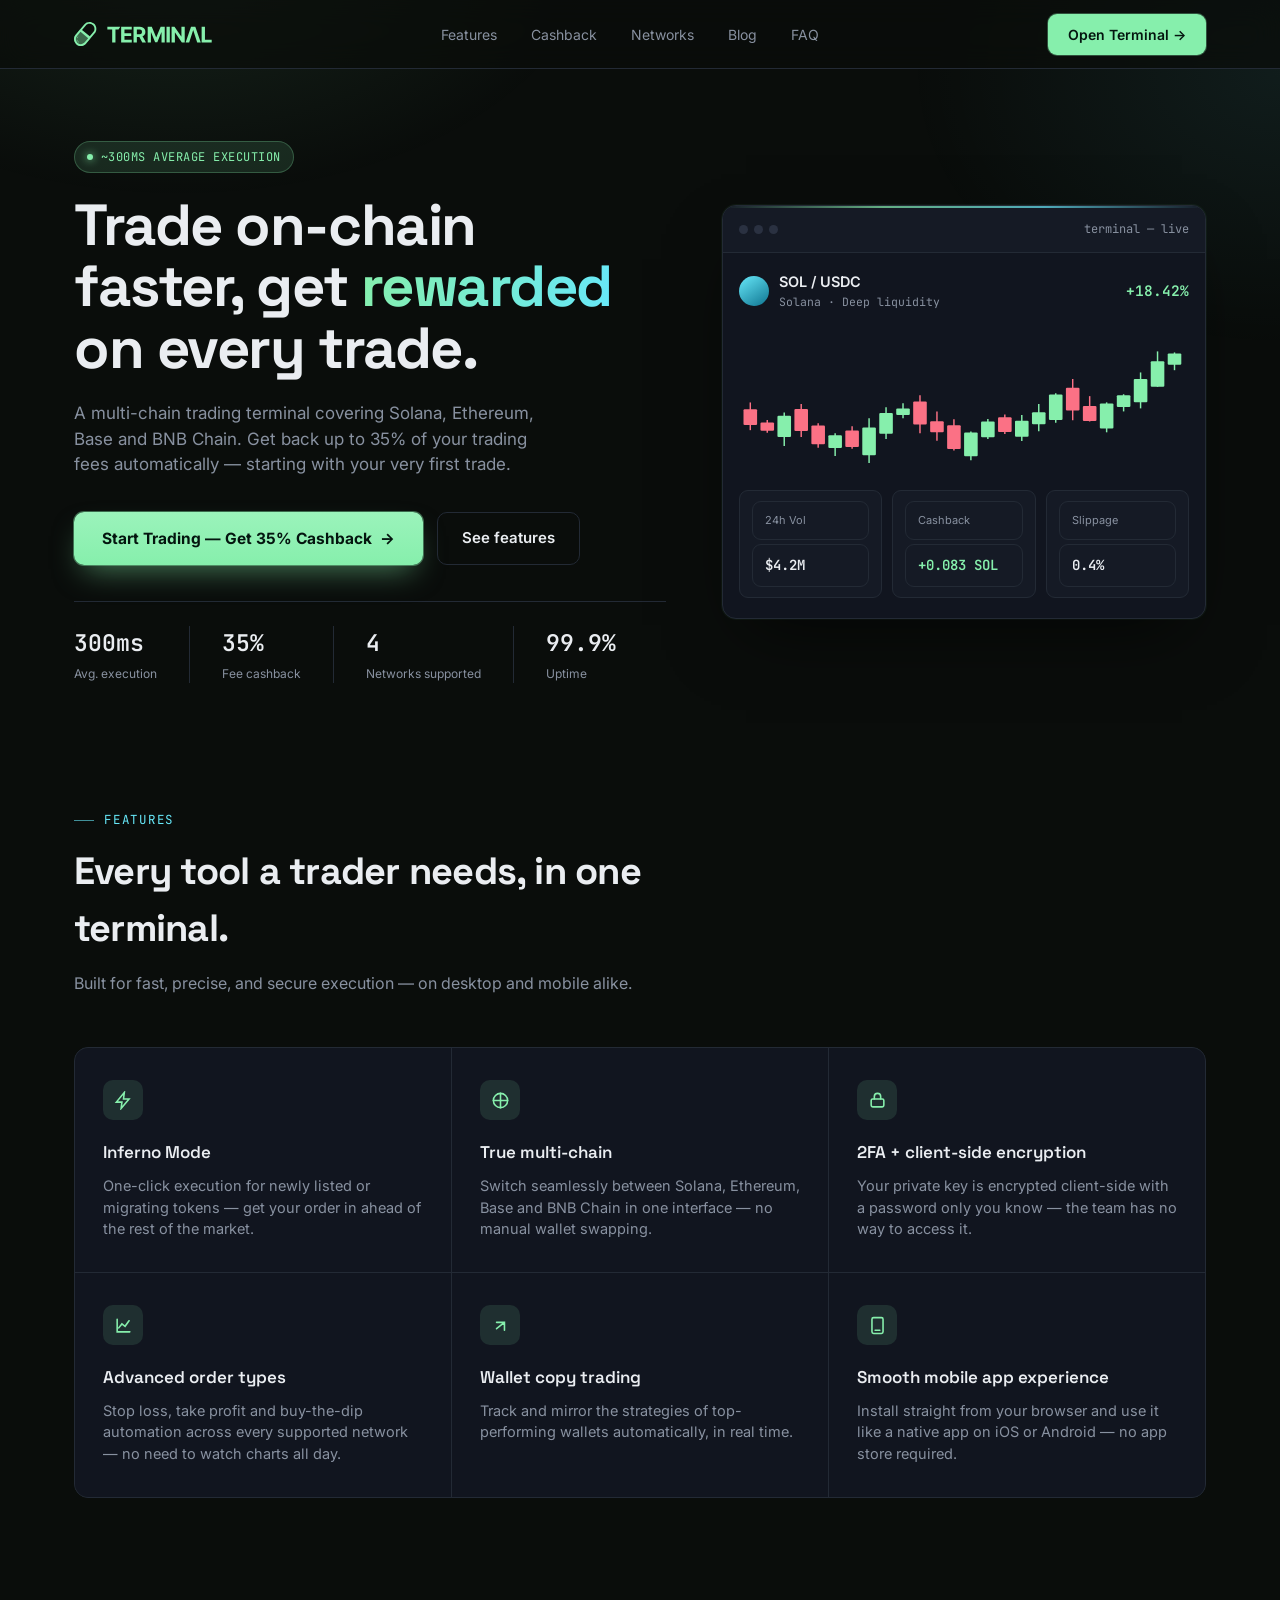
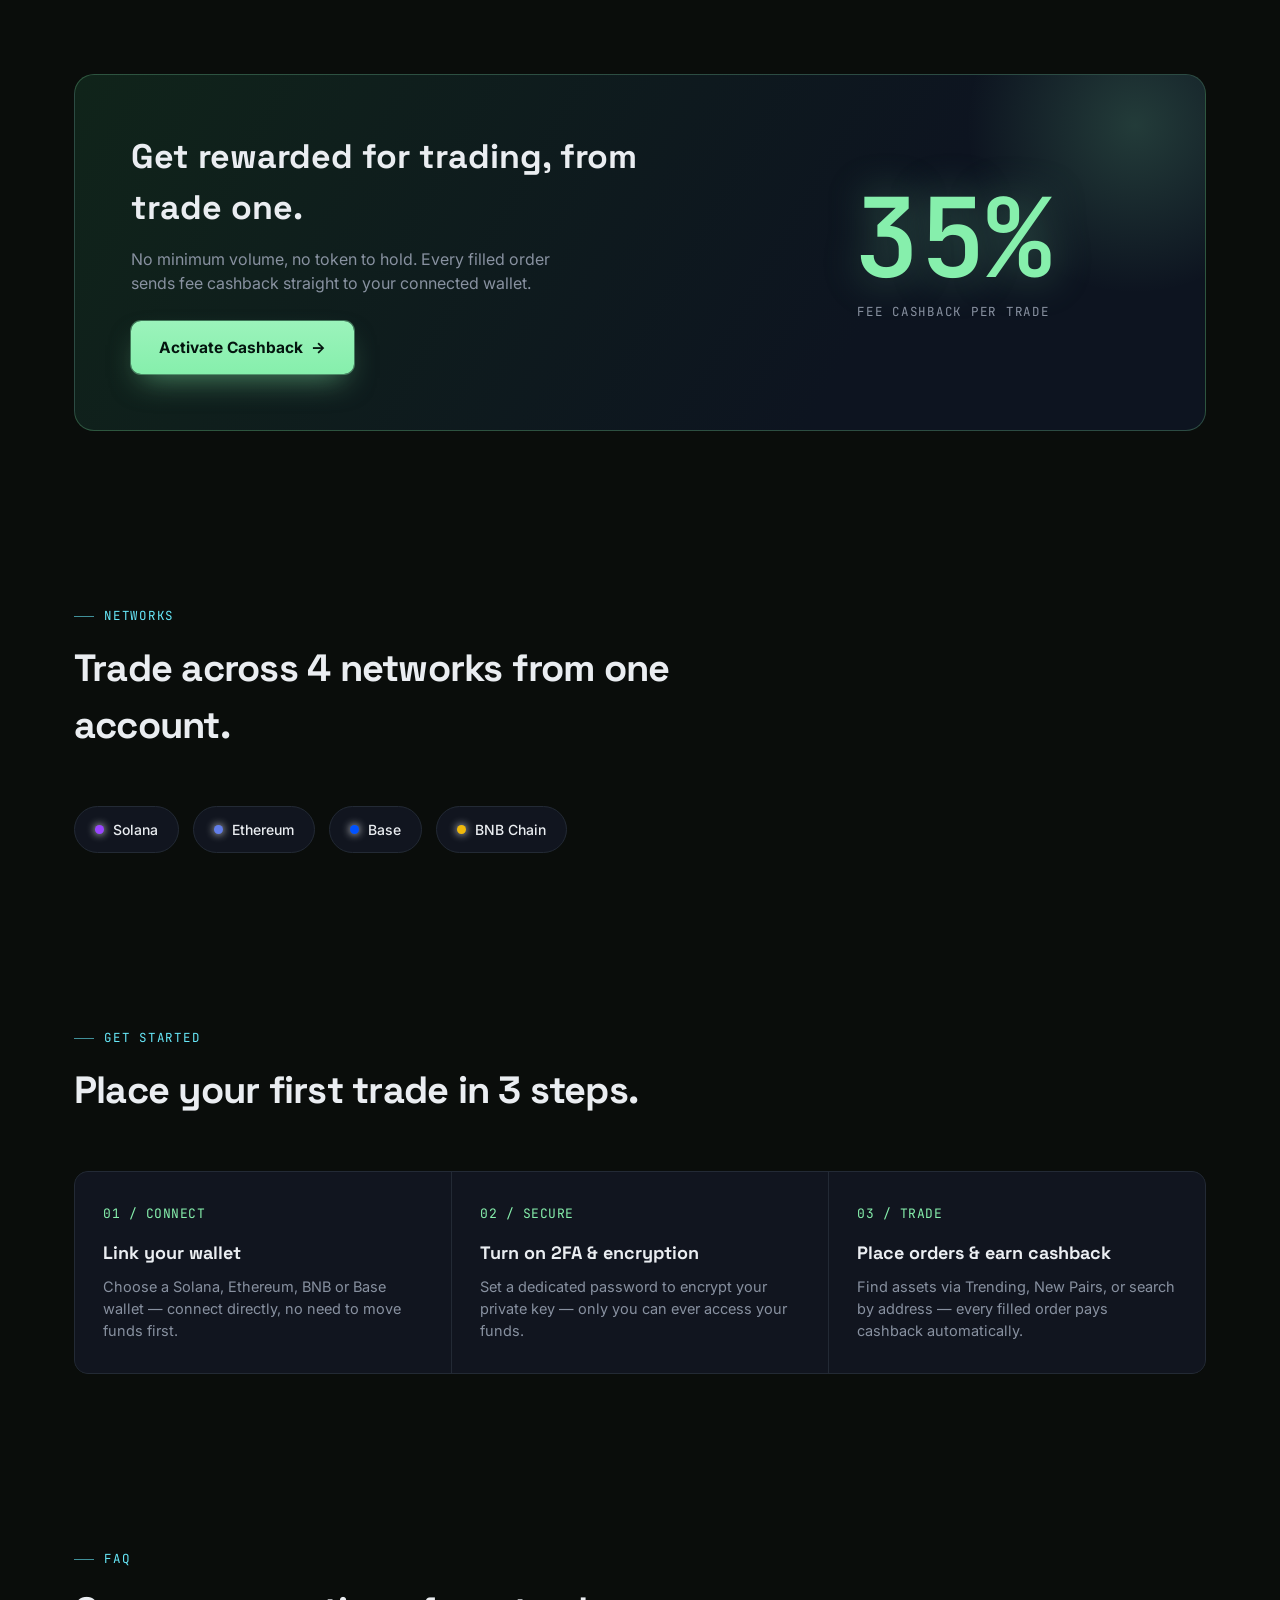
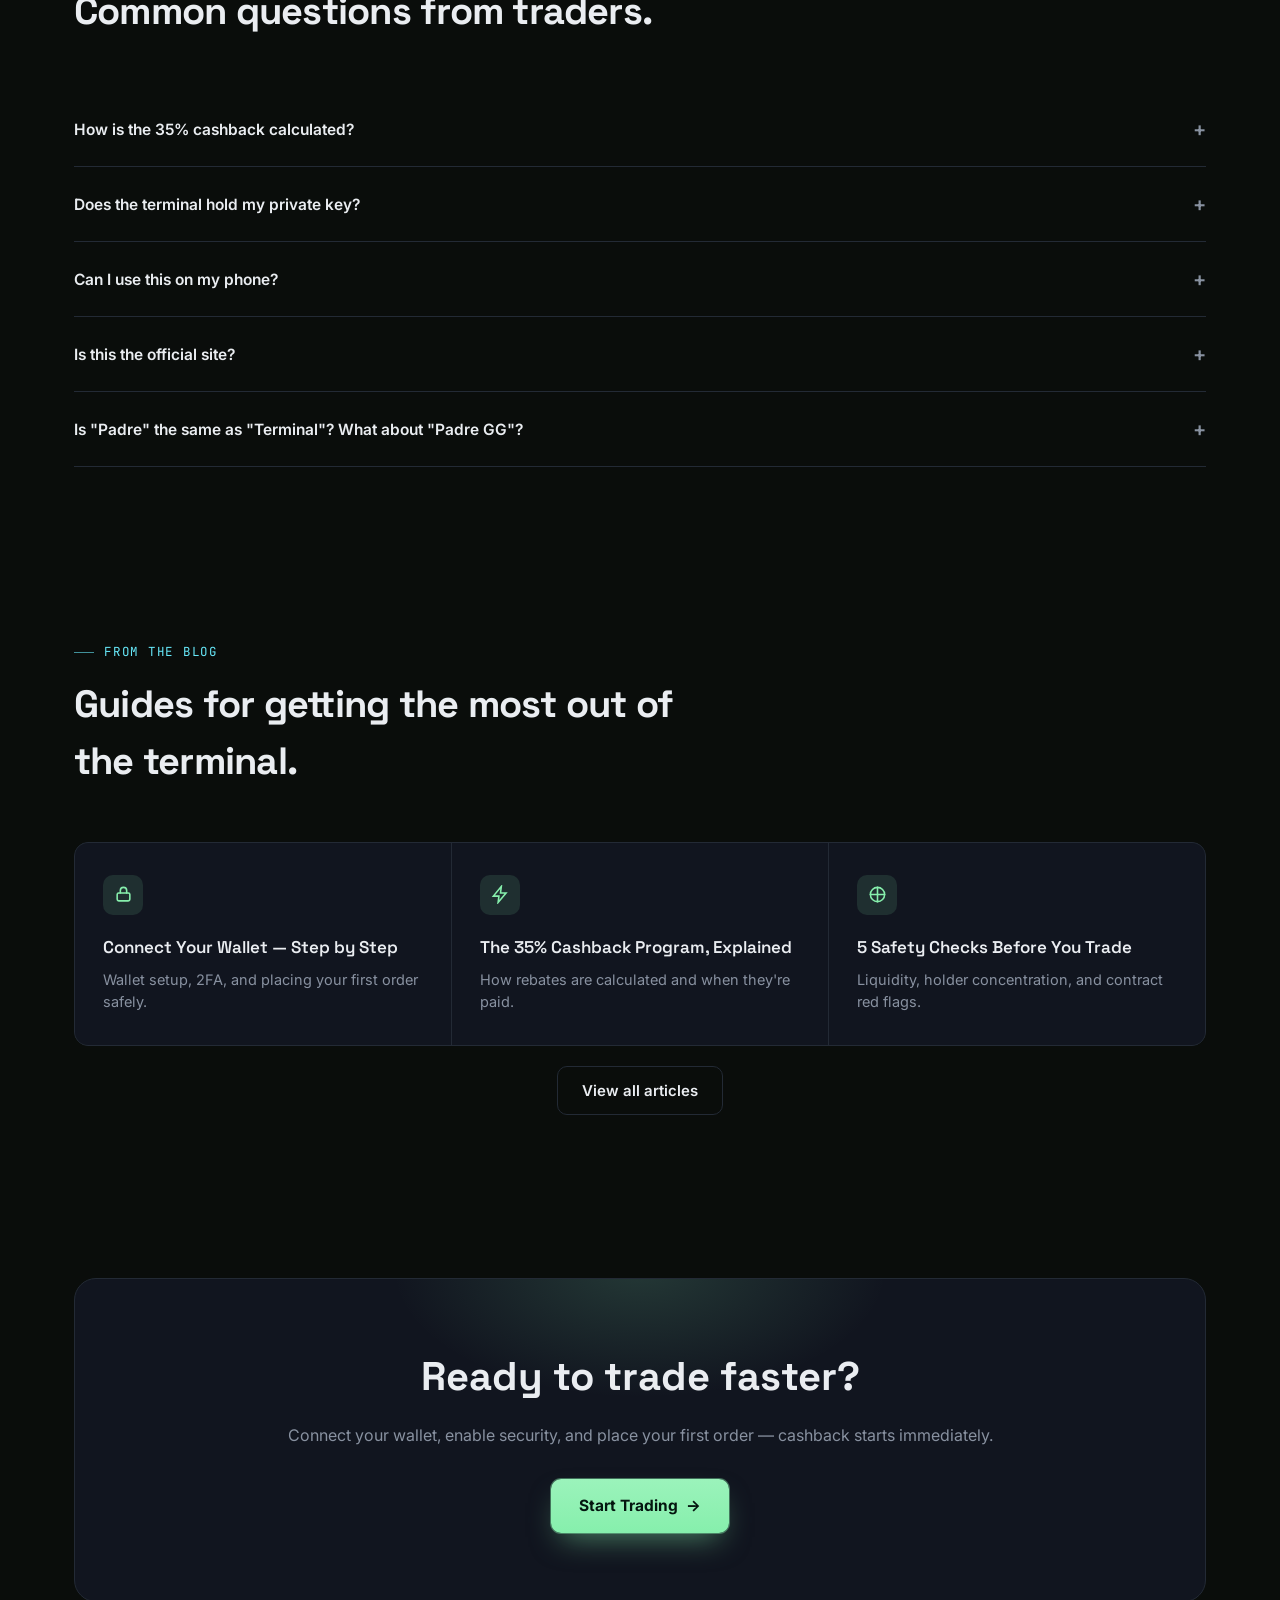
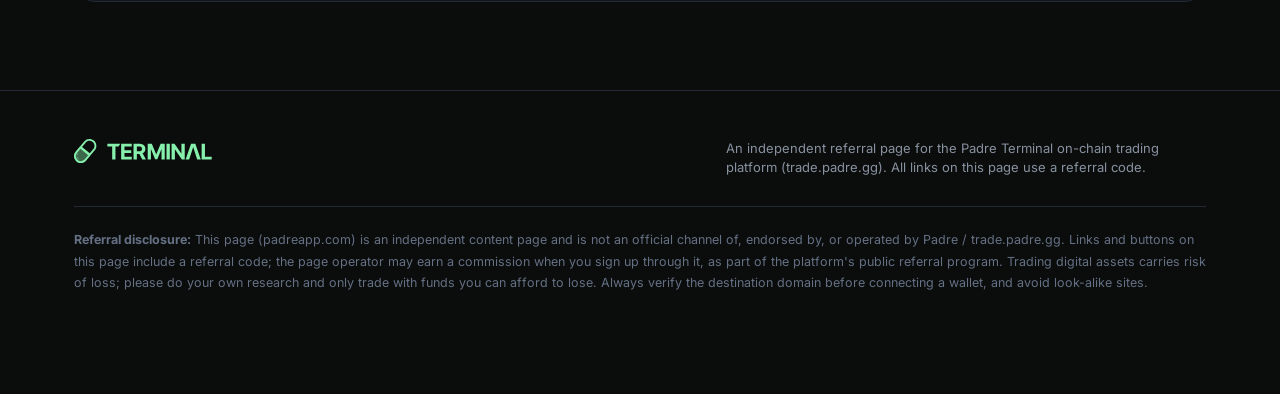
<file: index.html>
<!DOCTYPE html>
<html lang="en">
<head>
<meta charset="UTF-8">
<meta name="viewport" content="width=device-width, initial-scale=1.0, maximum-scale=5.0">
<title>Padre Terminal — The Fastest On-Chain Trading Terminal, 35% Fee Cashback</title>
<meta name="description" content="Trade on Padre Terminal (Padre GG) across Solana, Ethereum, Base and BNB Chain with ~300ms execution. Get up to 35% of your trading fees back automatically.">
<meta property="og:title" content="Padre Terminal — Get 35% Cashback On Every Trade">
<meta property="og:description" content="Padre Terminal (Padre GG): ~300ms execution, 4 networks supported, 2FA-secured. Start trading today.">
<meta property="og:type" content="website">
<meta property="og:site_name" content="Padre Terminal Trading">
<link rel="canonical" href="https://padreapp.com/">
<meta property="og:url" content="https://padreapp.com/">
<script type="application/ld+json">
{
  "@context": "https://schema.org",
  "@type": "WebSite",
  "name": "Padre Terminal Trading",
  "url": "https://padreapp.com/"
}
</script>
<link rel="icon" href="/favicon.ico" sizes="any">
<link rel="icon" href="/favicon-48.png" sizes="48x48" type="image/png">
<link rel="icon" href="/favicon-96.png" type="image/png" sizes="96x96">
<link rel="icon" href="/icon-mark.svg" type="image/svg+xml">
<link rel="apple-touch-icon" href="/apple-touch-icon.png">
<link rel="manifest" href="/site.webmanifest">
<link rel="preconnect" href="https://fonts.googleapis.com">
<link rel="preconnect" href="https://fonts.gstatic.com" crossorigin>
<link href="https://fonts.googleapis.com/css2?family=Space+Grotesk:wght@500;600;700&family=Inter:wght@400;500;600;700&family=JetBrains+Mono:wght@400;500;600&display=swap" rel="stylesheet">
<style>
  :root{
    --bg:#0A0D0B;
    --panel:#11151F;
    --panel-2:#151A25;
    --line:#232A35;
    --text:#EAEDF1;
    --muted:#8891A0;
    --up:#86EFAC;
    --up-strong:#4ADE80;
    --down:#FB7185;
    --accent:#67E8F9;
    --up-dim: rgba(134,239,172,0.12);
    --radius:14px;
    --maxw:1180px;
  }
  *{box-sizing:border-box; margin:0; padding:0;}
  html{scroll-behavior:smooth;}
  body{
    background:var(--bg);
    color:var(--text);
    font-family:'Inter',sans-serif;
    line-height:1.5;
    -webkit-font-smoothing:antialiased;
    overflow-x:hidden;
    position:relative;
  }
  body::before{
    content:""; position:fixed; inset:0; z-index:-1; pointer-events:none;
    background:
      radial-gradient(700px 420px at 14% -6%, rgba(134,239,172,0.10), transparent 60%),
      radial-gradient(620px 460px at 100% 8%, rgba(103,232,249,0.07), transparent 60%);
  }
  h1,h2,h3,.mono{font-family:'Space Grotesk',sans-serif;}
  .num{font-family:'JetBrains Mono',monospace;}
  a{color:inherit; text-decoration:none;}
  img{max-width:100%; display:block;}
  .wrap{max-width:var(--maxw); margin:0 auto; padding:0 24px;}
  ::selection{background:var(--up); color:#04150F;}

  /* ---------- Nav ---------- */
  header{
    position:sticky; top:0; z-index:50;
    background:rgba(10,13,11,0.72);
    backdrop-filter:blur(14px);
    border-bottom:1px solid var(--line);
    transition:box-shadow .25s ease, background .25s ease;
  }
  header.scrolled{background:rgba(10,13,11,0.92); box-shadow:0 8px 24px -12px rgba(0,0,0,0.5);}
  nav{display:flex; align-items:center; justify-content:space-between; height:68px;}
  .logo-img{height:24px; width:auto; line-height:0; transition:opacity .15s ease;}
  .logo-img svg{height:24px; width:auto; display:block;}
  .logo-img:hover{opacity:0.85;}
  .nav-links{display:flex; gap:34px; font-size:14px; color:var(--muted);}
  .nav-links a{position:relative; padding:4px 0;}
  .nav-links a::after{
    content:""; position:absolute; left:0; right:100%; bottom:0; height:1px; background:var(--up);
    transition:right .2s ease;
  }
  .nav-links a:hover{color:var(--text);}
  .nav-links a:hover::after{right:0;}
  .nav-cta{
    background:var(--up); color:#04150F; font-weight:600; font-size:14px;
    padding:10px 20px; border-radius:9px; white-space:nowrap;
    box-shadow:0 0 0 1px rgba(134,239,172,0.3);
    transition:transform .15s ease, box-shadow .15s ease;
  }
  .nav-cta:hover{transform:translateY(-1px); box-shadow:0 0 0 1px rgba(134,239,172,0.5), 0 8px 18px -8px rgba(134,239,172,0.5);}
  .nav-mobile-hide{display:flex;}
  @media(max-width:820px){ .nav-mobile-hide{display:none;} }

  .nav-right{display:flex; align-items:center; gap:10px;}
  .hamburger{
    display:none; align-items:center; justify-content:center; flex-shrink:0;
    width:38px; height:38px; border-radius:8px; border:1px solid var(--line);
    background:transparent; color:var(--text); cursor:pointer; padding:0;
  }
  .hamburger svg{width:18px; height:18px;}
  .hamburger.open{border-color:var(--up); color:var(--up);}
  @media(max-width:820px){ .hamburger{display:flex;} }

  .mobile-panel{display:none; flex-direction:column; padding:6px 0 16px; border-top:1px solid var(--line);}
  .mobile-panel.open{display:flex;}
  .mobile-panel a{padding:13px 4px; font-size:15px; color:var(--muted); border-bottom:1px solid var(--line);}
  .mobile-panel a:last-child{border-bottom:none;}
  .mobile-panel a:hover{color:var(--up);}

  @media(max-width:480px){
    .wrap{padding:0 16px;}
    nav{height:60px;}
    .logo-img, .logo-img svg{height:18px;}
    .nav-right{gap:6px;}
    .nav-cta{padding:8px 12px; font-size:12.5px;}
    .hamburger{width:32px; height:32px;}
    .hamburger svg{width:16px; height:16px;}
  }

  /* ---------- Hero ---------- */
  .hero{
    position:relative;
    padding:72px 0 40px;
    overflow:hidden;
  }
  .hero-grid{
    display:grid; grid-template-columns:1.1fr 0.9fr; gap:56px; align-items:center;
  }
  @media(max-width:900px){
    .hero-grid{grid-template-columns:1fr;}
    .hero-grid > div:first-child{text-align:center;}
    .hero p.sub{margin-left:auto; margin-right:auto;}
    .cta-row{justify-content:center;}
    .hero-stats{justify-content:center;}
  }

  .eyebrow{
    display:inline-flex; align-items:center; gap:8px;
    font-family:'JetBrains Mono',monospace; font-size:12px; color:var(--up);
    background:var(--up-dim); border:1px solid rgba(134,239,172,0.25);
    padding:6px 12px; border-radius:100px; margin-bottom:22px;
    letter-spacing:0.04em;
  }
  .eyebrow .dot{width:6px; height:6px; border-radius:50%; background:var(--up); box-shadow:0 0 8px var(--up); animation:pulse 1.6s infinite;}
  @keyframes pulse{0%,100%{opacity:1;} 50%{opacity:0.3;}}

  .hero h1{
    font-size:clamp(34px, 5vw, 58px);
    line-height:1.06; letter-spacing:-0.025em; font-weight:700;
    margin-bottom:22px;
  }
  .hero h1 .hl{
    background:linear-gradient(100deg, var(--up), var(--accent));
    -webkit-background-clip:text; background-clip:text; color:transparent;
  }
  .hero p.sub{
    font-size:17px; color:var(--muted); max-width:480px; margin-bottom:34px;
  }
  .cta-row{display:flex; gap:14px; flex-wrap:wrap; align-items:center; margin-bottom:36px;}
  .btn-primary{
    display:inline-flex; align-items:center; gap:8px;
    background:linear-gradient(180deg, #9BF3BB, var(--up)); color:#04150F; font-weight:700; font-size:15.5px;
    padding:15px 28px; border-radius:10px;
    box-shadow:0 0 0 1px rgba(134,239,172,0.4), 0 14px 30px -10px rgba(134,239,172,0.5);
    transition:transform .15s ease, box-shadow .15s ease;
  }
  .btn-primary:hover{transform:translateY(-2px); box-shadow:0 0 0 1px rgba(134,239,172,0.6), 0 18px 36px -10px rgba(134,239,172,0.6);}
  .btn-primary .arrow{transition:transform .15s ease;}
  .btn-primary:hover .arrow{transform:translateX(3px);}
  .btn-ghost{
    border:1px solid var(--line); color:var(--text); font-weight:600; font-size:15px;
    padding:14px 24px; border-radius:10px; transition:border-color .15s ease, background .15s ease;
  }
  .btn-ghost:hover{border-color:#3a4353; background:rgba(255,255,255,0.02);}

  .hero-stats{display:flex; gap:0; flex-wrap:wrap; margin-top:8px; border-top:1px solid var(--line); padding-top:24px;}
  .stat{padding-right:32px; margin-right:32px; border-right:1px solid var(--line);}
  .stat:last-child{border-right:none; margin-right:0; padding-right:0;}
  .stat .v{font-family:'JetBrains Mono',monospace; font-size:23px; font-weight:600; color:var(--text);}
  .stat .l{font-size:12px; color:var(--muted); margin-top:4px;}

  /* terminal panel */
  .panel{
    background:var(--panel);
    border:1px solid var(--line);
    border-radius:var(--radius);
    overflow:hidden;
    box-shadow:0 30px 70px -24px rgba(0,0,0,0.65), 0 0 0 1px rgba(134,239,172,0.05);
    position:relative;
  }
  .panel::before{
    content:""; position:absolute; top:0; left:0; right:0; height:2px;
    background:linear-gradient(90deg, transparent, var(--up), var(--accent), transparent);
    opacity:0.7;
  }
  .panel-head{
    display:flex; align-items:center; justify-content:space-between;
    padding:14px 16px; border-bottom:1px solid var(--line); background:var(--panel-2);
  }
  .panel-head .dots{display:flex; gap:6px;}
  .panel-head .dots span{width:9px; height:9px; border-radius:50%; background:#2A3141;}
  .panel-head .ttl{font-family:'JetBrains Mono',monospace; font-size:12px; color:var(--muted);}
  .panel-body{padding:18px 16px 20px;}
  .pair-row{display:flex; align-items:center; justify-content:space-between; margin-bottom:14px;}
  .pair{display:flex; align-items:center; gap:10px;}
  .pair-icon{width:30px; height:30px; border-radius:50%; background:linear-gradient(145deg,var(--accent),#0E7490);}
  .pair-name{font-weight:600; font-size:14.5px;}
  .pair-chain{font-size:11.5px; color:var(--muted); font-family:'JetBrains Mono',monospace;}
  .price-up{color:var(--up); font-family:'JetBrains Mono',monospace; font-weight:600; font-size:14.5px;}

  .chart-wrap{height:150px; position:relative; margin:6px 0 16px;}
  .chart-wrap svg{width:100%; height:100%;}

  .mini-stats{display:grid; grid-template-columns:repeat(3,1fr); gap:10px; margin-top:4px;}
  .mini-stats div{background:var(--panel-2); border:1px solid var(--line); border-radius:9px; padding:10px 12px;}
  .mini-stats .l{font-size:11px; color:var(--muted); margin-bottom:4px;}
  .mini-stats .v{font-family:'JetBrains Mono',monospace; font-size:14px; font-weight:600;}
  .mini-stats .v.down{color:var(--down);}
  .mini-stats .v.up{color:var(--up);}

  /* ---------- Sections ---------- */
  section{padding:88px 0;}
  .sec-head{max-width:620px; margin-bottom:52px;}
  .sec-eyebrow{
    display:flex; align-items:center; gap:10px;
    font-family:'JetBrains Mono',monospace; font-size:12.5px; color:var(--accent); margin-bottom:14px; letter-spacing:0.06em;
  }
  .sec-eyebrow::before{content:""; width:20px; height:1px; background:var(--accent); opacity:0.6;}
  .sec-head h2{font-size:clamp(26px,3.4vw,38px); letter-spacing:-0.02em; margin-bottom:14px;}
  .sec-head p{color:var(--muted); font-size:16px;}

  /* features */
  .feat-grid{display:grid; grid-template-columns:repeat(3,1fr); gap:1px; background:var(--line); border:1px solid var(--line); border-radius:var(--radius); overflow:hidden;}
  @media(max-width:860px){ .feat-grid{grid-template-columns:repeat(2,1fr);} }
  @media(max-width:560px){ .feat-grid{grid-template-columns:1fr;} }
  .feat{background:var(--panel); padding:32px 28px; transition:background .2s ease; position:relative;}
  .feat:hover{background:var(--panel-2);}
  .feat-icon{
    width:40px; height:40px; border-radius:10px; background:var(--up-dim); display:flex; align-items:center; justify-content:center; margin-bottom:20px;
    transition:transform .2s ease, background .2s ease;
  }
  .feat:hover .feat-icon{transform:translateY(-2px); background:rgba(134,239,172,0.2);}
  .feat-icon svg{width:19px; height:19px; stroke:var(--up);}
  .feat h3{font-size:17px; margin-bottom:9px; font-weight:600;}
  .feat p{color:var(--muted); font-size:14.5px;}

  /* cashback highlight */
  .cashback{
    position:relative; overflow:hidden;
    background:linear-gradient(120deg, #10241a, #0d1420 70%);
    border:1px solid rgba(134,239,172,0.25);
    border-radius:20px; padding:56px; display:grid; grid-template-columns:1.2fr 0.8fr; gap:40px; align-items:center;
  }
  .cashback::after{
    content:""; position:absolute; width:340px; height:340px; border-radius:50%;
    background:radial-gradient(circle, rgba(134,239,172,0.18), transparent 70%);
    right:-100px; top:-120px; pointer-events:none;
  }
  @media(max-width:800px){
    .cashback{grid-template-columns:1fr; padding:36px 26px; text-align:center;}
    .cashback p{margin-left:auto; margin-right:auto;}
    .cashback .btn-primary{display:inline-flex;}
  }
  .cashback h2{font-size:clamp(24px,3vw,34px); margin-bottom:14px;}
  .cashback p{color:var(--muted); margin-bottom:26px; max-width:440px;}
  .big-num{font-family:'JetBrains Mono',monospace; font-size:clamp(64px,9vw,110px); font-weight:600; color:var(--up); line-height:1; text-align:center; text-shadow:0 0 40px rgba(134,239,172,0.35);}
  .big-num-label{text-align:center; color:var(--muted); font-size:12.5px; margin-top:10px; font-family:'JetBrains Mono',monospace; letter-spacing:0.06em;}

  /* chains */
  .chain-row{display:flex; flex-wrap:wrap; gap:14px; margin-top:8px;}
  .chain-pill{
    display:flex; align-items:center; gap:9px; background:var(--panel); border:1px solid var(--line);
    padding:12px 20px; border-radius:100px; font-size:14px; font-weight:500;
    transition:border-color .15s ease, transform .15s ease;
  }
  .chain-pill:hover{border-color:#3a4353; transform:translateY(-2px);}
  .chain-dot{width:9px; height:9px; border-radius:50%; box-shadow:0 0 8px currentColor;}

  /* steps */
  .steps{display:grid; grid-template-columns:repeat(3,1fr); gap:1px; background:var(--line); border:1px solid var(--line); border-radius:var(--radius); overflow:hidden;}
  @media(max-width:860px){ .steps{grid-template-columns:1fr;} }
  .step{background:var(--panel); padding:32px 28px;}
  .step-n{font-family:'JetBrains Mono',monospace; font-size:13px; color:var(--up); margin-bottom:16px; letter-spacing:0.04em;}
  .step h3{font-size:18px; margin-bottom:10px;}
  .step p{color:var(--muted); font-size:14.5px;}

  /* faq */
  .faq-item{border-bottom:1px solid var(--line); padding:22px 0; transition:padding-left .15s ease;}
  .faq-q{display:flex; justify-content:space-between; align-items:center; cursor:pointer; font-weight:600; font-size:15.5px;}
  .faq-q:hover{color:var(--up);}
  .faq-q .plus{color:var(--muted); font-size:20px; transition:transform .2s; flex-shrink:0; margin-left:16px;}
  .faq-item.open .plus{transform:rotate(45deg); color:var(--up);}
  .faq-a{max-height:0; overflow:hidden; transition:max-height .25s ease;}
  .faq-a p{color:var(--muted); font-size:14.5px; padding-top:14px; max-width:640px;}

  /* final cta */
  .final-cta{
    position:relative; overflow:hidden;
    text-align:center; background:var(--panel); border:1px solid var(--line); border-radius:22px; padding:68px 24px;
  }
  .final-cta::before{
    content:""; position:absolute; width:500px; height:260px; left:50%; top:-140px; transform:translateX(-50%);
    background:radial-gradient(ellipse, rgba(134,239,172,0.16), transparent 70%); pointer-events:none;
  }
  .final-cta h2{font-size:clamp(26px,4vw,40px); margin-bottom:16px; position:relative;}
  .final-cta p{color:var(--muted); margin-bottom:32px; position:relative;}
  .final-cta .btn-primary{position:relative;}

  footer{border-top:1px solid var(--line); padding:48px 0 100px; color:var(--muted); font-size:13px;}
  footer .foot-grid{display:flex; justify-content:space-between; flex-wrap:wrap; gap:20px; margin-bottom:28px; align-items:flex-start;}
  .disclaimer{border-top:1px solid var(--line); padding-top:22px; font-size:12.5px; line-height:1.75; color:#657085;}

  /* sticky mobile cta */
  .sticky-cta{
    position:fixed; bottom:0; left:0; right:0; z-index:60;
    background:rgba(10,13,11,0.92); backdrop-filter:blur(10px);
    border-top:1px solid var(--line); padding:12px 16px;
    display:none; align-items:center; justify-content:space-between; gap:12px;
  }
  .sticky-cta .txt{font-size:13px;}
  .sticky-cta .txt b{display:block; font-size:14.5px;}
  .sticky-cta .txt span{color:var(--muted);}
  .sticky-cta a{background:var(--up); color:#04150F; font-weight:700; font-size:14px; padding:11px 20px; border-radius:9px; white-space:nowrap;}
  @media(max-width:720px){ .sticky-cta{display:flex;} body{padding-bottom:74px;} }

  :focus-visible{outline:2px solid var(--accent); outline-offset:2px;}
  @media (prefers-reduced-motion: reduce){
    *{animation-duration:0.01ms !important; animation-iteration-count:1 !important; scroll-behavior:auto !important;}
  }
</style>
<meta name="google-site-verification" content="y27nLbCdoOfStVc7CJgpd6NTWOuGHdI75Tz1m7C90pw" />
</head>
<body>

<header>
  <div class="wrap">
    <nav>
      <a href="#top" aria-label="Home" class="logo-img">
        <svg viewBox="0 0 460 80" fill="none" xmlns="http://www.w3.org/2000/svg" role="img" aria-label="Padre Terminal logo">
          <g clip-path="url(#clipNav)">
            <path d="M111.18 24.9642V15.8462H154.259L148.422 24.9642H138.201V68.1539H127.239V24.9642H111.18Z" fill="#86EFAC"/>
            <path d="M157.173 68.1539V15.8462H192.518V24.9642H168.264V37.4282H190.699V46.5463H168.264V59.0358H192.62V68.1539H157.173Z" fill="#86EFAC"/>
            <path d="M198.449 68.1539V15.8462H219.142C223.104 15.8462 226.485 16.5528 229.285 17.9661C232.103 19.3623 234.245 21.346 235.713 23.917C237.199 26.4711 237.942 29.4765 237.942 32.933C237.942 36.4065 237.191 39.3949 235.688 41.8978C234.186 44.3838 232.008 46.2909 229.157 47.619C226.322 48.9471 222.891 49.6112 218.861 49.6112H205.005V40.723H217.068C219.185 40.723 220.944 40.4335 222.344 39.8546C223.745 39.2756 224.786 38.4073 225.469 37.2494C226.169 36.0915 226.519 34.6528 226.519 32.933C226.519 31.1963 226.169 29.7319 225.469 28.54C224.786 27.3481 223.736 26.4456 222.319 25.8326C220.919 25.2026 219.151 24.8877 217.017 24.8877H209.538V68.1539H198.449ZM226.775 44.3498L239.811 68.1539H227.57L214.814 44.3498H226.775Z" fill="#86EFAC"/>
            <path d="M245.639 15.8462H259.316L273.762 50.9904H274.375L288.821 15.8462H302.498V68.1539H291.741V34.1079H291.305L277.731 67.8985H270.406L256.832 33.9802H256.397V68.1539H245.639V15.8462Z" fill="#86EFAC"/>
            <path d="M319.416 15.8462V68.1539H308.327V15.8462H319.416Z" fill="#86EFAC"/>
            <path d="M369.117 15.8462V68.1539H359.538L336.718 35.2317H336.334V68.1539H325.245V15.8462H334.977L357.618 48.7428H358.079V15.8462H369.117Z" fill="#86EFAC"/>
            <path d="M383.916 68.1539H372.032L390.14 15.8462H404.431L422.513 68.1539H410.629L397.489 27.7993H397.08L383.916 68.1539Z" fill="#86EFAC"/>
            <path d="M425.427 68.1539V15.8462H436.517V59.0358H459.005V68.1539H425.427Z" fill="#86EFAC"/>
            <path d="M19.7001 25.2716L54.8013 54.725L40.4621 71.8139C32.3288 81.5068 17.8777 82.7711 8.18477 74.6377C-1.50821 66.5044 -2.77252 52.0533 5.36086 42.3604L19.7001 25.2716Z" fill="#86EFAC" fill-opacity="0.4"/>
            <path d="M12.4455 49.9567C10.1821 53.4357 7.52669 61.7278 15.0121 67.0642" stroke="#86EFAC" stroke-width="1.8" stroke-linecap="round" stroke-dasharray="3.62 7.23 12.06 7.23"/>
            <path d="M66.3158 5.36013C76.0084 13.4933 77.273 27.9446 69.1404 37.6376L40.462 71.8151L40.0761 72.2641C31.8782 81.546 17.7253 82.6454 8.18383 74.6391L7.73629 74.2532C-1.54562 66.0552 -2.64564 51.9031 5.36064 42.3617L34.0391 8.18404C42.1725 -1.50815 56.623 -2.77263 66.3158 5.36013ZM21.6579 32.5119L10.0743 46.3169C4.12538 53.4064 5.0497 63.9764 12.139 69.9255C19.2287 75.8744 29.7994 74.9496 35.7483 67.8599L47.3319 54.0551L21.6579 32.5119ZM62.3606 10.0738C55.2711 4.12539 44.7016 5.05031 38.7527 12.1392L26.8169 26.3637L52.491 47.9068L64.4268 33.6823C70.3751 26.5927 69.4499 16.0226 62.3606 10.0738Z" fill="#86EFAC"/>
          </g>
          <defs><clipPath id="clipNav"><rect width="460" height="80" fill="white"/></clipPath></defs>
        </svg>
      </a>
      <div class="nav-links nav-mobile-hide">
        <a href="#features">Features</a>
        <a href="#cashback">Cashback</a>
        <a href="#chains">Networks</a>
        <a href="/blog/">Blog</a>
        <a href="#faq">FAQ</a>
      </div>
      <div class="nav-right">
        <a class="nav-cta" href="/go/" target="_blank" rel="noopener sponsored">Open Terminal →</a>
        <button class="hamburger" id="menuBtn" aria-label="Open menu" aria-expanded="false">
          <svg viewBox="0 0 24 24" fill="none" stroke="currentColor" stroke-width="2" stroke-linecap="round"><path d="M4 7h16M4 12h16M4 17h16"/></svg>
        </button>
      </div>
    </nav>
    <div class="mobile-panel" id="mobilePanel">
      <a href="#features">Features</a>
      <a href="#cashback">Cashback</a>
      <a href="#chains">Networks</a>
      <a href="/blog/">Blog</a>
      <a href="#faq">FAQ</a>
    </div>
  </div>
</header>

<main id="top">
  <section class="hero">
    <div class="wrap">
      <div class="hero-grid">
        <div>
          <div class="eyebrow"><span class="dot"></span>~300MS AVERAGE EXECUTION</div>
          <h1>Trade on-chain<br>faster, get <span class="hl">rewarded</span><br>on every trade.</h1>
          <p class="sub">A multi-chain trading terminal covering Solana, Ethereum, Base and BNB Chain. Get back up to 35% of your trading fees automatically — starting with your very first trade.</p>
          <div class="cta-row">
            <a class="btn-primary" href="/go/" target="_blank" rel="noopener sponsored">Start Trading — Get 35% Cashback<span class="arrow">→</span></a>
            <a class="btn-ghost" href="#features">See features</a>
          </div>
          <div class="hero-stats">
            <div class="stat"><div class="v num">300ms</div><div class="l">Avg. execution</div></div>
            <div class="stat"><div class="v num">35%</div><div class="l">Fee cashback</div></div>
            <div class="stat"><div class="v num">4</div><div class="l">Networks supported</div></div>
            <div class="stat"><div class="v num">99.9%</div><div class="l">Uptime</div></div>
          </div>
        </div>

        <div class="panel">
          <div class="panel-head">
            <div class="dots"><span></span><span></span><span></span></div>
            <div class="ttl">terminal — live</div>
          </div>
          <div class="panel-body">
            <div class="pair-row">
              <div class="pair">
                <div class="pair-icon"></div>
                <div>
                  <div class="pair-name">SOL / USDC</div>
                  <div class="pair-chain">Solana · Deep liquidity</div>
                </div>
              </div>
              <div class="price-up">+18.42%</div>
            </div>
            <div class="chart-wrap">
              <svg viewBox="0 0 400 150" preserveAspectRatio="none" aria-hidden="true">
                <g id="candles"></g>
              </svg>
            </div>
            <div class="mini-stats">
              <div><div class="l">24h Vol</div><div class="v">$4.2M</div></div>
              <div><div class="l">Cashback</div><div class="v up">+0.083 SOL</div></div>
              <div><div class="l">Slippage</div><div class="v">0.4%</div></div>
            </div>
          </div>
        </div>
      </div>
    </div>
  </section>

  <section id="features">
    <div class="wrap">
      <div class="sec-head">
        <div class="sec-eyebrow">FEATURES</div>
        <h2>Every tool a trader needs, in one terminal.</h2>
        <p>Built for fast, precise, and secure execution — on desktop and mobile alike.</p>
      </div>
      <div class="feat-grid">
        <div class="feat">
          <div class="feat-icon"><svg viewBox="0 0 24 24" fill="none" stroke-width="2" stroke-linecap="round"><path d="M13 2 3 14h7l-1 8 10-12h-7l1-8Z"/></svg></div>
          <h3>Inferno Mode</h3>
          <p>One-click execution for newly listed or migrating tokens — get your order in ahead of the rest of the market.</p>
        </div>
        <div class="feat">
          <div class="feat-icon"><svg viewBox="0 0 24 24" fill="none" stroke-width="2" stroke-linecap="round"><circle cx="12" cy="12" r="9"/><path d="M12 3v18M3 12h18"/></svg></div>
          <h3>True multi-chain</h3>
          <p>Switch seamlessly between Solana, Ethereum, Base and BNB Chain in one interface — no manual wallet swapping.</p>
        </div>
        <div class="feat">
          <div class="feat-icon"><svg viewBox="0 0 24 24" fill="none" stroke-width="2" stroke-linecap="round"><rect x="4" y="10" width="16" height="10" rx="2"/><path d="M8 10V7a4 4 0 0 1 8 0v3"/></svg></div>
          <h3>2FA + client-side encryption</h3>
          <p>Your private key is encrypted client-side with a password only you know — the team has no way to access it.</p>
        </div>
        <div class="feat">
          <div class="feat-icon"><svg viewBox="0 0 24 24" fill="none" stroke-width="2" stroke-linecap="round"><path d="M4 4v16h16"/><path d="m6 15 4-5 4 3 5-7"/></svg></div>
          <h3>Advanced order types</h3>
          <p>Stop loss, take profit and buy-the-dip automation across every supported network — no need to watch charts all day.</p>
        </div>
        <div class="feat">
          <div class="feat-icon"><svg viewBox="0 0 24 24" fill="none" stroke-width="2" stroke-linecap="round"><path d="M17 8 7 16M7 8h10v10"/></svg></div>
          <h3>Wallet copy trading</h3>
          <p>Track and mirror the strategies of top-performing wallets automatically, in real time.</p>
        </div>
        <div class="feat">
          <div class="feat-icon"><svg viewBox="0 0 24 24" fill="none" stroke-width="2" stroke-linecap="round"><rect x="5" y="2" width="14" height="20" rx="2"/><path d="M9 18h6"/></svg></div>
          <h3>Smooth mobile app experience</h3>
          <p>Install straight from your browser and use it like a native app on iOS or Android — no app store required.</p>
        </div>
      </div>
    </div>
  </section>

  <section id="cashback">
    <div class="wrap">
      <div class="cashback">
        <div>
          <h2>Get rewarded for trading, from trade one.</h2>
          <p>No minimum volume, no token to hold. Every filled order sends fee cashback straight to your connected wallet.</p>
          <a class="btn-primary" href="/go/" target="_blank" rel="noopener sponsored">Activate Cashback<span class="arrow">→</span></a>
        </div>
        <div>
          <div class="big-num">35%</div>
          <div class="big-num-label">FEE CASHBACK PER TRADE</div>
        </div>
      </div>
    </div>
  </section>

  <section id="chains">
    <div class="wrap">
      <div class="sec-head">
        <div class="sec-eyebrow">NETWORKS</div>
        <h2>Trade across 4 networks from one account.</h2>
      </div>
      <div class="chain-row">
        <div class="chain-pill"><span class="chain-dot" style="background:#9945FF"></span>Solana</div>
        <div class="chain-pill"><span class="chain-dot" style="background:#627EEA"></span>Ethereum</div>
        <div class="chain-pill"><span class="chain-dot" style="background:#0052FF"></span>Base</div>
        <div class="chain-pill"><span class="chain-dot" style="background:#F0B90B"></span>BNB Chain</div>
      </div>
    </div>
  </section>

  <section>
    <div class="wrap">
      <div class="sec-head">
        <div class="sec-eyebrow">GET STARTED</div>
        <h2>Place your first trade in 3 steps.</h2>
      </div>
      <div class="steps">
        <div class="step">
          <div class="step-n">01 / CONNECT</div>
          <h3>Link your wallet</h3>
          <p>Choose a Solana, Ethereum, BNB or Base wallet — connect directly, no need to move funds first.</p>
        </div>
        <div class="step">
          <div class="step-n">02 / SECURE</div>
          <h3>Turn on 2FA & encryption</h3>
          <p>Set a dedicated password to encrypt your private key — only you can ever access your funds.</p>
        </div>
        <div class="step">
          <div class="step-n">03 / TRADE</div>
          <h3>Place orders & earn cashback</h3>
          <p>Find assets via Trending, New Pairs, or search by address — every filled order pays cashback automatically.</p>
        </div>
      </div>
    </div>
  </section>

  <section id="faq">
    <div class="wrap">
      <div class="sec-head">
        <div class="sec-eyebrow">FAQ</div>
        <h2>Common questions from traders.</h2>
      </div>
      <div class="faq-list">
        <div class="faq-item">
          <div class="faq-q">How is the 35% cashback calculated? <span class="plus">+</span></div>
          <div class="faq-a"><p>Cashback is calculated on the trading fee for every filled order and paid directly in SOL to your connected wallet — no manual claim needed.</p></div>
        </div>
        <div class="faq-item">
          <div class="faq-q">Does the terminal hold my private key? <span class="plus">+</span></div>
          <div class="faq-a"><p>No. Your private key is encrypted client-side with a password only you set — the operating team has no way to access your funds.</p></div>
        </div>
        <div class="faq-item">
          <div class="faq-q">Can I use this on my phone? <span class="plus">+</span></div>
          <div class="faq-a"><p>Yes. The terminal runs as a progressive web app — install it straight to your home screen for a near-native experience on iOS and Android.</p></div>
        </div>
        <div class="faq-item">
          <div class="faq-q">Is this the official site? <span class="plus">+</span></div>
          <div class="faq-a"><p>This is an independent referral page linking to the official trading terminal. See the disclosure at the bottom of this page for details.</p></div>
        </div>
        <div class="faq-item">
          <div class="faq-q">Is "Padre" the same as "Terminal"? What about "Padre GG"? <span class="plus">+</span></div>
          <div class="faq-a"><p>Yes — Padre Terminal, Padre GG, and simply "Terminal" all refer to the same platform. The trading URL itself (trade.padre.gg) is where the "Padre GG" name comes from. The platform was rebranded from Padre to Terminal after being acquired by Pump.fun in October 2025 — same trading engine and self-custody model, new name and ownership. Read the <a class="inline-link" href="/blog/padre-now-called-terminal.html" style="color:var(--up); border-bottom:1px solid rgba(134,239,172,0.4);">full rebrand explainer</a> for details.</p></div>
        </div>
      </div>
    </div>
  </section>

  <section id="blog-preview">
    <div class="wrap">
      <div class="sec-head">
        <div class="sec-eyebrow">FROM THE BLOG</div>
        <h2>Guides for getting the most out of the terminal.</h2>
      </div>
      <div class="feat-grid">
        <a class="feat" href="/blog/how-to-connect-wallet-padre-terminal.html" style="display:block;">
          <div class="feat-icon"><svg viewBox="0 0 24 24" fill="none" stroke-width="2" stroke-linecap="round"><rect x="4" y="10" width="16" height="10" rx="2"/><path d="M8 10V7a4 4 0 0 1 8 0v3"/></svg></div>
          <h3>Connect Your Wallet — Step by Step</h3>
          <p>Wallet setup, 2FA, and placing your first order safely.</p>
        </a>
        <a class="feat" href="/blog/cashback-program-explained.html" style="display:block;">
          <div class="feat-icon"><svg viewBox="0 0 24 24" fill="none" stroke-width="2" stroke-linecap="round"><path d="M13 2 3 14h7l-1 8 10-12h-7l1-8Z"/></svg></div>
          <h3>The 35% Cashback Program, Explained</h3>
          <p>How rebates are calculated and when they're paid.</p>
        </a>
        <a class="feat" href="/blog/token-safety-checklist.html" style="display:block;">
          <div class="feat-icon"><svg viewBox="0 0 24 24" fill="none" stroke-width="2" stroke-linecap="round"><circle cx="12" cy="12" r="9"/><path d="M12 3v18M3 12h18"/></svg></div>
          <h3>5 Safety Checks Before You Trade</h3>
          <p>Liquidity, holder concentration, and contract red flags.</p>
        </a>
      </div>
      <div style="text-align:center; margin-top:32px;">
        <a class="btn-ghost" href="/blog/">View all articles</a>
      </div>
    </div>
  </section>

  <section>
    <div class="wrap">
      <div class="final-cta">
        <h2>Ready to trade faster?</h2>
        <p>Connect your wallet, enable security, and place your first order — cashback starts immediately.</p>
        <a class="btn-primary" href="/go/" target="_blank" rel="noopener sponsored">Start Trading<span class="arrow">→</span></a>
      </div>
    </div>
  </section>
</main>

<footer>
  <div class="wrap">
    <div class="foot-grid">
      <span class="logo-img" style="display:inline-block;">
        <svg viewBox="0 0 460 80" fill="none" xmlns="http://www.w3.org/2000/svg" role="img" aria-label="Padre Terminal logo">
          <g clip-path="url(#clipFooter)">
            <path d="M111.18 24.9642V15.8462H154.259L148.422 24.9642H138.201V68.1539H127.239V24.9642H111.18Z" fill="#86EFAC"/>
            <path d="M157.173 68.1539V15.8462H192.518V24.9642H168.264V37.4282H190.699V46.5463H168.264V59.0358H192.62V68.1539H157.173Z" fill="#86EFAC"/>
            <path d="M198.449 68.1539V15.8462H219.142C223.104 15.8462 226.485 16.5528 229.285 17.9661C232.103 19.3623 234.245 21.346 235.713 23.917C237.199 26.4711 237.942 29.4765 237.942 32.933C237.942 36.4065 237.191 39.3949 235.688 41.8978C234.186 44.3838 232.008 46.2909 229.157 47.619C226.322 48.9471 222.891 49.6112 218.861 49.6112H205.005V40.723H217.068C219.185 40.723 220.944 40.4335 222.344 39.8546C223.745 39.2756 224.786 38.4073 225.469 37.2494C226.169 36.0915 226.519 34.6528 226.519 32.933C226.519 31.1963 226.169 29.7319 225.469 28.54C224.786 27.3481 223.736 26.4456 222.319 25.8326C220.919 25.2026 219.151 24.8877 217.017 24.8877H209.538V68.1539H198.449ZM226.775 44.3498L239.811 68.1539H227.57L214.814 44.3498H226.775Z" fill="#86EFAC"/>
            <path d="M245.639 15.8462H259.316L273.762 50.9904H274.375L288.821 15.8462H302.498V68.1539H291.741V34.1079H291.305L277.731 67.8985H270.406L256.832 33.9802H256.397V68.1539H245.639V15.8462Z" fill="#86EFAC"/>
            <path d="M319.416 15.8462V68.1539H308.327V15.8462H319.416Z" fill="#86EFAC"/>
            <path d="M369.117 15.8462V68.1539H359.538L336.718 35.2317H336.334V68.1539H325.245V15.8462H334.977L357.618 48.7428H358.079V15.8462H369.117Z" fill="#86EFAC"/>
            <path d="M383.916 68.1539H372.032L390.14 15.8462H404.431L422.513 68.1539H410.629L397.489 27.7993H397.08L383.916 68.1539Z" fill="#86EFAC"/>
            <path d="M425.427 68.1539V15.8462H436.517V59.0358H459.005V68.1539H425.427Z" fill="#86EFAC"/>
            <path d="M19.7001 25.2716L54.8013 54.725L40.4621 71.8139C32.3288 81.5068 17.8777 82.7711 8.18477 74.6377C-1.50821 66.5044 -2.77252 52.0533 5.36086 42.3604L19.7001 25.2716Z" fill="#86EFAC" fill-opacity="0.4"/>
            <path d="M12.4455 49.9567C10.1821 53.4357 7.52669 61.7278 15.0121 67.0642" stroke="#86EFAC" stroke-width="1.8" stroke-linecap="round" stroke-dasharray="3.62 7.23 12.06 7.23"/>
            <path d="M66.3158 5.36013C76.0084 13.4933 77.273 27.9446 69.1404 37.6376L40.462 71.8151L40.0761 72.2641C31.8782 81.546 17.7253 82.6454 8.18383 74.6391L7.73629 74.2532C-1.54562 66.0552 -2.64564 51.9031 5.36064 42.3617L34.0391 8.18404C42.1725 -1.50815 56.623 -2.77263 66.3158 5.36013ZM21.6579 32.5119L10.0743 46.3169C4.12538 53.4064 5.0497 63.9764 12.139 69.9255C19.2287 75.8744 29.7994 74.9496 35.7483 67.8599L47.3319 54.0551L21.6579 32.5119ZM62.3606 10.0738C55.2711 4.12539 44.7016 5.05031 38.7527 12.1392L26.8169 26.3637L52.491 47.9068L64.4268 33.6823C70.3751 26.5927 69.4499 16.0226 62.3606 10.0738Z" fill="#86EFAC"/>
          </g>
          <defs><clipPath id="clipFooter"><rect width="460" height="80" fill="white"/></clipPath></defs>
        </svg>
      </span>
      <div style="max-width:480px;">An independent referral page for the Padre Terminal on-chain trading platform (trade.padre.gg). All links on this page use a referral code.</div>
    </div>
    <div class="disclaimer">
      <strong>Referral disclosure:</strong> This page (padreapp.com) is an independent content page and is not an official channel of, endorsed by, or operated by Padre / trade.padre.gg. Links and buttons on this page include a referral code; the page operator may earn a commission when you sign up through it, as part of the platform's public referral program. Trading digital assets carries risk of loss; please do your own research and only trade with funds you can afford to lose. Always verify the destination domain before connecting a wallet, and avoid look-alike sites.
    </div>
  </div>
</footer>

<div class="sticky-cta">
  <div class="txt"><b>Get 35% fee cashback</b><span>Connect your wallet in 30 seconds</span></div>
  <a href="/go/" target="_blank" rel="noopener sponsored">Start →</a>
</div>

<script>
// candlestick chart
(function(){
  const g = document.getElementById('candles');
  if(!g) return;
  const ns = "http://www.w3.org/2000/svg";
  let x = 4, w = 400, prev = 90;
  const bars = 26, bw = (w - 8) / bars - 3;
  for(let i=0;i<bars;i++){
    const dir = Math.random() > 0.42 ? 1 : -1;
    const body = 6 + Math.random()*22;
    const top = prev - (dir>0? body*0.7 : body*0.3);
    const bottom = prev + (dir>0? body*0.3 : body*0.7);
    const wickTop = top - Math.random()*10;
    const wickBottom = bottom + Math.random()*10;
    const color = dir>0 ? "#86EFAC" : "#FB7185";
    const cx = x + bw/2;

    const wick = document.createElementNS(ns,"line");
    wick.setAttribute("x1",cx); wick.setAttribute("x2",cx);
    wick.setAttribute("y1",Math.max(6,wickTop)); wick.setAttribute("y2",Math.min(144,wickBottom));
    wick.setAttribute("stroke",color); wick.setAttribute("stroke-width","1.3");
    g.appendChild(wick);

    const rect = document.createElementNS(ns,"rect");
    rect.setAttribute("x",x); rect.setAttribute("width",bw);
    rect.setAttribute("y",Math.min(top,bottom)); rect.setAttribute("height",Math.max(2,Math.abs(bottom-top)));
    rect.setAttribute("fill",color); rect.setAttribute("rx","1");
    g.appendChild(rect);

    prev = dir>0 ? top : bottom;
    x += bw + 3;
  }
})();

// mobile menu toggle
(function(){
  var btn = document.getElementById('menuBtn');
  var panel = document.getElementById('mobilePanel');
  if(!btn || !panel) return;
  btn.addEventListener('click', function(){
    var isOpen = panel.classList.toggle('open');
    btn.classList.toggle('open', isOpen);
    btn.setAttribute('aria-expanded', isOpen ? 'true' : 'false');
  });
  panel.querySelectorAll('a').forEach(function(a){
    a.addEventListener('click', function(){
      panel.classList.remove('open');
      btn.classList.remove('open');
      btn.setAttribute('aria-expanded', 'false');
    });
  });
})();

// header shadow on scroll
(function(){
  const header = document.querySelector('header');
  if(!header) return;
  const onScroll = () => header.classList.toggle('scrolled', window.scrollY > 8);
  onScroll();
  window.addEventListener('scroll', onScroll, {passive:true});
})();

// faq accordion
document.querySelectorAll('.faq-item').forEach(item=>{
  const q = item.querySelector('.faq-q');
  const a = item.querySelector('.faq-a');
  q.addEventListener('click', ()=>{
    const isOpen = item.classList.contains('open');
    document.querySelectorAll('.faq-item.open').forEach(o=>{
      o.classList.remove('open');
      o.querySelector('.faq-a').style.maxHeight = null;
    });
    if(!isOpen){
      item.classList.add('open');
      a.style.maxHeight = a.scrollHeight + 20 + "px";
    }
  });
});
</script>

</body>
</html>
</file>
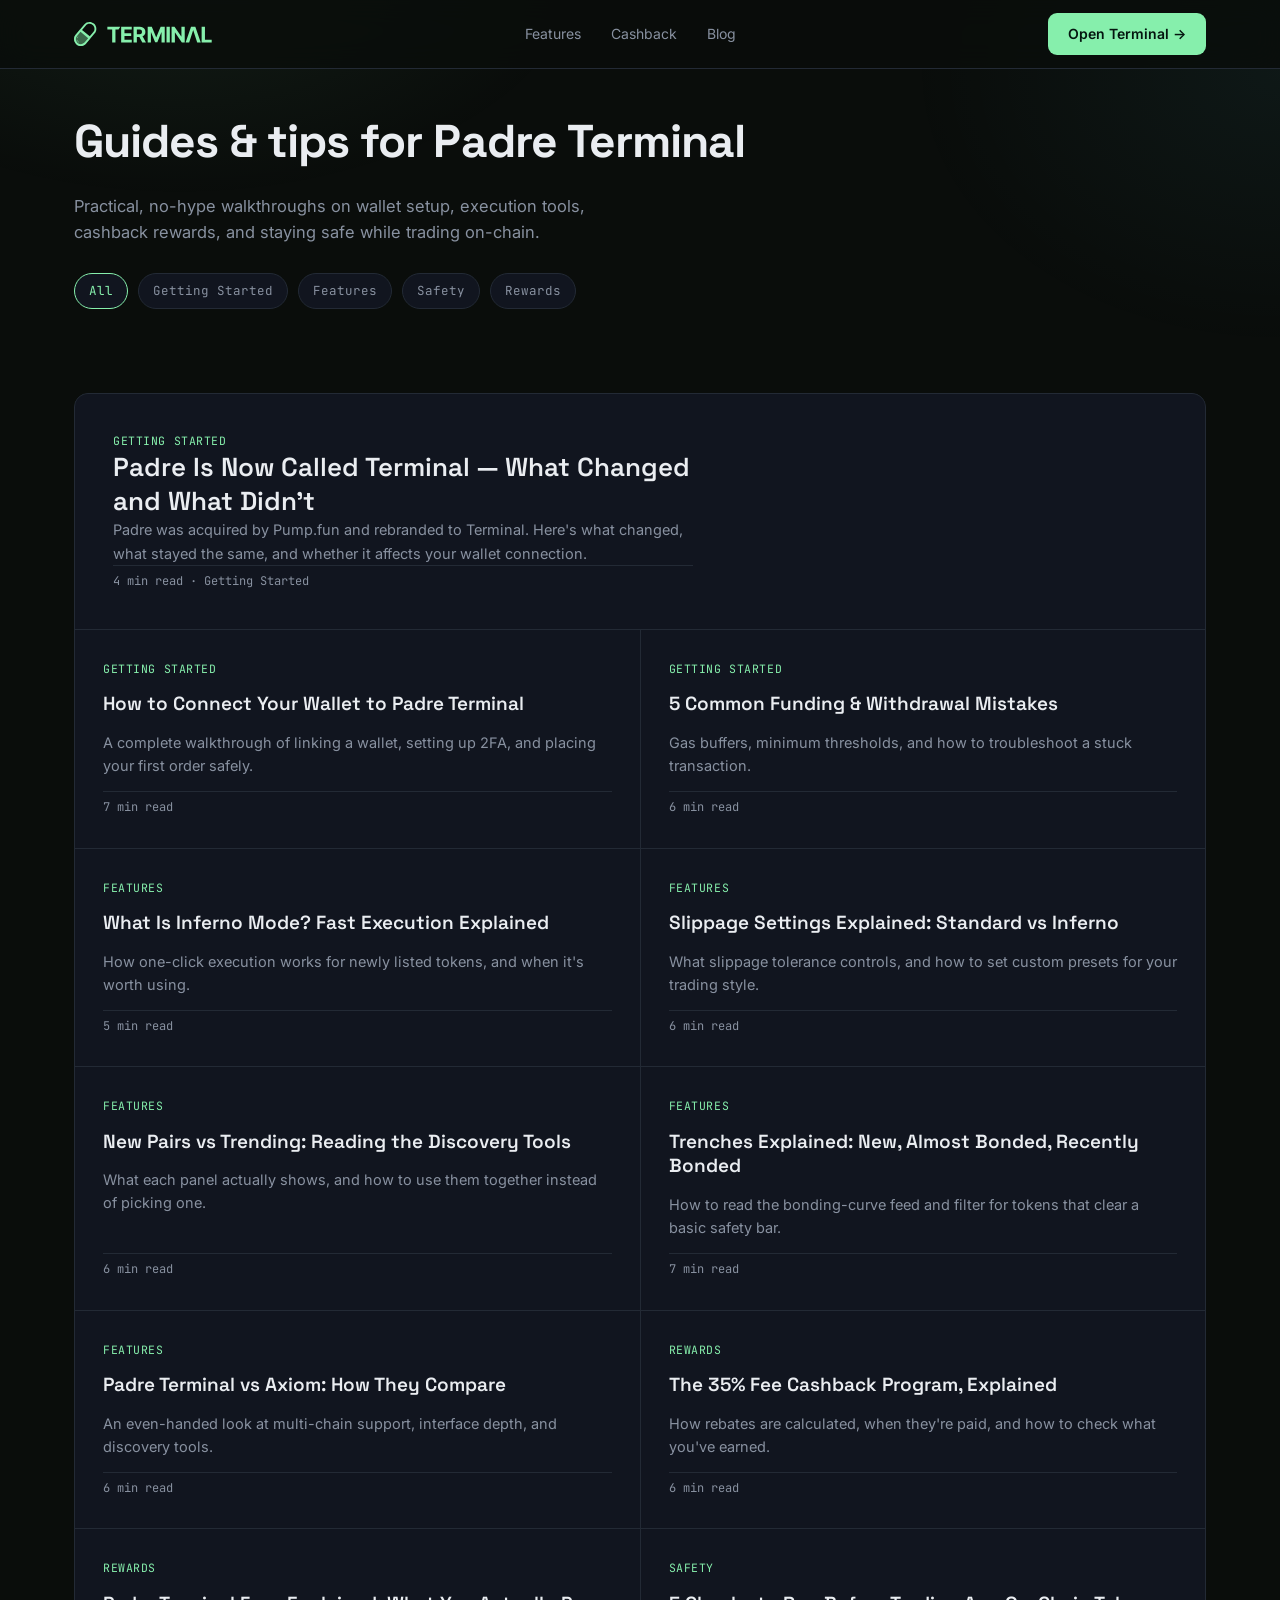
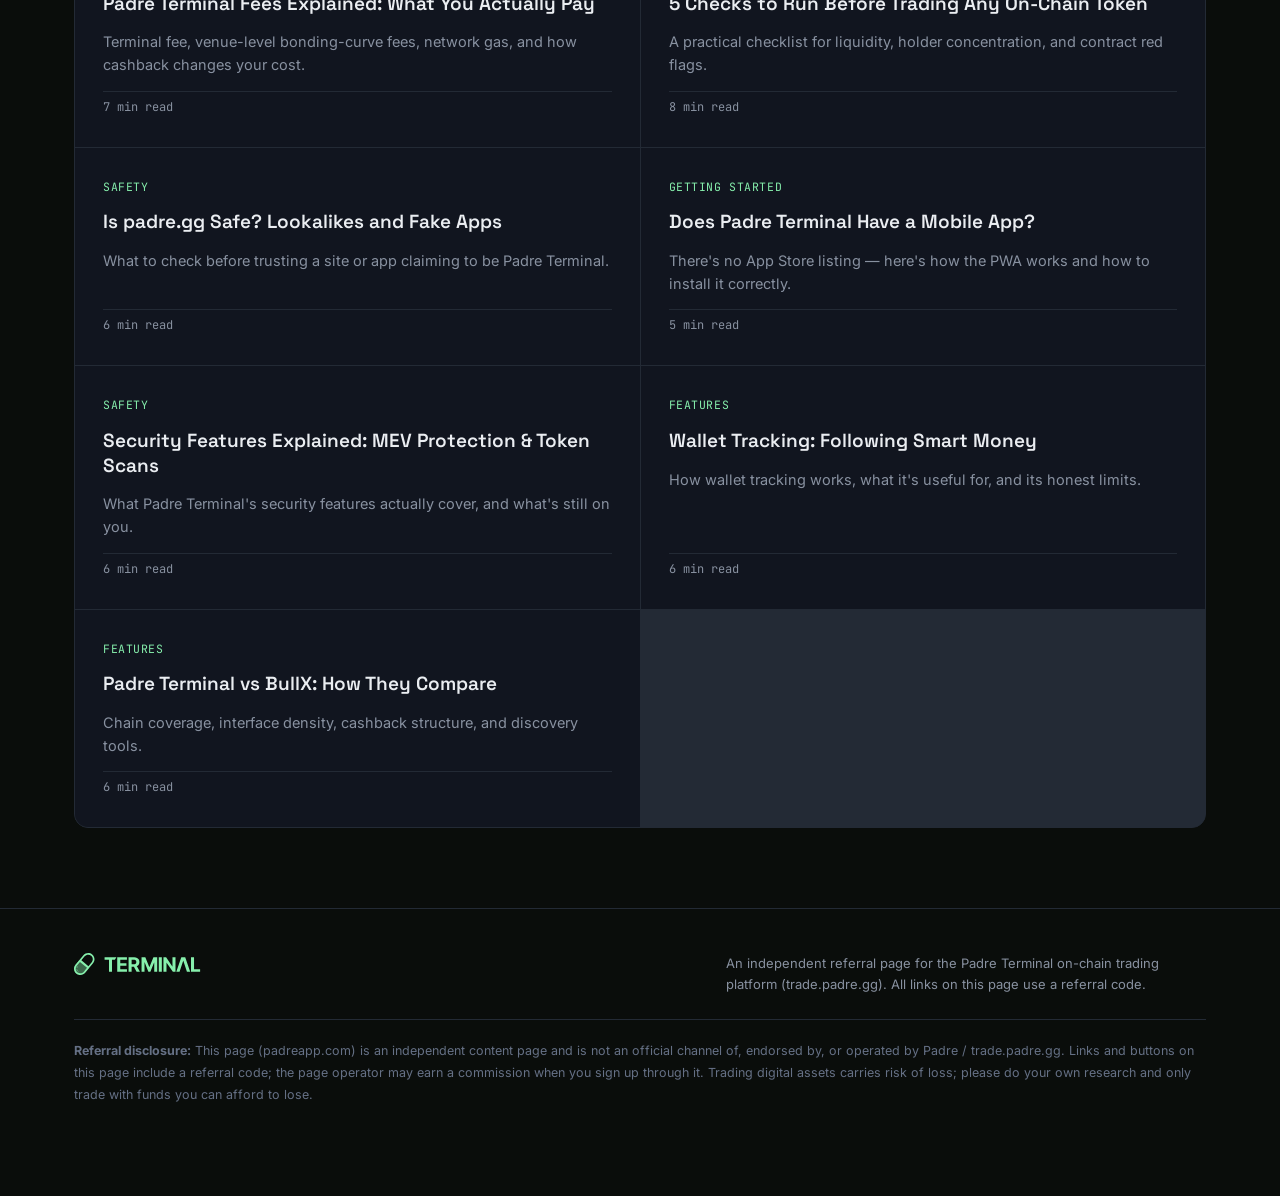
<file: blog/index.html>
<!DOCTYPE html>
<html lang="en">
<head>
<meta charset="UTF-8">
<meta name="viewport" content="width=device-width, initial-scale=1.0">
<title>Blog — Guides & Tips for Padre Terminal | Padre Terminal Referral Hub</title>
<meta name="description" content="Step-by-step guides, feature explainers and safety tips for trading on Padre Terminal — wallet setup, cashback rewards, order types, and on-chain research tools.">
<link rel="canonical" href="https://padreapp.com/blog/">
<meta property="og:title" content="Padre Terminal Blog — Guides & Tips">
<meta property="og:description" content="Practical guides for trading faster and safer on Padre Terminal.">
<meta property="og:type" content="website">
<meta property="og:site_name" content="Padre Terminal Trading">
<meta property="og:url" content="https://padreapp.com/blog/">
<link rel="icon" href="/favicon.ico" sizes="any">
<link rel="icon" href="/favicon-48.png" sizes="48x48" type="image/png">
<link rel="icon" href="/favicon-96.png" type="image/png" sizes="96x96">
<link rel="icon" href="/icon-mark.svg" type="image/svg+xml">
<link rel="apple-touch-icon" href="/apple-touch-icon.png">
<link rel="manifest" href="/site.webmanifest">
<link rel="preconnect" href="https://fonts.googleapis.com">
<link rel="preconnect" href="https://fonts.gstatic.com" crossorigin>
<link href="https://fonts.googleapis.com/css2?family=Space+Grotesk:wght@500;600;700&family=Inter:wght@400;500;600;700&family=JetBrains+Mono:wght@400;500;600&display=swap" rel="stylesheet">
<link rel="stylesheet" href="/blog/styles.css">
<script type="application/ld+json">
{
  "@context": "https://schema.org",
  "@type": "Blog",
  "name": "Padre Terminal Blog",
  "url": "https://padreapp.com/blog/",
  "description": "Guides, feature explainers and safety tips for trading on Padre Terminal."
}
</script>
</head>
<body>

<header>
  <div class="wrap">
    <nav>
      <a href="/" aria-label="Home" class="logo-img">
        <svg viewBox="0 0 460 80" fill="none" xmlns="http://www.w3.org/2000/svg" role="img" aria-label="Padre Terminal logo">
          <g clip-path="url(#clipNavBlog)">
            <path d="M111.18 24.9642V15.8462H154.259L148.422 24.9642H138.201V68.1539H127.239V24.9642H111.18Z" fill="#86EFAC"/>
            <path d="M157.173 68.1539V15.8462H192.518V24.9642H168.264V37.4282H190.699V46.5463H168.264V59.0358H192.62V68.1539H157.173Z" fill="#86EFAC"/>
            <path d="M198.449 68.1539V15.8462H219.142C223.104 15.8462 226.485 16.5528 229.285 17.9661C232.103 19.3623 234.245 21.346 235.713 23.917C237.199 26.4711 237.942 29.4765 237.942 32.933C237.942 36.4065 237.191 39.3949 235.688 41.8978C234.186 44.3838 232.008 46.2909 229.157 47.619C226.322 48.9471 222.891 49.6112 218.861 49.6112H205.005V40.723H217.068C219.185 40.723 220.944 40.4335 222.344 39.8546C223.745 39.2756 224.786 38.4073 225.469 37.2494C226.169 36.0915 226.519 34.6528 226.519 32.933C226.519 31.1963 226.169 29.7319 225.469 28.54C224.786 27.3481 223.736 26.4456 222.319 25.8326C220.919 25.2026 219.151 24.8877 217.017 24.8877H209.538V68.1539H198.449ZM226.775 44.3498L239.811 68.1539H227.57L214.814 44.3498H226.775Z" fill="#86EFAC"/>
            <path d="M245.639 15.8462H259.316L273.762 50.9904H274.375L288.821 15.8462H302.498V68.1539H291.741V34.1079H291.305L277.731 67.8985H270.406L256.832 33.9802H256.397V68.1539H245.639V15.8462Z" fill="#86EFAC"/>
            <path d="M319.416 15.8462V68.1539H308.327V15.8462H319.416Z" fill="#86EFAC"/>
            <path d="M369.117 15.8462V68.1539H359.538L336.718 35.2317H336.334V68.1539H325.245V15.8462H334.977L357.618 48.7428H358.079V15.8462H369.117Z" fill="#86EFAC"/>
            <path d="M383.916 68.1539H372.032L390.14 15.8462H404.431L422.513 68.1539H410.629L397.489 27.7993H397.08L383.916 68.1539Z" fill="#86EFAC"/>
            <path d="M425.427 68.1539V15.8462H436.517V59.0358H459.005V68.1539H425.427Z" fill="#86EFAC"/>
            <path d="M19.7001 25.2716L54.8013 54.725L40.4621 71.8139C32.3288 81.5068 17.8777 82.7711 8.18477 74.6377C-1.50821 66.5044 -2.77252 52.0533 5.36086 42.3604L19.7001 25.2716Z" fill="#86EFAC" fill-opacity="0.4"/>
            <path d="M12.4455 49.9567C10.1821 53.4357 7.52669 61.7278 15.0121 67.0642" stroke="#86EFAC" stroke-width="1.8" stroke-linecap="round" stroke-dasharray="3.62 7.23 12.06 7.23"/>
            <path d="M66.3158 5.36013C76.0084 13.4933 77.273 27.9446 69.1404 37.6376L40.462 71.8151L40.0761 72.2641C31.8782 81.546 17.7253 82.6454 8.18383 74.6391L7.73629 74.2532C-1.54562 66.0552 -2.64564 51.9031 5.36064 42.3617L34.0391 8.18404C42.1725 -1.50815 56.623 -2.77263 66.3158 5.36013ZM21.6579 32.5119L10.0743 46.3169C4.12538 53.4064 5.0497 63.9764 12.139 69.9255C19.2287 75.8744 29.7994 74.9496 35.7483 67.8599L47.3319 54.0551L21.6579 32.5119ZM62.3606 10.0738C55.2711 4.12539 44.7016 5.05031 38.7527 12.1392L26.8169 26.3637L52.491 47.9068L64.4268 33.6823C70.3751 26.5927 69.4499 16.0226 62.3606 10.0738Z" fill="#86EFAC"/>
          </g>
          <defs><clipPath id="clipNavBlog"><rect width="460" height="80" fill="white"/></clipPath></defs>
        </svg>
      </a>
      <div class="nav-links nav-mobile-hide">
        <a href="/#features">Features</a>
        <a href="/#cashback">Cashback</a>
        <a href="/blog/">Blog</a>
      </div>
      <div class="nav-right">
        <a class="nav-cta" href="/go/" target="_blank" rel="noopener sponsored">Open Terminal →</a>
        <button class="hamburger" id="menuBtn" aria-label="Open menu" aria-expanded="false">
          <svg viewBox="0 0 24 24" fill="none" stroke="currentColor" stroke-width="2" stroke-linecap="round"><path d="M4 7h16M4 12h16M4 17h16"/></svg>
        </button>
      </div>
    </nav>
    <div class="mobile-panel" id="mobilePanel">
      <a href="/">Home</a>
      <a href="/#features">Features</a>
      <a href="/#cashback">Cashback</a>
      <a href="/blog/">Blog</a>
    </div>
  </div>
</header>

<main>
  <div class="wrap">
    <div class="blog-hero">
      <h1>Guides & tips for Padre Terminal</h1>
      <p>Practical, no-hype walkthroughs on wallet setup, execution tools, cashback rewards, and staying safe while trading on-chain.</p>

      <div class="tag-row">
        <span class="tag-pill active">All</span>
        <span class="tag-pill">Getting Started</span>
        <span class="tag-pill">Features</span>
        <span class="tag-pill">Safety</span>
        <span class="tag-pill">Rewards</span>
      </div>
    </div>

    <div class="post-grid">
      <a class="post-card featured" href="/blog/padre-now-called-terminal.html">
        <div>
          <div class="cat">GETTING STARTED</div>
          <h2>Padre Is Now Called Terminal — What Changed and What Didn't</h2>
          <p>Padre was acquired by Pump.fun and rebranded to Terminal. Here's what changed, what stayed the same, and whether it affects your wallet connection.</p>
          <div class="meta">4 min read · Getting Started</div>
        </div>
      </a>

      <a class="post-card" href="/blog/how-to-connect-wallet-padre-terminal.html">
        <div class="cat">GETTING STARTED</div>
        <h2>How to Connect Your Wallet to Padre Terminal</h2>
        <p>A complete walkthrough of linking a wallet, setting up 2FA, and placing your first order safely.</p>
        <div class="meta">7 min read</div>
      </a>

      <a class="post-card" href="/blog/funding-withdrawal-mistakes.html">
        <div class="cat">GETTING STARTED</div>
        <h2>5 Common Funding & Withdrawal Mistakes</h2>
        <p>Gas buffers, minimum thresholds, and how to troubleshoot a stuck transaction.</p>
        <div class="meta">6 min read</div>
      </a>

      <a class="post-card" href="/blog/inferno-mode-explained.html">
        <div class="cat">FEATURES</div>
        <h2>What Is Inferno Mode? Fast Execution Explained</h2>
        <p>How one-click execution works for newly listed tokens, and when it's worth using.</p>
        <div class="meta">5 min read</div>
      </a>

      <a class="post-card" href="/blog/slippage-settings-explained.html">
        <div class="cat">FEATURES</div>
        <h2>Slippage Settings Explained: Standard vs Inferno</h2>
        <p>What slippage tolerance controls, and how to set custom presets for your trading style.</p>
        <div class="meta">6 min read</div>
      </a>

      <a class="post-card" href="/blog/new-pairs-vs-trending.html">
        <div class="cat">FEATURES</div>
        <h2>New Pairs vs Trending: Reading the Discovery Tools</h2>
        <p>What each panel actually shows, and how to use them together instead of picking one.</p>
        <div class="meta">6 min read</div>
      </a>

      <a class="post-card" href="/blog/trenches-explained.html">
        <div class="cat">FEATURES</div>
        <h2>Trenches Explained: New, Almost Bonded, Recently Bonded</h2>
        <p>How to read the bonding-curve feed and filter for tokens that clear a basic safety bar.</p>
        <div class="meta">7 min read</div>
      </a>

      <a class="post-card" href="/blog/padre-vs-axiom.html">
        <div class="cat">FEATURES</div>
        <h2>Padre Terminal vs Axiom: How They Compare</h2>
        <p>An even-handed look at multi-chain support, interface depth, and discovery tools.</p>
        <div class="meta">6 min read</div>
      </a>

      <a class="post-card" href="/blog/cashback-program-explained.html">
        <div class="cat">REWARDS</div>
        <h2>The 35% Fee Cashback Program, Explained</h2>
        <p>How rebates are calculated, when they're paid, and how to check what you've earned.</p>
        <div class="meta">6 min read</div>
      </a>

      <a class="post-card" href="/blog/padre-terminal-fees-explained.html">
        <div class="cat">REWARDS</div>
        <h2>Padre Terminal Fees Explained: What You Actually Pay</h2>
        <p>Terminal fee, venue-level bonding-curve fees, network gas, and how cashback changes your cost.</p>
        <div class="meta">7 min read</div>
      </a>

      <a class="post-card" href="/blog/token-safety-checklist.html">
        <div class="cat">SAFETY</div>
        <h2>5 Checks to Run Before Trading Any On-Chain Token</h2>
        <p>A practical checklist for liquidity, holder concentration, and contract red flags.</p>
        <div class="meta">8 min read</div>
      </a>

      <a class="post-card" href="/blog/is-padre-gg-safe.html">
        <div class="cat">SAFETY</div>
        <h2>Is padre.gg Safe? Lookalikes and Fake Apps</h2>
        <p>What to check before trusting a site or app claiming to be Padre Terminal.</p>
        <div class="meta">6 min read</div>
      </a>

      <a class="post-card" href="/blog/does-padre-terminal-have-a-mobile-app.html">
        <div class="cat">GETTING STARTED</div>
        <h2>Does Padre Terminal Have a Mobile App?</h2>
        <p>There's no App Store listing — here's how the PWA works and how to install it correctly.</p>
        <div class="meta">5 min read</div>
      </a>

      <a class="post-card" href="/blog/padre-terminal-security-features.html">
        <div class="cat">SAFETY</div>
        <h2>Security Features Explained: MEV Protection &amp; Token Scans</h2>
        <p>What Padre Terminal's security features actually cover, and what's still on you.</p>
        <div class="meta">6 min read</div>
      </a>

      <a class="post-card" href="/blog/wallet-tracking-padre-terminal.html">
        <div class="cat">FEATURES</div>
        <h2>Wallet Tracking: Following Smart Money</h2>
        <p>How wallet tracking works, what it's useful for, and its honest limits.</p>
        <div class="meta">6 min read</div>
      </a>

      <a class="post-card" href="/blog/padre-terminal-vs-bullx.html">
        <div class="cat">FEATURES</div>
        <h2>Padre Terminal vs BullX: How They Compare</h2>
        <p>Chain coverage, interface density, cashback structure, and discovery tools.</p>
        <div class="meta">6 min read</div>
      </a>
    </div>
  </div>
</main>

<footer>
  <div class="wrap">
    <div class="foot-grid">
      <span class="logo-img" style="display:inline-block;">
        <svg viewBox="0 0 460 80" fill="none" xmlns="http://www.w3.org/2000/svg" role="img" aria-label="Padre Terminal logo" style="height:22px;width:auto;">
          <g clip-path="url(#clipFootBlog)">
            <path d="M111.18 24.9642V15.8462H154.259L148.422 24.9642H138.201V68.1539H127.239V24.9642H111.18Z" fill="#86EFAC"/>
            <path d="M157.173 68.1539V15.8462H192.518V24.9642H168.264V37.4282H190.699V46.5463H168.264V59.0358H192.62V68.1539H157.173Z" fill="#86EFAC"/>
            <path d="M198.449 68.1539V15.8462H219.142C223.104 15.8462 226.485 16.5528 229.285 17.9661C232.103 19.3623 234.245 21.346 235.713 23.917C237.199 26.4711 237.942 29.4765 237.942 32.933C237.942 36.4065 237.191 39.3949 235.688 41.8978C234.186 44.3838 232.008 46.2909 229.157 47.619C226.322 48.9471 222.891 49.6112 218.861 49.6112H205.005V40.723H217.068C219.185 40.723 220.944 40.4335 222.344 39.8546C223.745 39.2756 224.786 38.4073 225.469 37.2494C226.169 36.0915 226.519 34.6528 226.519 32.933C226.519 31.1963 226.169 29.7319 225.469 28.54C224.786 27.3481 223.736 26.4456 222.319 25.8326C220.919 25.2026 219.151 24.8877 217.017 24.8877H209.538V68.1539H198.449ZM226.775 44.3498L239.811 68.1539H227.57L214.814 44.3498H226.775Z" fill="#86EFAC"/>
            <path d="M245.639 15.8462H259.316L273.762 50.9904H274.375L288.821 15.8462H302.498V68.1539H291.741V34.1079H291.305L277.731 67.8985H270.406L256.832 33.9802H256.397V68.1539H245.639V15.8462Z" fill="#86EFAC"/>
            <path d="M319.416 15.8462V68.1539H308.327V15.8462H319.416Z" fill="#86EFAC"/>
            <path d="M369.117 15.8462V68.1539H359.538L336.718 35.2317H336.334V68.1539H325.245V15.8462H334.977L357.618 48.7428H358.079V15.8462H369.117Z" fill="#86EFAC"/>
            <path d="M383.916 68.1539H372.032L390.14 15.8462H404.431L422.513 68.1539H410.629L397.489 27.7993H397.08L383.916 68.1539Z" fill="#86EFAC"/>
            <path d="M425.427 68.1539V15.8462H436.517V59.0358H459.005V68.1539H425.427Z" fill="#86EFAC"/>
            <path d="M19.7001 25.2716L54.8013 54.725L40.4621 71.8139C32.3288 81.5068 17.8777 82.7711 8.18477 74.6377C-1.50821 66.5044 -2.77252 52.0533 5.36086 42.3604L19.7001 25.2716Z" fill="#86EFAC" fill-opacity="0.4"/>
            <path d="M12.4455 49.9567C10.1821 53.4357 7.52669 61.7278 15.0121 67.0642" stroke="#86EFAC" stroke-width="1.8" stroke-linecap="round" stroke-dasharray="3.62 7.23 12.06 7.23"/>
            <path d="M66.3158 5.36013C76.0084 13.4933 77.273 27.9446 69.1404 37.6376L40.462 71.8151L40.0761 72.2641C31.8782 81.546 17.7253 82.6454 8.18383 74.6391L7.73629 74.2532C-1.54562 66.0552 -2.64564 51.9031 5.36064 42.3617L34.0391 8.18404C42.1725 -1.50815 56.623 -2.77263 66.3158 5.36013ZM21.6579 32.5119L10.0743 46.3169C4.12538 53.4064 5.0497 63.9764 12.139 69.9255C19.2287 75.8744 29.7994 74.9496 35.7483 67.8599L47.3319 54.0551L21.6579 32.5119ZM62.3606 10.0738C55.2711 4.12539 44.7016 5.05031 38.7527 12.1392L26.8169 26.3637L52.491 47.9068L64.4268 33.6823C70.3751 26.5927 69.4499 16.0226 62.3606 10.0738Z" fill="#86EFAC"/>
          </g>
          <defs><clipPath id="clipFootBlog"><rect width="460" height="80" fill="white"/></clipPath></defs>
        </svg>
      </span>
      <div style="max-width:480px;">An independent referral page for the Padre Terminal on-chain trading platform (trade.padre.gg). All links on this page use a referral code.</div>
    </div>
    <div class="disclaimer">
      <strong>Referral disclosure:</strong> This page (padreapp.com) is an independent content page and is not an official channel of, endorsed by, or operated by Padre / trade.padre.gg. Links and buttons on this page include a referral code; the page operator may earn a commission when you sign up through it. Trading digital assets carries risk of loss; please do your own research and only trade with funds you can afford to lose.
    </div>
  </div>
</footer>

<script>
(function(){
  var btn = document.getElementById('menuBtn');
  var panel = document.getElementById('mobilePanel');
  if(!btn || !panel) return;
  btn.addEventListener('click', function(){
    var isOpen = panel.classList.toggle('open');
    btn.classList.toggle('open', isOpen);
    btn.setAttribute('aria-expanded', isOpen ? 'true' : 'false');
  });
  panel.querySelectorAll('a').forEach(function(a){
    a.addEventListener('click', function(){
      panel.classList.remove('open');
      btn.classList.remove('open');
      btn.setAttribute('aria-expanded', 'false');
    });
  });
})();
</script>
</body>
</html>
</file>
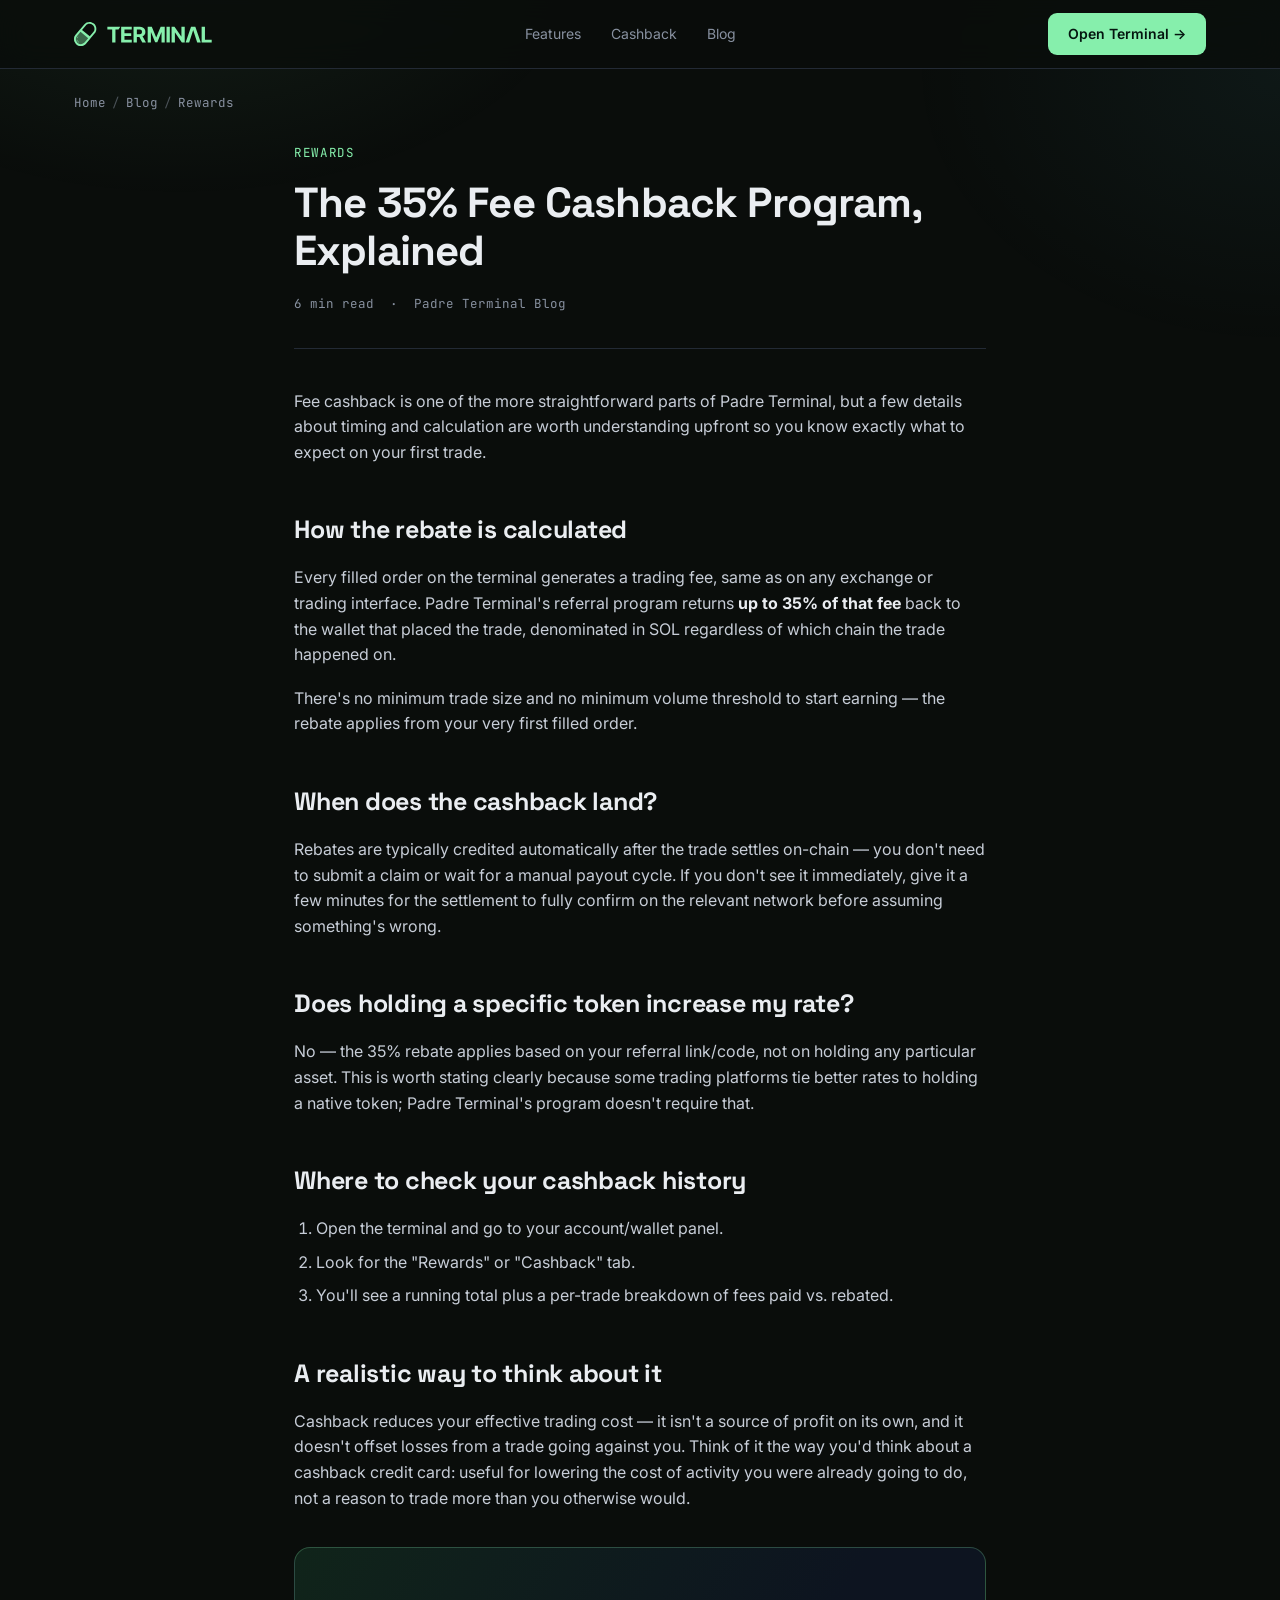
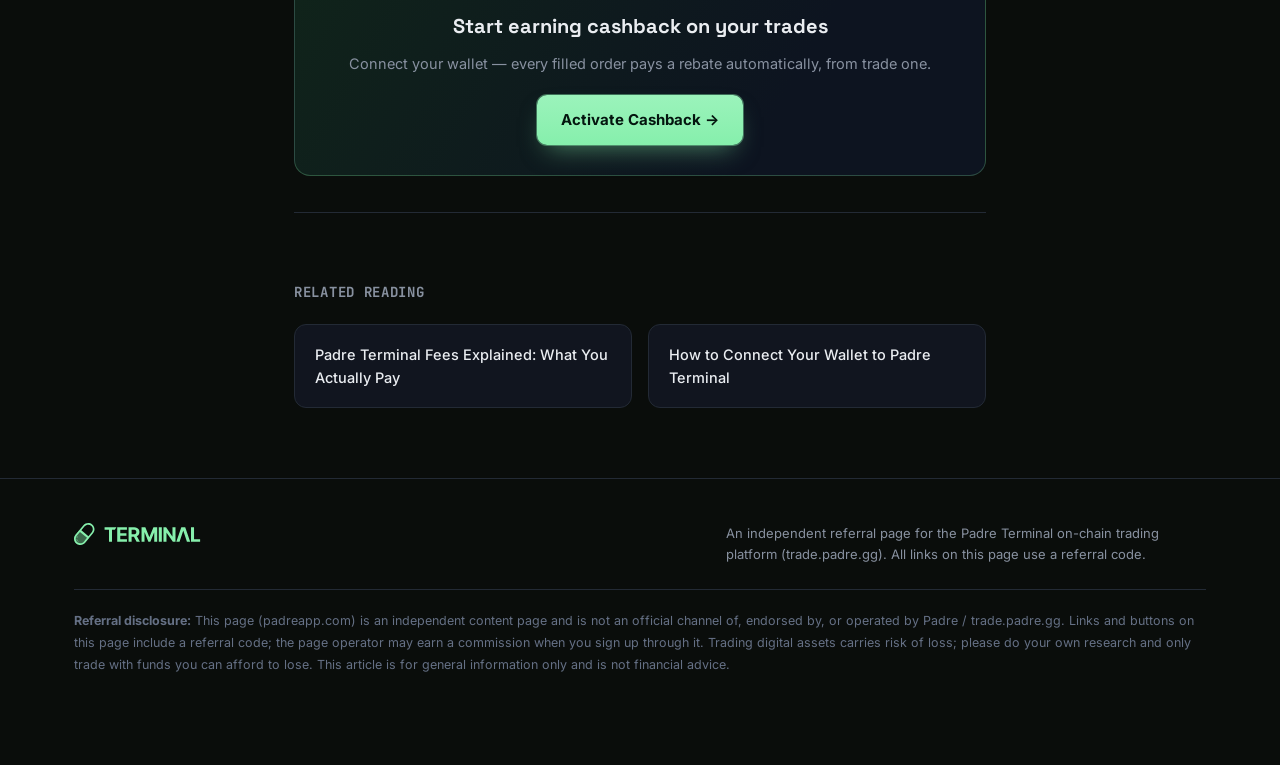
<file: blog/cashback-program-explained.html>
<!DOCTYPE html>
<html lang="en">
<head>
<meta charset="UTF-8">
<meta name="viewport" content="width=device-width, initial-scale=1.0">
<title>Padre Terminal's 35% Fee Cashback Program, Explained</title>
<meta name="description" content="How Padre Terminal's fee cashback is calculated, when it's paid out, and how to check your rebate history.">
<link rel="canonical" href="https://padreapp.com/blog/cashback-program-explained.html">
<meta property="og:title" content="The 35% Fee Cashback Program, Explained">
<meta property="og:description" content="How Padre Terminal's fee cashback is calculated, when it's paid out, and how to check your rebate history.">
<meta property="og:url" content="https://padreapp.com/blog/cashback-program-explained.html">
<meta property="og:type" content="article">
<link rel="icon" href="/favicon.ico" sizes="any">
<link rel="icon" href="/favicon-48.png" sizes="48x48" type="image/png">
<link rel="icon" href="/favicon-96.png" type="image/png" sizes="96x96">
<link rel="icon" href="/icon-mark.svg" type="image/svg+xml">
<link rel="apple-touch-icon" href="/apple-touch-icon.png">
<link rel="manifest" href="/site.webmanifest">
<link rel="preconnect" href="https://fonts.googleapis.com">
<link rel="preconnect" href="https://fonts.gstatic.com" crossorigin>
<link href="https://fonts.googleapis.com/css2?family=Space+Grotesk:wght@500;600;700&family=Inter:wght@400;500;600;700&family=JetBrains+Mono:wght@400;500;600&display=swap" rel="stylesheet">
<link rel="stylesheet" href="/blog/styles.css">
<script type="application/ld+json">
{
  "@context": "https://schema.org",
  "@type": "Article",
  "headline": "The 35% Fee Cashback Program, Explained",
  "description": "How Padre Terminal's fee cashback is calculated, when it's paid out, and how to check your rebate history.",
  "author": {"@type": "Organization", "name": "Padre Terminal Blog"},
  "publisher": {"@type": "Organization", "name": "padreapp.com"},
  "mainEntityOfPage": "https://padreapp.com/blog/cashback-program-explained.html"
}
</script>
</head>
<body>
<header>
  <div class="wrap">
    <nav>
      <a href="/" aria-label="Home" class="logo-img">
        <svg viewBox="0 0 460 80" fill="none" xmlns="http://www.w3.org/2000/svg" role="img" aria-label="Padre Terminal logo">
          <g clip-path="url(#clipNavArt)">
            <path d="M111.18 24.9642V15.8462H154.259L148.422 24.9642H138.201V68.1539H127.239V24.9642H111.18Z" fill="#86EFAC"/>
            <path d="M157.173 68.1539V15.8462H192.518V24.9642H168.264V37.4282H190.699V46.5463H168.264V59.0358H192.62V68.1539H157.173Z" fill="#86EFAC"/>
            <path d="M198.449 68.1539V15.8462H219.142C223.104 15.8462 226.485 16.5528 229.285 17.9661C232.103 19.3623 234.245 21.346 235.713 23.917C237.199 26.4711 237.942 29.4765 237.942 32.933C237.942 36.4065 237.191 39.3949 235.688 41.8978C234.186 44.3838 232.008 46.2909 229.157 47.619C226.322 48.9471 222.891 49.6112 218.861 49.6112H205.005V40.723H217.068C219.185 40.723 220.944 40.4335 222.344 39.8546C223.745 39.2756 224.786 38.4073 225.469 37.2494C226.169 36.0915 226.519 34.6528 226.519 32.933C226.519 31.1963 226.169 29.7319 225.469 28.54C224.786 27.3481 223.736 26.4456 222.319 25.8326C220.919 25.2026 219.151 24.8877 217.017 24.8877H209.538V68.1539H198.449ZM226.775 44.3498L239.811 68.1539H227.57L214.814 44.3498H226.775Z" fill="#86EFAC"/>
            <path d="M245.639 15.8462H259.316L273.762 50.9904H274.375L288.821 15.8462H302.498V68.1539H291.741V34.1079H291.305L277.731 67.8985H270.406L256.832 33.9802H256.397V68.1539H245.639V15.8462Z" fill="#86EFAC"/>
            <path d="M319.416 15.8462V68.1539H308.327V15.8462H319.416Z" fill="#86EFAC"/>
            <path d="M369.117 15.8462V68.1539H359.538L336.718 35.2317H336.334V68.1539H325.245V15.8462H334.977L357.618 48.7428H358.079V15.8462H369.117Z" fill="#86EFAC"/>
            <path d="M383.916 68.1539H372.032L390.14 15.8462H404.431L422.513 68.1539H410.629L397.489 27.7993H397.08L383.916 68.1539Z" fill="#86EFAC"/>
            <path d="M425.427 68.1539V15.8462H436.517V59.0358H459.005V68.1539H425.427Z" fill="#86EFAC"/>
            <path d="M19.7001 25.2716L54.8013 54.725L40.4621 71.8139C32.3288 81.5068 17.8777 82.7711 8.18477 74.6377C-1.50821 66.5044 -2.77252 52.0533 5.36086 42.3604L19.7001 25.2716Z" fill="#86EFAC" fill-opacity="0.4"/>
            <path d="M12.4455 49.9567C10.1821 53.4357 7.52669 61.7278 15.0121 67.0642" stroke="#86EFAC" stroke-width="1.8" stroke-linecap="round" stroke-dasharray="3.62 7.23 12.06 7.23"/>
            <path d="M66.3158 5.36013C76.0084 13.4933 77.273 27.9446 69.1404 37.6376L40.462 71.8151L40.0761 72.2641C31.8782 81.546 17.7253 82.6454 8.18383 74.6391L7.73629 74.2532C-1.54562 66.0552 -2.64564 51.9031 5.36064 42.3617L34.0391 8.18404C42.1725 -1.50815 56.623 -2.77263 66.3158 5.36013ZM21.6579 32.5119L10.0743 46.3169C4.12538 53.4064 5.0497 63.9764 12.139 69.9255C19.2287 75.8744 29.7994 74.9496 35.7483 67.8599L47.3319 54.0551L21.6579 32.5119ZM62.3606 10.0738C55.2711 4.12539 44.7016 5.05031 38.7527 12.1392L26.8169 26.3637L52.491 47.9068L64.4268 33.6823C70.3751 26.5927 69.4499 16.0226 62.3606 10.0738Z" fill="#86EFAC"/>
          </g>
          <defs><clipPath id="clipNavArt"><rect width="460" height="80" fill="white"/></clipPath></defs>
        </svg>
      </a>
      <div class="nav-links nav-mobile-hide">
        <a href="/#features">Features</a>
        <a href="/#cashback">Cashback</a>
        <a href="/blog/">Blog</a>
      </div>
      <div class="nav-right">
        <a class="nav-cta" href="/go/" target="_blank" rel="noopener sponsored">Open Terminal →</a>
        <button class="hamburger" id="menuBtn" aria-label="Open menu" aria-expanded="false">
          <svg viewBox="0 0 24 24" fill="none" stroke="currentColor" stroke-width="2" stroke-linecap="round"><path d="M4 7h16M4 12h16M4 17h16"/></svg>
        </button>
      </div>
    </nav>
    <div class="mobile-panel" id="mobilePanel">
      <a href="/">Home</a>
      <a href="/#features">Features</a>
      <a href="/#cashback">Cashback</a>
      <a href="/blog/">Blog</a>
    </div>
  </div>
</header>
<main><div class="wrap"><div class="crumb"><a href="/">Home</a><span>/</span><a href="/blog/">Blog</a><span>/</span>Rewards</div></div><div class="article-wrap"><div class="article-head">
      <div class="article-cat">REWARDS</div>
      <h1>The 35% Fee Cashback Program, Explained</h1>
      <div class="article-meta"><span>6 min read</span><span>·</span><span>Padre Terminal Blog</span></div>
    </div><div class="prose">
<p>Fee cashback is one of the more straightforward parts of Padre Terminal, but a few details about timing and calculation are worth understanding upfront so you know exactly what to expect on your first trade.</p>

<h2>How the rebate is calculated</h2>
<p>Every filled order on the terminal generates a trading fee, same as on any exchange or trading interface. Padre Terminal's referral program returns <strong>up to 35% of that fee</strong> back to the wallet that placed the trade, denominated in SOL regardless of which chain the trade happened on.</p>
<p>There's no minimum trade size and no minimum volume threshold to start earning — the rebate applies from your very first filled order.</p>

<h2>When does the cashback land?</h2>
<p>Rebates are typically credited automatically after the trade settles on-chain — you don't need to submit a claim or wait for a manual payout cycle. If you don't see it immediately, give it a few minutes for the settlement to fully confirm on the relevant network before assuming something's wrong.</p>

<h2>Does holding a specific token increase my rate?</h2>
<p>No — the 35% rebate applies based on your referral link/code, not on holding any particular asset. This is worth stating clearly because some trading platforms tie better rates to holding a native token; Padre Terminal's program doesn't require that.</p>

<h2>Where to check your cashback history</h2>
<ol>
  <li>Open the terminal and go to your account/wallet panel.</li>
  <li>Look for the "Rewards" or "Cashback" tab.</li>
  <li>You'll see a running total plus a per-trade breakdown of fees paid vs. rebated.</li>
</ol>

<h2>A realistic way to think about it</h2>
<p>Cashback reduces your effective trading cost — it isn't a source of profit on its own, and it doesn't offset losses from a trade going against you. Think of it the way you'd think about a cashback credit card: useful for lowering the cost of activity you were already going to do, not a reason to trade more than you otherwise would.</p>

<div class="inline-cta">
  <h3>Start earning cashback on your trades</h3>
  <p>Connect your wallet — every filled order pays a rebate automatically, from trade one.</p>
  <a class="btn-primary" href="/go/" target="_blank" rel="noopener sponsored">Activate Cashback →</a>
</div>
<div class="related"><h3>RELATED READING</h3><div class="related-grid"><a href="/blog/padre-terminal-fees-explained.html">Padre Terminal Fees Explained: What You Actually Pay</a><a href="/blog/how-to-connect-wallet-padre-terminal.html">How to Connect Your Wallet to Padre Terminal</a></div></div></div></div></main><footer>
  <div class="wrap">
    <div class="foot-grid">
      <span class="logo-img" style="display:inline-block;">
        <svg viewBox="0 0 460 80" fill="none" xmlns="http://www.w3.org/2000/svg" role="img" aria-label="Padre Terminal logo" style="height:22px;width:auto;">
          <g clip-path="url(#clipFootArt)">
            <path d="M111.18 24.9642V15.8462H154.259L148.422 24.9642H138.201V68.1539H127.239V24.9642H111.18Z" fill="#86EFAC"/>
            <path d="M157.173 68.1539V15.8462H192.518V24.9642H168.264V37.4282H190.699V46.5463H168.264V59.0358H192.62V68.1539H157.173Z" fill="#86EFAC"/>
            <path d="M198.449 68.1539V15.8462H219.142C223.104 15.8462 226.485 16.5528 229.285 17.9661C232.103 19.3623 234.245 21.346 235.713 23.917C237.199 26.4711 237.942 29.4765 237.942 32.933C237.942 36.4065 237.191 39.3949 235.688 41.8978C234.186 44.3838 232.008 46.2909 229.157 47.619C226.322 48.9471 222.891 49.6112 218.861 49.6112H205.005V40.723H217.068C219.185 40.723 220.944 40.4335 222.344 39.8546C223.745 39.2756 224.786 38.4073 225.469 37.2494C226.169 36.0915 226.519 34.6528 226.519 32.933C226.519 31.1963 226.169 29.7319 225.469 28.54C224.786 27.3481 223.736 26.4456 222.319 25.8326C220.919 25.2026 219.151 24.8877 217.017 24.8877H209.538V68.1539H198.449ZM226.775 44.3498L239.811 68.1539H227.57L214.814 44.3498H226.775Z" fill="#86EFAC"/>
            <path d="M245.639 15.8462H259.316L273.762 50.9904H274.375L288.821 15.8462H302.498V68.1539H291.741V34.1079H291.305L277.731 67.8985H270.406L256.832 33.9802H256.397V68.1539H245.639V15.8462Z" fill="#86EFAC"/>
            <path d="M319.416 15.8462V68.1539H308.327V15.8462H319.416Z" fill="#86EFAC"/>
            <path d="M369.117 15.8462V68.1539H359.538L336.718 35.2317H336.334V68.1539H325.245V15.8462H334.977L357.618 48.7428H358.079V15.8462H369.117Z" fill="#86EFAC"/>
            <path d="M383.916 68.1539H372.032L390.14 15.8462H404.431L422.513 68.1539H410.629L397.489 27.7993H397.08L383.916 68.1539Z" fill="#86EFAC"/>
            <path d="M425.427 68.1539V15.8462H436.517V59.0358H459.005V68.1539H425.427Z" fill="#86EFAC"/>
            <path d="M19.7001 25.2716L54.8013 54.725L40.4621 71.8139C32.3288 81.5068 17.8777 82.7711 8.18477 74.6377C-1.50821 66.5044 -2.77252 52.0533 5.36086 42.3604L19.7001 25.2716Z" fill="#86EFAC" fill-opacity="0.4"/>
            <path d="M12.4455 49.9567C10.1821 53.4357 7.52669 61.7278 15.0121 67.0642" stroke="#86EFAC" stroke-width="1.8" stroke-linecap="round" stroke-dasharray="3.62 7.23 12.06 7.23"/>
            <path d="M66.3158 5.36013C76.0084 13.4933 77.273 27.9446 69.1404 37.6376L40.462 71.8151L40.0761 72.2641C31.8782 81.546 17.7253 82.6454 8.18383 74.6391L7.73629 74.2532C-1.54562 66.0552 -2.64564 51.9031 5.36064 42.3617L34.0391 8.18404C42.1725 -1.50815 56.623 -2.77263 66.3158 5.36013ZM21.6579 32.5119L10.0743 46.3169C4.12538 53.4064 5.0497 63.9764 12.139 69.9255C19.2287 75.8744 29.7994 74.9496 35.7483 67.8599L47.3319 54.0551L21.6579 32.5119ZM62.3606 10.0738C55.2711 4.12539 44.7016 5.05031 38.7527 12.1392L26.8169 26.3637L52.491 47.9068L64.4268 33.6823C70.3751 26.5927 69.4499 16.0226 62.3606 10.0738Z" fill="#86EFAC"/></g>
          <defs><clipPath id="clipFootArt"><rect width="460" height="80" fill="white"/></clipPath></defs>
        </svg>
      </span>
      <div style="max-width:480px;">An independent referral page for the Padre Terminal on-chain trading platform (trade.padre.gg). All links on this page use a referral code.</div>
    </div>
    <div class="disclaimer">
      <strong>Referral disclosure:</strong> This page (padreapp.com) is an independent content page and is not an official channel of, endorsed by, or operated by Padre / trade.padre.gg. Links and buttons on this page include a referral code; the page operator may earn a commission when you sign up through it. Trading digital assets carries risk of loss; please do your own research and only trade with funds you can afford to lose. This article is for general information only and is not financial advice.
    </div>
  </div>
</footer>

<script>
(function(){
  var btn = document.getElementById('menuBtn');
  var panel = document.getElementById('mobilePanel');
  if(!btn || !panel) return;
  btn.addEventListener('click', function(){
    var isOpen = panel.classList.toggle('open');
    btn.classList.toggle('open', isOpen);
    btn.setAttribute('aria-expanded', isOpen ? 'true' : 'false');
  });
  panel.querySelectorAll('a').forEach(function(a){
    a.addEventListener('click', function(){
      panel.classList.remove('open');
      btn.classList.remove('open');
      btn.setAttribute('aria-expanded', 'false');
    });
  });
})();
</script>
</body>
</html>
</file>
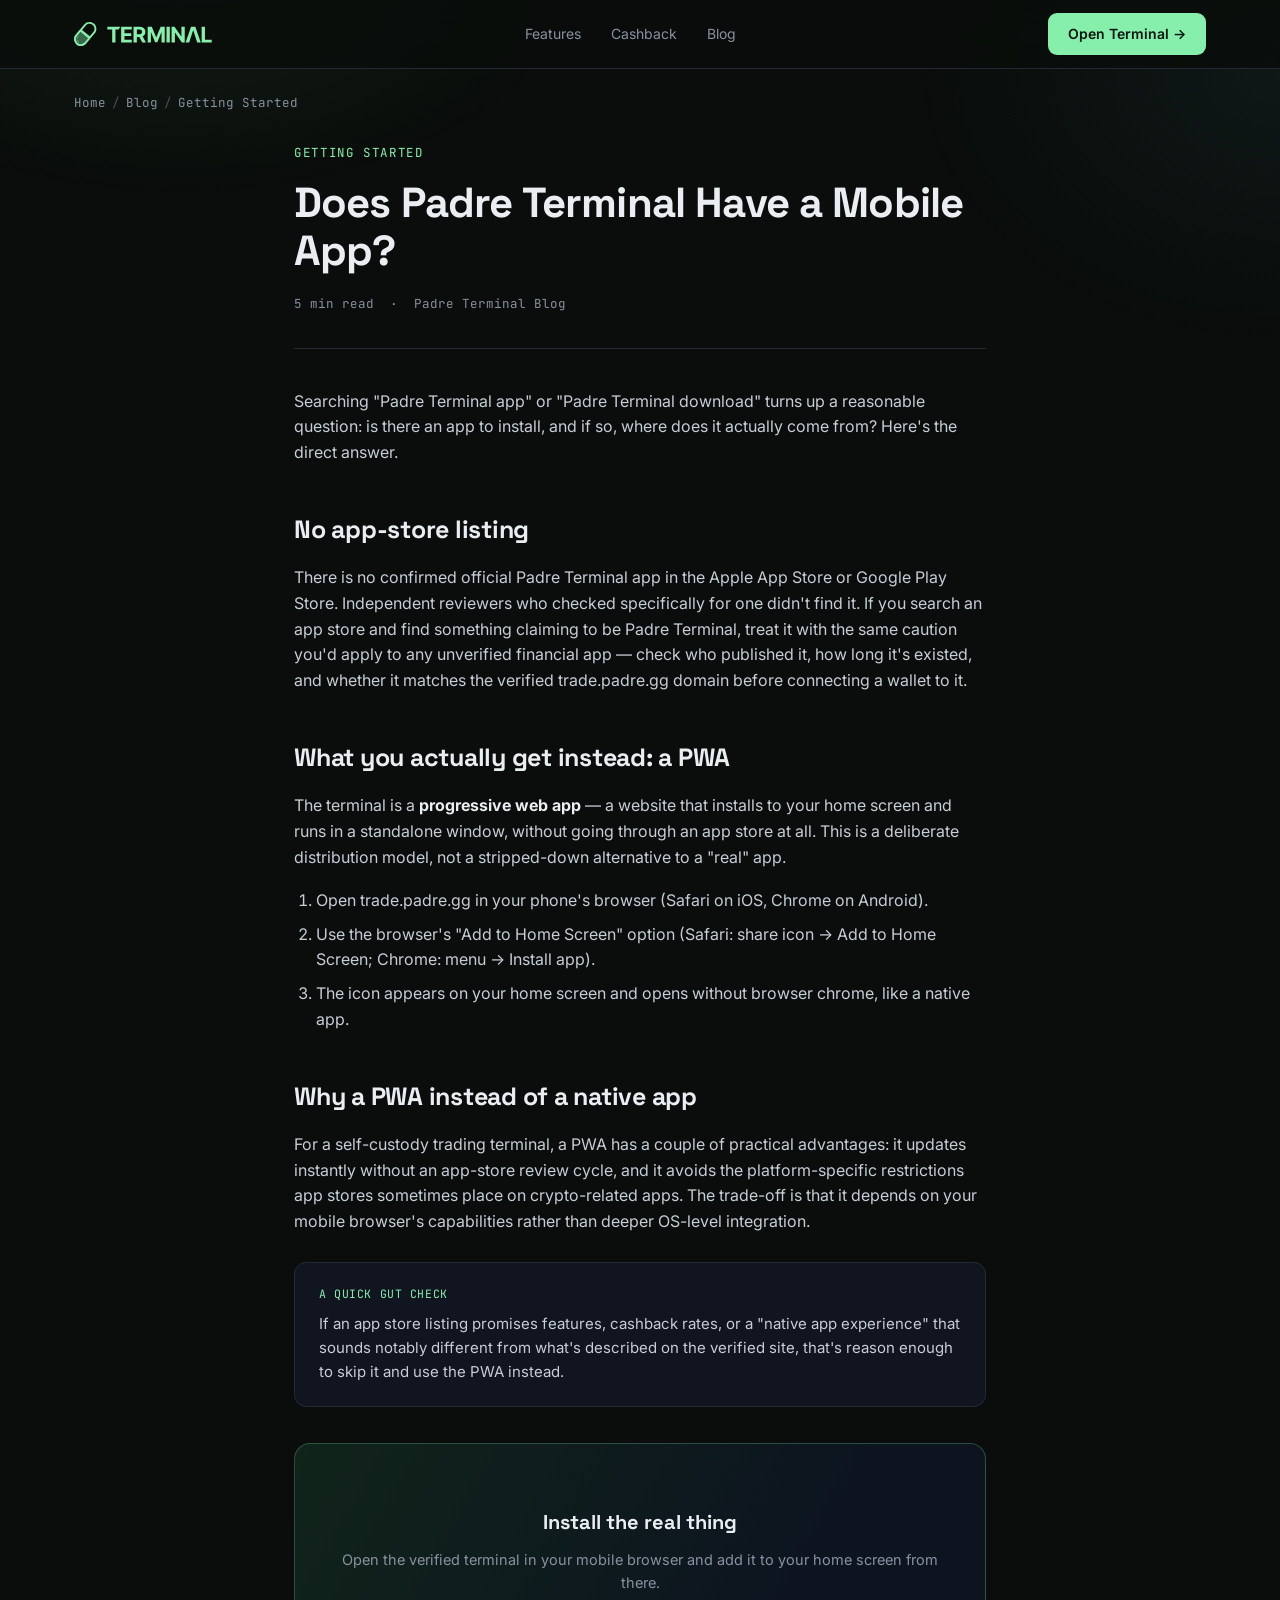
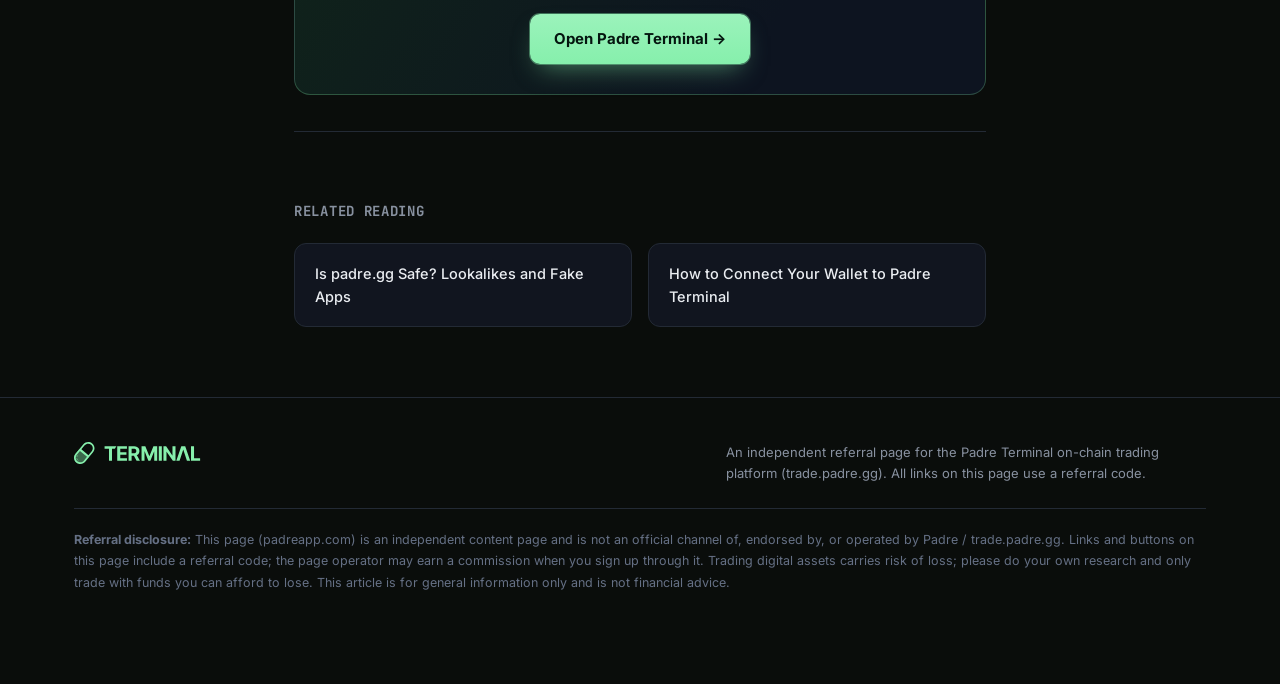
<file: blog/does-padre-terminal-have-a-mobile-app.html>
<!DOCTYPE html>
<html lang="en">
<head>
<meta charset="UTF-8">
<meta name="viewport" content="width=device-width, initial-scale=1.0">
<title>Does Padre Terminal Have a Mobile App? What to Install Instead</title>
<meta name="description" content="There's no official Padre Terminal app in the App Store or Google Play. Here's how the progressive web app works and how to install it correctly.">
<link rel="canonical" href="https://padreapp.com/blog/does-padre-terminal-have-a-mobile-app.html">
<meta property="og:title" content="Does Padre Terminal Have a Mobile App?">
<meta property="og:description" content="There's no official Padre Terminal app in the App Store or Google Play. Here's how the progressive web app works and how to install it correctly.">
<meta property="og:url" content="https://padreapp.com/blog/does-padre-terminal-have-a-mobile-app.html">
<meta property="og:type" content="article">
<link rel="icon" href="/favicon.ico" sizes="any">
<link rel="icon" href="/favicon-48.png" sizes="48x48" type="image/png">
<link rel="icon" href="/favicon-96.png" type="image/png" sizes="96x96">
<link rel="icon" href="/icon-mark.svg" type="image/svg+xml">
<link rel="apple-touch-icon" href="/apple-touch-icon.png">
<link rel="manifest" href="/site.webmanifest">
<link rel="preconnect" href="https://fonts.googleapis.com">
<link rel="preconnect" href="https://fonts.gstatic.com" crossorigin>
<link href="https://fonts.googleapis.com/css2?family=Space+Grotesk:wght@500;600;700&family=Inter:wght@400;500;600;700&family=JetBrains+Mono:wght@400;500;600&display=swap" rel="stylesheet">
<link rel="stylesheet" href="/blog/styles.css">
<script type="application/ld+json">
{
  "@context": "https://schema.org",
  "@type": "Article",
  "headline": "Does Padre Terminal Have a Mobile App?",
  "description": "There's no official Padre Terminal app in the App Store or Google Play. Here's how the progressive web app works and how to install it correctly.",
  "author": {"@type": "Organization", "name": "Padre Terminal Blog"},
  "publisher": {"@type": "Organization", "name": "padreapp.com"},
  "mainEntityOfPage": "https://padreapp.com/blog/does-padre-terminal-have-a-mobile-app.html"
}
</script>
</head>
<body>
<header>
  <div class="wrap">
    <nav>
      <a href="/" aria-label="Home" class="logo-img">
        <svg viewBox="0 0 460 80" fill="none" xmlns="http://www.w3.org/2000/svg" role="img" aria-label="Padre Terminal logo">
          <g clip-path="url(#clipNavArt)">
            <path d="M111.18 24.9642V15.8462H154.259L148.422 24.9642H138.201V68.1539H127.239V24.9642H111.18Z" fill="#86EFAC"/>
            <path d="M157.173 68.1539V15.8462H192.518V24.9642H168.264V37.4282H190.699V46.5463H168.264V59.0358H192.62V68.1539H157.173Z" fill="#86EFAC"/>
            <path d="M198.449 68.1539V15.8462H219.142C223.104 15.8462 226.485 16.5528 229.285 17.9661C232.103 19.3623 234.245 21.346 235.713 23.917C237.199 26.4711 237.942 29.4765 237.942 32.933C237.942 36.4065 237.191 39.3949 235.688 41.8978C234.186 44.3838 232.008 46.2909 229.157 47.619C226.322 48.9471 222.891 49.6112 218.861 49.6112H205.005V40.723H217.068C219.185 40.723 220.944 40.4335 222.344 39.8546C223.745 39.2756 224.786 38.4073 225.469 37.2494C226.169 36.0915 226.519 34.6528 226.519 32.933C226.519 31.1963 226.169 29.7319 225.469 28.54C224.786 27.3481 223.736 26.4456 222.319 25.8326C220.919 25.2026 219.151 24.8877 217.017 24.8877H209.538V68.1539H198.449ZM226.775 44.3498L239.811 68.1539H227.57L214.814 44.3498H226.775Z" fill="#86EFAC"/>
            <path d="M245.639 15.8462H259.316L273.762 50.9904H274.375L288.821 15.8462H302.498V68.1539H291.741V34.1079H291.305L277.731 67.8985H270.406L256.832 33.9802H256.397V68.1539H245.639V15.8462Z" fill="#86EFAC"/>
            <path d="M319.416 15.8462V68.1539H308.327V15.8462H319.416Z" fill="#86EFAC"/>
            <path d="M369.117 15.8462V68.1539H359.538L336.718 35.2317H336.334V68.1539H325.245V15.8462H334.977L357.618 48.7428H358.079V15.8462H369.117Z" fill="#86EFAC"/>
            <path d="M383.916 68.1539H372.032L390.14 15.8462H404.431L422.513 68.1539H410.629L397.489 27.7993H397.08L383.916 68.1539Z" fill="#86EFAC"/>
            <path d="M425.427 68.1539V15.8462H436.517V59.0358H459.005V68.1539H425.427Z" fill="#86EFAC"/>
            <path d="M19.7001 25.2716L54.8013 54.725L40.4621 71.8139C32.3288 81.5068 17.8777 82.7711 8.18477 74.6377C-1.50821 66.5044 -2.77252 52.0533 5.36086 42.3604L19.7001 25.2716Z" fill="#86EFAC" fill-opacity="0.4"/>
            <path d="M12.4455 49.9567C10.1821 53.4357 7.52669 61.7278 15.0121 67.0642" stroke="#86EFAC" stroke-width="1.8" stroke-linecap="round" stroke-dasharray="3.62 7.23 12.06 7.23"/>
            <path d="M66.3158 5.36013C76.0084 13.4933 77.273 27.9446 69.1404 37.6376L40.462 71.8151L40.0761 72.2641C31.8782 81.546 17.7253 82.6454 8.18383 74.6391L7.73629 74.2532C-1.54562 66.0552 -2.64564 51.9031 5.36064 42.3617L34.0391 8.18404C42.1725 -1.50815 56.623 -2.77263 66.3158 5.36013ZM21.6579 32.5119L10.0743 46.3169C4.12538 53.4064 5.0497 63.9764 12.139 69.9255C19.2287 75.8744 29.7994 74.9496 35.7483 67.8599L47.3319 54.0551L21.6579 32.5119ZM62.3606 10.0738C55.2711 4.12539 44.7016 5.05031 38.7527 12.1392L26.8169 26.3637L52.491 47.9068L64.4268 33.6823C70.3751 26.5927 69.4499 16.0226 62.3606 10.0738Z" fill="#86EFAC"/>
          </g>
          <defs><clipPath id="clipNavArt"><rect width="460" height="80" fill="white"/></clipPath></defs>
        </svg>
      </a>
      <div class="nav-links nav-mobile-hide">
        <a href="/#features">Features</a>
        <a href="/#cashback">Cashback</a>
        <a href="/blog/">Blog</a>
      </div>
      <div class="nav-right">
        <a class="nav-cta" href="/go/" target="_blank" rel="noopener sponsored">Open Terminal →</a>
        <button class="hamburger" id="menuBtn" aria-label="Open menu" aria-expanded="false">
          <svg viewBox="0 0 24 24" fill="none" stroke="currentColor" stroke-width="2" stroke-linecap="round"><path d="M4 7h16M4 12h16M4 17h16"/></svg>
        </button>
      </div>
    </nav>
    <div class="mobile-panel" id="mobilePanel">
      <a href="/">Home</a>
      <a href="/#features">Features</a>
      <a href="/#cashback">Cashback</a>
      <a href="/blog/">Blog</a>
    </div>
  </div>
</header><main><div class="wrap"><div class="crumb"><a href="/">Home</a><span>/</span><a href="/blog/">Blog</a><span>/</span>Getting Started</div></div><div class="article-wrap"><div class="article-head">
      <div class="article-cat">GETTING STARTED</div>
      <h1>Does Padre Terminal Have a Mobile App?</h1>
      <div class="article-meta"><span>5 min read</span><span>·</span><span>Padre Terminal Blog</span></div>
    </div><div class="prose">
<p>Searching "Padre Terminal app" or "Padre Terminal download" turns up a reasonable question: is there an app to install, and if so, where does it actually come from? Here's the direct answer.</p>

<h2>No app-store listing</h2>
<p>There is no confirmed official Padre Terminal app in the Apple App Store or Google Play Store. Independent reviewers who checked specifically for one didn't find it. If you search an app store and find something claiming to be Padre Terminal, treat it with the same caution you'd apply to any unverified financial app — check who published it, how long it's existed, and whether it matches the verified trade.padre.gg domain before connecting a wallet to it.</p>

<h2>What you actually get instead: a PWA</h2>
<p>The terminal is a <strong>progressive web app</strong> — a website that installs to your home screen and runs in a standalone window, without going through an app store at all. This is a deliberate distribution model, not a stripped-down alternative to a "real" app.</p>
<ol>
  <li>Open trade.padre.gg in your phone's browser (Safari on iOS, Chrome on Android).</li>
  <li>Use the browser's "Add to Home Screen" option (Safari: share icon → Add to Home Screen; Chrome: menu → Install app).</li>
  <li>The icon appears on your home screen and opens without browser chrome, like a native app.</li>
</ol>

<h2>Why a PWA instead of a native app</h2>
<p>For a self-custody trading terminal, a PWA has a couple of practical advantages: it updates instantly without an app-store review cycle, and it avoids the platform-specific restrictions app stores sometimes place on crypto-related apps. The trade-off is that it depends on your mobile browser's capabilities rather than deeper OS-level integration.</p>

<div class="callout">
  <div class="lbl">A QUICK GUT CHECK</div>
  <p>If an app store listing promises features, cashback rates, or a "native app experience" that sounds notably different from what's described on the verified site, that's reason enough to skip it and use the PWA instead.</p>
</div>

<div class="inline-cta">
  <h3>Install the real thing</h3>
  <p>Open the verified terminal in your mobile browser and add it to your home screen from there.</p>
  <a class="btn-primary" href="/go/" target="_blank" rel="noopener sponsored">Open Padre Terminal →</a>
</div>
<div class="related"><h3>RELATED READING</h3><div class="related-grid"><a href="/blog/is-padre-gg-safe.html">Is padre.gg Safe? Lookalikes and Fake Apps</a><a href="/blog/how-to-connect-wallet-padre-terminal.html">How to Connect Your Wallet to Padre Terminal</a></div></div></div></div></main><footer>
  <div class="wrap">
    <div class="foot-grid">
      <span class="logo-img" style="display:inline-block;">
        <svg viewBox="0 0 460 80" fill="none" xmlns="http://www.w3.org/2000/svg" role="img" aria-label="Padre Terminal logo" style="height:22px;width:auto;">
          <g clip-path="url(#clipFootArt)">
            <path d="M111.18 24.9642V15.8462H154.259L148.422 24.9642H138.201V68.1539H127.239V24.9642H111.18Z" fill="#86EFAC"/>
            <path d="M157.173 68.1539V15.8462H192.518V24.9642H168.264V37.4282H190.699V46.5463H168.264V59.0358H192.62V68.1539H157.173Z" fill="#86EFAC"/>
            <path d="M198.449 68.1539V15.8462H219.142C223.104 15.8462 226.485 16.5528 229.285 17.9661C232.103 19.3623 234.245 21.346 235.713 23.917C237.199 26.4711 237.942 29.4765 237.942 32.933C237.942 36.4065 237.191 39.3949 235.688 41.8978C234.186 44.3838 232.008 46.2909 229.157 47.619C226.322 48.9471 222.891 49.6112 218.861 49.6112H205.005V40.723H217.068C219.185 40.723 220.944 40.4335 222.344 39.8546C223.745 39.2756 224.786 38.4073 225.469 37.2494C226.169 36.0915 226.519 34.6528 226.519 32.933C226.519 31.1963 226.169 29.7319 225.469 28.54C224.786 27.3481 223.736 26.4456 222.319 25.8326C220.919 25.2026 219.151 24.8877 217.017 24.8877H209.538V68.1539H198.449ZM226.775 44.3498L239.811 68.1539H227.57L214.814 44.3498H226.775Z" fill="#86EFAC"/>
            <path d="M245.639 15.8462H259.316L273.762 50.9904H274.375L288.821 15.8462H302.498V68.1539H291.741V34.1079H291.305L277.731 67.8985H270.406L256.832 33.9802H256.397V68.1539H245.639V15.8462Z" fill="#86EFAC"/>
            <path d="M319.416 15.8462V68.1539H308.327V15.8462H319.416Z" fill="#86EFAC"/>
            <path d="M369.117 15.8462V68.1539H359.538L336.718 35.2317H336.334V68.1539H325.245V15.8462H334.977L357.618 48.7428H358.079V15.8462H369.117Z" fill="#86EFAC"/>
            <path d="M383.916 68.1539H372.032L390.14 15.8462H404.431L422.513 68.1539H410.629L397.489 27.7993H397.08L383.916 68.1539Z" fill="#86EFAC"/>
            <path d="M425.427 68.1539V15.8462H436.517V59.0358H459.005V68.1539H425.427Z" fill="#86EFAC"/>
            <path d="M19.7001 25.2716L54.8013 54.725L40.4621 71.8139C32.3288 81.5068 17.8777 82.7711 8.18477 74.6377C-1.50821 66.5044 -2.77252 52.0533 5.36086 42.3604L19.7001 25.2716Z" fill="#86EFAC" fill-opacity="0.4"/>
            <path d="M12.4455 49.9567C10.1821 53.4357 7.52669 61.7278 15.0121 67.0642" stroke="#86EFAC" stroke-width="1.8" stroke-linecap="round" stroke-dasharray="3.62 7.23 12.06 7.23"/>
            <path d="M66.3158 5.36013C76.0084 13.4933 77.273 27.9446 69.1404 37.6376L40.462 71.8151L40.0761 72.2641C31.8782 81.546 17.7253 82.6454 8.18383 74.6391L7.73629 74.2532C-1.54562 66.0552 -2.64564 51.9031 5.36064 42.3617L34.0391 8.18404C42.1725 -1.50815 56.623 -2.77263 66.3158 5.36013ZM21.6579 32.5119L10.0743 46.3169C4.12538 53.4064 5.0497 63.9764 12.139 69.9255C19.2287 75.8744 29.7994 74.9496 35.7483 67.8599L47.3319 54.0551L21.6579 32.5119ZM62.3606 10.0738C55.2711 4.12539 44.7016 5.05031 38.7527 12.1392L26.8169 26.3637L52.491 47.9068L64.4268 33.6823C70.3751 26.5927 69.4499 16.0226 62.3606 10.0738Z" fill="#86EFAC"/></g>
          <defs><clipPath id="clipFootArt"><rect width="460" height="80" fill="white"/></clipPath></defs>
        </svg>
      </span>
      <div style="max-width:480px;">An independent referral page for the Padre Terminal on-chain trading platform (trade.padre.gg). All links on this page use a referral code.</div>
    </div>
    <div class="disclaimer">
      <strong>Referral disclosure:</strong> This page (padreapp.com) is an independent content page and is not an official channel of, endorsed by, or operated by Padre / trade.padre.gg. Links and buttons on this page include a referral code; the page operator may earn a commission when you sign up through it. Trading digital assets carries risk of loss; please do your own research and only trade with funds you can afford to lose. This article is for general information only and is not financial advice.
    </div>
  </div>
</footer>

<script>
(function(){
  var btn = document.getElementById('menuBtn');
  var panel = document.getElementById('mobilePanel');
  if(!btn || !panel) return;
  btn.addEventListener('click', function(){
    var isOpen = panel.classList.toggle('open');
    btn.classList.toggle('open', isOpen);
    btn.setAttribute('aria-expanded', isOpen ? 'true' : 'false');
  });
  panel.querySelectorAll('a').forEach(function(a){
    a.addEventListener('click', function(){
      panel.classList.remove('open');
      btn.classList.remove('open');
      btn.setAttribute('aria-expanded', 'false');
    });
  });
})();
</script>
</body>
</html>
</file>
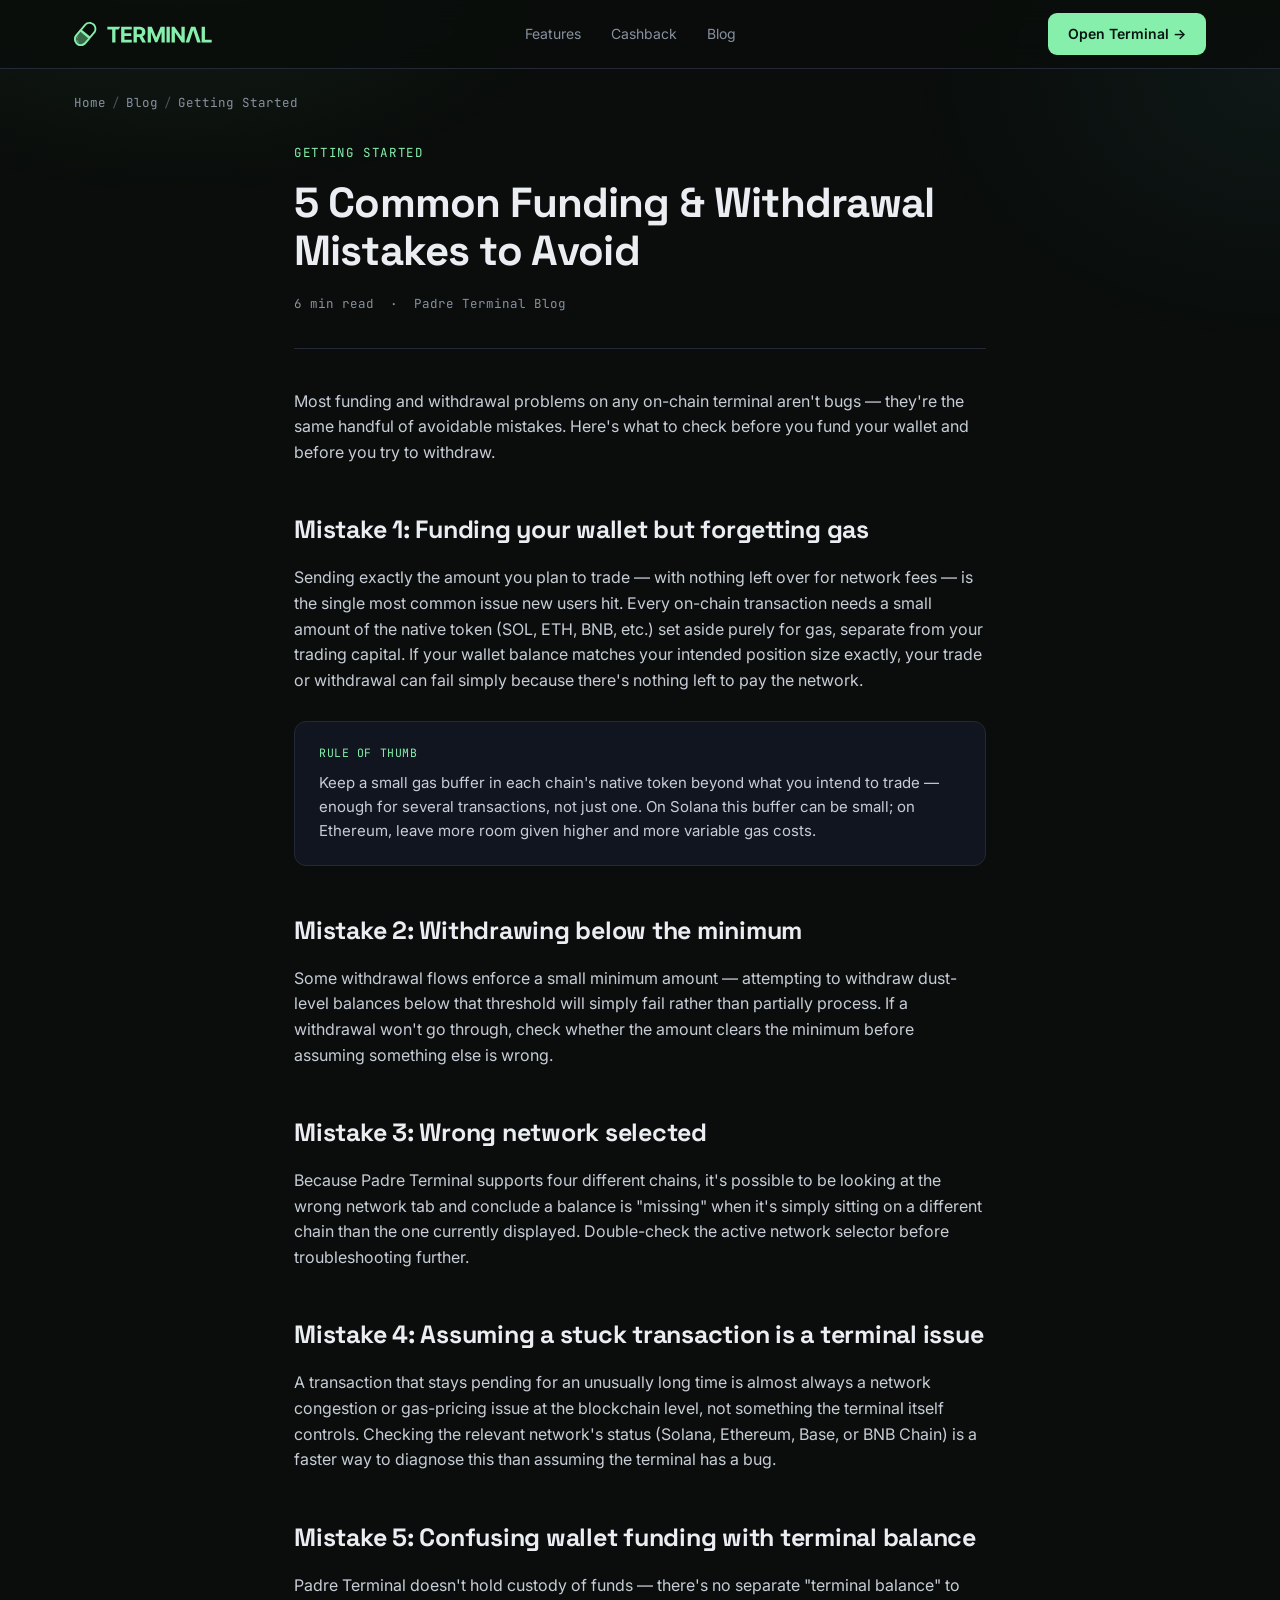
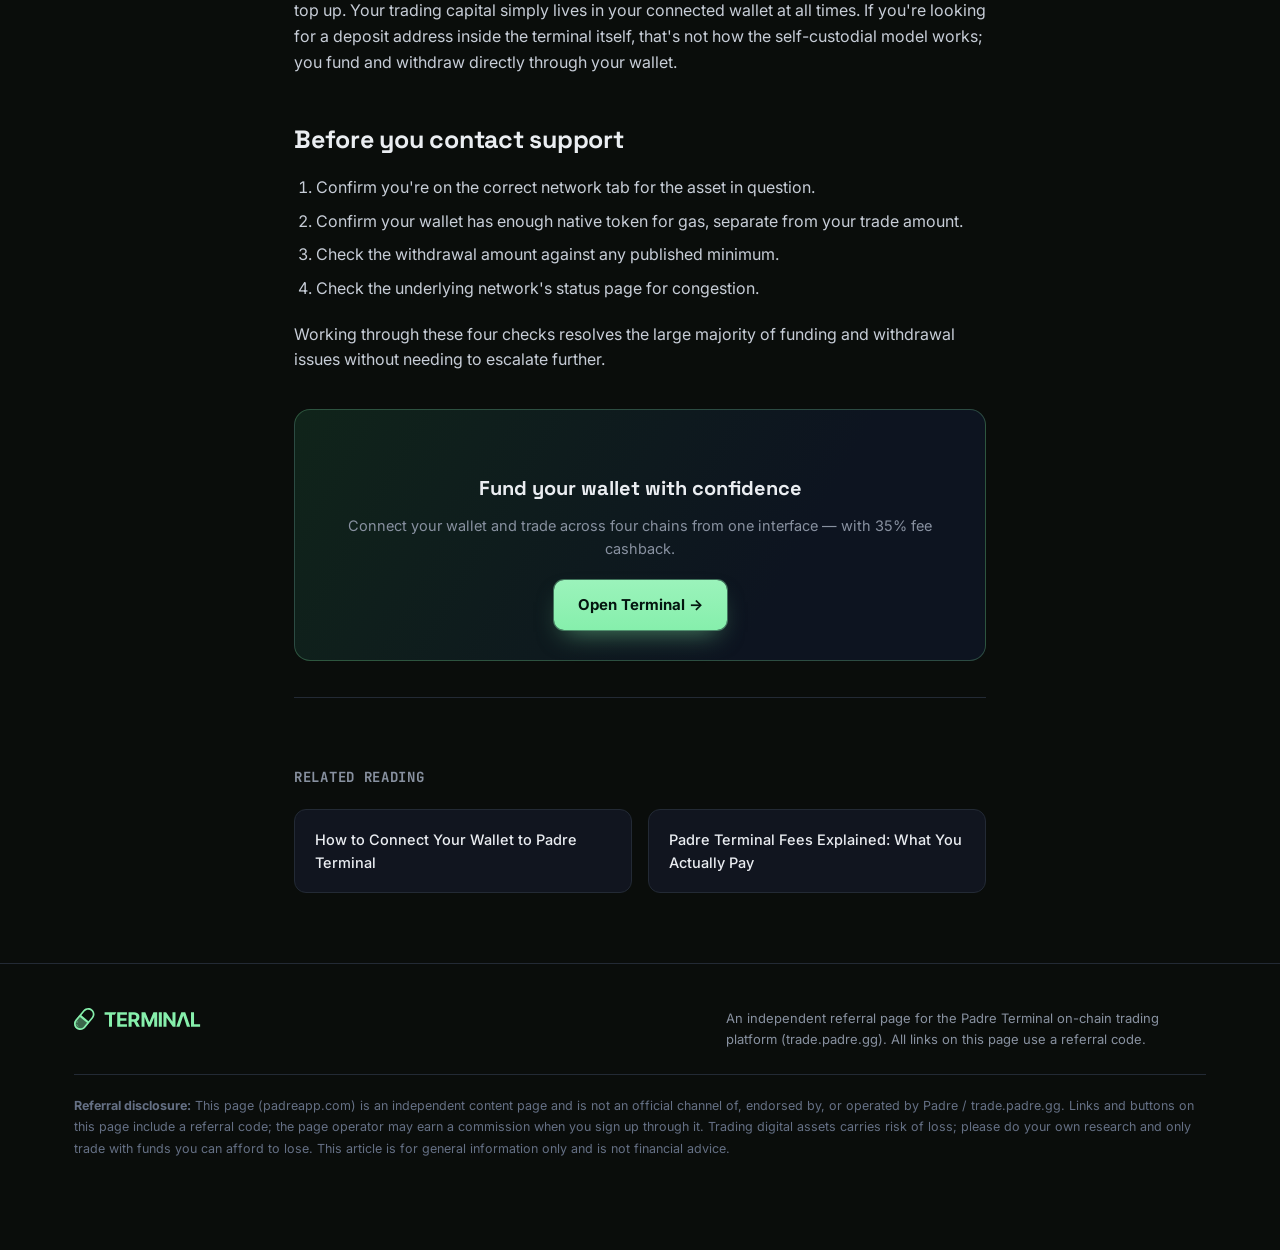
<file: blog/funding-withdrawal-mistakes.html>
<!DOCTYPE html>
<html lang="en">
<head>
<meta charset="UTF-8">
<meta name="viewport" content="width=device-width, initial-scale=1.0">
<title>5 Common Funding & Withdrawal Mistakes on Padre Terminal</title>
<meta name="description" content="The most common wallet funding and withdrawal mistakes on Padre Terminal — gas buffers, minimum thresholds, network selection, and troubleshooting stuck transactions.">
<link rel="canonical" href="https://padreapp.com/blog/funding-withdrawal-mistakes.html">
<meta property="og:title" content="5 Common Funding & Withdrawal Mistakes to Avoid">
<meta property="og:description" content="The most common wallet funding and withdrawal mistakes on Padre Terminal — gas buffers, minimum thresholds, network selection, and troubleshooting stuck transactions.">
<meta property="og:url" content="https://padreapp.com/blog/funding-withdrawal-mistakes.html">
<meta property="og:type" content="article">
<link rel="icon" href="/favicon.ico" sizes="any">
<link rel="icon" href="/favicon-48.png" sizes="48x48" type="image/png">
<link rel="icon" href="/favicon-96.png" type="image/png" sizes="96x96">
<link rel="icon" href="/icon-mark.svg" type="image/svg+xml">
<link rel="apple-touch-icon" href="/apple-touch-icon.png">
<link rel="manifest" href="/site.webmanifest">
<link rel="preconnect" href="https://fonts.googleapis.com">
<link rel="preconnect" href="https://fonts.gstatic.com" crossorigin>
<link href="https://fonts.googleapis.com/css2?family=Space+Grotesk:wght@500;600;700&family=Inter:wght@400;500;600;700&family=JetBrains+Mono:wght@400;500;600&display=swap" rel="stylesheet">
<link rel="stylesheet" href="/blog/styles.css">
<script type="application/ld+json">
{
  "@context": "https://schema.org",
  "@type": "Article",
  "headline": "5 Common Funding & Withdrawal Mistakes to Avoid",
  "description": "The most common wallet funding and withdrawal mistakes on Padre Terminal — gas buffers, minimum thresholds, network selection, and troubleshooting stuck transactions.",
  "author": {"@type": "Organization", "name": "Padre Terminal Blog"},
  "publisher": {"@type": "Organization", "name": "padreapp.com"},
  "mainEntityOfPage": "https://padreapp.com/blog/funding-withdrawal-mistakes.html"
}
</script>
</head>
<body>
<header>
  <div class="wrap">
    <nav>
      <a href="/" aria-label="Home" class="logo-img">
        <svg viewBox="0 0 460 80" fill="none" xmlns="http://www.w3.org/2000/svg" role="img" aria-label="Padre Terminal logo">
          <g clip-path="url(#clipNavArt)">
            <path d="M111.18 24.9642V15.8462H154.259L148.422 24.9642H138.201V68.1539H127.239V24.9642H111.18Z" fill="#86EFAC"/>
            <path d="M157.173 68.1539V15.8462H192.518V24.9642H168.264V37.4282H190.699V46.5463H168.264V59.0358H192.62V68.1539H157.173Z" fill="#86EFAC"/>
            <path d="M198.449 68.1539V15.8462H219.142C223.104 15.8462 226.485 16.5528 229.285 17.9661C232.103 19.3623 234.245 21.346 235.713 23.917C237.199 26.4711 237.942 29.4765 237.942 32.933C237.942 36.4065 237.191 39.3949 235.688 41.8978C234.186 44.3838 232.008 46.2909 229.157 47.619C226.322 48.9471 222.891 49.6112 218.861 49.6112H205.005V40.723H217.068C219.185 40.723 220.944 40.4335 222.344 39.8546C223.745 39.2756 224.786 38.4073 225.469 37.2494C226.169 36.0915 226.519 34.6528 226.519 32.933C226.519 31.1963 226.169 29.7319 225.469 28.54C224.786 27.3481 223.736 26.4456 222.319 25.8326C220.919 25.2026 219.151 24.8877 217.017 24.8877H209.538V68.1539H198.449ZM226.775 44.3498L239.811 68.1539H227.57L214.814 44.3498H226.775Z" fill="#86EFAC"/>
            <path d="M245.639 15.8462H259.316L273.762 50.9904H274.375L288.821 15.8462H302.498V68.1539H291.741V34.1079H291.305L277.731 67.8985H270.406L256.832 33.9802H256.397V68.1539H245.639V15.8462Z" fill="#86EFAC"/>
            <path d="M319.416 15.8462V68.1539H308.327V15.8462H319.416Z" fill="#86EFAC"/>
            <path d="M369.117 15.8462V68.1539H359.538L336.718 35.2317H336.334V68.1539H325.245V15.8462H334.977L357.618 48.7428H358.079V15.8462H369.117Z" fill="#86EFAC"/>
            <path d="M383.916 68.1539H372.032L390.14 15.8462H404.431L422.513 68.1539H410.629L397.489 27.7993H397.08L383.916 68.1539Z" fill="#86EFAC"/>
            <path d="M425.427 68.1539V15.8462H436.517V59.0358H459.005V68.1539H425.427Z" fill="#86EFAC"/>
            <path d="M19.7001 25.2716L54.8013 54.725L40.4621 71.8139C32.3288 81.5068 17.8777 82.7711 8.18477 74.6377C-1.50821 66.5044 -2.77252 52.0533 5.36086 42.3604L19.7001 25.2716Z" fill="#86EFAC" fill-opacity="0.4"/>
            <path d="M12.4455 49.9567C10.1821 53.4357 7.52669 61.7278 15.0121 67.0642" stroke="#86EFAC" stroke-width="1.8" stroke-linecap="round" stroke-dasharray="3.62 7.23 12.06 7.23"/>
            <path d="M66.3158 5.36013C76.0084 13.4933 77.273 27.9446 69.1404 37.6376L40.462 71.8151L40.0761 72.2641C31.8782 81.546 17.7253 82.6454 8.18383 74.6391L7.73629 74.2532C-1.54562 66.0552 -2.64564 51.9031 5.36064 42.3617L34.0391 8.18404C42.1725 -1.50815 56.623 -2.77263 66.3158 5.36013ZM21.6579 32.5119L10.0743 46.3169C4.12538 53.4064 5.0497 63.9764 12.139 69.9255C19.2287 75.8744 29.7994 74.9496 35.7483 67.8599L47.3319 54.0551L21.6579 32.5119ZM62.3606 10.0738C55.2711 4.12539 44.7016 5.05031 38.7527 12.1392L26.8169 26.3637L52.491 47.9068L64.4268 33.6823C70.3751 26.5927 69.4499 16.0226 62.3606 10.0738Z" fill="#86EFAC"/>
          </g>
          <defs><clipPath id="clipNavArt"><rect width="460" height="80" fill="white"/></clipPath></defs>
        </svg>
      </a>
      <div class="nav-links nav-mobile-hide">
        <a href="/#features">Features</a>
        <a href="/#cashback">Cashback</a>
        <a href="/blog/">Blog</a>
      </div>
      <div class="nav-right">
        <a class="nav-cta" href="/go/" target="_blank" rel="noopener sponsored">Open Terminal →</a>
        <button class="hamburger" id="menuBtn" aria-label="Open menu" aria-expanded="false">
          <svg viewBox="0 0 24 24" fill="none" stroke="currentColor" stroke-width="2" stroke-linecap="round"><path d="M4 7h16M4 12h16M4 17h16"/></svg>
        </button>
      </div>
    </nav>
    <div class="mobile-panel" id="mobilePanel">
      <a href="/">Home</a>
      <a href="/#features">Features</a>
      <a href="/#cashback">Cashback</a>
      <a href="/blog/">Blog</a>
    </div>
  </div>
</header><main><div class="wrap"><div class="crumb"><a href="/">Home</a><span>/</span><a href="/blog/">Blog</a><span>/</span>Getting Started</div></div><div class="article-wrap"><div class="article-head">
      <div class="article-cat">GETTING STARTED</div>
      <h1>5 Common Funding & Withdrawal Mistakes to Avoid</h1>
      <div class="article-meta"><span>6 min read</span><span>·</span><span>Padre Terminal Blog</span></div>
    </div><div class="prose">
<p>Most funding and withdrawal problems on any on-chain terminal aren't bugs — they're the same handful of avoidable mistakes. Here's what to check before you fund your wallet and before you try to withdraw.</p>

<h2>Mistake 1: Funding your wallet but forgetting gas</h2>
<p>Sending exactly the amount you plan to trade — with nothing left over for network fees — is the single most common issue new users hit. Every on-chain transaction needs a small amount of the native token (SOL, ETH, BNB, etc.) set aside purely for gas, separate from your trading capital. If your wallet balance matches your intended position size exactly, your trade or withdrawal can fail simply because there's nothing left to pay the network.</p>
<div class="callout">
  <div class="lbl">RULE OF THUMB</div>
  <p>Keep a small gas buffer in each chain's native token beyond what you intend to trade — enough for several transactions, not just one. On Solana this buffer can be small; on Ethereum, leave more room given higher and more variable gas costs.</p>
</div>

<h2>Mistake 2: Withdrawing below the minimum</h2>
<p>Some withdrawal flows enforce a small minimum amount — attempting to withdraw dust-level balances below that threshold will simply fail rather than partially process. If a withdrawal won't go through, check whether the amount clears the minimum before assuming something else is wrong.</p>

<h2>Mistake 3: Wrong network selected</h2>
<p>Because Padre Terminal supports four different chains, it's possible to be looking at the wrong network tab and conclude a balance is "missing" when it's simply sitting on a different chain than the one currently displayed. Double-check the active network selector before troubleshooting further.</p>

<h2>Mistake 4: Assuming a stuck transaction is a terminal issue</h2>
<p>A transaction that stays pending for an unusually long time is almost always a network congestion or gas-pricing issue at the blockchain level, not something the terminal itself controls. Checking the relevant network's status (Solana, Ethereum, Base, or BNB Chain) is a faster way to diagnose this than assuming the terminal has a bug.</p>

<h2>Mistake 5: Confusing wallet funding with terminal balance</h2>
<p>Padre Terminal doesn't hold custody of funds — there's no separate "terminal balance" to top up. Your trading capital simply lives in your connected wallet at all times. If you're looking for a deposit address inside the terminal itself, that's not how the self-custodial model works; you fund and withdraw directly through your wallet.</p>

<h2>Before you contact support</h2>
<ol>
  <li>Confirm you're on the correct network tab for the asset in question.</li>
  <li>Confirm your wallet has enough native token for gas, separate from your trade amount.</li>
  <li>Check the withdrawal amount against any published minimum.</li>
  <li>Check the underlying network's status page for congestion.</li>
</ol>
<p>Working through these four checks resolves the large majority of funding and withdrawal issues without needing to escalate further.</p>

<div class="inline-cta">
  <h3>Fund your wallet with confidence</h3>
  <p>Connect your wallet and trade across four chains from one interface — with 35% fee cashback.</p>
  <a class="btn-primary" href="/go/" target="_blank" rel="noopener sponsored">Open Terminal →</a>
</div>
<div class="related"><h3>RELATED READING</h3><div class="related-grid"><a href="/blog/how-to-connect-wallet-padre-terminal.html">How to Connect Your Wallet to Padre Terminal</a><a href="/blog/padre-terminal-fees-explained.html">Padre Terminal Fees Explained: What You Actually Pay</a></div></div></div></div></main><footer>
  <div class="wrap">
    <div class="foot-grid">
      <span class="logo-img" style="display:inline-block;">
        <svg viewBox="0 0 460 80" fill="none" xmlns="http://www.w3.org/2000/svg" role="img" aria-label="Padre Terminal logo" style="height:22px;width:auto;">
          <g clip-path="url(#clipFootArt)">
            <path d="M111.18 24.9642V15.8462H154.259L148.422 24.9642H138.201V68.1539H127.239V24.9642H111.18Z" fill="#86EFAC"/>
            <path d="M157.173 68.1539V15.8462H192.518V24.9642H168.264V37.4282H190.699V46.5463H168.264V59.0358H192.62V68.1539H157.173Z" fill="#86EFAC"/>
            <path d="M198.449 68.1539V15.8462H219.142C223.104 15.8462 226.485 16.5528 229.285 17.9661C232.103 19.3623 234.245 21.346 235.713 23.917C237.199 26.4711 237.942 29.4765 237.942 32.933C237.942 36.4065 237.191 39.3949 235.688 41.8978C234.186 44.3838 232.008 46.2909 229.157 47.619C226.322 48.9471 222.891 49.6112 218.861 49.6112H205.005V40.723H217.068C219.185 40.723 220.944 40.4335 222.344 39.8546C223.745 39.2756 224.786 38.4073 225.469 37.2494C226.169 36.0915 226.519 34.6528 226.519 32.933C226.519 31.1963 226.169 29.7319 225.469 28.54C224.786 27.3481 223.736 26.4456 222.319 25.8326C220.919 25.2026 219.151 24.8877 217.017 24.8877H209.538V68.1539H198.449ZM226.775 44.3498L239.811 68.1539H227.57L214.814 44.3498H226.775Z" fill="#86EFAC"/>
            <path d="M245.639 15.8462H259.316L273.762 50.9904H274.375L288.821 15.8462H302.498V68.1539H291.741V34.1079H291.305L277.731 67.8985H270.406L256.832 33.9802H256.397V68.1539H245.639V15.8462Z" fill="#86EFAC"/>
            <path d="M319.416 15.8462V68.1539H308.327V15.8462H319.416Z" fill="#86EFAC"/>
            <path d="M369.117 15.8462V68.1539H359.538L336.718 35.2317H336.334V68.1539H325.245V15.8462H334.977L357.618 48.7428H358.079V15.8462H369.117Z" fill="#86EFAC"/>
            <path d="M383.916 68.1539H372.032L390.14 15.8462H404.431L422.513 68.1539H410.629L397.489 27.7993H397.08L383.916 68.1539Z" fill="#86EFAC"/>
            <path d="M425.427 68.1539V15.8462H436.517V59.0358H459.005V68.1539H425.427Z" fill="#86EFAC"/>
            <path d="M19.7001 25.2716L54.8013 54.725L40.4621 71.8139C32.3288 81.5068 17.8777 82.7711 8.18477 74.6377C-1.50821 66.5044 -2.77252 52.0533 5.36086 42.3604L19.7001 25.2716Z" fill="#86EFAC" fill-opacity="0.4"/>
            <path d="M12.4455 49.9567C10.1821 53.4357 7.52669 61.7278 15.0121 67.0642" stroke="#86EFAC" stroke-width="1.8" stroke-linecap="round" stroke-dasharray="3.62 7.23 12.06 7.23"/>
            <path d="M66.3158 5.36013C76.0084 13.4933 77.273 27.9446 69.1404 37.6376L40.462 71.8151L40.0761 72.2641C31.8782 81.546 17.7253 82.6454 8.18383 74.6391L7.73629 74.2532C-1.54562 66.0552 -2.64564 51.9031 5.36064 42.3617L34.0391 8.18404C42.1725 -1.50815 56.623 -2.77263 66.3158 5.36013ZM21.6579 32.5119L10.0743 46.3169C4.12538 53.4064 5.0497 63.9764 12.139 69.9255C19.2287 75.8744 29.7994 74.9496 35.7483 67.8599L47.3319 54.0551L21.6579 32.5119ZM62.3606 10.0738C55.2711 4.12539 44.7016 5.05031 38.7527 12.1392L26.8169 26.3637L52.491 47.9068L64.4268 33.6823C70.3751 26.5927 69.4499 16.0226 62.3606 10.0738Z" fill="#86EFAC"/></g>
          <defs><clipPath id="clipFootArt"><rect width="460" height="80" fill="white"/></clipPath></defs>
        </svg>
      </span>
      <div style="max-width:480px;">An independent referral page for the Padre Terminal on-chain trading platform (trade.padre.gg). All links on this page use a referral code.</div>
    </div>
    <div class="disclaimer">
      <strong>Referral disclosure:</strong> This page (padreapp.com) is an independent content page and is not an official channel of, endorsed by, or operated by Padre / trade.padre.gg. Links and buttons on this page include a referral code; the page operator may earn a commission when you sign up through it. Trading digital assets carries risk of loss; please do your own research and only trade with funds you can afford to lose. This article is for general information only and is not financial advice.
    </div>
  </div>
</footer>
<script>
(function(){
  var btn = document.getElementById('menuBtn');
  var panel = document.getElementById('mobilePanel');
  if(!btn || !panel) return;
  btn.addEventListener('click', function(){
    var isOpen = panel.classList.toggle('open');
    btn.classList.toggle('open', isOpen);
    btn.setAttribute('aria-expanded', isOpen ? 'true' : 'false');
  });
  panel.querySelectorAll('a').forEach(function(a){
    a.addEventListener('click', function(){
      panel.classList.remove('open');
      btn.classList.remove('open');
      btn.setAttribute('aria-expanded', 'false');
    });
  });
})();
</script>
</body>
</html>
</file>
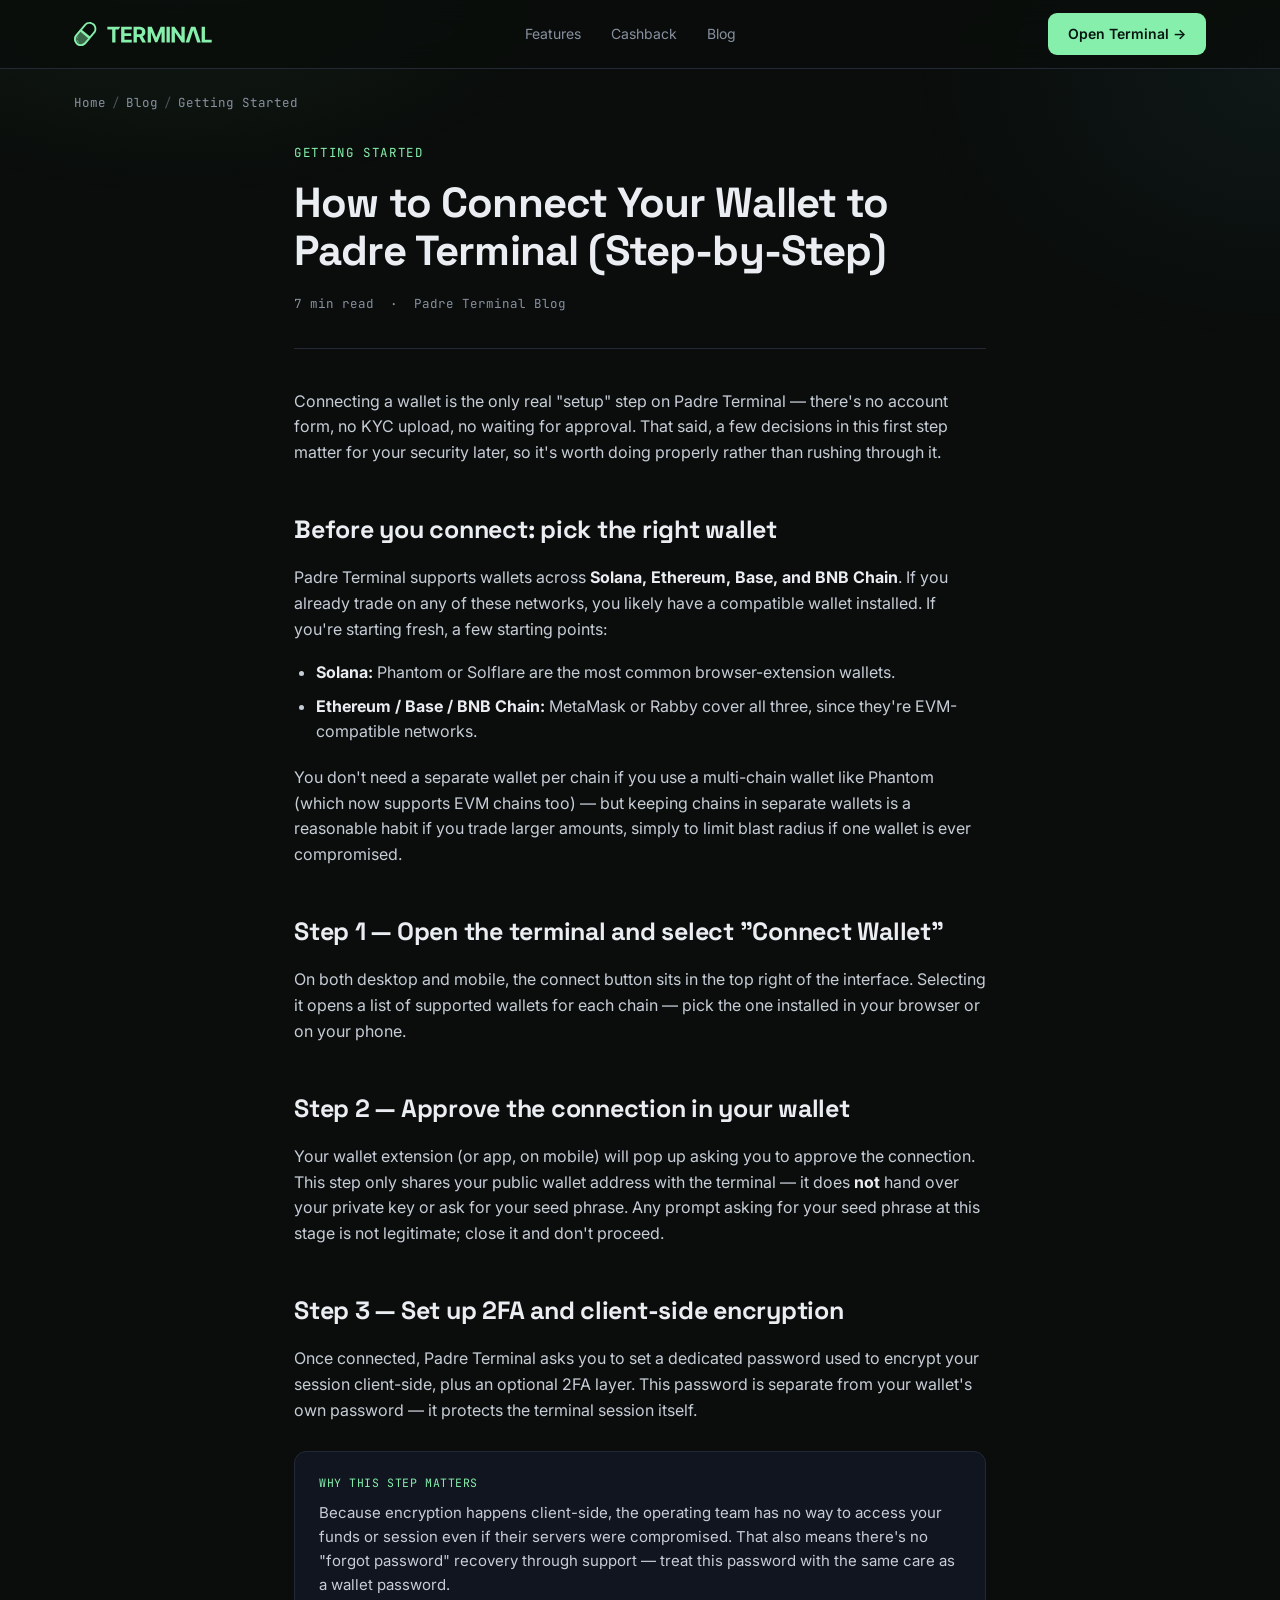
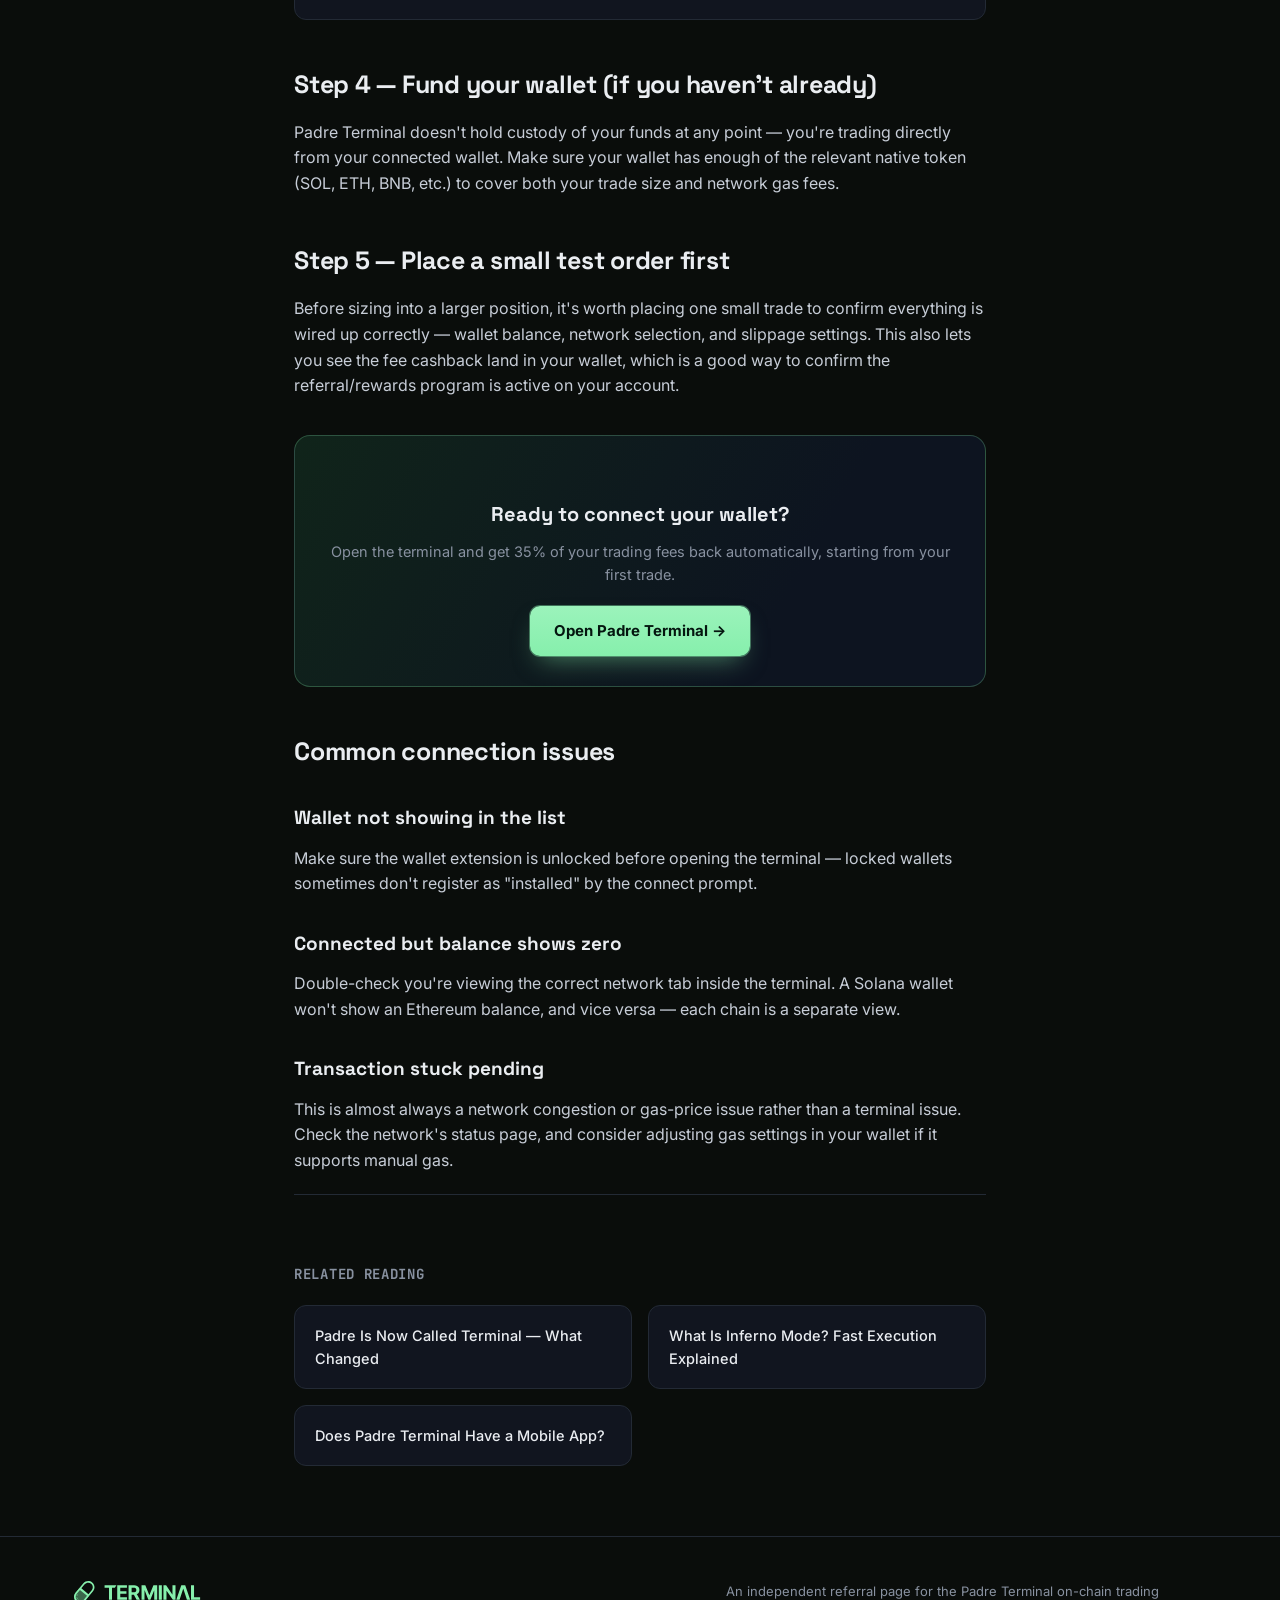
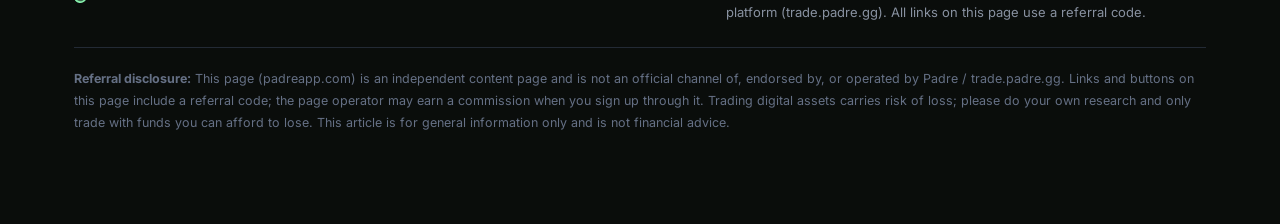
<file: blog/how-to-connect-wallet-padre-terminal.html>
<!DOCTYPE html>
<html lang="en">
<head>
<meta charset="UTF-8">
<meta name="viewport" content="width=device-width, initial-scale=1.0">
<title>How to Connect Your Wallet to Padre Terminal (Step-by-Step Guide)</title>
<meta name="description" content="A complete walkthrough of linking a Solana, Ethereum, Base or BNB Chain wallet to Padre Terminal, setting up 2FA, and placing your first order safely.">
<link rel="canonical" href="https://padreapp.com/blog/how-to-connect-wallet-padre-terminal.html">
<meta property="og:title" content="How to Connect Your Wallet to Padre Terminal (Step-by-Step)">
<meta property="og:description" content="A complete walkthrough of linking a Solana, Ethereum, Base or BNB Chain wallet to Padre Terminal, setting up 2FA, and placing your first order safely.">
<meta property="og:url" content="https://padreapp.com/blog/how-to-connect-wallet-padre-terminal.html">
<meta property="og:type" content="article">
<link rel="icon" href="/favicon.ico" sizes="any">
<link rel="icon" href="/favicon-48.png" sizes="48x48" type="image/png">
<link rel="icon" href="/favicon-96.png" type="image/png" sizes="96x96">
<link rel="icon" href="/icon-mark.svg" type="image/svg+xml">
<link rel="apple-touch-icon" href="/apple-touch-icon.png">
<link rel="manifest" href="/site.webmanifest">
<link rel="preconnect" href="https://fonts.googleapis.com">
<link rel="preconnect" href="https://fonts.gstatic.com" crossorigin>
<link href="https://fonts.googleapis.com/css2?family=Space+Grotesk:wght@500;600;700&family=Inter:wght@400;500;600;700&family=JetBrains+Mono:wght@400;500;600&display=swap" rel="stylesheet">
<link rel="stylesheet" href="/blog/styles.css">
<script type="application/ld+json">
{
  "@context": "https://schema.org",
  "@type": "Article",
  "headline": "How to Connect Your Wallet to Padre Terminal (Step-by-Step)",
  "description": "A complete walkthrough of linking a Solana, Ethereum, Base or BNB Chain wallet to Padre Terminal, setting up 2FA, and placing your first order safely.",
  "author": {"@type": "Organization", "name": "Padre Terminal Blog"},
  "publisher": {"@type": "Organization", "name": "padreapp.com"},
  "mainEntityOfPage": "https://padreapp.com/blog/how-to-connect-wallet-padre-terminal.html"
}
</script>
</head>
<body>
<header>
  <div class="wrap">
    <nav>
      <a href="/" aria-label="Home" class="logo-img">
        <svg viewBox="0 0 460 80" fill="none" xmlns="http://www.w3.org/2000/svg" role="img" aria-label="Padre Terminal logo">
          <g clip-path="url(#clipNavArt)">
            <path d="M111.18 24.9642V15.8462H154.259L148.422 24.9642H138.201V68.1539H127.239V24.9642H111.18Z" fill="#86EFAC"/>
            <path d="M157.173 68.1539V15.8462H192.518V24.9642H168.264V37.4282H190.699V46.5463H168.264V59.0358H192.62V68.1539H157.173Z" fill="#86EFAC"/>
            <path d="M198.449 68.1539V15.8462H219.142C223.104 15.8462 226.485 16.5528 229.285 17.9661C232.103 19.3623 234.245 21.346 235.713 23.917C237.199 26.4711 237.942 29.4765 237.942 32.933C237.942 36.4065 237.191 39.3949 235.688 41.8978C234.186 44.3838 232.008 46.2909 229.157 47.619C226.322 48.9471 222.891 49.6112 218.861 49.6112H205.005V40.723H217.068C219.185 40.723 220.944 40.4335 222.344 39.8546C223.745 39.2756 224.786 38.4073 225.469 37.2494C226.169 36.0915 226.519 34.6528 226.519 32.933C226.519 31.1963 226.169 29.7319 225.469 28.54C224.786 27.3481 223.736 26.4456 222.319 25.8326C220.919 25.2026 219.151 24.8877 217.017 24.8877H209.538V68.1539H198.449ZM226.775 44.3498L239.811 68.1539H227.57L214.814 44.3498H226.775Z" fill="#86EFAC"/>
            <path d="M245.639 15.8462H259.316L273.762 50.9904H274.375L288.821 15.8462H302.498V68.1539H291.741V34.1079H291.305L277.731 67.8985H270.406L256.832 33.9802H256.397V68.1539H245.639V15.8462Z" fill="#86EFAC"/>
            <path d="M319.416 15.8462V68.1539H308.327V15.8462H319.416Z" fill="#86EFAC"/>
            <path d="M369.117 15.8462V68.1539H359.538L336.718 35.2317H336.334V68.1539H325.245V15.8462H334.977L357.618 48.7428H358.079V15.8462H369.117Z" fill="#86EFAC"/>
            <path d="M383.916 68.1539H372.032L390.14 15.8462H404.431L422.513 68.1539H410.629L397.489 27.7993H397.08L383.916 68.1539Z" fill="#86EFAC"/>
            <path d="M425.427 68.1539V15.8462H436.517V59.0358H459.005V68.1539H425.427Z" fill="#86EFAC"/>
            <path d="M19.7001 25.2716L54.8013 54.725L40.4621 71.8139C32.3288 81.5068 17.8777 82.7711 8.18477 74.6377C-1.50821 66.5044 -2.77252 52.0533 5.36086 42.3604L19.7001 25.2716Z" fill="#86EFAC" fill-opacity="0.4"/>
            <path d="M12.4455 49.9567C10.1821 53.4357 7.52669 61.7278 15.0121 67.0642" stroke="#86EFAC" stroke-width="1.8" stroke-linecap="round" stroke-dasharray="3.62 7.23 12.06 7.23"/>
            <path d="M66.3158 5.36013C76.0084 13.4933 77.273 27.9446 69.1404 37.6376L40.462 71.8151L40.0761 72.2641C31.8782 81.546 17.7253 82.6454 8.18383 74.6391L7.73629 74.2532C-1.54562 66.0552 -2.64564 51.9031 5.36064 42.3617L34.0391 8.18404C42.1725 -1.50815 56.623 -2.77263 66.3158 5.36013ZM21.6579 32.5119L10.0743 46.3169C4.12538 53.4064 5.0497 63.9764 12.139 69.9255C19.2287 75.8744 29.7994 74.9496 35.7483 67.8599L47.3319 54.0551L21.6579 32.5119ZM62.3606 10.0738C55.2711 4.12539 44.7016 5.05031 38.7527 12.1392L26.8169 26.3637L52.491 47.9068L64.4268 33.6823C70.3751 26.5927 69.4499 16.0226 62.3606 10.0738Z" fill="#86EFAC"/>
          </g>
          <defs><clipPath id="clipNavArt"><rect width="460" height="80" fill="white"/></clipPath></defs>
        </svg>
      </a>
      <div class="nav-links nav-mobile-hide">
        <a href="/#features">Features</a>
        <a href="/#cashback">Cashback</a>
        <a href="/blog/">Blog</a>
      </div>
      <div class="nav-right">
        <a class="nav-cta" href="/go/" target="_blank" rel="noopener sponsored">Open Terminal →</a>
        <button class="hamburger" id="menuBtn" aria-label="Open menu" aria-expanded="false">
          <svg viewBox="0 0 24 24" fill="none" stroke="currentColor" stroke-width="2" stroke-linecap="round"><path d="M4 7h16M4 12h16M4 17h16"/></svg>
        </button>
      </div>
    </nav>
    <div class="mobile-panel" id="mobilePanel">
      <a href="/">Home</a>
      <a href="/#features">Features</a>
      <a href="/#cashback">Cashback</a>
      <a href="/blog/">Blog</a>
    </div>
  </div>
</header>
<main><div class="wrap"><div class="crumb"><a href="/">Home</a><span>/</span><a href="/blog/">Blog</a><span>/</span>Getting Started</div></div><div class="article-wrap"><div class="article-head">
      <div class="article-cat">GETTING STARTED</div>
      <h1>How to Connect Your Wallet to Padre Terminal (Step-by-Step)</h1>
      <div class="article-meta"><span>7 min read</span><span>·</span><span>Padre Terminal Blog</span></div>
    </div><div class="prose">
<p>Connecting a wallet is the only real "setup" step on Padre Terminal — there's no account form, no KYC upload, no waiting for approval. That said, a few decisions in this first step matter for your security later, so it's worth doing properly rather than rushing through it.</p>

<h2>Before you connect: pick the right wallet</h2>
<p>Padre Terminal supports wallets across <strong>Solana, Ethereum, Base, and BNB Chain</strong>. If you already trade on any of these networks, you likely have a compatible wallet installed. If you're starting fresh, a few starting points:</p>
<ul>
  <li><strong>Solana:</strong> Phantom or Solflare are the most common browser-extension wallets.</li>
  <li><strong>Ethereum / Base / BNB Chain:</strong> MetaMask or Rabby cover all three, since they're EVM-compatible networks.</li>
</ul>
<p>You don't need a separate wallet per chain if you use a multi-chain wallet like Phantom (which now supports EVM chains too) — but keeping chains in separate wallets is a reasonable habit if you trade larger amounts, simply to limit blast radius if one wallet is ever compromised.</p>

<h2>Step 1 — Open the terminal and select "Connect Wallet"</h2>
<p>On both desktop and mobile, the connect button sits in the top right of the interface. Selecting it opens a list of supported wallets for each chain — pick the one installed in your browser or on your phone.</p>

<h2>Step 2 — Approve the connection in your wallet</h2>
<p>Your wallet extension (or app, on mobile) will pop up asking you to approve the connection. This step only shares your public wallet address with the terminal — it does <strong>not</strong> hand over your private key or ask for your seed phrase. Any prompt asking for your seed phrase at this stage is not legitimate; close it and don't proceed.</p>

<h2>Step 3 — Set up 2FA and client-side encryption</h2>
<p>Once connected, Padre Terminal asks you to set a dedicated password used to encrypt your session client-side, plus an optional 2FA layer. This password is separate from your wallet's own password — it protects the terminal session itself.</p>
<div class="callout">
  <div class="lbl">WHY THIS STEP MATTERS</div>
  <p>Because encryption happens client-side, the operating team has no way to access your funds or session even if their servers were compromised. That also means there's no "forgot password" recovery through support — treat this password with the same care as a wallet password.</p>
</div>

<h2>Step 4 — Fund your wallet (if you haven't already)</h2>
<p>Padre Terminal doesn't hold custody of your funds at any point — you're trading directly from your connected wallet. Make sure your wallet has enough of the relevant native token (SOL, ETH, BNB, etc.) to cover both your trade size and network gas fees.</p>

<h2>Step 5 — Place a small test order first</h2>
<p>Before sizing into a larger position, it's worth placing one small trade to confirm everything is wired up correctly — wallet balance, network selection, and slippage settings. This also lets you see the fee cashback land in your wallet, which is a good way to confirm the referral/rewards program is active on your account.</p>

<div class="inline-cta">
  <h3>Ready to connect your wallet?</h3>
  <p>Open the terminal and get 35% of your trading fees back automatically, starting from your first trade.</p>
  <a class="btn-primary" href="/go/" target="_blank" rel="noopener sponsored">Open Padre Terminal →</a>
</div>

<h2>Common connection issues</h2>
<h3>Wallet not showing in the list</h3>
<p>Make sure the wallet extension is unlocked before opening the terminal — locked wallets sometimes don't register as "installed" by the connect prompt.</p>
<h3>Connected but balance shows zero</h3>
<p>Double-check you're viewing the correct network tab inside the terminal. A Solana wallet won't show an Ethereum balance, and vice versa — each chain is a separate view.</p>
<h3>Transaction stuck pending</h3>
<p>This is almost always a network congestion or gas-price issue rather than a terminal issue. Check the network's status page, and consider adjusting gas settings in your wallet if it supports manual gas.</p>
<div class="related"><h3>RELATED READING</h3><div class="related-grid"><a href="/blog/padre-now-called-terminal.html">Padre Is Now Called Terminal — What Changed</a><a href="/blog/inferno-mode-explained.html">What Is Inferno Mode? Fast Execution Explained</a><a href="/blog/does-padre-terminal-have-a-mobile-app.html">Does Padre Terminal Have a Mobile App?</a></div></div></div></div></main><footer>
  <div class="wrap">
    <div class="foot-grid">
      <span class="logo-img" style="display:inline-block;">
        <svg viewBox="0 0 460 80" fill="none" xmlns="http://www.w3.org/2000/svg" role="img" aria-label="Padre Terminal logo" style="height:22px;width:auto;">
          <g clip-path="url(#clipFootArt)">
            <path d="M111.18 24.9642V15.8462H154.259L148.422 24.9642H138.201V68.1539H127.239V24.9642H111.18Z" fill="#86EFAC"/>
            <path d="M157.173 68.1539V15.8462H192.518V24.9642H168.264V37.4282H190.699V46.5463H168.264V59.0358H192.62V68.1539H157.173Z" fill="#86EFAC"/>
            <path d="M198.449 68.1539V15.8462H219.142C223.104 15.8462 226.485 16.5528 229.285 17.9661C232.103 19.3623 234.245 21.346 235.713 23.917C237.199 26.4711 237.942 29.4765 237.942 32.933C237.942 36.4065 237.191 39.3949 235.688 41.8978C234.186 44.3838 232.008 46.2909 229.157 47.619C226.322 48.9471 222.891 49.6112 218.861 49.6112H205.005V40.723H217.068C219.185 40.723 220.944 40.4335 222.344 39.8546C223.745 39.2756 224.786 38.4073 225.469 37.2494C226.169 36.0915 226.519 34.6528 226.519 32.933C226.519 31.1963 226.169 29.7319 225.469 28.54C224.786 27.3481 223.736 26.4456 222.319 25.8326C220.919 25.2026 219.151 24.8877 217.017 24.8877H209.538V68.1539H198.449ZM226.775 44.3498L239.811 68.1539H227.57L214.814 44.3498H226.775Z" fill="#86EFAC"/>
            <path d="M245.639 15.8462H259.316L273.762 50.9904H274.375L288.821 15.8462H302.498V68.1539H291.741V34.1079H291.305L277.731 67.8985H270.406L256.832 33.9802H256.397V68.1539H245.639V15.8462Z" fill="#86EFAC"/>
            <path d="M319.416 15.8462V68.1539H308.327V15.8462H319.416Z" fill="#86EFAC"/>
            <path d="M369.117 15.8462V68.1539H359.538L336.718 35.2317H336.334V68.1539H325.245V15.8462H334.977L357.618 48.7428H358.079V15.8462H369.117Z" fill="#86EFAC"/>
            <path d="M383.916 68.1539H372.032L390.14 15.8462H404.431L422.513 68.1539H410.629L397.489 27.7993H397.08L383.916 68.1539Z" fill="#86EFAC"/>
            <path d="M425.427 68.1539V15.8462H436.517V59.0358H459.005V68.1539H425.427Z" fill="#86EFAC"/>
            <path d="M19.7001 25.2716L54.8013 54.725L40.4621 71.8139C32.3288 81.5068 17.8777 82.7711 8.18477 74.6377C-1.50821 66.5044 -2.77252 52.0533 5.36086 42.3604L19.7001 25.2716Z" fill="#86EFAC" fill-opacity="0.4"/>
            <path d="M12.4455 49.9567C10.1821 53.4357 7.52669 61.7278 15.0121 67.0642" stroke="#86EFAC" stroke-width="1.8" stroke-linecap="round" stroke-dasharray="3.62 7.23 12.06 7.23"/>
            <path d="M66.3158 5.36013C76.0084 13.4933 77.273 27.9446 69.1404 37.6376L40.462 71.8151L40.0761 72.2641C31.8782 81.546 17.7253 82.6454 8.18383 74.6391L7.73629 74.2532C-1.54562 66.0552 -2.64564 51.9031 5.36064 42.3617L34.0391 8.18404C42.1725 -1.50815 56.623 -2.77263 66.3158 5.36013ZM21.6579 32.5119L10.0743 46.3169C4.12538 53.4064 5.0497 63.9764 12.139 69.9255C19.2287 75.8744 29.7994 74.9496 35.7483 67.8599L47.3319 54.0551L21.6579 32.5119ZM62.3606 10.0738C55.2711 4.12539 44.7016 5.05031 38.7527 12.1392L26.8169 26.3637L52.491 47.9068L64.4268 33.6823C70.3751 26.5927 69.4499 16.0226 62.3606 10.0738Z" fill="#86EFAC"/></g>
          <defs><clipPath id="clipFootArt"><rect width="460" height="80" fill="white"/></clipPath></defs>
        </svg>
      </span>
      <div style="max-width:480px;">An independent referral page for the Padre Terminal on-chain trading platform (trade.padre.gg). All links on this page use a referral code.</div>
    </div>
    <div class="disclaimer">
      <strong>Referral disclosure:</strong> This page (padreapp.com) is an independent content page and is not an official channel of, endorsed by, or operated by Padre / trade.padre.gg. Links and buttons on this page include a referral code; the page operator may earn a commission when you sign up through it. Trading digital assets carries risk of loss; please do your own research and only trade with funds you can afford to lose. This article is for general information only and is not financial advice.
    </div>
  </div>
</footer>

<script>
(function(){
  var btn = document.getElementById('menuBtn');
  var panel = document.getElementById('mobilePanel');
  if(!btn || !panel) return;
  btn.addEventListener('click', function(){
    var isOpen = panel.classList.toggle('open');
    btn.classList.toggle('open', isOpen);
    btn.setAttribute('aria-expanded', isOpen ? 'true' : 'false');
  });
  panel.querySelectorAll('a').forEach(function(a){
    a.addEventListener('click', function(){
      panel.classList.remove('open');
      btn.classList.remove('open');
      btn.setAttribute('aria-expanded', 'false');
    });
  });
})();
</script>
</body>
</html>
</file>
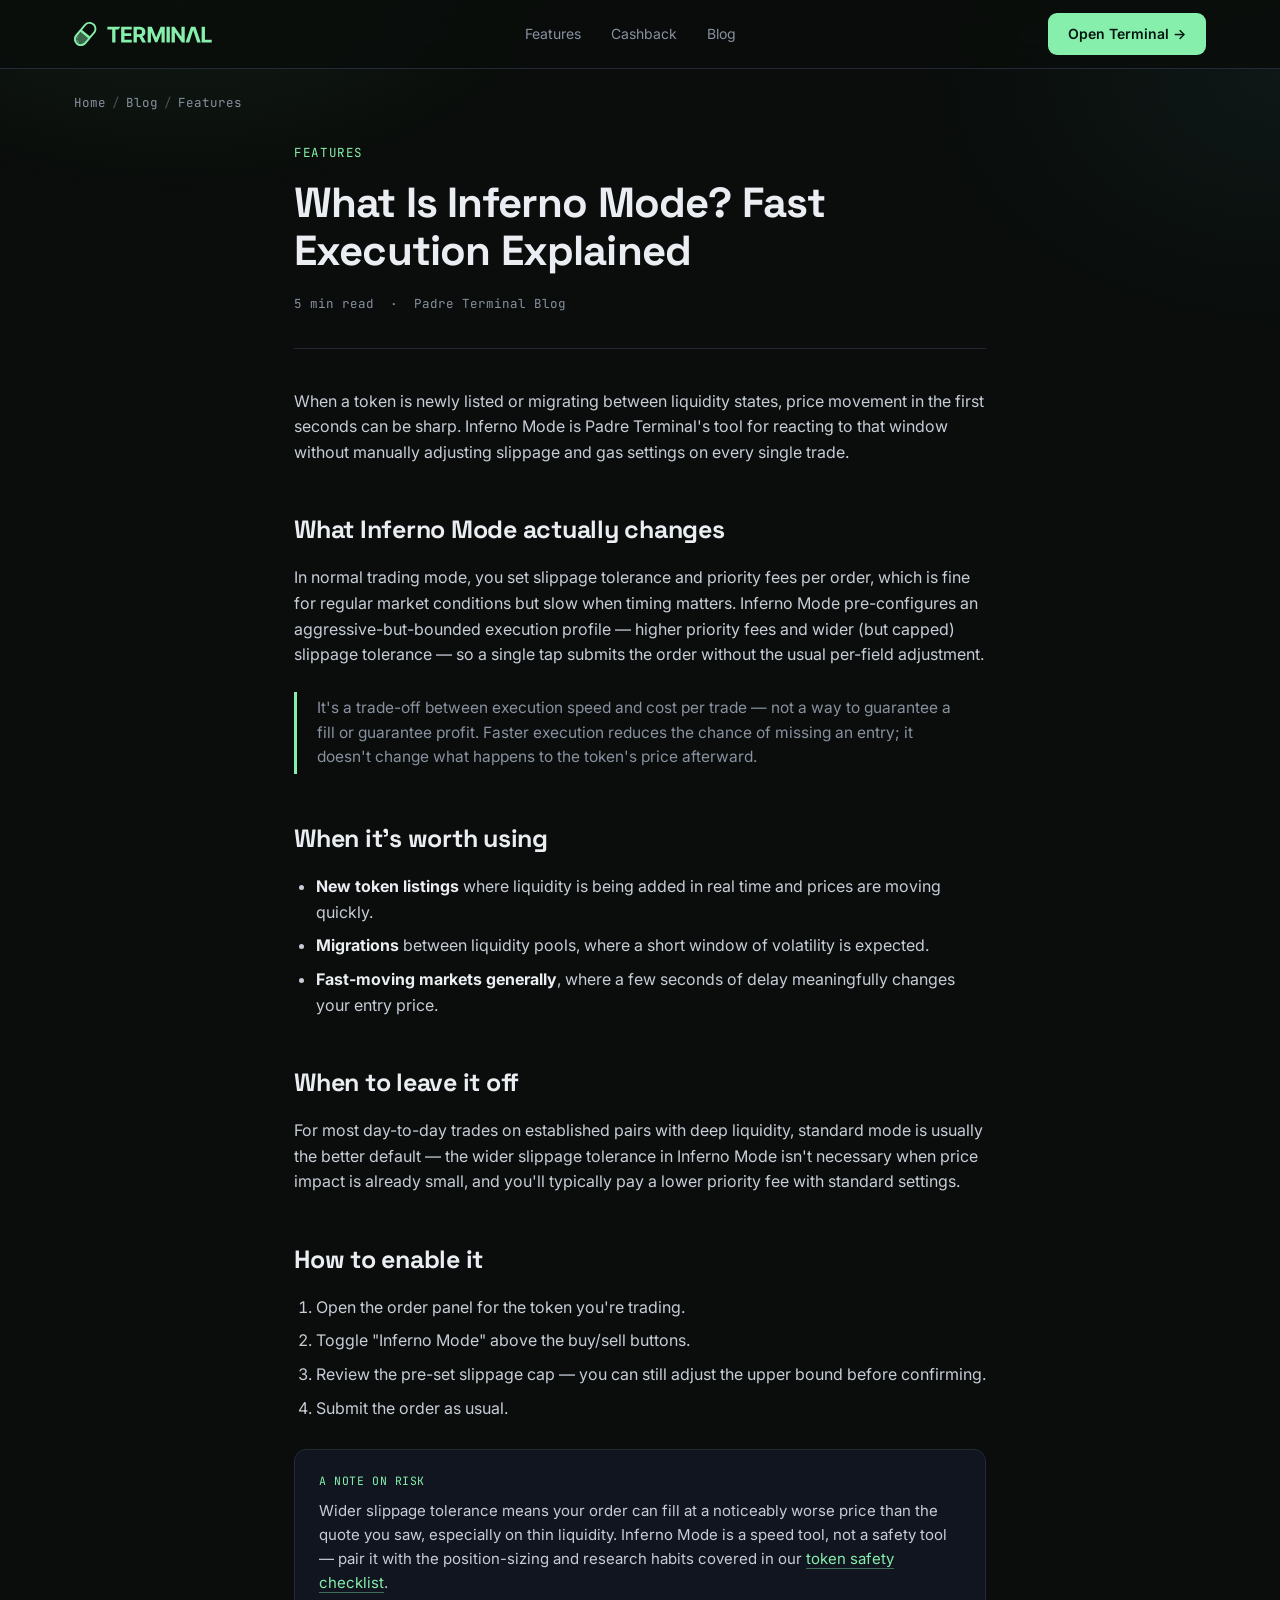
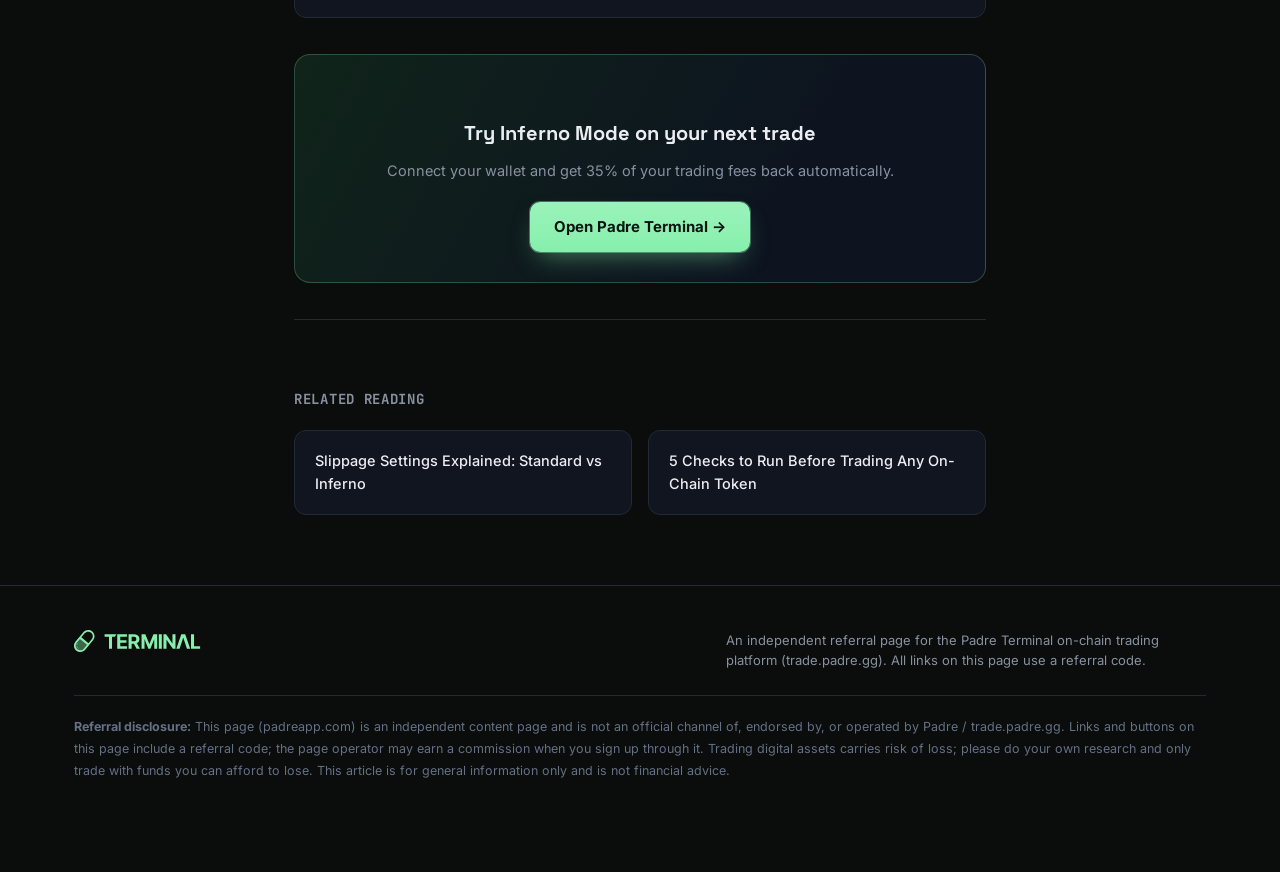
<file: blog/inferno-mode-explained.html>
<!DOCTYPE html>
<html lang="en">
<head>
<meta charset="UTF-8">
<meta name="viewport" content="width=device-width, initial-scale=1.0">
<title>What Is Inferno Mode on Padre Terminal? Fast Execution Explained</title>
<meta name="description" content="How Padre Terminal's Inferno Mode works, when one-click fast execution is worth using, and what trade-offs it involves.">
<link rel="canonical" href="https://padreapp.com/blog/inferno-mode-explained.html">
<meta property="og:title" content="What Is Inferno Mode? Fast Execution Explained">
<meta property="og:description" content="How Padre Terminal's Inferno Mode works, when one-click fast execution is worth using, and what trade-offs it involves.">
<meta property="og:url" content="https://padreapp.com/blog/inferno-mode-explained.html">
<meta property="og:type" content="article">
<link rel="icon" href="/favicon.ico" sizes="any">
<link rel="icon" href="/favicon-48.png" sizes="48x48" type="image/png">
<link rel="icon" href="/favicon-96.png" type="image/png" sizes="96x96">
<link rel="icon" href="/icon-mark.svg" type="image/svg+xml">
<link rel="apple-touch-icon" href="/apple-touch-icon.png">
<link rel="manifest" href="/site.webmanifest">
<link rel="preconnect" href="https://fonts.googleapis.com">
<link rel="preconnect" href="https://fonts.gstatic.com" crossorigin>
<link href="https://fonts.googleapis.com/css2?family=Space+Grotesk:wght@500;600;700&family=Inter:wght@400;500;600;700&family=JetBrains+Mono:wght@400;500;600&display=swap" rel="stylesheet">
<link rel="stylesheet" href="/blog/styles.css">
<script type="application/ld+json">
{
  "@context": "https://schema.org",
  "@type": "Article",
  "headline": "What Is Inferno Mode? Fast Execution Explained",
  "description": "How Padre Terminal's Inferno Mode works, when one-click fast execution is worth using, and what trade-offs it involves.",
  "author": {"@type": "Organization", "name": "Padre Terminal Blog"},
  "publisher": {"@type": "Organization", "name": "padreapp.com"},
  "mainEntityOfPage": "https://padreapp.com/blog/inferno-mode-explained.html"
}
</script>
</head>
<body>
<header>
  <div class="wrap">
    <nav>
      <a href="/" aria-label="Home" class="logo-img">
        <svg viewBox="0 0 460 80" fill="none" xmlns="http://www.w3.org/2000/svg" role="img" aria-label="Padre Terminal logo">
          <g clip-path="url(#clipNavArt)">
            <path d="M111.18 24.9642V15.8462H154.259L148.422 24.9642H138.201V68.1539H127.239V24.9642H111.18Z" fill="#86EFAC"/>
            <path d="M157.173 68.1539V15.8462H192.518V24.9642H168.264V37.4282H190.699V46.5463H168.264V59.0358H192.62V68.1539H157.173Z" fill="#86EFAC"/>
            <path d="M198.449 68.1539V15.8462H219.142C223.104 15.8462 226.485 16.5528 229.285 17.9661C232.103 19.3623 234.245 21.346 235.713 23.917C237.199 26.4711 237.942 29.4765 237.942 32.933C237.942 36.4065 237.191 39.3949 235.688 41.8978C234.186 44.3838 232.008 46.2909 229.157 47.619C226.322 48.9471 222.891 49.6112 218.861 49.6112H205.005V40.723H217.068C219.185 40.723 220.944 40.4335 222.344 39.8546C223.745 39.2756 224.786 38.4073 225.469 37.2494C226.169 36.0915 226.519 34.6528 226.519 32.933C226.519 31.1963 226.169 29.7319 225.469 28.54C224.786 27.3481 223.736 26.4456 222.319 25.8326C220.919 25.2026 219.151 24.8877 217.017 24.8877H209.538V68.1539H198.449ZM226.775 44.3498L239.811 68.1539H227.57L214.814 44.3498H226.775Z" fill="#86EFAC"/>
            <path d="M245.639 15.8462H259.316L273.762 50.9904H274.375L288.821 15.8462H302.498V68.1539H291.741V34.1079H291.305L277.731 67.8985H270.406L256.832 33.9802H256.397V68.1539H245.639V15.8462Z" fill="#86EFAC"/>
            <path d="M319.416 15.8462V68.1539H308.327V15.8462H319.416Z" fill="#86EFAC"/>
            <path d="M369.117 15.8462V68.1539H359.538L336.718 35.2317H336.334V68.1539H325.245V15.8462H334.977L357.618 48.7428H358.079V15.8462H369.117Z" fill="#86EFAC"/>
            <path d="M383.916 68.1539H372.032L390.14 15.8462H404.431L422.513 68.1539H410.629L397.489 27.7993H397.08L383.916 68.1539Z" fill="#86EFAC"/>
            <path d="M425.427 68.1539V15.8462H436.517V59.0358H459.005V68.1539H425.427Z" fill="#86EFAC"/>
            <path d="M19.7001 25.2716L54.8013 54.725L40.4621 71.8139C32.3288 81.5068 17.8777 82.7711 8.18477 74.6377C-1.50821 66.5044 -2.77252 52.0533 5.36086 42.3604L19.7001 25.2716Z" fill="#86EFAC" fill-opacity="0.4"/>
            <path d="M12.4455 49.9567C10.1821 53.4357 7.52669 61.7278 15.0121 67.0642" stroke="#86EFAC" stroke-width="1.8" stroke-linecap="round" stroke-dasharray="3.62 7.23 12.06 7.23"/>
            <path d="M66.3158 5.36013C76.0084 13.4933 77.273 27.9446 69.1404 37.6376L40.462 71.8151L40.0761 72.2641C31.8782 81.546 17.7253 82.6454 8.18383 74.6391L7.73629 74.2532C-1.54562 66.0552 -2.64564 51.9031 5.36064 42.3617L34.0391 8.18404C42.1725 -1.50815 56.623 -2.77263 66.3158 5.36013ZM21.6579 32.5119L10.0743 46.3169C4.12538 53.4064 5.0497 63.9764 12.139 69.9255C19.2287 75.8744 29.7994 74.9496 35.7483 67.8599L47.3319 54.0551L21.6579 32.5119ZM62.3606 10.0738C55.2711 4.12539 44.7016 5.05031 38.7527 12.1392L26.8169 26.3637L52.491 47.9068L64.4268 33.6823C70.3751 26.5927 69.4499 16.0226 62.3606 10.0738Z" fill="#86EFAC"/>
          </g>
          <defs><clipPath id="clipNavArt"><rect width="460" height="80" fill="white"/></clipPath></defs>
        </svg>
      </a>
      <div class="nav-links nav-mobile-hide">
        <a href="/#features">Features</a>
        <a href="/#cashback">Cashback</a>
        <a href="/blog/">Blog</a>
      </div>
      <div class="nav-right">
        <a class="nav-cta" href="/go/" target="_blank" rel="noopener sponsored">Open Terminal →</a>
        <button class="hamburger" id="menuBtn" aria-label="Open menu" aria-expanded="false">
          <svg viewBox="0 0 24 24" fill="none" stroke="currentColor" stroke-width="2" stroke-linecap="round"><path d="M4 7h16M4 12h16M4 17h16"/></svg>
        </button>
      </div>
    </nav>
    <div class="mobile-panel" id="mobilePanel">
      <a href="/">Home</a>
      <a href="/#features">Features</a>
      <a href="/#cashback">Cashback</a>
      <a href="/blog/">Blog</a>
    </div>
  </div>
</header>
<main><div class="wrap"><div class="crumb"><a href="/">Home</a><span>/</span><a href="/blog/">Blog</a><span>/</span>Features</div></div><div class="article-wrap"><div class="article-head">
      <div class="article-cat">FEATURES</div>
      <h1>What Is Inferno Mode? Fast Execution Explained</h1>
      <div class="article-meta"><span>5 min read</span><span>·</span><span>Padre Terminal Blog</span></div>
    </div><div class="prose">
<p>When a token is newly listed or migrating between liquidity states, price movement in the first seconds can be sharp. Inferno Mode is Padre Terminal's tool for reacting to that window without manually adjusting slippage and gas settings on every single trade.</p>

<h2>What Inferno Mode actually changes</h2>
<p>In normal trading mode, you set slippage tolerance and priority fees per order, which is fine for regular market conditions but slow when timing matters. Inferno Mode pre-configures an aggressive-but-bounded execution profile — higher priority fees and wider (but capped) slippage tolerance — so a single tap submits the order without the usual per-field adjustment.</p>

<blockquote>It's a trade-off between execution speed and cost per trade — not a way to guarantee a fill or guarantee profit. Faster execution reduces the chance of missing an entry; it doesn't change what happens to the token's price afterward.</blockquote>

<h2>When it's worth using</h2>
<ul>
  <li><strong>New token listings</strong> where liquidity is being added in real time and prices are moving quickly.</li>
  <li><strong>Migrations</strong> between liquidity pools, where a short window of volatility is expected.</li>
  <li><strong>Fast-moving markets generally</strong>, where a few seconds of delay meaningfully changes your entry price.</li>
</ul>

<h2>When to leave it off</h2>
<p>For most day-to-day trades on established pairs with deep liquidity, standard mode is usually the better default — the wider slippage tolerance in Inferno Mode isn't necessary when price impact is already small, and you'll typically pay a lower priority fee with standard settings.</p>

<h2>How to enable it</h2>
<ol>
  <li>Open the order panel for the token you're trading.</li>
  <li>Toggle "Inferno Mode" above the buy/sell buttons.</li>
  <li>Review the pre-set slippage cap — you can still adjust the upper bound before confirming.</li>
  <li>Submit the order as usual.</li>
</ol>

<div class="callout">
  <div class="lbl">A NOTE ON RISK</div>
  <p>Wider slippage tolerance means your order can fill at a noticeably worse price than the quote you saw, especially on thin liquidity. Inferno Mode is a speed tool, not a safety tool — pair it with the position-sizing and research habits covered in our <a class="inline-link" href="/blog/token-safety-checklist.html">token safety checklist</a>.</p>
</div>

<div class="inline-cta">
  <h3>Try Inferno Mode on your next trade</h3>
  <p>Connect your wallet and get 35% of your trading fees back automatically.</p>
  <a class="btn-primary" href="/go/" target="_blank" rel="noopener sponsored">Open Padre Terminal →</a>
</div>
<div class="related"><h3>RELATED READING</h3><div class="related-grid"><a href="/blog/slippage-settings-explained.html">Slippage Settings Explained: Standard vs Inferno</a><a href="/blog/token-safety-checklist.html">5 Checks to Run Before Trading Any On-Chain Token</a></div></div></div></div></main><footer>
  <div class="wrap">
    <div class="foot-grid">
      <span class="logo-img" style="display:inline-block;">
        <svg viewBox="0 0 460 80" fill="none" xmlns="http://www.w3.org/2000/svg" role="img" aria-label="Padre Terminal logo" style="height:22px;width:auto;">
          <g clip-path="url(#clipFootArt)">
            <path d="M111.18 24.9642V15.8462H154.259L148.422 24.9642H138.201V68.1539H127.239V24.9642H111.18Z" fill="#86EFAC"/>
            <path d="M157.173 68.1539V15.8462H192.518V24.9642H168.264V37.4282H190.699V46.5463H168.264V59.0358H192.62V68.1539H157.173Z" fill="#86EFAC"/>
            <path d="M198.449 68.1539V15.8462H219.142C223.104 15.8462 226.485 16.5528 229.285 17.9661C232.103 19.3623 234.245 21.346 235.713 23.917C237.199 26.4711 237.942 29.4765 237.942 32.933C237.942 36.4065 237.191 39.3949 235.688 41.8978C234.186 44.3838 232.008 46.2909 229.157 47.619C226.322 48.9471 222.891 49.6112 218.861 49.6112H205.005V40.723H217.068C219.185 40.723 220.944 40.4335 222.344 39.8546C223.745 39.2756 224.786 38.4073 225.469 37.2494C226.169 36.0915 226.519 34.6528 226.519 32.933C226.519 31.1963 226.169 29.7319 225.469 28.54C224.786 27.3481 223.736 26.4456 222.319 25.8326C220.919 25.2026 219.151 24.8877 217.017 24.8877H209.538V68.1539H198.449ZM226.775 44.3498L239.811 68.1539H227.57L214.814 44.3498H226.775Z" fill="#86EFAC"/>
            <path d="M245.639 15.8462H259.316L273.762 50.9904H274.375L288.821 15.8462H302.498V68.1539H291.741V34.1079H291.305L277.731 67.8985H270.406L256.832 33.9802H256.397V68.1539H245.639V15.8462Z" fill="#86EFAC"/>
            <path d="M319.416 15.8462V68.1539H308.327V15.8462H319.416Z" fill="#86EFAC"/>
            <path d="M369.117 15.8462V68.1539H359.538L336.718 35.2317H336.334V68.1539H325.245V15.8462H334.977L357.618 48.7428H358.079V15.8462H369.117Z" fill="#86EFAC"/>
            <path d="M383.916 68.1539H372.032L390.14 15.8462H404.431L422.513 68.1539H410.629L397.489 27.7993H397.08L383.916 68.1539Z" fill="#86EFAC"/>
            <path d="M425.427 68.1539V15.8462H436.517V59.0358H459.005V68.1539H425.427Z" fill="#86EFAC"/>
            <path d="M19.7001 25.2716L54.8013 54.725L40.4621 71.8139C32.3288 81.5068 17.8777 82.7711 8.18477 74.6377C-1.50821 66.5044 -2.77252 52.0533 5.36086 42.3604L19.7001 25.2716Z" fill="#86EFAC" fill-opacity="0.4"/>
            <path d="M12.4455 49.9567C10.1821 53.4357 7.52669 61.7278 15.0121 67.0642" stroke="#86EFAC" stroke-width="1.8" stroke-linecap="round" stroke-dasharray="3.62 7.23 12.06 7.23"/>
            <path d="M66.3158 5.36013C76.0084 13.4933 77.273 27.9446 69.1404 37.6376L40.462 71.8151L40.0761 72.2641C31.8782 81.546 17.7253 82.6454 8.18383 74.6391L7.73629 74.2532C-1.54562 66.0552 -2.64564 51.9031 5.36064 42.3617L34.0391 8.18404C42.1725 -1.50815 56.623 -2.77263 66.3158 5.36013ZM21.6579 32.5119L10.0743 46.3169C4.12538 53.4064 5.0497 63.9764 12.139 69.9255C19.2287 75.8744 29.7994 74.9496 35.7483 67.8599L47.3319 54.0551L21.6579 32.5119ZM62.3606 10.0738C55.2711 4.12539 44.7016 5.05031 38.7527 12.1392L26.8169 26.3637L52.491 47.9068L64.4268 33.6823C70.3751 26.5927 69.4499 16.0226 62.3606 10.0738Z" fill="#86EFAC"/></g>
          <defs><clipPath id="clipFootArt"><rect width="460" height="80" fill="white"/></clipPath></defs>
        </svg>
      </span>
      <div style="max-width:480px;">An independent referral page for the Padre Terminal on-chain trading platform (trade.padre.gg). All links on this page use a referral code.</div>
    </div>
    <div class="disclaimer">
      <strong>Referral disclosure:</strong> This page (padreapp.com) is an independent content page and is not an official channel of, endorsed by, or operated by Padre / trade.padre.gg. Links and buttons on this page include a referral code; the page operator may earn a commission when you sign up through it. Trading digital assets carries risk of loss; please do your own research and only trade with funds you can afford to lose. This article is for general information only and is not financial advice.
    </div>
  </div>
</footer>

<script>
(function(){
  var btn = document.getElementById('menuBtn');
  var panel = document.getElementById('mobilePanel');
  if(!btn || !panel) return;
  btn.addEventListener('click', function(){
    var isOpen = panel.classList.toggle('open');
    btn.classList.toggle('open', isOpen);
    btn.setAttribute('aria-expanded', isOpen ? 'true' : 'false');
  });
  panel.querySelectorAll('a').forEach(function(a){
    a.addEventListener('click', function(){
      panel.classList.remove('open');
      btn.classList.remove('open');
      btn.setAttribute('aria-expanded', 'false');
    });
  });
})();
</script>
</body>
</html>
</file>
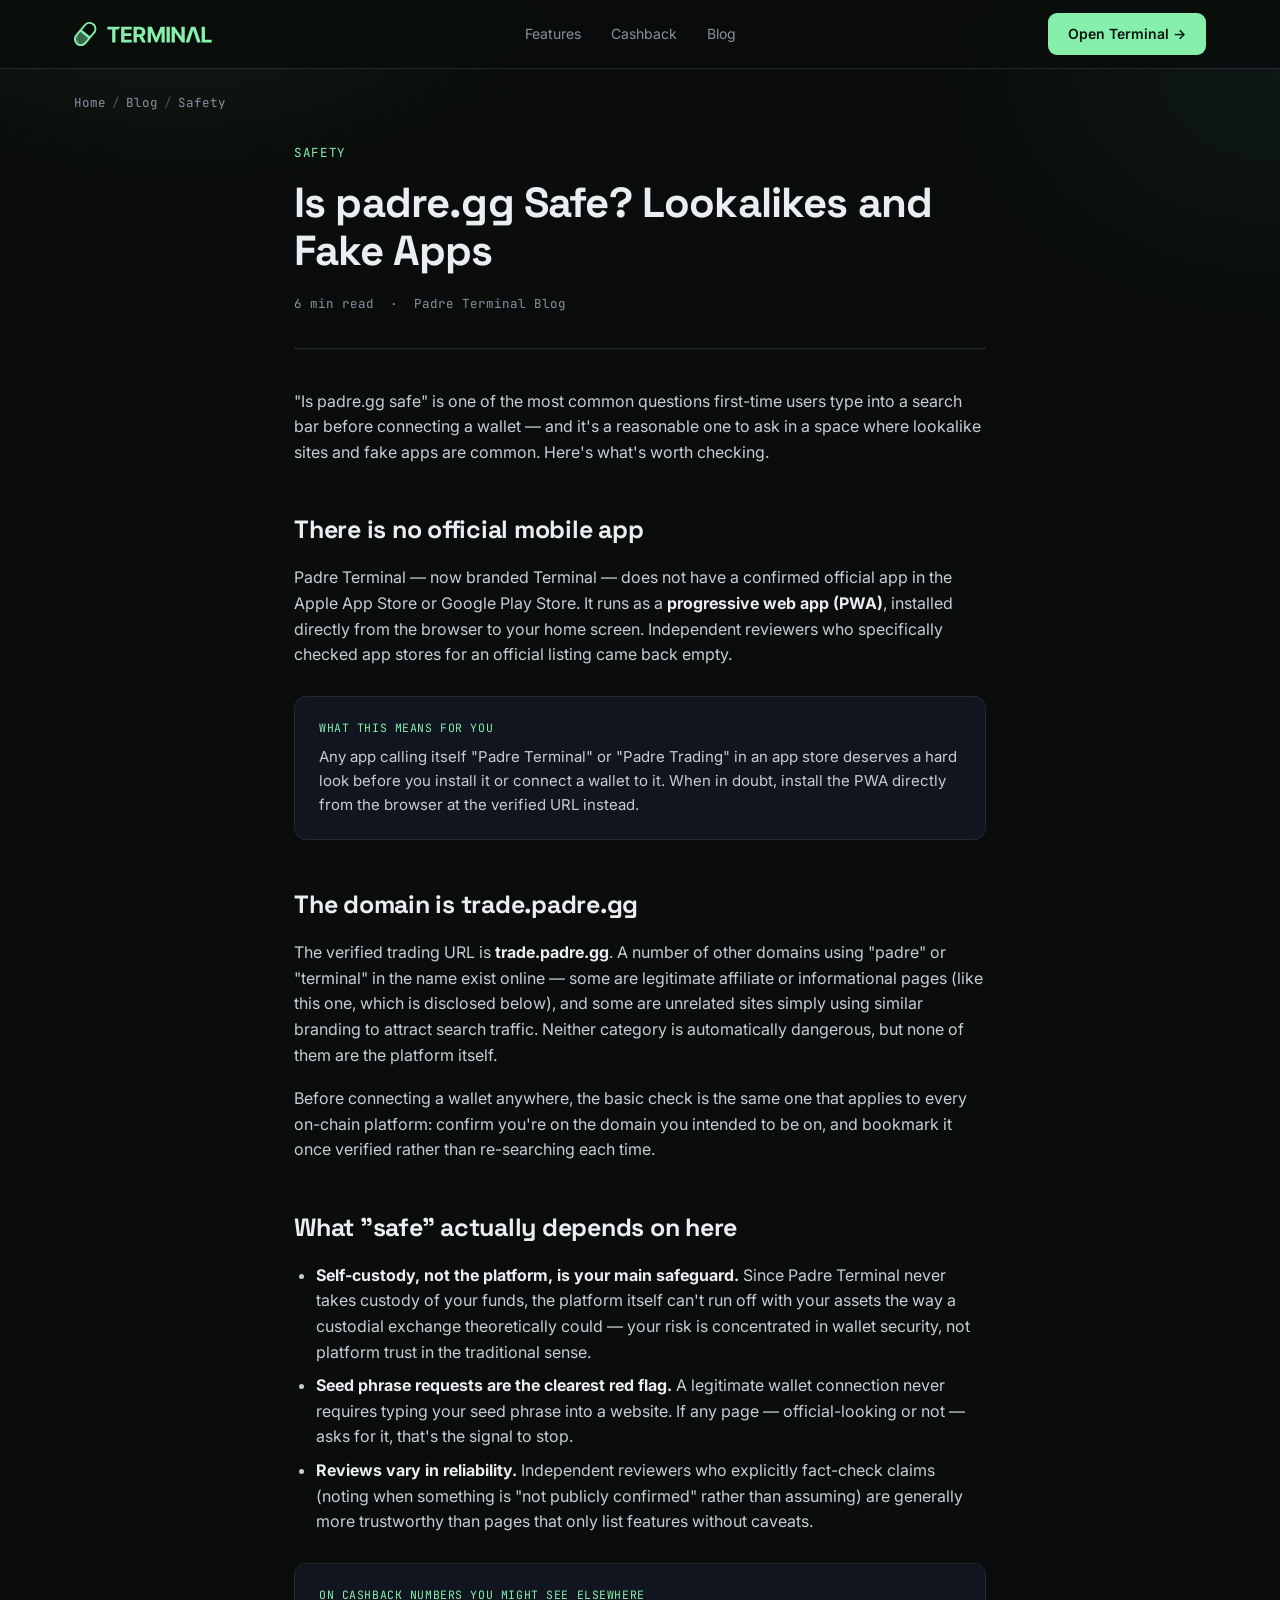
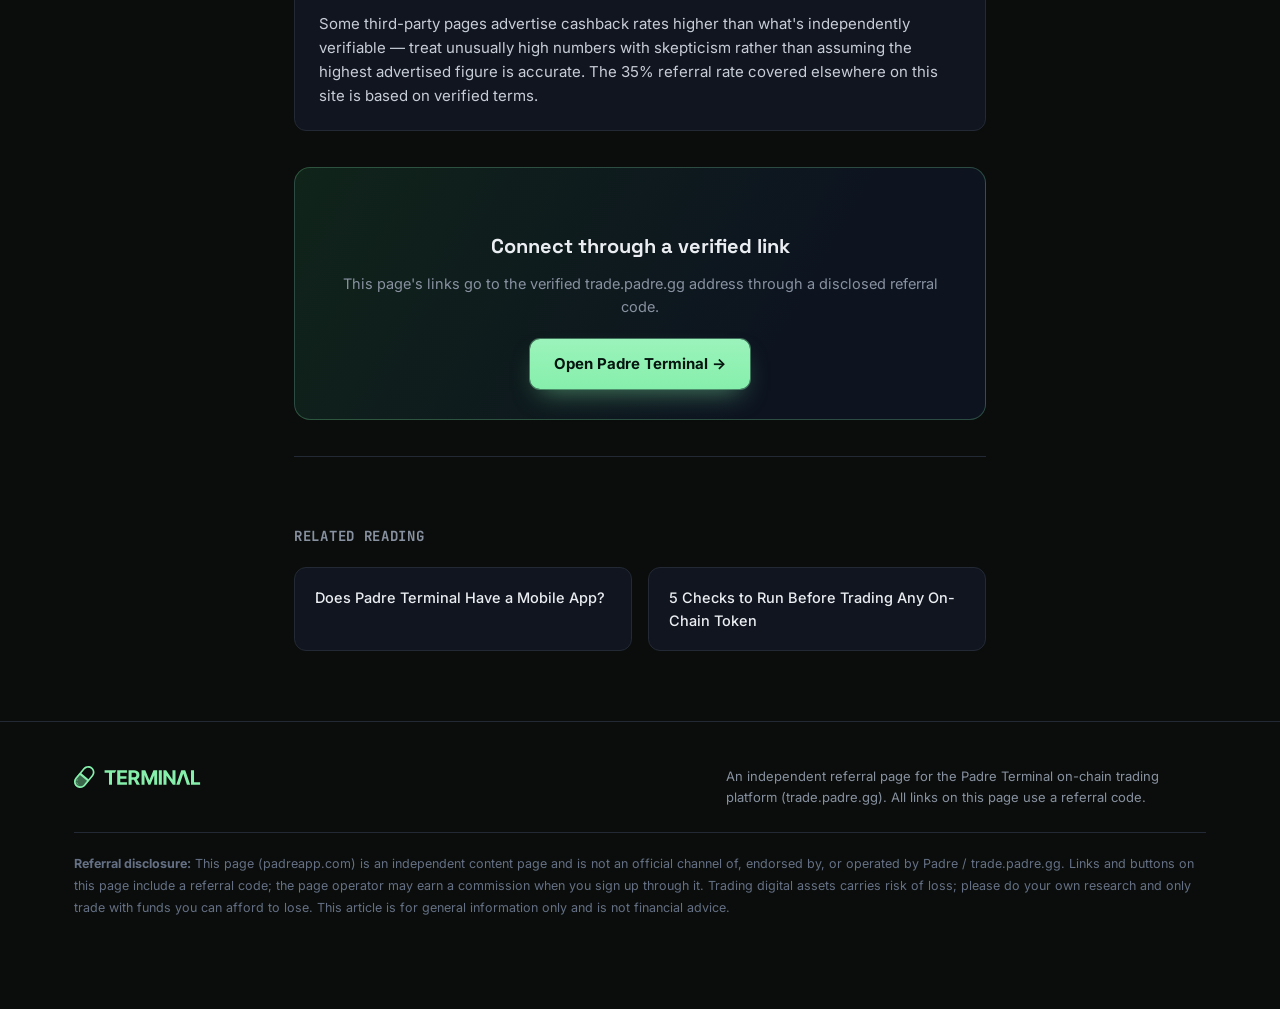
<file: blog/is-padre-gg-safe.html>
<!DOCTYPE html>
<html lang="en">
<head>
<meta charset="UTF-8">
<meta name="viewport" content="width=device-width, initial-scale=1.0">
<title>Is padre.gg Safe? How to Avoid Lookalike Sites and Fake Apps</title>
<meta name="description" content="What to check before trusting a site or app claiming to be Padre Terminal — the official domain, why there's no app-store app, and the real red flags to watch for.">
<link rel="canonical" href="https://padreapp.com/blog/is-padre-gg-safe.html">
<meta property="og:title" content="Is padre.gg Safe? Lookalikes and Fake Apps">
<meta property="og:description" content="What to check before trusting a site or app claiming to be Padre Terminal — the official domain, why there's no app-store app, and the real red flags to watch for.">
<meta property="og:url" content="https://padreapp.com/blog/is-padre-gg-safe.html">
<meta property="og:type" content="article">
<link rel="icon" href="/favicon.ico" sizes="any">
<link rel="icon" href="/favicon-48.png" sizes="48x48" type="image/png">
<link rel="icon" href="/favicon-96.png" type="image/png" sizes="96x96">
<link rel="icon" href="/icon-mark.svg" type="image/svg+xml">
<link rel="apple-touch-icon" href="/apple-touch-icon.png">
<link rel="manifest" href="/site.webmanifest">
<link rel="preconnect" href="https://fonts.googleapis.com">
<link rel="preconnect" href="https://fonts.gstatic.com" crossorigin>
<link href="https://fonts.googleapis.com/css2?family=Space+Grotesk:wght@500;600;700&family=Inter:wght@400;500;600;700&family=JetBrains+Mono:wght@400;500;600&display=swap" rel="stylesheet">
<link rel="stylesheet" href="/blog/styles.css">
<script type="application/ld+json">
{
  "@context": "https://schema.org",
  "@type": "Article",
  "headline": "Is padre.gg Safe? Lookalikes and Fake Apps",
  "description": "What to check before trusting a site or app claiming to be Padre Terminal — the official domain, why there's no app-store app, and the real red flags to watch for.",
  "author": {"@type": "Organization", "name": "Padre Terminal Blog"},
  "publisher": {"@type": "Organization", "name": "padreapp.com"},
  "mainEntityOfPage": "https://padreapp.com/blog/is-padre-gg-safe.html"
}
</script>
</head>
<body>
<header>
  <div class="wrap">
    <nav>
      <a href="/" aria-label="Home" class="logo-img">
        <svg viewBox="0 0 460 80" fill="none" xmlns="http://www.w3.org/2000/svg" role="img" aria-label="Padre Terminal logo">
          <g clip-path="url(#clipNavArt)">
            <path d="M111.18 24.9642V15.8462H154.259L148.422 24.9642H138.201V68.1539H127.239V24.9642H111.18Z" fill="#86EFAC"/>
            <path d="M157.173 68.1539V15.8462H192.518V24.9642H168.264V37.4282H190.699V46.5463H168.264V59.0358H192.62V68.1539H157.173Z" fill="#86EFAC"/>
            <path d="M198.449 68.1539V15.8462H219.142C223.104 15.8462 226.485 16.5528 229.285 17.9661C232.103 19.3623 234.245 21.346 235.713 23.917C237.199 26.4711 237.942 29.4765 237.942 32.933C237.942 36.4065 237.191 39.3949 235.688 41.8978C234.186 44.3838 232.008 46.2909 229.157 47.619C226.322 48.9471 222.891 49.6112 218.861 49.6112H205.005V40.723H217.068C219.185 40.723 220.944 40.4335 222.344 39.8546C223.745 39.2756 224.786 38.4073 225.469 37.2494C226.169 36.0915 226.519 34.6528 226.519 32.933C226.519 31.1963 226.169 29.7319 225.469 28.54C224.786 27.3481 223.736 26.4456 222.319 25.8326C220.919 25.2026 219.151 24.8877 217.017 24.8877H209.538V68.1539H198.449ZM226.775 44.3498L239.811 68.1539H227.57L214.814 44.3498H226.775Z" fill="#86EFAC"/>
            <path d="M245.639 15.8462H259.316L273.762 50.9904H274.375L288.821 15.8462H302.498V68.1539H291.741V34.1079H291.305L277.731 67.8985H270.406L256.832 33.9802H256.397V68.1539H245.639V15.8462Z" fill="#86EFAC"/>
            <path d="M319.416 15.8462V68.1539H308.327V15.8462H319.416Z" fill="#86EFAC"/>
            <path d="M369.117 15.8462V68.1539H359.538L336.718 35.2317H336.334V68.1539H325.245V15.8462H334.977L357.618 48.7428H358.079V15.8462H369.117Z" fill="#86EFAC"/>
            <path d="M383.916 68.1539H372.032L390.14 15.8462H404.431L422.513 68.1539H410.629L397.489 27.7993H397.08L383.916 68.1539Z" fill="#86EFAC"/>
            <path d="M425.427 68.1539V15.8462H436.517V59.0358H459.005V68.1539H425.427Z" fill="#86EFAC"/>
            <path d="M19.7001 25.2716L54.8013 54.725L40.4621 71.8139C32.3288 81.5068 17.8777 82.7711 8.18477 74.6377C-1.50821 66.5044 -2.77252 52.0533 5.36086 42.3604L19.7001 25.2716Z" fill="#86EFAC" fill-opacity="0.4"/>
            <path d="M12.4455 49.9567C10.1821 53.4357 7.52669 61.7278 15.0121 67.0642" stroke="#86EFAC" stroke-width="1.8" stroke-linecap="round" stroke-dasharray="3.62 7.23 12.06 7.23"/>
            <path d="M66.3158 5.36013C76.0084 13.4933 77.273 27.9446 69.1404 37.6376L40.462 71.8151L40.0761 72.2641C31.8782 81.546 17.7253 82.6454 8.18383 74.6391L7.73629 74.2532C-1.54562 66.0552 -2.64564 51.9031 5.36064 42.3617L34.0391 8.18404C42.1725 -1.50815 56.623 -2.77263 66.3158 5.36013ZM21.6579 32.5119L10.0743 46.3169C4.12538 53.4064 5.0497 63.9764 12.139 69.9255C19.2287 75.8744 29.7994 74.9496 35.7483 67.8599L47.3319 54.0551L21.6579 32.5119ZM62.3606 10.0738C55.2711 4.12539 44.7016 5.05031 38.7527 12.1392L26.8169 26.3637L52.491 47.9068L64.4268 33.6823C70.3751 26.5927 69.4499 16.0226 62.3606 10.0738Z" fill="#86EFAC"/>
          </g>
          <defs><clipPath id="clipNavArt"><rect width="460" height="80" fill="white"/></clipPath></defs>
        </svg>
      </a>
      <div class="nav-links nav-mobile-hide">
        <a href="/#features">Features</a>
        <a href="/#cashback">Cashback</a>
        <a href="/blog/">Blog</a>
      </div>
      <div class="nav-right">
        <a class="nav-cta" href="/go/" target="_blank" rel="noopener sponsored">Open Terminal →</a>
        <button class="hamburger" id="menuBtn" aria-label="Open menu" aria-expanded="false">
          <svg viewBox="0 0 24 24" fill="none" stroke="currentColor" stroke-width="2" stroke-linecap="round"><path d="M4 7h16M4 12h16M4 17h16"/></svg>
        </button>
      </div>
    </nav>
    <div class="mobile-panel" id="mobilePanel">
      <a href="/">Home</a>
      <a href="/#features">Features</a>
      <a href="/#cashback">Cashback</a>
      <a href="/blog/">Blog</a>
    </div>
  </div>
</header><main><div class="wrap"><div class="crumb"><a href="/">Home</a><span>/</span><a href="/blog/">Blog</a><span>/</span>Safety</div></div><div class="article-wrap"><div class="article-head">
      <div class="article-cat">SAFETY</div>
      <h1>Is padre.gg Safe? Lookalikes and Fake Apps</h1>
      <div class="article-meta"><span>6 min read</span><span>·</span><span>Padre Terminal Blog</span></div>
    </div><div class="prose">
<p>"Is padre.gg safe" is one of the most common questions first-time users type into a search bar before connecting a wallet — and it's a reasonable one to ask in a space where lookalike sites and fake apps are common. Here's what's worth checking.</p>

<h2>There is no official mobile app</h2>
<p>Padre Terminal — now branded Terminal — does not have a confirmed official app in the Apple App Store or Google Play Store. It runs as a <strong>progressive web app (PWA)</strong>, installed directly from the browser to your home screen. Independent reviewers who specifically checked app stores for an official listing came back empty.</p>
<div class="callout">
  <div class="lbl">WHAT THIS MEANS FOR YOU</div>
  <p>Any app calling itself "Padre Terminal" or "Padre Trading" in an app store deserves a hard look before you install it or connect a wallet to it. When in doubt, install the PWA directly from the browser at the verified URL instead.</p>
</div>

<h2>The domain is trade.padre.gg</h2>
<p>The verified trading URL is <strong>trade.padre.gg</strong>. A number of other domains using "padre" or "terminal" in the name exist online — some are legitimate affiliate or informational pages (like this one, which is disclosed below), and some are unrelated sites simply using similar branding to attract search traffic. Neither category is automatically dangerous, but none of them are the platform itself.</p>
<p>Before connecting a wallet anywhere, the basic check is the same one that applies to every on-chain platform: confirm you're on the domain you intended to be on, and bookmark it once verified rather than re-searching each time.</p>

<h2>What "safe" actually depends on here</h2>
<ul>
  <li><strong>Self-custody, not the platform, is your main safeguard.</strong> Since Padre Terminal never takes custody of your funds, the platform itself can't run off with your assets the way a custodial exchange theoretically could — your risk is concentrated in wallet security, not platform trust in the traditional sense.</li>
  <li><strong>Seed phrase requests are the clearest red flag.</strong> A legitimate wallet connection never requires typing your seed phrase into a website. If any page — official-looking or not — asks for it, that's the signal to stop.</li>
  <li><strong>Reviews vary in reliability.</strong> Independent reviewers who explicitly fact-check claims (noting when something is "not publicly confirmed" rather than assuming) are generally more trustworthy than pages that only list features without caveats.</li>
</ul>

<div class="callout">
  <div class="lbl">ON CASHBACK NUMBERS YOU MIGHT SEE ELSEWHERE</div>
  <p>Some third-party pages advertise cashback rates higher than what's independently verifiable — treat unusually high numbers with skepticism rather than assuming the highest advertised figure is accurate. The 35% referral rate covered elsewhere on this site is based on verified terms.</p>
</div>

<div class="inline-cta">
  <h3>Connect through a verified link</h3>
  <p>This page's links go to the verified trade.padre.gg address through a disclosed referral code.</p>
  <a class="btn-primary" href="/go/" target="_blank" rel="noopener sponsored">Open Padre Terminal →</a>
</div>
<div class="related"><h3>RELATED READING</h3><div class="related-grid"><a href="/blog/does-padre-terminal-have-a-mobile-app.html">Does Padre Terminal Have a Mobile App?</a><a href="/blog/token-safety-checklist.html">5 Checks to Run Before Trading Any On-Chain Token</a></div></div></div></div></main><footer>
  <div class="wrap">
    <div class="foot-grid">
      <span class="logo-img" style="display:inline-block;">
        <svg viewBox="0 0 460 80" fill="none" xmlns="http://www.w3.org/2000/svg" role="img" aria-label="Padre Terminal logo" style="height:22px;width:auto;">
          <g clip-path="url(#clipFootArt)">
            <path d="M111.18 24.9642V15.8462H154.259L148.422 24.9642H138.201V68.1539H127.239V24.9642H111.18Z" fill="#86EFAC"/>
            <path d="M157.173 68.1539V15.8462H192.518V24.9642H168.264V37.4282H190.699V46.5463H168.264V59.0358H192.62V68.1539H157.173Z" fill="#86EFAC"/>
            <path d="M198.449 68.1539V15.8462H219.142C223.104 15.8462 226.485 16.5528 229.285 17.9661C232.103 19.3623 234.245 21.346 235.713 23.917C237.199 26.4711 237.942 29.4765 237.942 32.933C237.942 36.4065 237.191 39.3949 235.688 41.8978C234.186 44.3838 232.008 46.2909 229.157 47.619C226.322 48.9471 222.891 49.6112 218.861 49.6112H205.005V40.723H217.068C219.185 40.723 220.944 40.4335 222.344 39.8546C223.745 39.2756 224.786 38.4073 225.469 37.2494C226.169 36.0915 226.519 34.6528 226.519 32.933C226.519 31.1963 226.169 29.7319 225.469 28.54C224.786 27.3481 223.736 26.4456 222.319 25.8326C220.919 25.2026 219.151 24.8877 217.017 24.8877H209.538V68.1539H198.449ZM226.775 44.3498L239.811 68.1539H227.57L214.814 44.3498H226.775Z" fill="#86EFAC"/>
            <path d="M245.639 15.8462H259.316L273.762 50.9904H274.375L288.821 15.8462H302.498V68.1539H291.741V34.1079H291.305L277.731 67.8985H270.406L256.832 33.9802H256.397V68.1539H245.639V15.8462Z" fill="#86EFAC"/>
            <path d="M319.416 15.8462V68.1539H308.327V15.8462H319.416Z" fill="#86EFAC"/>
            <path d="M369.117 15.8462V68.1539H359.538L336.718 35.2317H336.334V68.1539H325.245V15.8462H334.977L357.618 48.7428H358.079V15.8462H369.117Z" fill="#86EFAC"/>
            <path d="M383.916 68.1539H372.032L390.14 15.8462H404.431L422.513 68.1539H410.629L397.489 27.7993H397.08L383.916 68.1539Z" fill="#86EFAC"/>
            <path d="M425.427 68.1539V15.8462H436.517V59.0358H459.005V68.1539H425.427Z" fill="#86EFAC"/>
            <path d="M19.7001 25.2716L54.8013 54.725L40.4621 71.8139C32.3288 81.5068 17.8777 82.7711 8.18477 74.6377C-1.50821 66.5044 -2.77252 52.0533 5.36086 42.3604L19.7001 25.2716Z" fill="#86EFAC" fill-opacity="0.4"/>
            <path d="M12.4455 49.9567C10.1821 53.4357 7.52669 61.7278 15.0121 67.0642" stroke="#86EFAC" stroke-width="1.8" stroke-linecap="round" stroke-dasharray="3.62 7.23 12.06 7.23"/>
            <path d="M66.3158 5.36013C76.0084 13.4933 77.273 27.9446 69.1404 37.6376L40.462 71.8151L40.0761 72.2641C31.8782 81.546 17.7253 82.6454 8.18383 74.6391L7.73629 74.2532C-1.54562 66.0552 -2.64564 51.9031 5.36064 42.3617L34.0391 8.18404C42.1725 -1.50815 56.623 -2.77263 66.3158 5.36013ZM21.6579 32.5119L10.0743 46.3169C4.12538 53.4064 5.0497 63.9764 12.139 69.9255C19.2287 75.8744 29.7994 74.9496 35.7483 67.8599L47.3319 54.0551L21.6579 32.5119ZM62.3606 10.0738C55.2711 4.12539 44.7016 5.05031 38.7527 12.1392L26.8169 26.3637L52.491 47.9068L64.4268 33.6823C70.3751 26.5927 69.4499 16.0226 62.3606 10.0738Z" fill="#86EFAC"/></g>
          <defs><clipPath id="clipFootArt"><rect width="460" height="80" fill="white"/></clipPath></defs>
        </svg>
      </span>
      <div style="max-width:480px;">An independent referral page for the Padre Terminal on-chain trading platform (trade.padre.gg). All links on this page use a referral code.</div>
    </div>
    <div class="disclaimer">
      <strong>Referral disclosure:</strong> This page (padreapp.com) is an independent content page and is not an official channel of, endorsed by, or operated by Padre / trade.padre.gg. Links and buttons on this page include a referral code; the page operator may earn a commission when you sign up through it. Trading digital assets carries risk of loss; please do your own research and only trade with funds you can afford to lose. This article is for general information only and is not financial advice.
    </div>
  </div>
</footer>

<script>
(function(){
  var btn = document.getElementById('menuBtn');
  var panel = document.getElementById('mobilePanel');
  if(!btn || !panel) return;
  btn.addEventListener('click', function(){
    var isOpen = panel.classList.toggle('open');
    btn.classList.toggle('open', isOpen);
    btn.setAttribute('aria-expanded', isOpen ? 'true' : 'false');
  });
  panel.querySelectorAll('a').forEach(function(a){
    a.addEventListener('click', function(){
      panel.classList.remove('open');
      btn.classList.remove('open');
      btn.setAttribute('aria-expanded', 'false');
    });
  });
})();
</script>
</body>
</html>
</file>
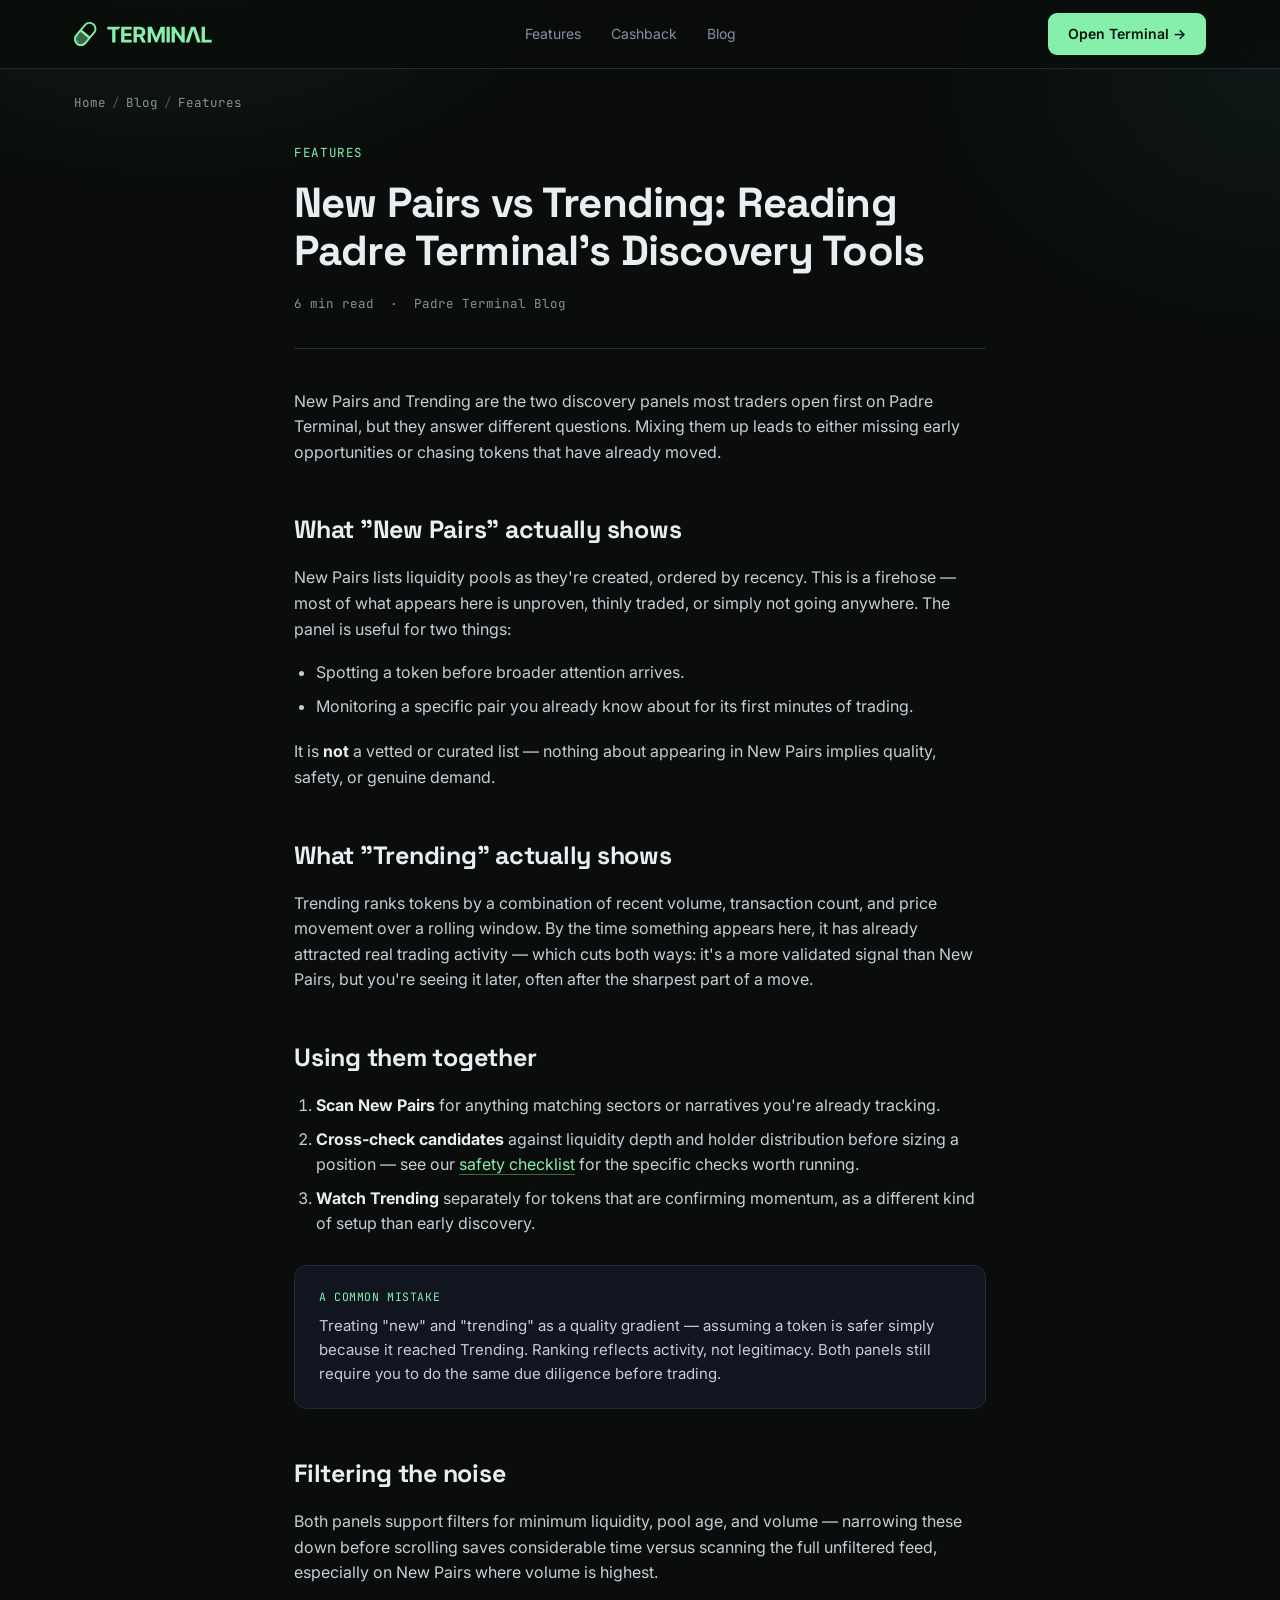
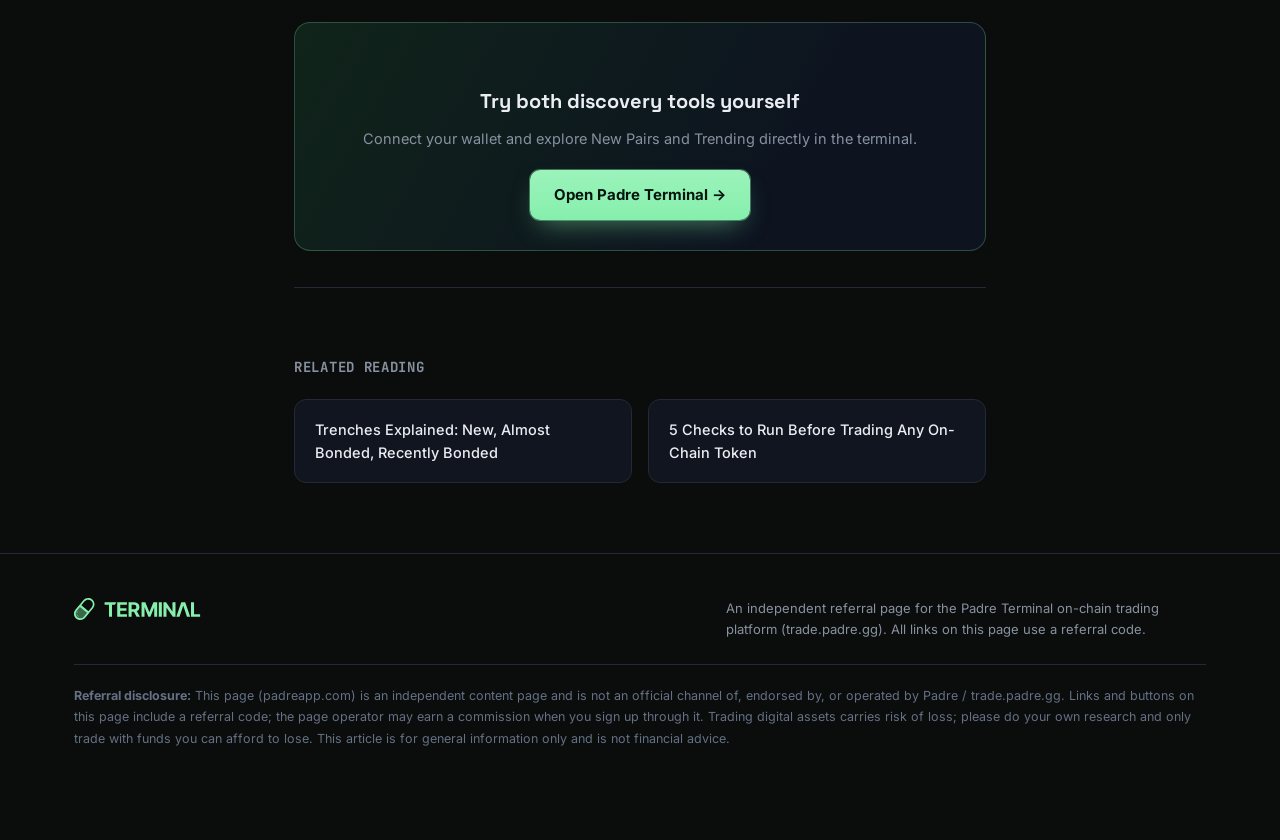
<file: blog/new-pairs-vs-trending.html>
<!DOCTYPE html>
<html lang="en">
<head>
<meta charset="UTF-8">
<meta name="viewport" content="width=device-width, initial-scale=1.0">
<title>New Pairs vs Trending: How to Read Padre Terminal's Discovery Tools</title>
<meta name="description" content="What Padre Terminal's New Pairs and Trending panels each actually show, and how to use them together instead of picking one.">
<link rel="canonical" href="https://padreapp.com/blog/new-pairs-vs-trending.html">
<meta property="og:title" content="New Pairs vs Trending: Reading Padre Terminal's Discovery Tools">
<meta property="og:description" content="What Padre Terminal's New Pairs and Trending panels each actually show, and how to use them together instead of picking one.">
<meta property="og:url" content="https://padreapp.com/blog/new-pairs-vs-trending.html">
<meta property="og:type" content="article">
<link rel="icon" href="/favicon.ico" sizes="any">
<link rel="icon" href="/favicon-48.png" sizes="48x48" type="image/png">
<link rel="icon" href="/favicon-96.png" type="image/png" sizes="96x96">
<link rel="icon" href="/icon-mark.svg" type="image/svg+xml">
<link rel="apple-touch-icon" href="/apple-touch-icon.png">
<link rel="manifest" href="/site.webmanifest">
<link rel="preconnect" href="https://fonts.googleapis.com">
<link rel="preconnect" href="https://fonts.gstatic.com" crossorigin>
<link href="https://fonts.googleapis.com/css2?family=Space+Grotesk:wght@500;600;700&family=Inter:wght@400;500;600;700&family=JetBrains+Mono:wght@400;500;600&display=swap" rel="stylesheet">
<link rel="stylesheet" href="/blog/styles.css">
<script type="application/ld+json">
{
  "@context": "https://schema.org",
  "@type": "Article",
  "headline": "New Pairs vs Trending: Reading Padre Terminal's Discovery Tools",
  "description": "What Padre Terminal's New Pairs and Trending panels each actually show, and how to use them together instead of picking one.",
  "author": {"@type": "Organization", "name": "Padre Terminal Blog"},
  "publisher": {"@type": "Organization", "name": "padreapp.com"},
  "mainEntityOfPage": "https://padreapp.com/blog/new-pairs-vs-trending.html"
}
</script>
</head>
<body>
<header>
  <div class="wrap">
    <nav>
      <a href="/" aria-label="Home" class="logo-img">
        <svg viewBox="0 0 460 80" fill="none" xmlns="http://www.w3.org/2000/svg" role="img" aria-label="Padre Terminal logo">
          <g clip-path="url(#clipNavArt)">
            <path d="M111.18 24.9642V15.8462H154.259L148.422 24.9642H138.201V68.1539H127.239V24.9642H111.18Z" fill="#86EFAC"/>
            <path d="M157.173 68.1539V15.8462H192.518V24.9642H168.264V37.4282H190.699V46.5463H168.264V59.0358H192.62V68.1539H157.173Z" fill="#86EFAC"/>
            <path d="M198.449 68.1539V15.8462H219.142C223.104 15.8462 226.485 16.5528 229.285 17.9661C232.103 19.3623 234.245 21.346 235.713 23.917C237.199 26.4711 237.942 29.4765 237.942 32.933C237.942 36.4065 237.191 39.3949 235.688 41.8978C234.186 44.3838 232.008 46.2909 229.157 47.619C226.322 48.9471 222.891 49.6112 218.861 49.6112H205.005V40.723H217.068C219.185 40.723 220.944 40.4335 222.344 39.8546C223.745 39.2756 224.786 38.4073 225.469 37.2494C226.169 36.0915 226.519 34.6528 226.519 32.933C226.519 31.1963 226.169 29.7319 225.469 28.54C224.786 27.3481 223.736 26.4456 222.319 25.8326C220.919 25.2026 219.151 24.8877 217.017 24.8877H209.538V68.1539H198.449ZM226.775 44.3498L239.811 68.1539H227.57L214.814 44.3498H226.775Z" fill="#86EFAC"/>
            <path d="M245.639 15.8462H259.316L273.762 50.9904H274.375L288.821 15.8462H302.498V68.1539H291.741V34.1079H291.305L277.731 67.8985H270.406L256.832 33.9802H256.397V68.1539H245.639V15.8462Z" fill="#86EFAC"/>
            <path d="M319.416 15.8462V68.1539H308.327V15.8462H319.416Z" fill="#86EFAC"/>
            <path d="M369.117 15.8462V68.1539H359.538L336.718 35.2317H336.334V68.1539H325.245V15.8462H334.977L357.618 48.7428H358.079V15.8462H369.117Z" fill="#86EFAC"/>
            <path d="M383.916 68.1539H372.032L390.14 15.8462H404.431L422.513 68.1539H410.629L397.489 27.7993H397.08L383.916 68.1539Z" fill="#86EFAC"/>
            <path d="M425.427 68.1539V15.8462H436.517V59.0358H459.005V68.1539H425.427Z" fill="#86EFAC"/>
            <path d="M19.7001 25.2716L54.8013 54.725L40.4621 71.8139C32.3288 81.5068 17.8777 82.7711 8.18477 74.6377C-1.50821 66.5044 -2.77252 52.0533 5.36086 42.3604L19.7001 25.2716Z" fill="#86EFAC" fill-opacity="0.4"/>
            <path d="M12.4455 49.9567C10.1821 53.4357 7.52669 61.7278 15.0121 67.0642" stroke="#86EFAC" stroke-width="1.8" stroke-linecap="round" stroke-dasharray="3.62 7.23 12.06 7.23"/>
            <path d="M66.3158 5.36013C76.0084 13.4933 77.273 27.9446 69.1404 37.6376L40.462 71.8151L40.0761 72.2641C31.8782 81.546 17.7253 82.6454 8.18383 74.6391L7.73629 74.2532C-1.54562 66.0552 -2.64564 51.9031 5.36064 42.3617L34.0391 8.18404C42.1725 -1.50815 56.623 -2.77263 66.3158 5.36013ZM21.6579 32.5119L10.0743 46.3169C4.12538 53.4064 5.0497 63.9764 12.139 69.9255C19.2287 75.8744 29.7994 74.9496 35.7483 67.8599L47.3319 54.0551L21.6579 32.5119ZM62.3606 10.0738C55.2711 4.12539 44.7016 5.05031 38.7527 12.1392L26.8169 26.3637L52.491 47.9068L64.4268 33.6823C70.3751 26.5927 69.4499 16.0226 62.3606 10.0738Z" fill="#86EFAC"/>
          </g>
          <defs><clipPath id="clipNavArt"><rect width="460" height="80" fill="white"/></clipPath></defs>
        </svg>
      </a>
      <div class="nav-links nav-mobile-hide">
        <a href="/#features">Features</a>
        <a href="/#cashback">Cashback</a>
        <a href="/blog/">Blog</a>
      </div>
      <div class="nav-right">
        <a class="nav-cta" href="/go/" target="_blank" rel="noopener sponsored">Open Terminal →</a>
        <button class="hamburger" id="menuBtn" aria-label="Open menu" aria-expanded="false">
          <svg viewBox="0 0 24 24" fill="none" stroke="currentColor" stroke-width="2" stroke-linecap="round"><path d="M4 7h16M4 12h16M4 17h16"/></svg>
        </button>
      </div>
    </nav>
    <div class="mobile-panel" id="mobilePanel">
      <a href="/">Home</a>
      <a href="/#features">Features</a>
      <a href="/#cashback">Cashback</a>
      <a href="/blog/">Blog</a>
    </div>
  </div>
</header>
<main><div class="wrap"><div class="crumb"><a href="/">Home</a><span>/</span><a href="/blog/">Blog</a><span>/</span>Features</div></div><div class="article-wrap"><div class="article-head">
      <div class="article-cat">FEATURES</div>
      <h1>New Pairs vs Trending: Reading Padre Terminal's Discovery Tools</h1>
      <div class="article-meta"><span>6 min read</span><span>·</span><span>Padre Terminal Blog</span></div>
    </div><div class="prose">
<p>New Pairs and Trending are the two discovery panels most traders open first on Padre Terminal, but they answer different questions. Mixing them up leads to either missing early opportunities or chasing tokens that have already moved.</p>

<h2>What "New Pairs" actually shows</h2>
<p>New Pairs lists liquidity pools as they're created, ordered by recency. This is a firehose — most of what appears here is unproven, thinly traded, or simply not going anywhere. The panel is useful for two things:</p>
<ul>
  <li>Spotting a token before broader attention arrives.</li>
  <li>Monitoring a specific pair you already know about for its first minutes of trading.</li>
</ul>
<p>It is <strong>not</strong> a vetted or curated list — nothing about appearing in New Pairs implies quality, safety, or genuine demand.</p>

<h2>What "Trending" actually shows</h2>
<p>Trending ranks tokens by a combination of recent volume, transaction count, and price movement over a rolling window. By the time something appears here, it has already attracted real trading activity — which cuts both ways: it's a more validated signal than New Pairs, but you're seeing it later, often after the sharpest part of a move.</p>

<h2>Using them together</h2>
<ol>
  <li><strong>Scan New Pairs</strong> for anything matching sectors or narratives you're already tracking.</li>
  <li><strong>Cross-check candidates</strong> against liquidity depth and holder distribution before sizing a position — see our <a class="inline-link" href="/blog/token-safety-checklist.html">safety checklist</a> for the specific checks worth running.</li>
  <li><strong>Watch Trending</strong> separately for tokens that are confirming momentum, as a different kind of setup than early discovery.</li>
</ol>

<div class="callout">
  <div class="lbl">A COMMON MISTAKE</div>
  <p>Treating "new" and "trending" as a quality gradient — assuming a token is safer simply because it reached Trending. Ranking reflects activity, not legitimacy. Both panels still require you to do the same due diligence before trading.</p>
</div>

<h2>Filtering the noise</h2>
<p>Both panels support filters for minimum liquidity, pool age, and volume — narrowing these down before scrolling saves considerable time versus scanning the full unfiltered feed, especially on New Pairs where volume is highest.</p>

<div class="inline-cta">
  <h3>Try both discovery tools yourself</h3>
  <p>Connect your wallet and explore New Pairs and Trending directly in the terminal.</p>
  <a class="btn-primary" href="/go/" target="_blank" rel="noopener sponsored">Open Padre Terminal →</a>
</div>
<div class="related"><h3>RELATED READING</h3><div class="related-grid"><a href="/blog/trenches-explained.html">Trenches Explained: New, Almost Bonded, Recently Bonded</a><a href="/blog/token-safety-checklist.html">5 Checks to Run Before Trading Any On-Chain Token</a></div></div></div></div></main><footer>
  <div class="wrap">
    <div class="foot-grid">
      <span class="logo-img" style="display:inline-block;">
        <svg viewBox="0 0 460 80" fill="none" xmlns="http://www.w3.org/2000/svg" role="img" aria-label="Padre Terminal logo" style="height:22px;width:auto;">
          <g clip-path="url(#clipFootArt)">
            <path d="M111.18 24.9642V15.8462H154.259L148.422 24.9642H138.201V68.1539H127.239V24.9642H111.18Z" fill="#86EFAC"/>
            <path d="M157.173 68.1539V15.8462H192.518V24.9642H168.264V37.4282H190.699V46.5463H168.264V59.0358H192.62V68.1539H157.173Z" fill="#86EFAC"/>
            <path d="M198.449 68.1539V15.8462H219.142C223.104 15.8462 226.485 16.5528 229.285 17.9661C232.103 19.3623 234.245 21.346 235.713 23.917C237.199 26.4711 237.942 29.4765 237.942 32.933C237.942 36.4065 237.191 39.3949 235.688 41.8978C234.186 44.3838 232.008 46.2909 229.157 47.619C226.322 48.9471 222.891 49.6112 218.861 49.6112H205.005V40.723H217.068C219.185 40.723 220.944 40.4335 222.344 39.8546C223.745 39.2756 224.786 38.4073 225.469 37.2494C226.169 36.0915 226.519 34.6528 226.519 32.933C226.519 31.1963 226.169 29.7319 225.469 28.54C224.786 27.3481 223.736 26.4456 222.319 25.8326C220.919 25.2026 219.151 24.8877 217.017 24.8877H209.538V68.1539H198.449ZM226.775 44.3498L239.811 68.1539H227.57L214.814 44.3498H226.775Z" fill="#86EFAC"/>
            <path d="M245.639 15.8462H259.316L273.762 50.9904H274.375L288.821 15.8462H302.498V68.1539H291.741V34.1079H291.305L277.731 67.8985H270.406L256.832 33.9802H256.397V68.1539H245.639V15.8462Z" fill="#86EFAC"/>
            <path d="M319.416 15.8462V68.1539H308.327V15.8462H319.416Z" fill="#86EFAC"/>
            <path d="M369.117 15.8462V68.1539H359.538L336.718 35.2317H336.334V68.1539H325.245V15.8462H334.977L357.618 48.7428H358.079V15.8462H369.117Z" fill="#86EFAC"/>
            <path d="M383.916 68.1539H372.032L390.14 15.8462H404.431L422.513 68.1539H410.629L397.489 27.7993H397.08L383.916 68.1539Z" fill="#86EFAC"/>
            <path d="M425.427 68.1539V15.8462H436.517V59.0358H459.005V68.1539H425.427Z" fill="#86EFAC"/>
            <path d="M19.7001 25.2716L54.8013 54.725L40.4621 71.8139C32.3288 81.5068 17.8777 82.7711 8.18477 74.6377C-1.50821 66.5044 -2.77252 52.0533 5.36086 42.3604L19.7001 25.2716Z" fill="#86EFAC" fill-opacity="0.4"/>
            <path d="M12.4455 49.9567C10.1821 53.4357 7.52669 61.7278 15.0121 67.0642" stroke="#86EFAC" stroke-width="1.8" stroke-linecap="round" stroke-dasharray="3.62 7.23 12.06 7.23"/>
            <path d="M66.3158 5.36013C76.0084 13.4933 77.273 27.9446 69.1404 37.6376L40.462 71.8151L40.0761 72.2641C31.8782 81.546 17.7253 82.6454 8.18383 74.6391L7.73629 74.2532C-1.54562 66.0552 -2.64564 51.9031 5.36064 42.3617L34.0391 8.18404C42.1725 -1.50815 56.623 -2.77263 66.3158 5.36013ZM21.6579 32.5119L10.0743 46.3169C4.12538 53.4064 5.0497 63.9764 12.139 69.9255C19.2287 75.8744 29.7994 74.9496 35.7483 67.8599L47.3319 54.0551L21.6579 32.5119ZM62.3606 10.0738C55.2711 4.12539 44.7016 5.05031 38.7527 12.1392L26.8169 26.3637L52.491 47.9068L64.4268 33.6823C70.3751 26.5927 69.4499 16.0226 62.3606 10.0738Z" fill="#86EFAC"/></g>
          <defs><clipPath id="clipFootArt"><rect width="460" height="80" fill="white"/></clipPath></defs>
        </svg>
      </span>
      <div style="max-width:480px;">An independent referral page for the Padre Terminal on-chain trading platform (trade.padre.gg). All links on this page use a referral code.</div>
    </div>
    <div class="disclaimer">
      <strong>Referral disclosure:</strong> This page (padreapp.com) is an independent content page and is not an official channel of, endorsed by, or operated by Padre / trade.padre.gg. Links and buttons on this page include a referral code; the page operator may earn a commission when you sign up through it. Trading digital assets carries risk of loss; please do your own research and only trade with funds you can afford to lose. This article is for general information only and is not financial advice.
    </div>
  </div>
</footer>

<script>
(function(){
  var btn = document.getElementById('menuBtn');
  var panel = document.getElementById('mobilePanel');
  if(!btn || !panel) return;
  btn.addEventListener('click', function(){
    var isOpen = panel.classList.toggle('open');
    btn.classList.toggle('open', isOpen);
    btn.setAttribute('aria-expanded', isOpen ? 'true' : 'false');
  });
  panel.querySelectorAll('a').forEach(function(a){
    a.addEventListener('click', function(){
      panel.classList.remove('open');
      btn.classList.remove('open');
      btn.setAttribute('aria-expanded', 'false');
    });
  });
})();
</script>
</body>
</html>
</file>
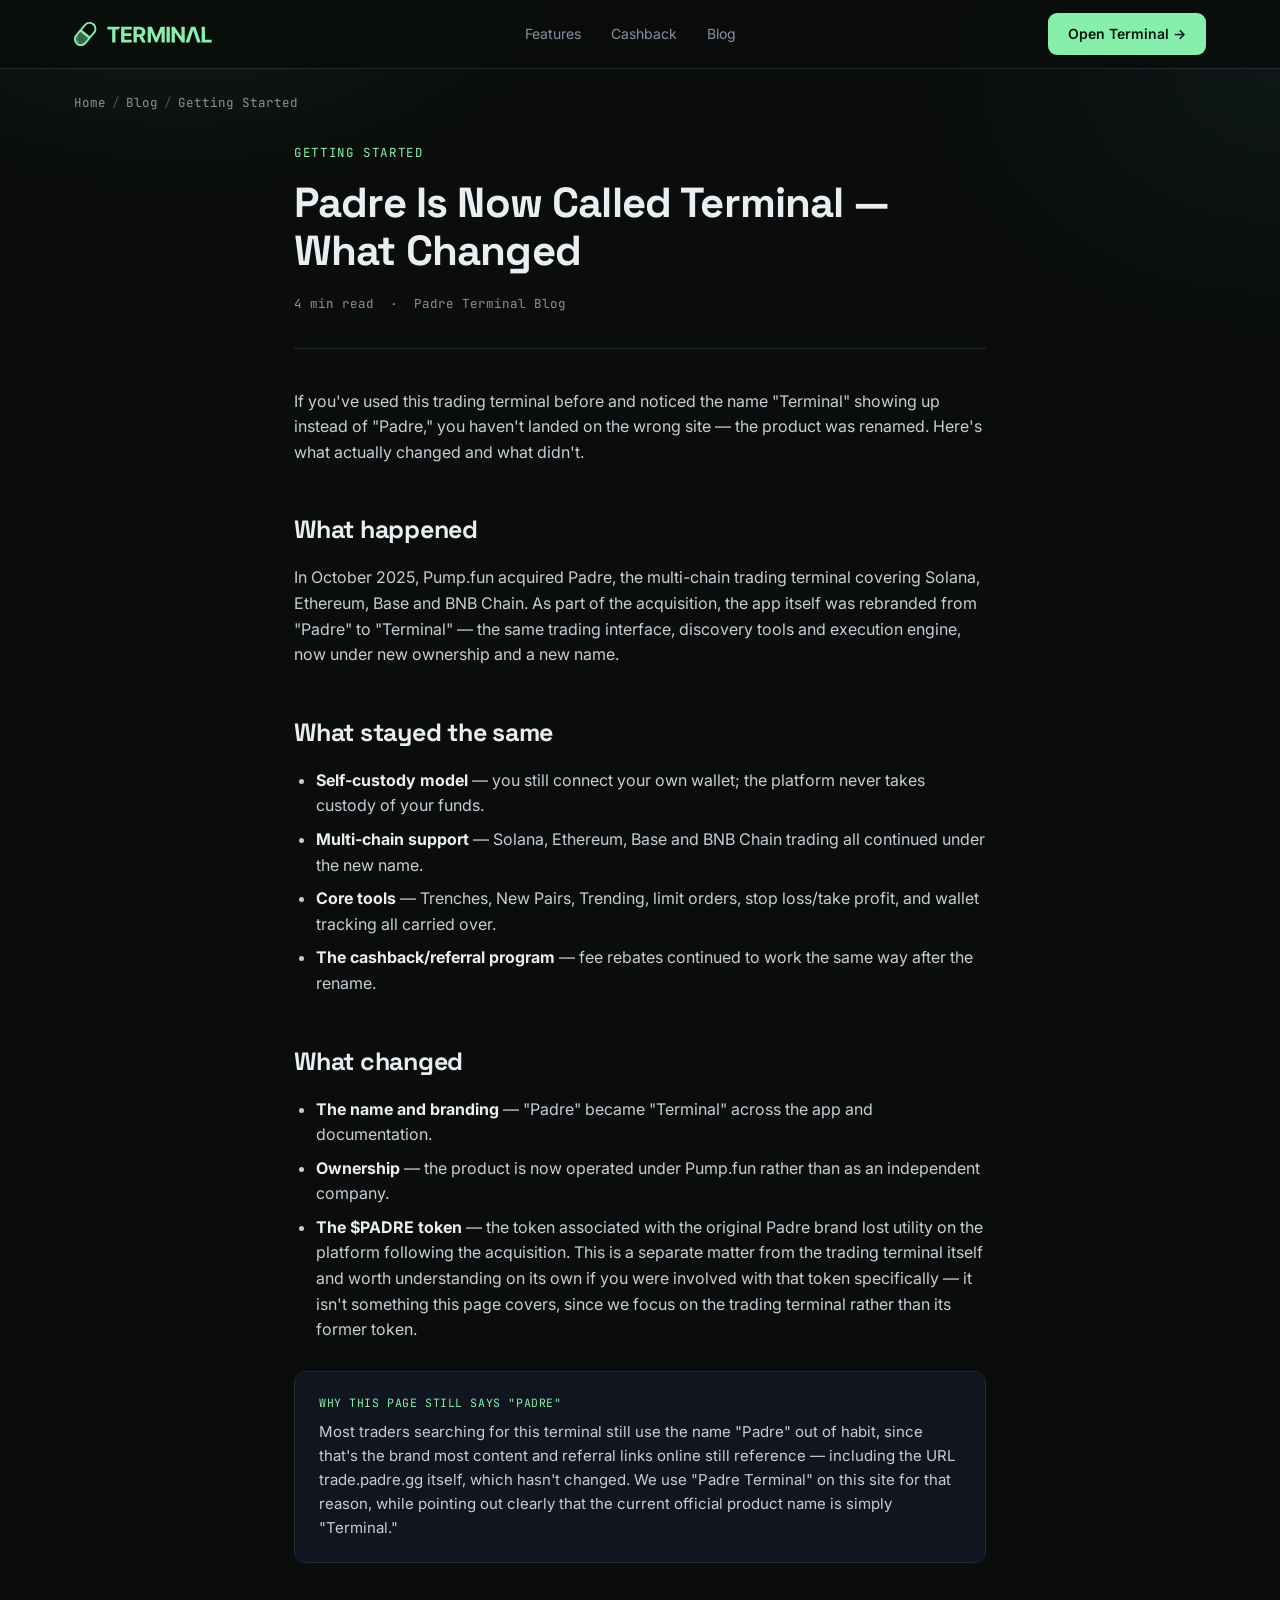
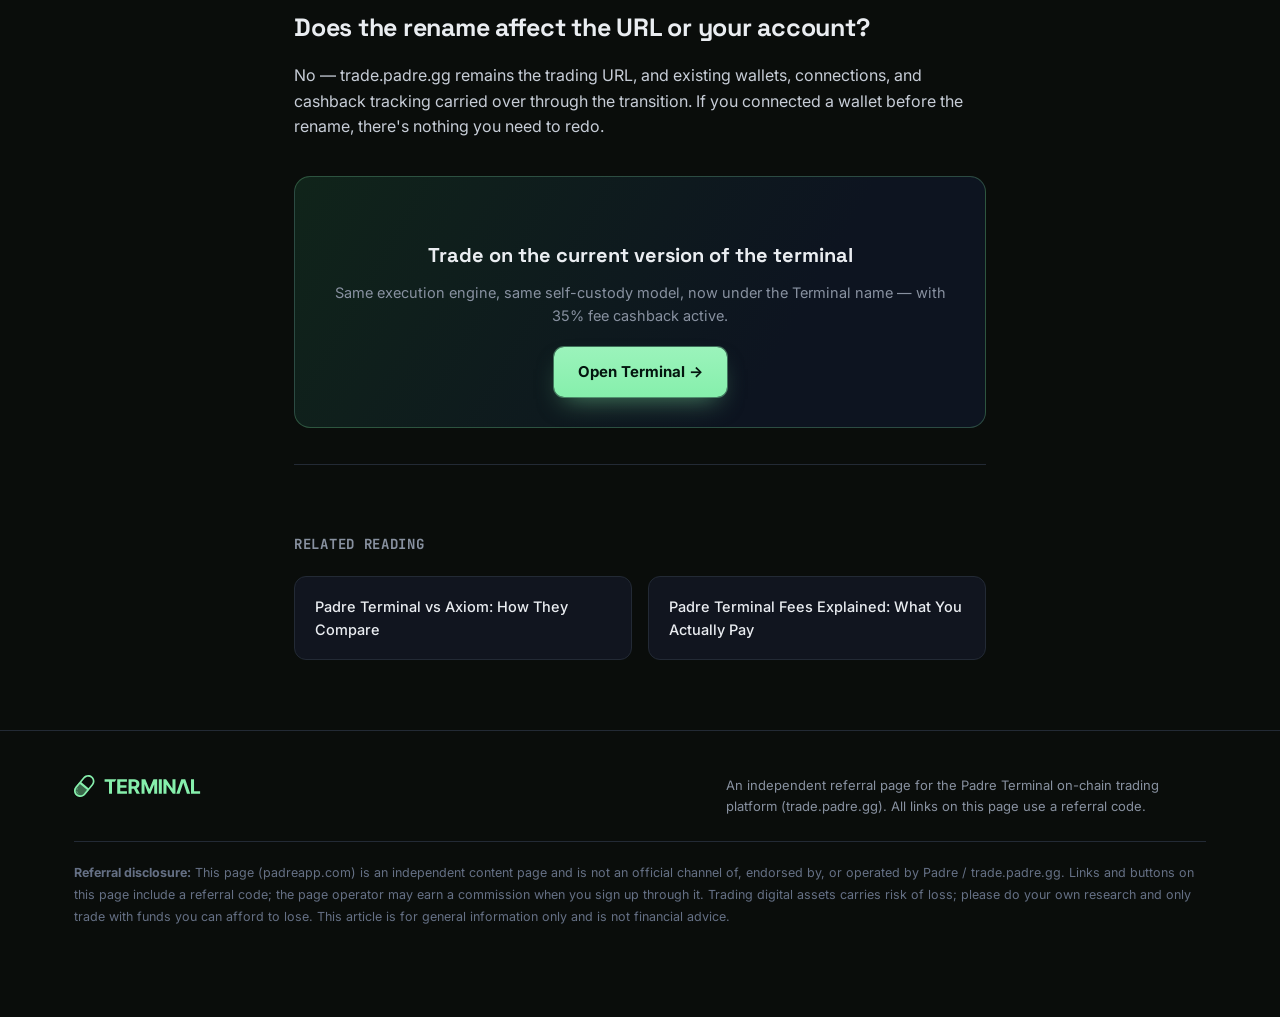
<file: blog/padre-now-called-terminal.html>
<!DOCTYPE html>
<html lang="en">
<head>
<meta charset="UTF-8">
<meta name="viewport" content="width=device-width, initial-scale=1.0">
<title>Padre Is Now Called Terminal — What Changed and What Didn't</title>
<meta name="description" content="Padre was acquired by Pump.fun and rebranded to Terminal. Here's what changed, what stayed the same, and whether it affects your existing wallet connection.">
<link rel="canonical" href="https://padreapp.com/blog/padre-now-called-terminal.html">
<meta property="og:title" content="Padre Is Now Called Terminal — What Changed">
<meta property="og:description" content="Padre was acquired by Pump.fun and rebranded to Terminal. Here's what changed, what stayed the same, and whether it affects your existing wallet connection.">
<meta property="og:url" content="https://padreapp.com/blog/padre-now-called-terminal.html">
<meta property="og:type" content="article">
<link rel="icon" href="/favicon.ico" sizes="any">
<link rel="icon" href="/favicon-48.png" sizes="48x48" type="image/png">
<link rel="icon" href="/favicon-96.png" type="image/png" sizes="96x96">
<link rel="icon" href="/icon-mark.svg" type="image/svg+xml">
<link rel="apple-touch-icon" href="/apple-touch-icon.png">
<link rel="manifest" href="/site.webmanifest">
<link rel="preconnect" href="https://fonts.googleapis.com">
<link rel="preconnect" href="https://fonts.gstatic.com" crossorigin>
<link href="https://fonts.googleapis.com/css2?family=Space+Grotesk:wght@500;600;700&family=Inter:wght@400;500;600;700&family=JetBrains+Mono:wght@400;500;600&display=swap" rel="stylesheet">
<link rel="stylesheet" href="/blog/styles.css">
<script type="application/ld+json">
{
  "@context": "https://schema.org",
  "@type": "Article",
  "headline": "Padre Is Now Called Terminal — What Changed",
  "description": "Padre was acquired by Pump.fun and rebranded to Terminal. Here's what changed, what stayed the same, and whether it affects your existing wallet connection.",
  "author": {"@type": "Organization", "name": "Padre Terminal Blog"},
  "publisher": {"@type": "Organization", "name": "padreapp.com"},
  "mainEntityOfPage": "https://padreapp.com/blog/padre-now-called-terminal.html"
}
</script>
</head>
<body>
<header>
  <div class="wrap">
    <nav>
      <a href="/" aria-label="Home" class="logo-img">
        <svg viewBox="0 0 460 80" fill="none" xmlns="http://www.w3.org/2000/svg" role="img" aria-label="Padre Terminal logo">
          <g clip-path="url(#clipNavArt)">
            <path d="M111.18 24.9642V15.8462H154.259L148.422 24.9642H138.201V68.1539H127.239V24.9642H111.18Z" fill="#86EFAC"/>
            <path d="M157.173 68.1539V15.8462H192.518V24.9642H168.264V37.4282H190.699V46.5463H168.264V59.0358H192.62V68.1539H157.173Z" fill="#86EFAC"/>
            <path d="M198.449 68.1539V15.8462H219.142C223.104 15.8462 226.485 16.5528 229.285 17.9661C232.103 19.3623 234.245 21.346 235.713 23.917C237.199 26.4711 237.942 29.4765 237.942 32.933C237.942 36.4065 237.191 39.3949 235.688 41.8978C234.186 44.3838 232.008 46.2909 229.157 47.619C226.322 48.9471 222.891 49.6112 218.861 49.6112H205.005V40.723H217.068C219.185 40.723 220.944 40.4335 222.344 39.8546C223.745 39.2756 224.786 38.4073 225.469 37.2494C226.169 36.0915 226.519 34.6528 226.519 32.933C226.519 31.1963 226.169 29.7319 225.469 28.54C224.786 27.3481 223.736 26.4456 222.319 25.8326C220.919 25.2026 219.151 24.8877 217.017 24.8877H209.538V68.1539H198.449ZM226.775 44.3498L239.811 68.1539H227.57L214.814 44.3498H226.775Z" fill="#86EFAC"/>
            <path d="M245.639 15.8462H259.316L273.762 50.9904H274.375L288.821 15.8462H302.498V68.1539H291.741V34.1079H291.305L277.731 67.8985H270.406L256.832 33.9802H256.397V68.1539H245.639V15.8462Z" fill="#86EFAC"/>
            <path d="M319.416 15.8462V68.1539H308.327V15.8462H319.416Z" fill="#86EFAC"/>
            <path d="M369.117 15.8462V68.1539H359.538L336.718 35.2317H336.334V68.1539H325.245V15.8462H334.977L357.618 48.7428H358.079V15.8462H369.117Z" fill="#86EFAC"/>
            <path d="M383.916 68.1539H372.032L390.14 15.8462H404.431L422.513 68.1539H410.629L397.489 27.7993H397.08L383.916 68.1539Z" fill="#86EFAC"/>
            <path d="M425.427 68.1539V15.8462H436.517V59.0358H459.005V68.1539H425.427Z" fill="#86EFAC"/>
            <path d="M19.7001 25.2716L54.8013 54.725L40.4621 71.8139C32.3288 81.5068 17.8777 82.7711 8.18477 74.6377C-1.50821 66.5044 -2.77252 52.0533 5.36086 42.3604L19.7001 25.2716Z" fill="#86EFAC" fill-opacity="0.4"/>
            <path d="M12.4455 49.9567C10.1821 53.4357 7.52669 61.7278 15.0121 67.0642" stroke="#86EFAC" stroke-width="1.8" stroke-linecap="round" stroke-dasharray="3.62 7.23 12.06 7.23"/>
            <path d="M66.3158 5.36013C76.0084 13.4933 77.273 27.9446 69.1404 37.6376L40.462 71.8151L40.0761 72.2641C31.8782 81.546 17.7253 82.6454 8.18383 74.6391L7.73629 74.2532C-1.54562 66.0552 -2.64564 51.9031 5.36064 42.3617L34.0391 8.18404C42.1725 -1.50815 56.623 -2.77263 66.3158 5.36013ZM21.6579 32.5119L10.0743 46.3169C4.12538 53.4064 5.0497 63.9764 12.139 69.9255C19.2287 75.8744 29.7994 74.9496 35.7483 67.8599L47.3319 54.0551L21.6579 32.5119ZM62.3606 10.0738C55.2711 4.12539 44.7016 5.05031 38.7527 12.1392L26.8169 26.3637L52.491 47.9068L64.4268 33.6823C70.3751 26.5927 69.4499 16.0226 62.3606 10.0738Z" fill="#86EFAC"/>
          </g>
          <defs><clipPath id="clipNavArt"><rect width="460" height="80" fill="white"/></clipPath></defs>
        </svg>
      </a>
      <div class="nav-links nav-mobile-hide">
        <a href="/#features">Features</a>
        <a href="/#cashback">Cashback</a>
        <a href="/blog/">Blog</a>
      </div>
      <div class="nav-right">
        <a class="nav-cta" href="/go/" target="_blank" rel="noopener sponsored">Open Terminal →</a>
        <button class="hamburger" id="menuBtn" aria-label="Open menu" aria-expanded="false">
          <svg viewBox="0 0 24 24" fill="none" stroke="currentColor" stroke-width="2" stroke-linecap="round"><path d="M4 7h16M4 12h16M4 17h16"/></svg>
        </button>
      </div>
    </nav>
    <div class="mobile-panel" id="mobilePanel">
      <a href="/">Home</a>
      <a href="/#features">Features</a>
      <a href="/#cashback">Cashback</a>
      <a href="/blog/">Blog</a>
    </div>
  </div>
</header><main><div class="wrap"><div class="crumb"><a href="/">Home</a><span>/</span><a href="/blog/">Blog</a><span>/</span>Getting Started</div></div><div class="article-wrap"><div class="article-head">
      <div class="article-cat">GETTING STARTED</div>
      <h1>Padre Is Now Called Terminal — What Changed</h1>
      <div class="article-meta"><span>4 min read</span><span>·</span><span>Padre Terminal Blog</span></div>
    </div><div class="prose">
<p>If you've used this trading terminal before and noticed the name "Terminal" showing up instead of "Padre," you haven't landed on the wrong site — the product was renamed. Here's what actually changed and what didn't.</p>

<h2>What happened</h2>
<p>In October 2025, Pump.fun acquired Padre, the multi-chain trading terminal covering Solana, Ethereum, Base and BNB Chain. As part of the acquisition, the app itself was rebranded from "Padre" to "Terminal" — the same trading interface, discovery tools and execution engine, now under new ownership and a new name.</p>

<h2>What stayed the same</h2>
<ul>
  <li><strong>Self-custody model</strong> — you still connect your own wallet; the platform never takes custody of your funds.</li>
  <li><strong>Multi-chain support</strong> — Solana, Ethereum, Base and BNB Chain trading all continued under the new name.</li>
  <li><strong>Core tools</strong> — Trenches, New Pairs, Trending, limit orders, stop loss/take profit, and wallet tracking all carried over.</li>
  <li><strong>The cashback/referral program</strong> — fee rebates continued to work the same way after the rename.</li>
</ul>

<h2>What changed</h2>
<ul>
  <li><strong>The name and branding</strong> — "Padre" became "Terminal" across the app and documentation.</li>
  <li><strong>Ownership</strong> — the product is now operated under Pump.fun rather than as an independent company.</li>
  <li><strong>The $PADRE token</strong> — the token associated with the original Padre brand lost utility on the platform following the acquisition. This is a separate matter from the trading terminal itself and worth understanding on its own if you were involved with that token specifically — it isn't something this page covers, since we focus on the trading terminal rather than its former token.</li>
</ul>

<div class="callout">
  <div class="lbl">WHY THIS PAGE STILL SAYS "PADRE"</div>
  <p>Most traders searching for this terminal still use the name "Padre" out of habit, since that's the brand most content and referral links online still reference — including the URL trade.padre.gg itself, which hasn't changed. We use "Padre Terminal" on this site for that reason, while pointing out clearly that the current official product name is simply "Terminal."</p>
</div>

<h2>Does the rename affect the URL or your account?</h2>
<p>No — trade.padre.gg remains the trading URL, and existing wallets, connections, and cashback tracking carried over through the transition. If you connected a wallet before the rename, there's nothing you need to redo.</p>

<div class="inline-cta">
  <h3>Trade on the current version of the terminal</h3>
  <p>Same execution engine, same self-custody model, now under the Terminal name — with 35% fee cashback active.</p>
  <a class="btn-primary" href="/go/" target="_blank" rel="noopener sponsored">Open Terminal →</a>
</div>
<div class="related"><h3>RELATED READING</h3><div class="related-grid"><a href="/blog/padre-vs-axiom.html">Padre Terminal vs Axiom: How They Compare</a><a href="/blog/padre-terminal-fees-explained.html">Padre Terminal Fees Explained: What You Actually Pay</a></div></div></div></div></main><footer>
  <div class="wrap">
    <div class="foot-grid">
      <span class="logo-img" style="display:inline-block;">
        <svg viewBox="0 0 460 80" fill="none" xmlns="http://www.w3.org/2000/svg" role="img" aria-label="Padre Terminal logo" style="height:22px;width:auto;">
          <g clip-path="url(#clipFootArt)">
            <path d="M111.18 24.9642V15.8462H154.259L148.422 24.9642H138.201V68.1539H127.239V24.9642H111.18Z" fill="#86EFAC"/>
            <path d="M157.173 68.1539V15.8462H192.518V24.9642H168.264V37.4282H190.699V46.5463H168.264V59.0358H192.62V68.1539H157.173Z" fill="#86EFAC"/>
            <path d="M198.449 68.1539V15.8462H219.142C223.104 15.8462 226.485 16.5528 229.285 17.9661C232.103 19.3623 234.245 21.346 235.713 23.917C237.199 26.4711 237.942 29.4765 237.942 32.933C237.942 36.4065 237.191 39.3949 235.688 41.8978C234.186 44.3838 232.008 46.2909 229.157 47.619C226.322 48.9471 222.891 49.6112 218.861 49.6112H205.005V40.723H217.068C219.185 40.723 220.944 40.4335 222.344 39.8546C223.745 39.2756 224.786 38.4073 225.469 37.2494C226.169 36.0915 226.519 34.6528 226.519 32.933C226.519 31.1963 226.169 29.7319 225.469 28.54C224.786 27.3481 223.736 26.4456 222.319 25.8326C220.919 25.2026 219.151 24.8877 217.017 24.8877H209.538V68.1539H198.449ZM226.775 44.3498L239.811 68.1539H227.57L214.814 44.3498H226.775Z" fill="#86EFAC"/>
            <path d="M245.639 15.8462H259.316L273.762 50.9904H274.375L288.821 15.8462H302.498V68.1539H291.741V34.1079H291.305L277.731 67.8985H270.406L256.832 33.9802H256.397V68.1539H245.639V15.8462Z" fill="#86EFAC"/>
            <path d="M319.416 15.8462V68.1539H308.327V15.8462H319.416Z" fill="#86EFAC"/>
            <path d="M369.117 15.8462V68.1539H359.538L336.718 35.2317H336.334V68.1539H325.245V15.8462H334.977L357.618 48.7428H358.079V15.8462H369.117Z" fill="#86EFAC"/>
            <path d="M383.916 68.1539H372.032L390.14 15.8462H404.431L422.513 68.1539H410.629L397.489 27.7993H397.08L383.916 68.1539Z" fill="#86EFAC"/>
            <path d="M425.427 68.1539V15.8462H436.517V59.0358H459.005V68.1539H425.427Z" fill="#86EFAC"/>
            <path d="M19.7001 25.2716L54.8013 54.725L40.4621 71.8139C32.3288 81.5068 17.8777 82.7711 8.18477 74.6377C-1.50821 66.5044 -2.77252 52.0533 5.36086 42.3604L19.7001 25.2716Z" fill="#86EFAC" fill-opacity="0.4"/>
            <path d="M12.4455 49.9567C10.1821 53.4357 7.52669 61.7278 15.0121 67.0642" stroke="#86EFAC" stroke-width="1.8" stroke-linecap="round" stroke-dasharray="3.62 7.23 12.06 7.23"/>
            <path d="M66.3158 5.36013C76.0084 13.4933 77.273 27.9446 69.1404 37.6376L40.462 71.8151L40.0761 72.2641C31.8782 81.546 17.7253 82.6454 8.18383 74.6391L7.73629 74.2532C-1.54562 66.0552 -2.64564 51.9031 5.36064 42.3617L34.0391 8.18404C42.1725 -1.50815 56.623 -2.77263 66.3158 5.36013ZM21.6579 32.5119L10.0743 46.3169C4.12538 53.4064 5.0497 63.9764 12.139 69.9255C19.2287 75.8744 29.7994 74.9496 35.7483 67.8599L47.3319 54.0551L21.6579 32.5119ZM62.3606 10.0738C55.2711 4.12539 44.7016 5.05031 38.7527 12.1392L26.8169 26.3637L52.491 47.9068L64.4268 33.6823C70.3751 26.5927 69.4499 16.0226 62.3606 10.0738Z" fill="#86EFAC"/>
          </g>
          <defs><clipPath id="clipFootArt"><rect width="460" height="80" fill="white"/></clipPath></defs>
        </svg>
      </span>
      <div style="max-width:480px;">An independent referral page for the Padre Terminal on-chain trading platform (trade.padre.gg). All links on this page use a referral code.</div>
    </div>
    <div class="disclaimer">
      <strong>Referral disclosure:</strong> This page (padreapp.com) is an independent content page and is not an official channel of, endorsed by, or operated by Padre / trade.padre.gg. Links and buttons on this page include a referral code; the page operator may earn a commission when you sign up through it. Trading digital assets carries risk of loss; please do your own research and only trade with funds you can afford to lose. This article is for general information only and is not financial advice.
    </div>
  </div>
</footer>
<script>
(function(){
  var btn = document.getElementById('menuBtn');
  var panel = document.getElementById('mobilePanel');
  if(!btn || !panel) return;
  btn.addEventListener('click', function(){
    var isOpen = panel.classList.toggle('open');
    btn.classList.toggle('open', isOpen);
    btn.setAttribute('aria-expanded', isOpen ? 'true' : 'false');
  });
  panel.querySelectorAll('a').forEach(function(a){
    a.addEventListener('click', function(){
      panel.classList.remove('open');
      btn.classList.remove('open');
      btn.setAttribute('aria-expanded', 'false');
    });
  });
})();
</script>
</body>
</html>
</file>
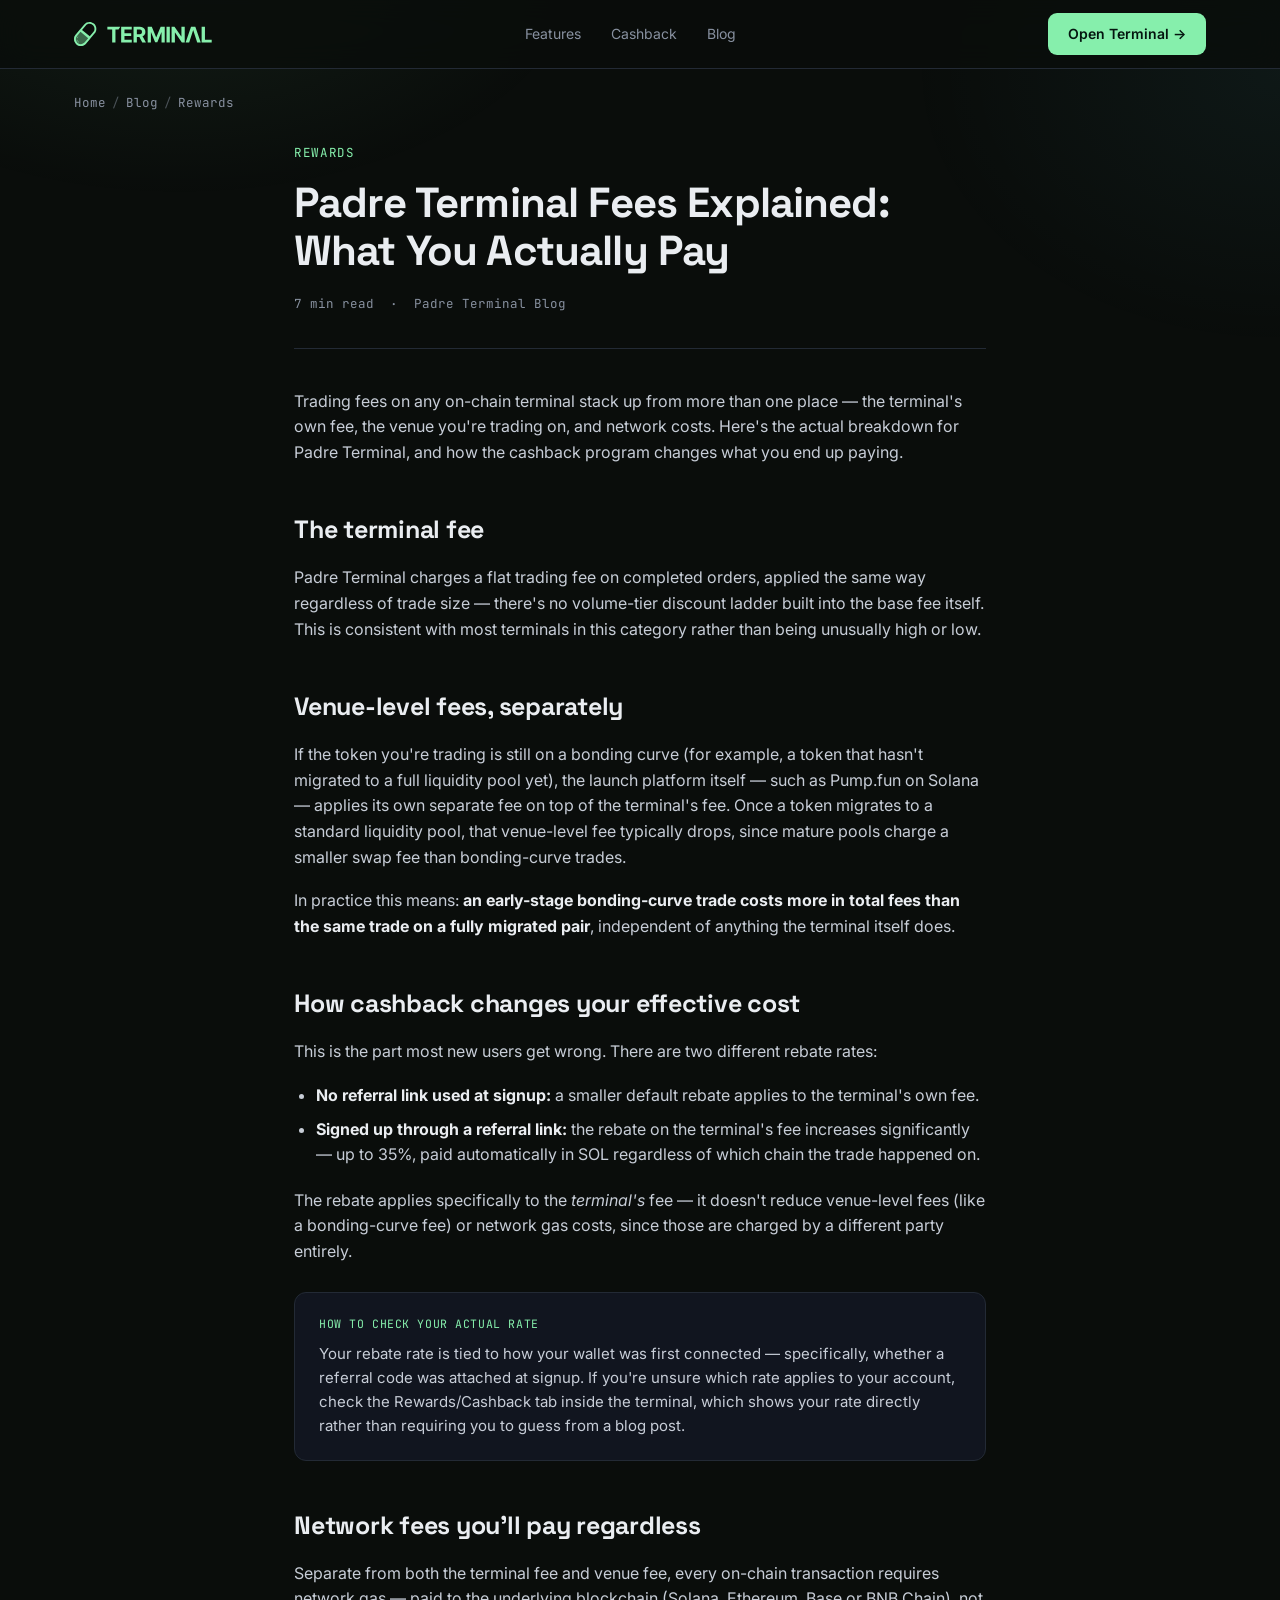
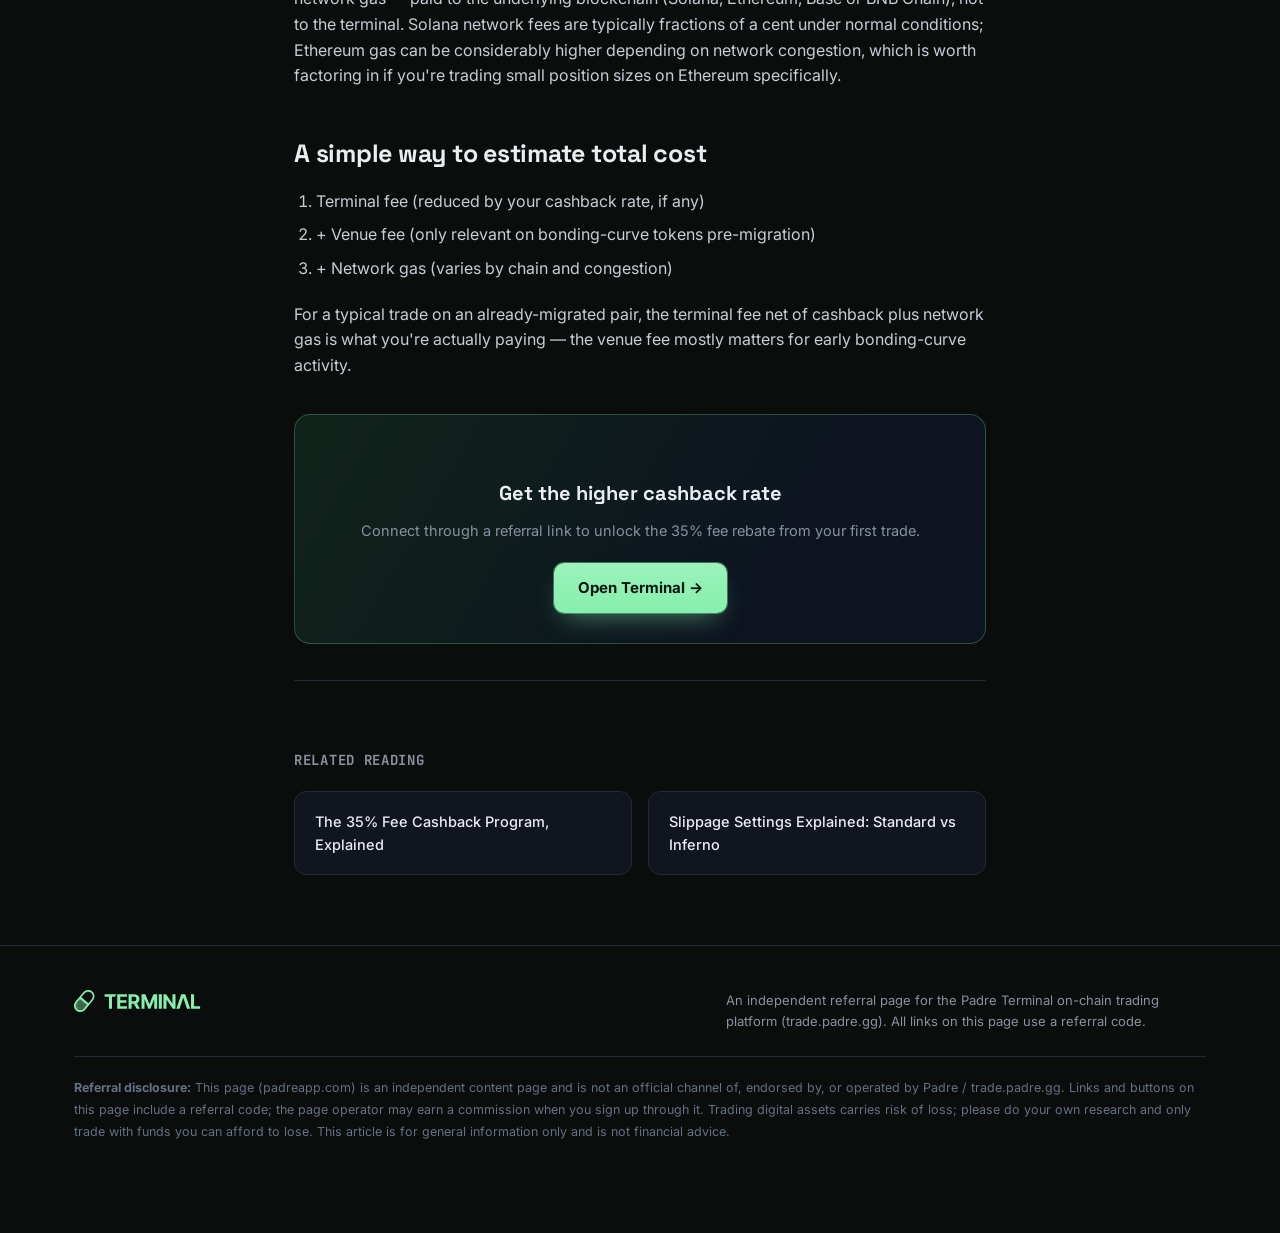
<file: blog/padre-terminal-fees-explained.html>
<!DOCTYPE html>
<html lang="en">
<head>
<meta charset="UTF-8">
<meta name="viewport" content="width=device-width, initial-scale=1.0">
<title>Padre Terminal Fees Explained: What You Actually Pay Per Trade</title>
<meta name="description" content="A breakdown of Padre Terminal's trading fee, venue-level bonding-curve fees, network gas, and how the referral cashback rate changes your effective cost.">
<link rel="canonical" href="https://padreapp.com/blog/padre-terminal-fees-explained.html">
<meta property="og:title" content="Padre Terminal Fees Explained: What You Actually Pay">
<meta property="og:description" content="A breakdown of Padre Terminal's trading fee, venue-level bonding-curve fees, network gas, and how the referral cashback rate changes your effective cost.">
<meta property="og:url" content="https://padreapp.com/blog/padre-terminal-fees-explained.html">
<meta property="og:type" content="article">
<link rel="icon" href="/favicon.ico" sizes="any">
<link rel="icon" href="/favicon-48.png" sizes="48x48" type="image/png">
<link rel="icon" href="/favicon-96.png" type="image/png" sizes="96x96">
<link rel="icon" href="/icon-mark.svg" type="image/svg+xml">
<link rel="apple-touch-icon" href="/apple-touch-icon.png">
<link rel="manifest" href="/site.webmanifest">
<link rel="preconnect" href="https://fonts.googleapis.com">
<link rel="preconnect" href="https://fonts.gstatic.com" crossorigin>
<link href="https://fonts.googleapis.com/css2?family=Space+Grotesk:wght@500;600;700&family=Inter:wght@400;500;600;700&family=JetBrains+Mono:wght@400;500;600&display=swap" rel="stylesheet">
<link rel="stylesheet" href="/blog/styles.css">
<script type="application/ld+json">
{
  "@context": "https://schema.org",
  "@type": "Article",
  "headline": "Padre Terminal Fees Explained: What You Actually Pay",
  "description": "A breakdown of Padre Terminal's trading fee, venue-level bonding-curve fees, network gas, and how the referral cashback rate changes your effective cost.",
  "author": {"@type": "Organization", "name": "Padre Terminal Blog"},
  "publisher": {"@type": "Organization", "name": "padreapp.com"},
  "mainEntityOfPage": "https://padreapp.com/blog/padre-terminal-fees-explained.html"
}
</script>
</head>
<body>
<header>
  <div class="wrap">
    <nav>
      <a href="/" aria-label="Home" class="logo-img">
        <svg viewBox="0 0 460 80" fill="none" xmlns="http://www.w3.org/2000/svg" role="img" aria-label="Padre Terminal logo">
          <g clip-path="url(#clipNavArt)">
            <path d="M111.18 24.9642V15.8462H154.259L148.422 24.9642H138.201V68.1539H127.239V24.9642H111.18Z" fill="#86EFAC"/>
            <path d="M157.173 68.1539V15.8462H192.518V24.9642H168.264V37.4282H190.699V46.5463H168.264V59.0358H192.62V68.1539H157.173Z" fill="#86EFAC"/>
            <path d="M198.449 68.1539V15.8462H219.142C223.104 15.8462 226.485 16.5528 229.285 17.9661C232.103 19.3623 234.245 21.346 235.713 23.917C237.199 26.4711 237.942 29.4765 237.942 32.933C237.942 36.4065 237.191 39.3949 235.688 41.8978C234.186 44.3838 232.008 46.2909 229.157 47.619C226.322 48.9471 222.891 49.6112 218.861 49.6112H205.005V40.723H217.068C219.185 40.723 220.944 40.4335 222.344 39.8546C223.745 39.2756 224.786 38.4073 225.469 37.2494C226.169 36.0915 226.519 34.6528 226.519 32.933C226.519 31.1963 226.169 29.7319 225.469 28.54C224.786 27.3481 223.736 26.4456 222.319 25.8326C220.919 25.2026 219.151 24.8877 217.017 24.8877H209.538V68.1539H198.449ZM226.775 44.3498L239.811 68.1539H227.57L214.814 44.3498H226.775Z" fill="#86EFAC"/>
            <path d="M245.639 15.8462H259.316L273.762 50.9904H274.375L288.821 15.8462H302.498V68.1539H291.741V34.1079H291.305L277.731 67.8985H270.406L256.832 33.9802H256.397V68.1539H245.639V15.8462Z" fill="#86EFAC"/>
            <path d="M319.416 15.8462V68.1539H308.327V15.8462H319.416Z" fill="#86EFAC"/>
            <path d="M369.117 15.8462V68.1539H359.538L336.718 35.2317H336.334V68.1539H325.245V15.8462H334.977L357.618 48.7428H358.079V15.8462H369.117Z" fill="#86EFAC"/>
            <path d="M383.916 68.1539H372.032L390.14 15.8462H404.431L422.513 68.1539H410.629L397.489 27.7993H397.08L383.916 68.1539Z" fill="#86EFAC"/>
            <path d="M425.427 68.1539V15.8462H436.517V59.0358H459.005V68.1539H425.427Z" fill="#86EFAC"/>
            <path d="M19.7001 25.2716L54.8013 54.725L40.4621 71.8139C32.3288 81.5068 17.8777 82.7711 8.18477 74.6377C-1.50821 66.5044 -2.77252 52.0533 5.36086 42.3604L19.7001 25.2716Z" fill="#86EFAC" fill-opacity="0.4"/>
            <path d="M12.4455 49.9567C10.1821 53.4357 7.52669 61.7278 15.0121 67.0642" stroke="#86EFAC" stroke-width="1.8" stroke-linecap="round" stroke-dasharray="3.62 7.23 12.06 7.23"/>
            <path d="M66.3158 5.36013C76.0084 13.4933 77.273 27.9446 69.1404 37.6376L40.462 71.8151L40.0761 72.2641C31.8782 81.546 17.7253 82.6454 8.18383 74.6391L7.73629 74.2532C-1.54562 66.0552 -2.64564 51.9031 5.36064 42.3617L34.0391 8.18404C42.1725 -1.50815 56.623 -2.77263 66.3158 5.36013ZM21.6579 32.5119L10.0743 46.3169C4.12538 53.4064 5.0497 63.9764 12.139 69.9255C19.2287 75.8744 29.7994 74.9496 35.7483 67.8599L47.3319 54.0551L21.6579 32.5119ZM62.3606 10.0738C55.2711 4.12539 44.7016 5.05031 38.7527 12.1392L26.8169 26.3637L52.491 47.9068L64.4268 33.6823C70.3751 26.5927 69.4499 16.0226 62.3606 10.0738Z" fill="#86EFAC"/>
          </g>
          <defs><clipPath id="clipNavArt"><rect width="460" height="80" fill="white"/></clipPath></defs>
        </svg>
      </a>
      <div class="nav-links nav-mobile-hide">
        <a href="/#features">Features</a>
        <a href="/#cashback">Cashback</a>
        <a href="/blog/">Blog</a>
      </div>
      <div class="nav-right">
        <a class="nav-cta" href="/go/" target="_blank" rel="noopener sponsored">Open Terminal →</a>
        <button class="hamburger" id="menuBtn" aria-label="Open menu" aria-expanded="false">
          <svg viewBox="0 0 24 24" fill="none" stroke="currentColor" stroke-width="2" stroke-linecap="round"><path d="M4 7h16M4 12h16M4 17h16"/></svg>
        </button>
      </div>
    </nav>
    <div class="mobile-panel" id="mobilePanel">
      <a href="/">Home</a>
      <a href="/#features">Features</a>
      <a href="/#cashback">Cashback</a>
      <a href="/blog/">Blog</a>
    </div>
  </div>
</header><main><div class="wrap"><div class="crumb"><a href="/">Home</a><span>/</span><a href="/blog/">Blog</a><span>/</span>Rewards</div></div><div class="article-wrap"><div class="article-head">
      <div class="article-cat">REWARDS</div>
      <h1>Padre Terminal Fees Explained: What You Actually Pay</h1>
      <div class="article-meta"><span>7 min read</span><span>·</span><span>Padre Terminal Blog</span></div>
    </div><div class="prose">
<p>Trading fees on any on-chain terminal stack up from more than one place — the terminal's own fee, the venue you're trading on, and network costs. Here's the actual breakdown for Padre Terminal, and how the cashback program changes what you end up paying.</p>

<h2>The terminal fee</h2>
<p>Padre Terminal charges a flat trading fee on completed orders, applied the same way regardless of trade size — there's no volume-tier discount ladder built into the base fee itself. This is consistent with most terminals in this category rather than being unusually high or low.</p>

<h2>Venue-level fees, separately</h2>
<p>If the token you're trading is still on a bonding curve (for example, a token that hasn't migrated to a full liquidity pool yet), the launch platform itself — such as Pump.fun on Solana — applies its own separate fee on top of the terminal's fee. Once a token migrates to a standard liquidity pool, that venue-level fee typically drops, since mature pools charge a smaller swap fee than bonding-curve trades.</p>
<p>In practice this means: <strong>an early-stage bonding-curve trade costs more in total fees than the same trade on a fully migrated pair</strong>, independent of anything the terminal itself does.</p>

<h2>How cashback changes your effective cost</h2>
<p>This is the part most new users get wrong. There are two different rebate rates:</p>
<ul>
  <li><strong>No referral link used at signup:</strong> a smaller default rebate applies to the terminal's own fee.</li>
  <li><strong>Signed up through a referral link:</strong> the rebate on the terminal's fee increases significantly — up to 35%, paid automatically in SOL regardless of which chain the trade happened on.</li>
</ul>
<p>The rebate applies specifically to the <em>terminal's</em> fee — it doesn't reduce venue-level fees (like a bonding-curve fee) or network gas costs, since those are charged by a different party entirely.</p>

<div class="callout">
  <div class="lbl">HOW TO CHECK YOUR ACTUAL RATE</div>
  <p>Your rebate rate is tied to how your wallet was first connected — specifically, whether a referral code was attached at signup. If you're unsure which rate applies to your account, check the Rewards/Cashback tab inside the terminal, which shows your rate directly rather than requiring you to guess from a blog post.</p>
</div>

<h2>Network fees you'll pay regardless</h2>
<p>Separate from both the terminal fee and venue fee, every on-chain transaction requires network gas — paid to the underlying blockchain (Solana, Ethereum, Base or BNB Chain), not to the terminal. Solana network fees are typically fractions of a cent under normal conditions; Ethereum gas can be considerably higher depending on network congestion, which is worth factoring in if you're trading small position sizes on Ethereum specifically.</p>

<h2>A simple way to estimate total cost</h2>
<ol>
  <li>Terminal fee (reduced by your cashback rate, if any)</li>
  <li>+ Venue fee (only relevant on bonding-curve tokens pre-migration)</li>
  <li>+ Network gas (varies by chain and congestion)</li>
</ol>
<p>For a typical trade on an already-migrated pair, the terminal fee net of cashback plus network gas is what you're actually paying — the venue fee mostly matters for early bonding-curve activity.</p>

<div class="inline-cta">
  <h3>Get the higher cashback rate</h3>
  <p>Connect through a referral link to unlock the 35% fee rebate from your first trade.</p>
  <a class="btn-primary" href="/go/" target="_blank" rel="noopener sponsored">Open Terminal →</a>
</div>
<div class="related"><h3>RELATED READING</h3><div class="related-grid"><a href="/blog/cashback-program-explained.html">The 35% Fee Cashback Program, Explained</a><a href="/blog/slippage-settings-explained.html">Slippage Settings Explained: Standard vs Inferno</a></div></div></div></div></main><footer>
  <div class="wrap">
    <div class="foot-grid">
      <span class="logo-img" style="display:inline-block;">
        <svg viewBox="0 0 460 80" fill="none" xmlns="http://www.w3.org/2000/svg" role="img" aria-label="Padre Terminal logo" style="height:22px;width:auto;">
          <g clip-path="url(#clipFootArt)">
            <path d="M111.18 24.9642V15.8462H154.259L148.422 24.9642H138.201V68.1539H127.239V24.9642H111.18Z" fill="#86EFAC"/>
            <path d="M157.173 68.1539V15.8462H192.518V24.9642H168.264V37.4282H190.699V46.5463H168.264V59.0358H192.62V68.1539H157.173Z" fill="#86EFAC"/>
            <path d="M198.449 68.1539V15.8462H219.142C223.104 15.8462 226.485 16.5528 229.285 17.9661C232.103 19.3623 234.245 21.346 235.713 23.917C237.199 26.4711 237.942 29.4765 237.942 32.933C237.942 36.4065 237.191 39.3949 235.688 41.8978C234.186 44.3838 232.008 46.2909 229.157 47.619C226.322 48.9471 222.891 49.6112 218.861 49.6112H205.005V40.723H217.068C219.185 40.723 220.944 40.4335 222.344 39.8546C223.745 39.2756 224.786 38.4073 225.469 37.2494C226.169 36.0915 226.519 34.6528 226.519 32.933C226.519 31.1963 226.169 29.7319 225.469 28.54C224.786 27.3481 223.736 26.4456 222.319 25.8326C220.919 25.2026 219.151 24.8877 217.017 24.8877H209.538V68.1539H198.449ZM226.775 44.3498L239.811 68.1539H227.57L214.814 44.3498H226.775Z" fill="#86EFAC"/>
            <path d="M245.639 15.8462H259.316L273.762 50.9904H274.375L288.821 15.8462H302.498V68.1539H291.741V34.1079H291.305L277.731 67.8985H270.406L256.832 33.9802H256.397V68.1539H245.639V15.8462Z" fill="#86EFAC"/>
            <path d="M319.416 15.8462V68.1539H308.327V15.8462H319.416Z" fill="#86EFAC"/>
            <path d="M369.117 15.8462V68.1539H359.538L336.718 35.2317H336.334V68.1539H325.245V15.8462H334.977L357.618 48.7428H358.079V15.8462H369.117Z" fill="#86EFAC"/>
            <path d="M383.916 68.1539H372.032L390.14 15.8462H404.431L422.513 68.1539H410.629L397.489 27.7993H397.08L383.916 68.1539Z" fill="#86EFAC"/>
            <path d="M425.427 68.1539V15.8462H436.517V59.0358H459.005V68.1539H425.427Z" fill="#86EFAC"/>
            <path d="M19.7001 25.2716L54.8013 54.725L40.4621 71.8139C32.3288 81.5068 17.8777 82.7711 8.18477 74.6377C-1.50821 66.5044 -2.77252 52.0533 5.36086 42.3604L19.7001 25.2716Z" fill="#86EFAC" fill-opacity="0.4"/>
            <path d="M12.4455 49.9567C10.1821 53.4357 7.52669 61.7278 15.0121 67.0642" stroke="#86EFAC" stroke-width="1.8" stroke-linecap="round" stroke-dasharray="3.62 7.23 12.06 7.23"/>
            <path d="M66.3158 5.36013C76.0084 13.4933 77.273 27.9446 69.1404 37.6376L40.462 71.8151L40.0761 72.2641C31.8782 81.546 17.7253 82.6454 8.18383 74.6391L7.73629 74.2532C-1.54562 66.0552 -2.64564 51.9031 5.36064 42.3617L34.0391 8.18404C42.1725 -1.50815 56.623 -2.77263 66.3158 5.36013ZM21.6579 32.5119L10.0743 46.3169C4.12538 53.4064 5.0497 63.9764 12.139 69.9255C19.2287 75.8744 29.7994 74.9496 35.7483 67.8599L47.3319 54.0551L21.6579 32.5119ZM62.3606 10.0738C55.2711 4.12539 44.7016 5.05031 38.7527 12.1392L26.8169 26.3637L52.491 47.9068L64.4268 33.6823C70.3751 26.5927 69.4499 16.0226 62.3606 10.0738Z" fill="#86EFAC"/>
          </g>
          <defs><clipPath id="clipFootArt"><rect width="460" height="80" fill="white"/></clipPath></defs>
        </svg>
      </span>
      <div style="max-width:480px;">An independent referral page for the Padre Terminal on-chain trading platform (trade.padre.gg). All links on this page use a referral code.</div>
    </div>
    <div class="disclaimer">
      <strong>Referral disclosure:</strong> This page (padreapp.com) is an independent content page and is not an official channel of, endorsed by, or operated by Padre / trade.padre.gg. Links and buttons on this page include a referral code; the page operator may earn a commission when you sign up through it. Trading digital assets carries risk of loss; please do your own research and only trade with funds you can afford to lose. This article is for general information only and is not financial advice.
    </div>
  </div>
</footer>
<script>
(function(){
  var btn = document.getElementById('menuBtn');
  var panel = document.getElementById('mobilePanel');
  if(!btn || !panel) return;
  btn.addEventListener('click', function(){
    var isOpen = panel.classList.toggle('open');
    btn.classList.toggle('open', isOpen);
    btn.setAttribute('aria-expanded', isOpen ? 'true' : 'false');
  });
  panel.querySelectorAll('a').forEach(function(a){
    a.addEventListener('click', function(){
      panel.classList.remove('open');
      btn.classList.remove('open');
      btn.setAttribute('aria-expanded', 'false');
    });
  });
})();
</script>
</body>
</html>
</file>
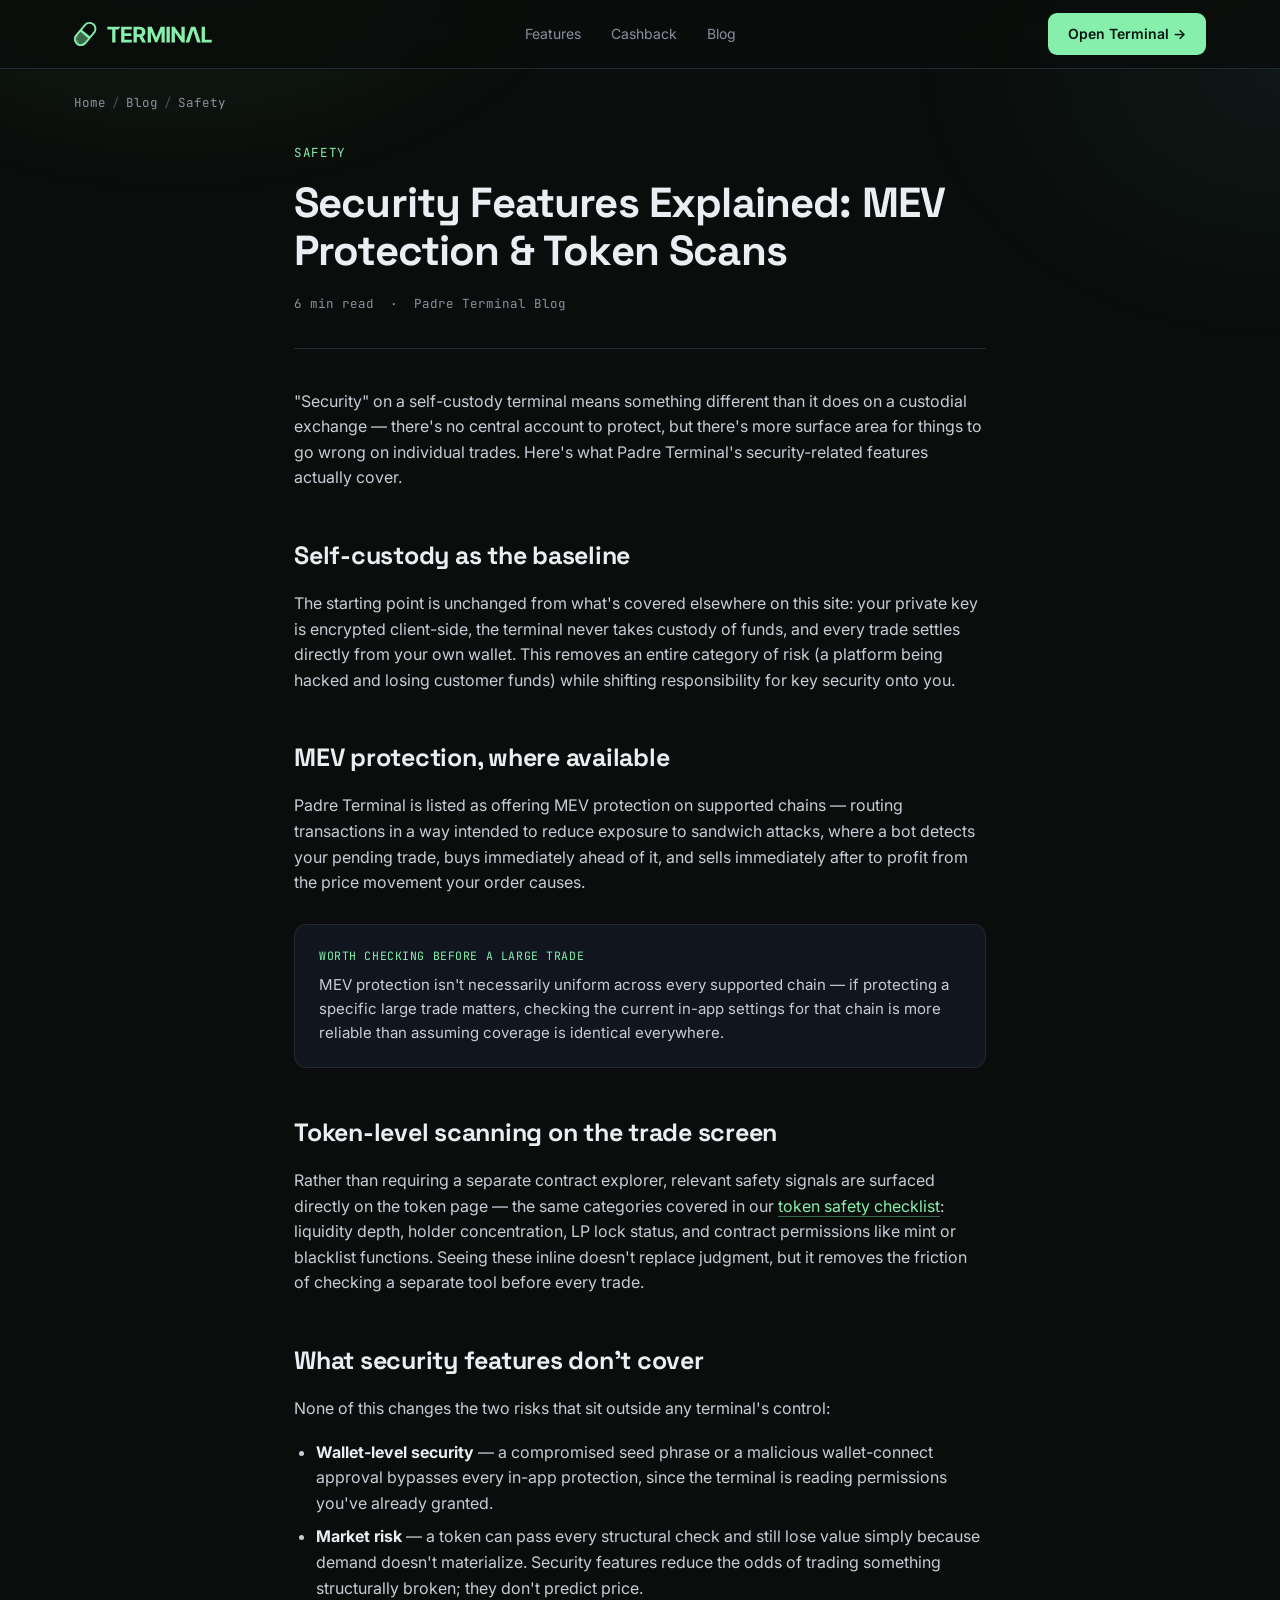
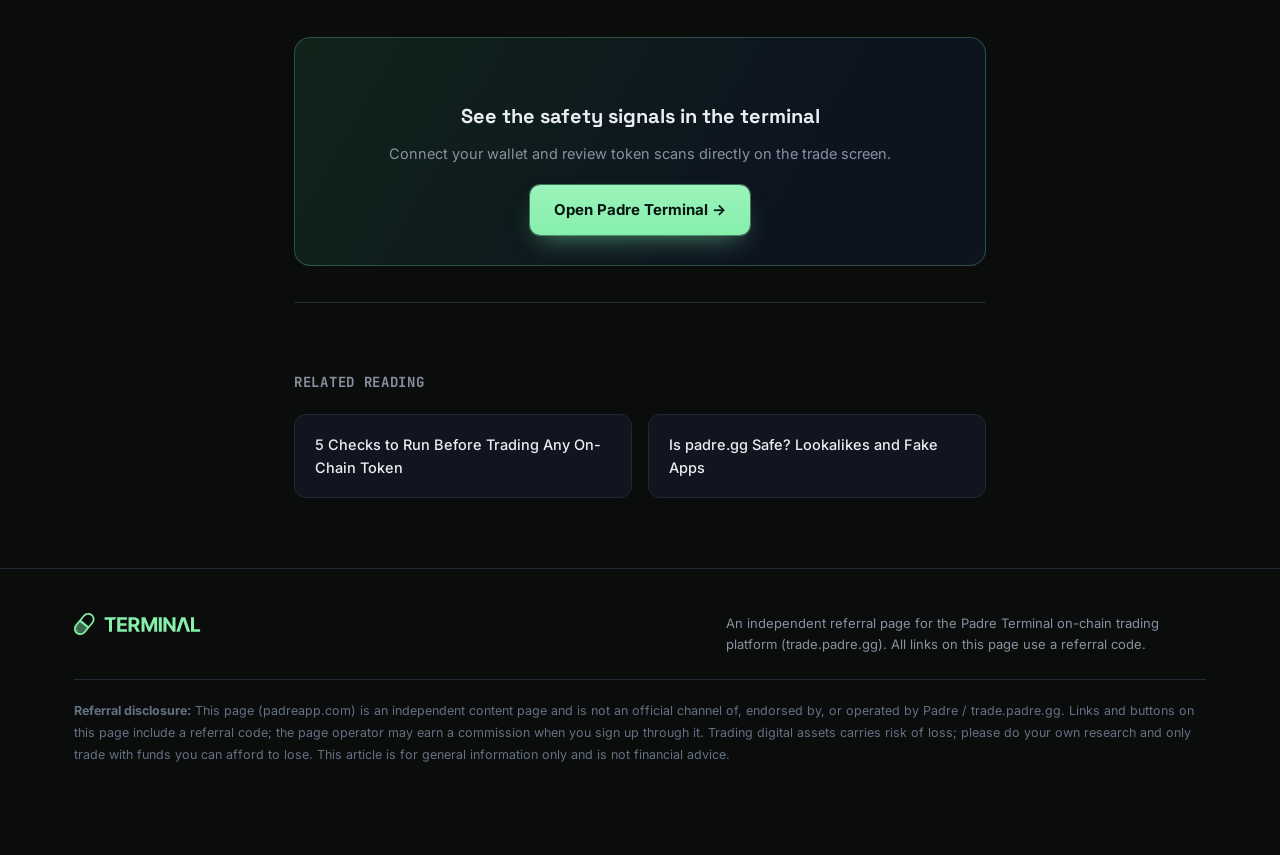
<file: blog/padre-terminal-security-features.html>
<!DOCTYPE html>
<html lang="en">
<head>
<meta charset="UTF-8">
<meta name="viewport" content="width=device-width, initial-scale=1.0">
<title>Padre Terminal Security Features Explained: MEV Protection and Token Scans</title>
<meta name="description" content="What Padre Terminal's security-related features actually cover — MEV protection, on-screen token scanning, and where self-custody responsibility still sits with you.">
<link rel="canonical" href="https://padreapp.com/blog/padre-terminal-security-features.html">
<meta property="og:title" content="Security Features Explained: MEV Protection & Token Scans">
<meta property="og:description" content="What Padre Terminal's security-related features actually cover — MEV protection, on-screen token scanning, and where self-custody responsibility still sits with you.">
<meta property="og:url" content="https://padreapp.com/blog/padre-terminal-security-features.html">
<meta property="og:type" content="article">
<link rel="icon" href="/favicon.ico" sizes="any">
<link rel="icon" href="/favicon-48.png" sizes="48x48" type="image/png">
<link rel="icon" href="/favicon-96.png" type="image/png" sizes="96x96">
<link rel="icon" href="/icon-mark.svg" type="image/svg+xml">
<link rel="apple-touch-icon" href="/apple-touch-icon.png">
<link rel="manifest" href="/site.webmanifest">
<link rel="preconnect" href="https://fonts.googleapis.com">
<link rel="preconnect" href="https://fonts.gstatic.com" crossorigin>
<link href="https://fonts.googleapis.com/css2?family=Space+Grotesk:wght@500;600;700&family=Inter:wght@400;500;600;700&family=JetBrains+Mono:wght@400;500;600&display=swap" rel="stylesheet">
<link rel="stylesheet" href="/blog/styles.css">
<script type="application/ld+json">
{
  "@context": "https://schema.org",
  "@type": "Article",
  "headline": "Security Features Explained: MEV Protection & Token Scans",
  "description": "What Padre Terminal's security-related features actually cover — MEV protection, on-screen token scanning, and where self-custody responsibility still sits with you.",
  "author": {"@type": "Organization", "name": "Padre Terminal Blog"},
  "publisher": {"@type": "Organization", "name": "padreapp.com"},
  "mainEntityOfPage": "https://padreapp.com/blog/padre-terminal-security-features.html"
}
</script>
</head>
<body>
<header>
  <div class="wrap">
    <nav>
      <a href="/" aria-label="Home" class="logo-img">
        <svg viewBox="0 0 460 80" fill="none" xmlns="http://www.w3.org/2000/svg" role="img" aria-label="Padre Terminal logo">
          <g clip-path="url(#clipNavArt)">
            <path d="M111.18 24.9642V15.8462H154.259L148.422 24.9642H138.201V68.1539H127.239V24.9642H111.18Z" fill="#86EFAC"/>
            <path d="M157.173 68.1539V15.8462H192.518V24.9642H168.264V37.4282H190.699V46.5463H168.264V59.0358H192.62V68.1539H157.173Z" fill="#86EFAC"/>
            <path d="M198.449 68.1539V15.8462H219.142C223.104 15.8462 226.485 16.5528 229.285 17.9661C232.103 19.3623 234.245 21.346 235.713 23.917C237.199 26.4711 237.942 29.4765 237.942 32.933C237.942 36.4065 237.191 39.3949 235.688 41.8978C234.186 44.3838 232.008 46.2909 229.157 47.619C226.322 48.9471 222.891 49.6112 218.861 49.6112H205.005V40.723H217.068C219.185 40.723 220.944 40.4335 222.344 39.8546C223.745 39.2756 224.786 38.4073 225.469 37.2494C226.169 36.0915 226.519 34.6528 226.519 32.933C226.519 31.1963 226.169 29.7319 225.469 28.54C224.786 27.3481 223.736 26.4456 222.319 25.8326C220.919 25.2026 219.151 24.8877 217.017 24.8877H209.538V68.1539H198.449ZM226.775 44.3498L239.811 68.1539H227.57L214.814 44.3498H226.775Z" fill="#86EFAC"/>
            <path d="M245.639 15.8462H259.316L273.762 50.9904H274.375L288.821 15.8462H302.498V68.1539H291.741V34.1079H291.305L277.731 67.8985H270.406L256.832 33.9802H256.397V68.1539H245.639V15.8462Z" fill="#86EFAC"/>
            <path d="M319.416 15.8462V68.1539H308.327V15.8462H319.416Z" fill="#86EFAC"/>
            <path d="M369.117 15.8462V68.1539H359.538L336.718 35.2317H336.334V68.1539H325.245V15.8462H334.977L357.618 48.7428H358.079V15.8462H369.117Z" fill="#86EFAC"/>
            <path d="M383.916 68.1539H372.032L390.14 15.8462H404.431L422.513 68.1539H410.629L397.489 27.7993H397.08L383.916 68.1539Z" fill="#86EFAC"/>
            <path d="M425.427 68.1539V15.8462H436.517V59.0358H459.005V68.1539H425.427Z" fill="#86EFAC"/>
            <path d="M19.7001 25.2716L54.8013 54.725L40.4621 71.8139C32.3288 81.5068 17.8777 82.7711 8.18477 74.6377C-1.50821 66.5044 -2.77252 52.0533 5.36086 42.3604L19.7001 25.2716Z" fill="#86EFAC" fill-opacity="0.4"/>
            <path d="M12.4455 49.9567C10.1821 53.4357 7.52669 61.7278 15.0121 67.0642" stroke="#86EFAC" stroke-width="1.8" stroke-linecap="round" stroke-dasharray="3.62 7.23 12.06 7.23"/>
            <path d="M66.3158 5.36013C76.0084 13.4933 77.273 27.9446 69.1404 37.6376L40.462 71.8151L40.0761 72.2641C31.8782 81.546 17.7253 82.6454 8.18383 74.6391L7.73629 74.2532C-1.54562 66.0552 -2.64564 51.9031 5.36064 42.3617L34.0391 8.18404C42.1725 -1.50815 56.623 -2.77263 66.3158 5.36013ZM21.6579 32.5119L10.0743 46.3169C4.12538 53.4064 5.0497 63.9764 12.139 69.9255C19.2287 75.8744 29.7994 74.9496 35.7483 67.8599L47.3319 54.0551L21.6579 32.5119ZM62.3606 10.0738C55.2711 4.12539 44.7016 5.05031 38.7527 12.1392L26.8169 26.3637L52.491 47.9068L64.4268 33.6823C70.3751 26.5927 69.4499 16.0226 62.3606 10.0738Z" fill="#86EFAC"/>
          </g>
          <defs><clipPath id="clipNavArt"><rect width="460" height="80" fill="white"/></clipPath></defs>
        </svg>
      </a>
      <div class="nav-links nav-mobile-hide">
        <a href="/#features">Features</a>
        <a href="/#cashback">Cashback</a>
        <a href="/blog/">Blog</a>
      </div>
      <div class="nav-right">
        <a class="nav-cta" href="/go/" target="_blank" rel="noopener sponsored">Open Terminal →</a>
        <button class="hamburger" id="menuBtn" aria-label="Open menu" aria-expanded="false">
          <svg viewBox="0 0 24 24" fill="none" stroke="currentColor" stroke-width="2" stroke-linecap="round"><path d="M4 7h16M4 12h16M4 17h16"/></svg>
        </button>
      </div>
    </nav>
    <div class="mobile-panel" id="mobilePanel">
      <a href="/">Home</a>
      <a href="/#features">Features</a>
      <a href="/#cashback">Cashback</a>
      <a href="/blog/">Blog</a>
    </div>
  </div>
</header><main><div class="wrap"><div class="crumb"><a href="/">Home</a><span>/</span><a href="/blog/">Blog</a><span>/</span>Safety</div></div><div class="article-wrap"><div class="article-head">
      <div class="article-cat">SAFETY</div>
      <h1>Security Features Explained: MEV Protection & Token Scans</h1>
      <div class="article-meta"><span>6 min read</span><span>·</span><span>Padre Terminal Blog</span></div>
    </div><div class="prose">
<p>"Security" on a self-custody terminal means something different than it does on a custodial exchange — there's no central account to protect, but there's more surface area for things to go wrong on individual trades. Here's what Padre Terminal's security-related features actually cover.</p>

<h2>Self-custody as the baseline</h2>
<p>The starting point is unchanged from what's covered elsewhere on this site: your private key is encrypted client-side, the terminal never takes custody of funds, and every trade settles directly from your own wallet. This removes an entire category of risk (a platform being hacked and losing customer funds) while shifting responsibility for key security onto you.</p>

<h2>MEV protection, where available</h2>
<p>Padre Terminal is listed as offering MEV protection on supported chains — routing transactions in a way intended to reduce exposure to sandwich attacks, where a bot detects your pending trade, buys immediately ahead of it, and sells immediately after to profit from the price movement your order causes.</p>
<div class="callout">
  <div class="lbl">WORTH CHECKING BEFORE A LARGE TRADE</div>
  <p>MEV protection isn't necessarily uniform across every supported chain — if protecting a specific large trade matters, checking the current in-app settings for that chain is more reliable than assuming coverage is identical everywhere.</p>
</div>

<h2>Token-level scanning on the trade screen</h2>
<p>Rather than requiring a separate contract explorer, relevant safety signals are surfaced directly on the token page — the same categories covered in our <a class="inline-link" href="/blog/token-safety-checklist.html">token safety checklist</a>: liquidity depth, holder concentration, LP lock status, and contract permissions like mint or blacklist functions. Seeing these inline doesn't replace judgment, but it removes the friction of checking a separate tool before every trade.</p>

<h2>What security features don't cover</h2>
<p>None of this changes the two risks that sit outside any terminal's control:</p>
<ul>
  <li><strong>Wallet-level security</strong> — a compromised seed phrase or a malicious wallet-connect approval bypasses every in-app protection, since the terminal is reading permissions you've already granted.</li>
  <li><strong>Market risk</strong> — a token can pass every structural check and still lose value simply because demand doesn't materialize. Security features reduce the odds of trading something structurally broken; they don't predict price.</li>
</ul>

<div class="inline-cta">
  <h3>See the safety signals in the terminal</h3>
  <p>Connect your wallet and review token scans directly on the trade screen.</p>
  <a class="btn-primary" href="/go/" target="_blank" rel="noopener sponsored">Open Padre Terminal →</a>
</div>
<div class="related"><h3>RELATED READING</h3><div class="related-grid"><a href="/blog/token-safety-checklist.html">5 Checks to Run Before Trading Any On-Chain Token</a><a href="/blog/is-padre-gg-safe.html">Is padre.gg Safe? Lookalikes and Fake Apps</a></div></div></div></div></main><footer>
  <div class="wrap">
    <div class="foot-grid">
      <span class="logo-img" style="display:inline-block;">
        <svg viewBox="0 0 460 80" fill="none" xmlns="http://www.w3.org/2000/svg" role="img" aria-label="Padre Terminal logo" style="height:22px;width:auto;">
          <g clip-path="url(#clipFootArt)">
            <path d="M111.18 24.9642V15.8462H154.259L148.422 24.9642H138.201V68.1539H127.239V24.9642H111.18Z" fill="#86EFAC"/>
            <path d="M157.173 68.1539V15.8462H192.518V24.9642H168.264V37.4282H190.699V46.5463H168.264V59.0358H192.62V68.1539H157.173Z" fill="#86EFAC"/>
            <path d="M198.449 68.1539V15.8462H219.142C223.104 15.8462 226.485 16.5528 229.285 17.9661C232.103 19.3623 234.245 21.346 235.713 23.917C237.199 26.4711 237.942 29.4765 237.942 32.933C237.942 36.4065 237.191 39.3949 235.688 41.8978C234.186 44.3838 232.008 46.2909 229.157 47.619C226.322 48.9471 222.891 49.6112 218.861 49.6112H205.005V40.723H217.068C219.185 40.723 220.944 40.4335 222.344 39.8546C223.745 39.2756 224.786 38.4073 225.469 37.2494C226.169 36.0915 226.519 34.6528 226.519 32.933C226.519 31.1963 226.169 29.7319 225.469 28.54C224.786 27.3481 223.736 26.4456 222.319 25.8326C220.919 25.2026 219.151 24.8877 217.017 24.8877H209.538V68.1539H198.449ZM226.775 44.3498L239.811 68.1539H227.57L214.814 44.3498H226.775Z" fill="#86EFAC"/>
            <path d="M245.639 15.8462H259.316L273.762 50.9904H274.375L288.821 15.8462H302.498V68.1539H291.741V34.1079H291.305L277.731 67.8985H270.406L256.832 33.9802H256.397V68.1539H245.639V15.8462Z" fill="#86EFAC"/>
            <path d="M319.416 15.8462V68.1539H308.327V15.8462H319.416Z" fill="#86EFAC"/>
            <path d="M369.117 15.8462V68.1539H359.538L336.718 35.2317H336.334V68.1539H325.245V15.8462H334.977L357.618 48.7428H358.079V15.8462H369.117Z" fill="#86EFAC"/>
            <path d="M383.916 68.1539H372.032L390.14 15.8462H404.431L422.513 68.1539H410.629L397.489 27.7993H397.08L383.916 68.1539Z" fill="#86EFAC"/>
            <path d="M425.427 68.1539V15.8462H436.517V59.0358H459.005V68.1539H425.427Z" fill="#86EFAC"/>
            <path d="M19.7001 25.2716L54.8013 54.725L40.4621 71.8139C32.3288 81.5068 17.8777 82.7711 8.18477 74.6377C-1.50821 66.5044 -2.77252 52.0533 5.36086 42.3604L19.7001 25.2716Z" fill="#86EFAC" fill-opacity="0.4"/>
            <path d="M12.4455 49.9567C10.1821 53.4357 7.52669 61.7278 15.0121 67.0642" stroke="#86EFAC" stroke-width="1.8" stroke-linecap="round" stroke-dasharray="3.62 7.23 12.06 7.23"/>
            <path d="M66.3158 5.36013C76.0084 13.4933 77.273 27.9446 69.1404 37.6376L40.462 71.8151L40.0761 72.2641C31.8782 81.546 17.7253 82.6454 8.18383 74.6391L7.73629 74.2532C-1.54562 66.0552 -2.64564 51.9031 5.36064 42.3617L34.0391 8.18404C42.1725 -1.50815 56.623 -2.77263 66.3158 5.36013ZM21.6579 32.5119L10.0743 46.3169C4.12538 53.4064 5.0497 63.9764 12.139 69.9255C19.2287 75.8744 29.7994 74.9496 35.7483 67.8599L47.3319 54.0551L21.6579 32.5119ZM62.3606 10.0738C55.2711 4.12539 44.7016 5.05031 38.7527 12.1392L26.8169 26.3637L52.491 47.9068L64.4268 33.6823C70.3751 26.5927 69.4499 16.0226 62.3606 10.0738Z" fill="#86EFAC"/></g>
          <defs><clipPath id="clipFootArt"><rect width="460" height="80" fill="white"/></clipPath></defs>
        </svg>
      </span>
      <div style="max-width:480px;">An independent referral page for the Padre Terminal on-chain trading platform (trade.padre.gg). All links on this page use a referral code.</div>
    </div>
    <div class="disclaimer">
      <strong>Referral disclosure:</strong> This page (padreapp.com) is an independent content page and is not an official channel of, endorsed by, or operated by Padre / trade.padre.gg. Links and buttons on this page include a referral code; the page operator may earn a commission when you sign up through it. Trading digital assets carries risk of loss; please do your own research and only trade with funds you can afford to lose. This article is for general information only and is not financial advice.
    </div>
  </div>
</footer>

<script>
(function(){
  var btn = document.getElementById('menuBtn');
  var panel = document.getElementById('mobilePanel');
  if(!btn || !panel) return;
  btn.addEventListener('click', function(){
    var isOpen = panel.classList.toggle('open');
    btn.classList.toggle('open', isOpen);
    btn.setAttribute('aria-expanded', isOpen ? 'true' : 'false');
  });
  panel.querySelectorAll('a').forEach(function(a){
    a.addEventListener('click', function(){
      panel.classList.remove('open');
      btn.classList.remove('open');
      btn.setAttribute('aria-expanded', 'false');
    });
  });
})();
</script>
</body>
</html>
</file>
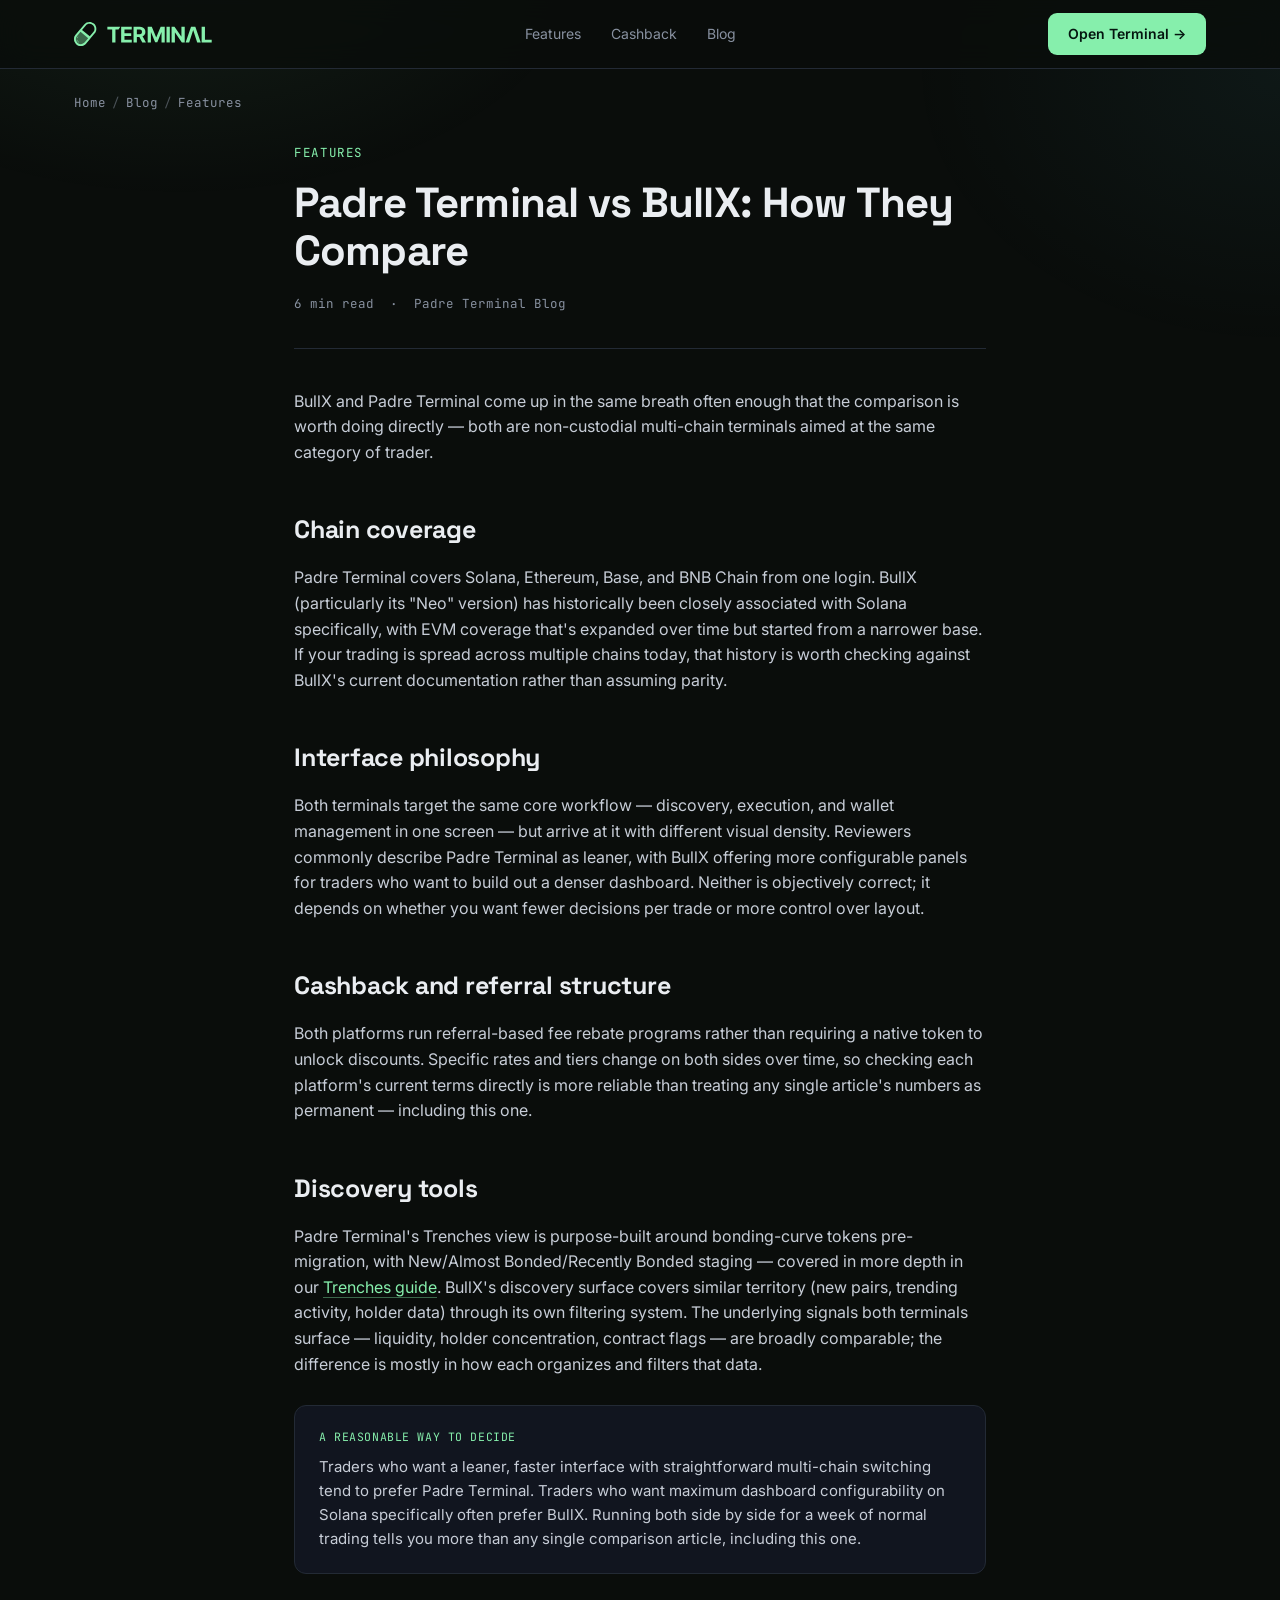
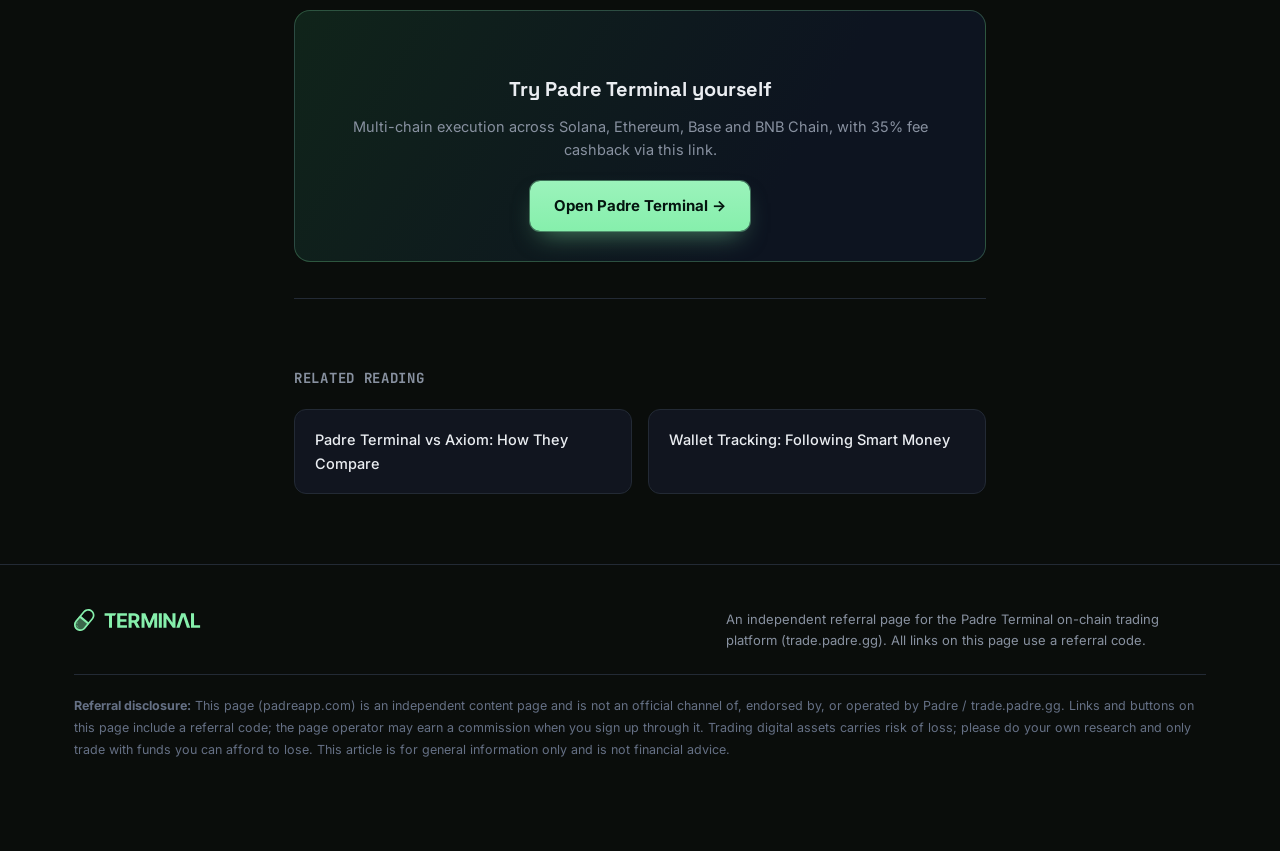
<file: blog/padre-terminal-vs-bullx.html>
<!DOCTYPE html>
<html lang="en">
<head>
<meta charset="UTF-8">
<meta name="viewport" content="width=device-width, initial-scale=1.0">
<title>Padre Terminal vs BullX: How the Two Trading Terminals Compare</title>
<meta name="description" content="An even-handed comparison of Padre Terminal and BullX covering chain coverage, interface density, cashback structure, and discovery tools.">
<link rel="canonical" href="https://padreapp.com/blog/padre-terminal-vs-bullx.html">
<meta property="og:title" content="Padre Terminal vs BullX: How They Compare">
<meta property="og:description" content="An even-handed comparison of Padre Terminal and BullX covering chain coverage, interface density, cashback structure, and discovery tools.">
<meta property="og:url" content="https://padreapp.com/blog/padre-terminal-vs-bullx.html">
<meta property="og:type" content="article">
<link rel="icon" href="/favicon.ico" sizes="any">
<link rel="icon" href="/favicon-48.png" sizes="48x48" type="image/png">
<link rel="icon" href="/favicon-96.png" type="image/png" sizes="96x96">
<link rel="icon" href="/icon-mark.svg" type="image/svg+xml">
<link rel="apple-touch-icon" href="/apple-touch-icon.png">
<link rel="manifest" href="/site.webmanifest">
<link rel="preconnect" href="https://fonts.googleapis.com">
<link rel="preconnect" href="https://fonts.gstatic.com" crossorigin>
<link href="https://fonts.googleapis.com/css2?family=Space+Grotesk:wght@500;600;700&family=Inter:wght@400;500;600;700&family=JetBrains+Mono:wght@400;500;600&display=swap" rel="stylesheet">
<link rel="stylesheet" href="/blog/styles.css">
<script type="application/ld+json">
{
  "@context": "https://schema.org",
  "@type": "Article",
  "headline": "Padre Terminal vs BullX: How They Compare",
  "description": "An even-handed comparison of Padre Terminal and BullX covering chain coverage, interface density, cashback structure, and discovery tools.",
  "author": {"@type": "Organization", "name": "Padre Terminal Blog"},
  "publisher": {"@type": "Organization", "name": "padreapp.com"},
  "mainEntityOfPage": "https://padreapp.com/blog/padre-terminal-vs-bullx.html"
}
</script>
</head>
<body>
<header>
  <div class="wrap">
    <nav>
      <a href="/" aria-label="Home" class="logo-img">
        <svg viewBox="0 0 460 80" fill="none" xmlns="http://www.w3.org/2000/svg" role="img" aria-label="Padre Terminal logo">
          <g clip-path="url(#clipNavArt)">
            <path d="M111.18 24.9642V15.8462H154.259L148.422 24.9642H138.201V68.1539H127.239V24.9642H111.18Z" fill="#86EFAC"/>
            <path d="M157.173 68.1539V15.8462H192.518V24.9642H168.264V37.4282H190.699V46.5463H168.264V59.0358H192.62V68.1539H157.173Z" fill="#86EFAC"/>
            <path d="M198.449 68.1539V15.8462H219.142C223.104 15.8462 226.485 16.5528 229.285 17.9661C232.103 19.3623 234.245 21.346 235.713 23.917C237.199 26.4711 237.942 29.4765 237.942 32.933C237.942 36.4065 237.191 39.3949 235.688 41.8978C234.186 44.3838 232.008 46.2909 229.157 47.619C226.322 48.9471 222.891 49.6112 218.861 49.6112H205.005V40.723H217.068C219.185 40.723 220.944 40.4335 222.344 39.8546C223.745 39.2756 224.786 38.4073 225.469 37.2494C226.169 36.0915 226.519 34.6528 226.519 32.933C226.519 31.1963 226.169 29.7319 225.469 28.54C224.786 27.3481 223.736 26.4456 222.319 25.8326C220.919 25.2026 219.151 24.8877 217.017 24.8877H209.538V68.1539H198.449ZM226.775 44.3498L239.811 68.1539H227.57L214.814 44.3498H226.775Z" fill="#86EFAC"/>
            <path d="M245.639 15.8462H259.316L273.762 50.9904H274.375L288.821 15.8462H302.498V68.1539H291.741V34.1079H291.305L277.731 67.8985H270.406L256.832 33.9802H256.397V68.1539H245.639V15.8462Z" fill="#86EFAC"/>
            <path d="M319.416 15.8462V68.1539H308.327V15.8462H319.416Z" fill="#86EFAC"/>
            <path d="M369.117 15.8462V68.1539H359.538L336.718 35.2317H336.334V68.1539H325.245V15.8462H334.977L357.618 48.7428H358.079V15.8462H369.117Z" fill="#86EFAC"/>
            <path d="M383.916 68.1539H372.032L390.14 15.8462H404.431L422.513 68.1539H410.629L397.489 27.7993H397.08L383.916 68.1539Z" fill="#86EFAC"/>
            <path d="M425.427 68.1539V15.8462H436.517V59.0358H459.005V68.1539H425.427Z" fill="#86EFAC"/>
            <path d="M19.7001 25.2716L54.8013 54.725L40.4621 71.8139C32.3288 81.5068 17.8777 82.7711 8.18477 74.6377C-1.50821 66.5044 -2.77252 52.0533 5.36086 42.3604L19.7001 25.2716Z" fill="#86EFAC" fill-opacity="0.4"/>
            <path d="M12.4455 49.9567C10.1821 53.4357 7.52669 61.7278 15.0121 67.0642" stroke="#86EFAC" stroke-width="1.8" stroke-linecap="round" stroke-dasharray="3.62 7.23 12.06 7.23"/>
            <path d="M66.3158 5.36013C76.0084 13.4933 77.273 27.9446 69.1404 37.6376L40.462 71.8151L40.0761 72.2641C31.8782 81.546 17.7253 82.6454 8.18383 74.6391L7.73629 74.2532C-1.54562 66.0552 -2.64564 51.9031 5.36064 42.3617L34.0391 8.18404C42.1725 -1.50815 56.623 -2.77263 66.3158 5.36013ZM21.6579 32.5119L10.0743 46.3169C4.12538 53.4064 5.0497 63.9764 12.139 69.9255C19.2287 75.8744 29.7994 74.9496 35.7483 67.8599L47.3319 54.0551L21.6579 32.5119ZM62.3606 10.0738C55.2711 4.12539 44.7016 5.05031 38.7527 12.1392L26.8169 26.3637L52.491 47.9068L64.4268 33.6823C70.3751 26.5927 69.4499 16.0226 62.3606 10.0738Z" fill="#86EFAC"/>
          </g>
          <defs><clipPath id="clipNavArt"><rect width="460" height="80" fill="white"/></clipPath></defs>
        </svg>
      </a>
      <div class="nav-links nav-mobile-hide">
        <a href="/#features">Features</a>
        <a href="/#cashback">Cashback</a>
        <a href="/blog/">Blog</a>
      </div>
      <div class="nav-right">
        <a class="nav-cta" href="/go/" target="_blank" rel="noopener sponsored">Open Terminal →</a>
        <button class="hamburger" id="menuBtn" aria-label="Open menu" aria-expanded="false">
          <svg viewBox="0 0 24 24" fill="none" stroke="currentColor" stroke-width="2" stroke-linecap="round"><path d="M4 7h16M4 12h16M4 17h16"/></svg>
        </button>
      </div>
    </nav>
    <div class="mobile-panel" id="mobilePanel">
      <a href="/">Home</a>
      <a href="/#features">Features</a>
      <a href="/#cashback">Cashback</a>
      <a href="/blog/">Blog</a>
    </div>
  </div>
</header><main><div class="wrap"><div class="crumb"><a href="/">Home</a><span>/</span><a href="/blog/">Blog</a><span>/</span>Features</div></div><div class="article-wrap"><div class="article-head">
      <div class="article-cat">FEATURES</div>
      <h1>Padre Terminal vs BullX: How They Compare</h1>
      <div class="article-meta"><span>6 min read</span><span>·</span><span>Padre Terminal Blog</span></div>
    </div><div class="prose">
<p>BullX and Padre Terminal come up in the same breath often enough that the comparison is worth doing directly — both are non-custodial multi-chain terminals aimed at the same category of trader.</p>

<h2>Chain coverage</h2>
<p>Padre Terminal covers Solana, Ethereum, Base, and BNB Chain from one login. BullX (particularly its "Neo" version) has historically been closely associated with Solana specifically, with EVM coverage that's expanded over time but started from a narrower base. If your trading is spread across multiple chains today, that history is worth checking against BullX's current documentation rather than assuming parity.</p>

<h2>Interface philosophy</h2>
<p>Both terminals target the same core workflow — discovery, execution, and wallet management in one screen — but arrive at it with different visual density. Reviewers commonly describe Padre Terminal as leaner, with BullX offering more configurable panels for traders who want to build out a denser dashboard. Neither is objectively correct; it depends on whether you want fewer decisions per trade or more control over layout.</p>

<h2>Cashback and referral structure</h2>
<p>Both platforms run referral-based fee rebate programs rather than requiring a native token to unlock discounts. Specific rates and tiers change on both sides over time, so checking each platform's current terms directly is more reliable than treating any single article's numbers as permanent — including this one.</p>

<h2>Discovery tools</h2>
<p>Padre Terminal's Trenches view is purpose-built around bonding-curve tokens pre-migration, with New/Almost Bonded/Recently Bonded staging — covered in more depth in our <a class="inline-link" href="/blog/trenches-explained.html">Trenches guide</a>. BullX's discovery surface covers similar territory (new pairs, trending activity, holder data) through its own filtering system. The underlying signals both terminals surface — liquidity, holder concentration, contract flags — are broadly comparable; the difference is mostly in how each organizes and filters that data.</p>

<div class="callout">
  <div class="lbl">A REASONABLE WAY TO DECIDE</div>
  <p>Traders who want a leaner, faster interface with straightforward multi-chain switching tend to prefer Padre Terminal. Traders who want maximum dashboard configurability on Solana specifically often prefer BullX. Running both side by side for a week of normal trading tells you more than any single comparison article, including this one.</p>
</div>

<div class="inline-cta">
  <h3>Try Padre Terminal yourself</h3>
  <p>Multi-chain execution across Solana, Ethereum, Base and BNB Chain, with 35% fee cashback via this link.</p>
  <a class="btn-primary" href="/go/" target="_blank" rel="noopener sponsored">Open Padre Terminal →</a>
</div>
<div class="related"><h3>RELATED READING</h3><div class="related-grid"><a href="/blog/padre-vs-axiom.html">Padre Terminal vs Axiom: How They Compare</a><a href="/blog/wallet-tracking-padre-terminal.html">Wallet Tracking: Following Smart Money</a></div></div></div></div></main><footer>
  <div class="wrap">
    <div class="foot-grid">
      <span class="logo-img" style="display:inline-block;">
        <svg viewBox="0 0 460 80" fill="none" xmlns="http://www.w3.org/2000/svg" role="img" aria-label="Padre Terminal logo" style="height:22px;width:auto;">
          <g clip-path="url(#clipFootArt)">
            <path d="M111.18 24.9642V15.8462H154.259L148.422 24.9642H138.201V68.1539H127.239V24.9642H111.18Z" fill="#86EFAC"/>
            <path d="M157.173 68.1539V15.8462H192.518V24.9642H168.264V37.4282H190.699V46.5463H168.264V59.0358H192.62V68.1539H157.173Z" fill="#86EFAC"/>
            <path d="M198.449 68.1539V15.8462H219.142C223.104 15.8462 226.485 16.5528 229.285 17.9661C232.103 19.3623 234.245 21.346 235.713 23.917C237.199 26.4711 237.942 29.4765 237.942 32.933C237.942 36.4065 237.191 39.3949 235.688 41.8978C234.186 44.3838 232.008 46.2909 229.157 47.619C226.322 48.9471 222.891 49.6112 218.861 49.6112H205.005V40.723H217.068C219.185 40.723 220.944 40.4335 222.344 39.8546C223.745 39.2756 224.786 38.4073 225.469 37.2494C226.169 36.0915 226.519 34.6528 226.519 32.933C226.519 31.1963 226.169 29.7319 225.469 28.54C224.786 27.3481 223.736 26.4456 222.319 25.8326C220.919 25.2026 219.151 24.8877 217.017 24.8877H209.538V68.1539H198.449ZM226.775 44.3498L239.811 68.1539H227.57L214.814 44.3498H226.775Z" fill="#86EFAC"/>
            <path d="M245.639 15.8462H259.316L273.762 50.9904H274.375L288.821 15.8462H302.498V68.1539H291.741V34.1079H291.305L277.731 67.8985H270.406L256.832 33.9802H256.397V68.1539H245.639V15.8462Z" fill="#86EFAC"/>
            <path d="M319.416 15.8462V68.1539H308.327V15.8462H319.416Z" fill="#86EFAC"/>
            <path d="M369.117 15.8462V68.1539H359.538L336.718 35.2317H336.334V68.1539H325.245V15.8462H334.977L357.618 48.7428H358.079V15.8462H369.117Z" fill="#86EFAC"/>
            <path d="M383.916 68.1539H372.032L390.14 15.8462H404.431L422.513 68.1539H410.629L397.489 27.7993H397.08L383.916 68.1539Z" fill="#86EFAC"/>
            <path d="M425.427 68.1539V15.8462H436.517V59.0358H459.005V68.1539H425.427Z" fill="#86EFAC"/>
            <path d="M19.7001 25.2716L54.8013 54.725L40.4621 71.8139C32.3288 81.5068 17.8777 82.7711 8.18477 74.6377C-1.50821 66.5044 -2.77252 52.0533 5.36086 42.3604L19.7001 25.2716Z" fill="#86EFAC" fill-opacity="0.4"/>
            <path d="M12.4455 49.9567C10.1821 53.4357 7.52669 61.7278 15.0121 67.0642" stroke="#86EFAC" stroke-width="1.8" stroke-linecap="round" stroke-dasharray="3.62 7.23 12.06 7.23"/>
            <path d="M66.3158 5.36013C76.0084 13.4933 77.273 27.9446 69.1404 37.6376L40.462 71.8151L40.0761 72.2641C31.8782 81.546 17.7253 82.6454 8.18383 74.6391L7.73629 74.2532C-1.54562 66.0552 -2.64564 51.9031 5.36064 42.3617L34.0391 8.18404C42.1725 -1.50815 56.623 -2.77263 66.3158 5.36013ZM21.6579 32.5119L10.0743 46.3169C4.12538 53.4064 5.0497 63.9764 12.139 69.9255C19.2287 75.8744 29.7994 74.9496 35.7483 67.8599L47.3319 54.0551L21.6579 32.5119ZM62.3606 10.0738C55.2711 4.12539 44.7016 5.05031 38.7527 12.1392L26.8169 26.3637L52.491 47.9068L64.4268 33.6823C70.3751 26.5927 69.4499 16.0226 62.3606 10.0738Z" fill="#86EFAC"/></g>
          <defs><clipPath id="clipFootArt"><rect width="460" height="80" fill="white"/></clipPath></defs>
        </svg>
      </span>
      <div style="max-width:480px;">An independent referral page for the Padre Terminal on-chain trading platform (trade.padre.gg). All links on this page use a referral code.</div>
    </div>
    <div class="disclaimer">
      <strong>Referral disclosure:</strong> This page (padreapp.com) is an independent content page and is not an official channel of, endorsed by, or operated by Padre / trade.padre.gg. Links and buttons on this page include a referral code; the page operator may earn a commission when you sign up through it. Trading digital assets carries risk of loss; please do your own research and only trade with funds you can afford to lose. This article is for general information only and is not financial advice.
    </div>
  </div>
</footer>

<script>
(function(){
  var btn = document.getElementById('menuBtn');
  var panel = document.getElementById('mobilePanel');
  if(!btn || !panel) return;
  btn.addEventListener('click', function(){
    var isOpen = panel.classList.toggle('open');
    btn.classList.toggle('open', isOpen);
    btn.setAttribute('aria-expanded', isOpen ? 'true' : 'false');
  });
  panel.querySelectorAll('a').forEach(function(a){
    a.addEventListener('click', function(){
      panel.classList.remove('open');
      btn.classList.remove('open');
      btn.setAttribute('aria-expanded', 'false');
    });
  });
})();
</script>
</body>
</html>
</file>
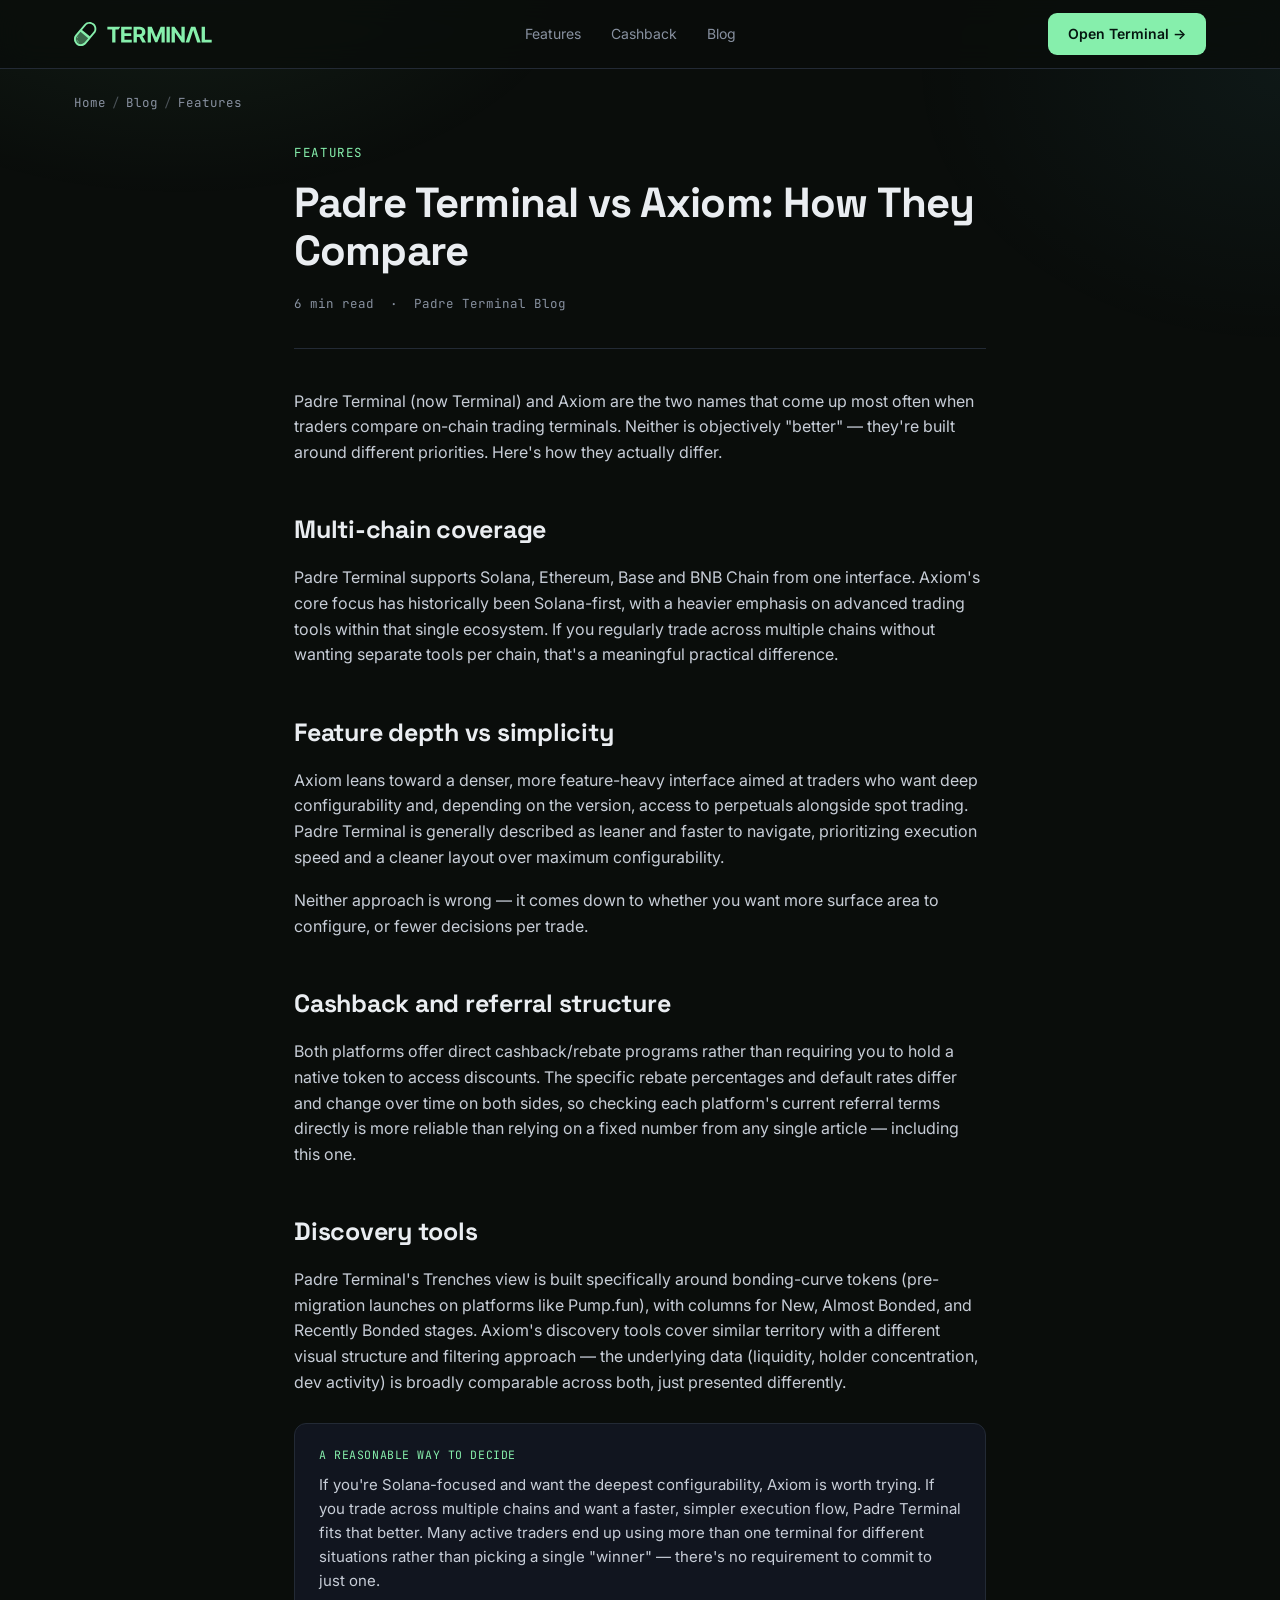
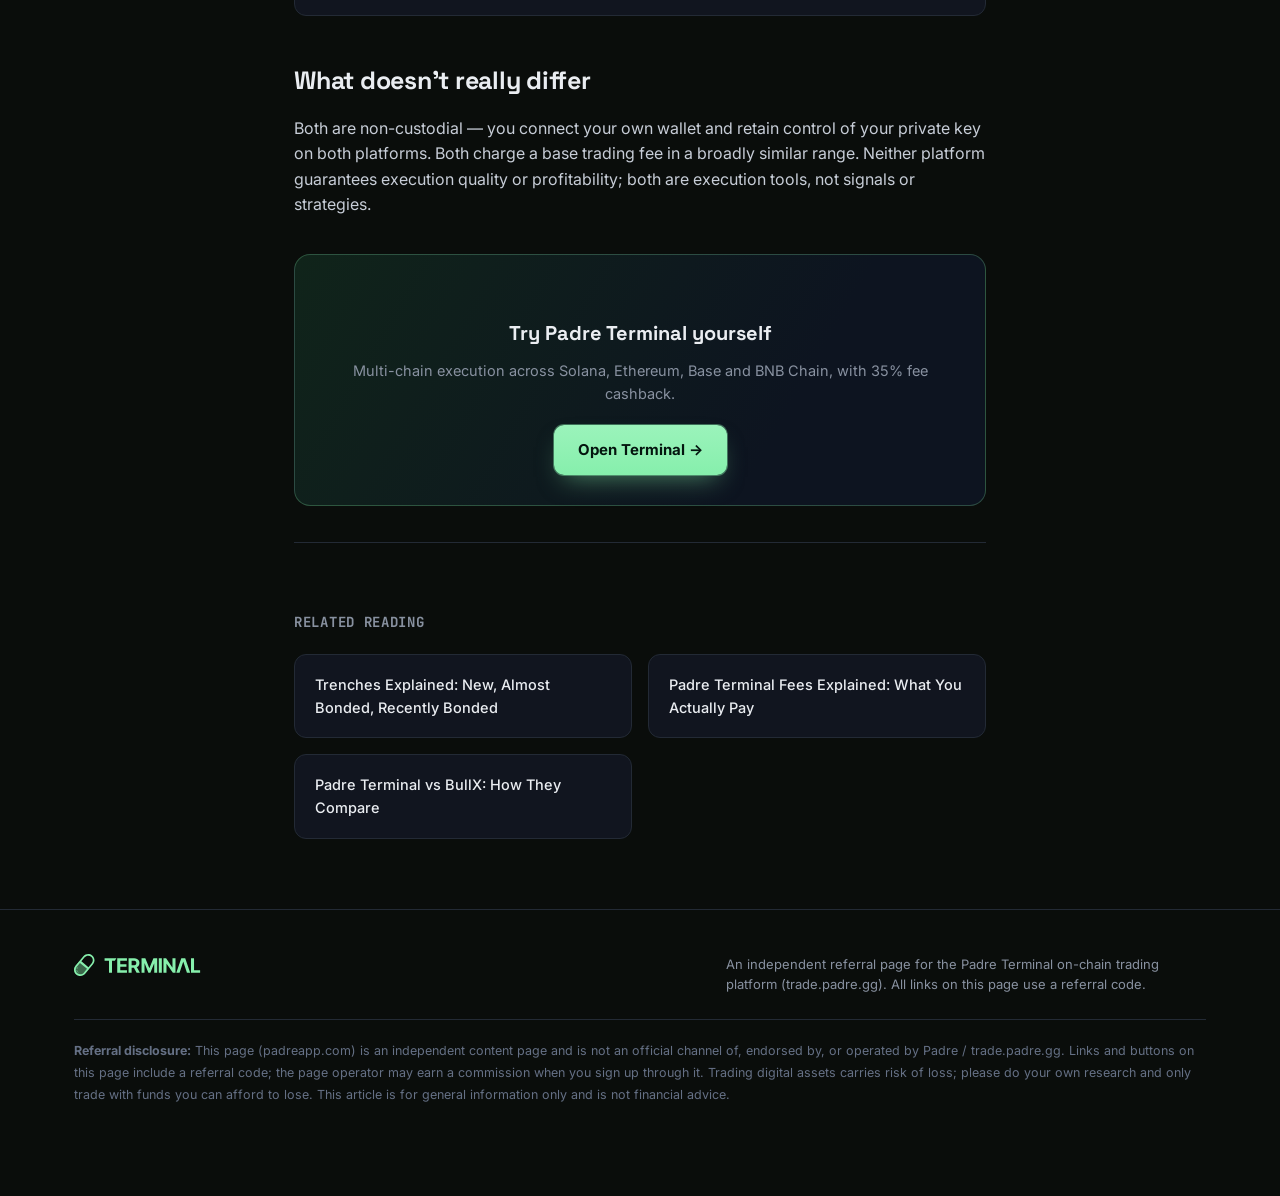
<file: blog/padre-vs-axiom.html>
<!DOCTYPE html>
<html lang="en">
<head>
<meta charset="UTF-8">
<meta name="viewport" content="width=device-width, initial-scale=1.0">
<title>Padre Terminal vs Axiom: How the Two Trading Terminals Compare</title>
<meta name="description" content="An even-handed comparison of Padre Terminal and Axiom covering multi-chain support, interface depth, cashback structure, and discovery tools.">
<link rel="canonical" href="https://padreapp.com/blog/padre-vs-axiom.html">
<meta property="og:title" content="Padre Terminal vs Axiom: How They Compare">
<meta property="og:description" content="An even-handed comparison of Padre Terminal and Axiom covering multi-chain support, interface depth, cashback structure, and discovery tools.">
<meta property="og:url" content="https://padreapp.com/blog/padre-vs-axiom.html">
<meta property="og:type" content="article">
<link rel="icon" href="/favicon.ico" sizes="any">
<link rel="icon" href="/favicon-48.png" sizes="48x48" type="image/png">
<link rel="icon" href="/favicon-96.png" type="image/png" sizes="96x96">
<link rel="icon" href="/icon-mark.svg" type="image/svg+xml">
<link rel="apple-touch-icon" href="/apple-touch-icon.png">
<link rel="manifest" href="/site.webmanifest">
<link rel="preconnect" href="https://fonts.googleapis.com">
<link rel="preconnect" href="https://fonts.gstatic.com" crossorigin>
<link href="https://fonts.googleapis.com/css2?family=Space+Grotesk:wght@500;600;700&family=Inter:wght@400;500;600;700&family=JetBrains+Mono:wght@400;500;600&display=swap" rel="stylesheet">
<link rel="stylesheet" href="/blog/styles.css">
<script type="application/ld+json">
{
  "@context": "https://schema.org",
  "@type": "Article",
  "headline": "Padre Terminal vs Axiom: How They Compare",
  "description": "An even-handed comparison of Padre Terminal and Axiom covering multi-chain support, interface depth, cashback structure, and discovery tools.",
  "author": {"@type": "Organization", "name": "Padre Terminal Blog"},
  "publisher": {"@type": "Organization", "name": "padreapp.com"},
  "mainEntityOfPage": "https://padreapp.com/blog/padre-vs-axiom.html"
}
</script>
</head>
<body>
<header>
  <div class="wrap">
    <nav>
      <a href="/" aria-label="Home" class="logo-img">
        <svg viewBox="0 0 460 80" fill="none" xmlns="http://www.w3.org/2000/svg" role="img" aria-label="Padre Terminal logo">
          <g clip-path="url(#clipNavArt)">
            <path d="M111.18 24.9642V15.8462H154.259L148.422 24.9642H138.201V68.1539H127.239V24.9642H111.18Z" fill="#86EFAC"/>
            <path d="M157.173 68.1539V15.8462H192.518V24.9642H168.264V37.4282H190.699V46.5463H168.264V59.0358H192.62V68.1539H157.173Z" fill="#86EFAC"/>
            <path d="M198.449 68.1539V15.8462H219.142C223.104 15.8462 226.485 16.5528 229.285 17.9661C232.103 19.3623 234.245 21.346 235.713 23.917C237.199 26.4711 237.942 29.4765 237.942 32.933C237.942 36.4065 237.191 39.3949 235.688 41.8978C234.186 44.3838 232.008 46.2909 229.157 47.619C226.322 48.9471 222.891 49.6112 218.861 49.6112H205.005V40.723H217.068C219.185 40.723 220.944 40.4335 222.344 39.8546C223.745 39.2756 224.786 38.4073 225.469 37.2494C226.169 36.0915 226.519 34.6528 226.519 32.933C226.519 31.1963 226.169 29.7319 225.469 28.54C224.786 27.3481 223.736 26.4456 222.319 25.8326C220.919 25.2026 219.151 24.8877 217.017 24.8877H209.538V68.1539H198.449ZM226.775 44.3498L239.811 68.1539H227.57L214.814 44.3498H226.775Z" fill="#86EFAC"/>
            <path d="M245.639 15.8462H259.316L273.762 50.9904H274.375L288.821 15.8462H302.498V68.1539H291.741V34.1079H291.305L277.731 67.8985H270.406L256.832 33.9802H256.397V68.1539H245.639V15.8462Z" fill="#86EFAC"/>
            <path d="M319.416 15.8462V68.1539H308.327V15.8462H319.416Z" fill="#86EFAC"/>
            <path d="M369.117 15.8462V68.1539H359.538L336.718 35.2317H336.334V68.1539H325.245V15.8462H334.977L357.618 48.7428H358.079V15.8462H369.117Z" fill="#86EFAC"/>
            <path d="M383.916 68.1539H372.032L390.14 15.8462H404.431L422.513 68.1539H410.629L397.489 27.7993H397.08L383.916 68.1539Z" fill="#86EFAC"/>
            <path d="M425.427 68.1539V15.8462H436.517V59.0358H459.005V68.1539H425.427Z" fill="#86EFAC"/>
            <path d="M19.7001 25.2716L54.8013 54.725L40.4621 71.8139C32.3288 81.5068 17.8777 82.7711 8.18477 74.6377C-1.50821 66.5044 -2.77252 52.0533 5.36086 42.3604L19.7001 25.2716Z" fill="#86EFAC" fill-opacity="0.4"/>
            <path d="M12.4455 49.9567C10.1821 53.4357 7.52669 61.7278 15.0121 67.0642" stroke="#86EFAC" stroke-width="1.8" stroke-linecap="round" stroke-dasharray="3.62 7.23 12.06 7.23"/>
            <path d="M66.3158 5.36013C76.0084 13.4933 77.273 27.9446 69.1404 37.6376L40.462 71.8151L40.0761 72.2641C31.8782 81.546 17.7253 82.6454 8.18383 74.6391L7.73629 74.2532C-1.54562 66.0552 -2.64564 51.9031 5.36064 42.3617L34.0391 8.18404C42.1725 -1.50815 56.623 -2.77263 66.3158 5.36013ZM21.6579 32.5119L10.0743 46.3169C4.12538 53.4064 5.0497 63.9764 12.139 69.9255C19.2287 75.8744 29.7994 74.9496 35.7483 67.8599L47.3319 54.0551L21.6579 32.5119ZM62.3606 10.0738C55.2711 4.12539 44.7016 5.05031 38.7527 12.1392L26.8169 26.3637L52.491 47.9068L64.4268 33.6823C70.3751 26.5927 69.4499 16.0226 62.3606 10.0738Z" fill="#86EFAC"/>
          </g>
          <defs><clipPath id="clipNavArt"><rect width="460" height="80" fill="white"/></clipPath></defs>
        </svg>
      </a>
      <div class="nav-links nav-mobile-hide">
        <a href="/#features">Features</a>
        <a href="/#cashback">Cashback</a>
        <a href="/blog/">Blog</a>
      </div>
      <div class="nav-right">
        <a class="nav-cta" href="/go/" target="_blank" rel="noopener sponsored">Open Terminal →</a>
        <button class="hamburger" id="menuBtn" aria-label="Open menu" aria-expanded="false">
          <svg viewBox="0 0 24 24" fill="none" stroke="currentColor" stroke-width="2" stroke-linecap="round"><path d="M4 7h16M4 12h16M4 17h16"/></svg>
        </button>
      </div>
    </nav>
    <div class="mobile-panel" id="mobilePanel">
      <a href="/">Home</a>
      <a href="/#features">Features</a>
      <a href="/#cashback">Cashback</a>
      <a href="/blog/">Blog</a>
    </div>
  </div>
</header><main><div class="wrap"><div class="crumb"><a href="/">Home</a><span>/</span><a href="/blog/">Blog</a><span>/</span>Features</div></div><div class="article-wrap"><div class="article-head">
      <div class="article-cat">FEATURES</div>
      <h1>Padre Terminal vs Axiom: How They Compare</h1>
      <div class="article-meta"><span>6 min read</span><span>·</span><span>Padre Terminal Blog</span></div>
    </div><div class="prose">
<p>Padre Terminal (now Terminal) and Axiom are the two names that come up most often when traders compare on-chain trading terminals. Neither is objectively "better" — they're built around different priorities. Here's how they actually differ.</p>

<h2>Multi-chain coverage</h2>
<p>Padre Terminal supports Solana, Ethereum, Base and BNB Chain from one interface. Axiom's core focus has historically been Solana-first, with a heavier emphasis on advanced trading tools within that single ecosystem. If you regularly trade across multiple chains without wanting separate tools per chain, that's a meaningful practical difference.</p>

<h2>Feature depth vs simplicity</h2>
<p>Axiom leans toward a denser, more feature-heavy interface aimed at traders who want deep configurability and, depending on the version, access to perpetuals alongside spot trading. Padre Terminal is generally described as leaner and faster to navigate, prioritizing execution speed and a cleaner layout over maximum configurability.</p>
<p>Neither approach is wrong — it comes down to whether you want more surface area to configure, or fewer decisions per trade.</p>

<h2>Cashback and referral structure</h2>
<p>Both platforms offer direct cashback/rebate programs rather than requiring you to hold a native token to access discounts. The specific rebate percentages and default rates differ and change over time on both sides, so checking each platform's current referral terms directly is more reliable than relying on a fixed number from any single article — including this one.</p>

<h2>Discovery tools</h2>
<p>Padre Terminal's Trenches view is built specifically around bonding-curve tokens (pre-migration launches on platforms like Pump.fun), with columns for New, Almost Bonded, and Recently Bonded stages. Axiom's discovery tools cover similar territory with a different visual structure and filtering approach — the underlying data (liquidity, holder concentration, dev activity) is broadly comparable across both, just presented differently.</p>

<div class="callout">
  <div class="lbl">A REASONABLE WAY TO DECIDE</div>
  <p>If you're Solana-focused and want the deepest configurability, Axiom is worth trying. If you trade across multiple chains and want a faster, simpler execution flow, Padre Terminal fits that better. Many active traders end up using more than one terminal for different situations rather than picking a single "winner" — there's no requirement to commit to just one.</p>
</div>

<h2>What doesn't really differ</h2>
<p>Both are non-custodial — you connect your own wallet and retain control of your private key on both platforms. Both charge a base trading fee in a broadly similar range. Neither platform guarantees execution quality or profitability; both are execution tools, not signals or strategies.</p>

<div class="inline-cta">
  <h3>Try Padre Terminal yourself</h3>
  <p>Multi-chain execution across Solana, Ethereum, Base and BNB Chain, with 35% fee cashback.</p>
  <a class="btn-primary" href="/go/" target="_blank" rel="noopener sponsored">Open Terminal →</a>
</div>
<div class="related"><h3>RELATED READING</h3><div class="related-grid"><a href="/blog/trenches-explained.html">Trenches Explained: New, Almost Bonded, Recently Bonded</a><a href="/blog/padre-terminal-fees-explained.html">Padre Terminal Fees Explained: What You Actually Pay</a><a href="/blog/padre-terminal-vs-bullx.html">Padre Terminal vs BullX: How They Compare</a></div></div></div></div></main><footer>
  <div class="wrap">
    <div class="foot-grid">
      <span class="logo-img" style="display:inline-block;">
        <svg viewBox="0 0 460 80" fill="none" xmlns="http://www.w3.org/2000/svg" role="img" aria-label="Padre Terminal logo" style="height:22px;width:auto;">
          <g clip-path="url(#clipFootArt)">
            <path d="M111.18 24.9642V15.8462H154.259L148.422 24.9642H138.201V68.1539H127.239V24.9642H111.18Z" fill="#86EFAC"/>
            <path d="M157.173 68.1539V15.8462H192.518V24.9642H168.264V37.4282H190.699V46.5463H168.264V59.0358H192.62V68.1539H157.173Z" fill="#86EFAC"/>
            <path d="M198.449 68.1539V15.8462H219.142C223.104 15.8462 226.485 16.5528 229.285 17.9661C232.103 19.3623 234.245 21.346 235.713 23.917C237.199 26.4711 237.942 29.4765 237.942 32.933C237.942 36.4065 237.191 39.3949 235.688 41.8978C234.186 44.3838 232.008 46.2909 229.157 47.619C226.322 48.9471 222.891 49.6112 218.861 49.6112H205.005V40.723H217.068C219.185 40.723 220.944 40.4335 222.344 39.8546C223.745 39.2756 224.786 38.4073 225.469 37.2494C226.169 36.0915 226.519 34.6528 226.519 32.933C226.519 31.1963 226.169 29.7319 225.469 28.54C224.786 27.3481 223.736 26.4456 222.319 25.8326C220.919 25.2026 219.151 24.8877 217.017 24.8877H209.538V68.1539H198.449ZM226.775 44.3498L239.811 68.1539H227.57L214.814 44.3498H226.775Z" fill="#86EFAC"/>
            <path d="M245.639 15.8462H259.316L273.762 50.9904H274.375L288.821 15.8462H302.498V68.1539H291.741V34.1079H291.305L277.731 67.8985H270.406L256.832 33.9802H256.397V68.1539H245.639V15.8462Z" fill="#86EFAC"/>
            <path d="M319.416 15.8462V68.1539H308.327V15.8462H319.416Z" fill="#86EFAC"/>
            <path d="M369.117 15.8462V68.1539H359.538L336.718 35.2317H336.334V68.1539H325.245V15.8462H334.977L357.618 48.7428H358.079V15.8462H369.117Z" fill="#86EFAC"/>
            <path d="M383.916 68.1539H372.032L390.14 15.8462H404.431L422.513 68.1539H410.629L397.489 27.7993H397.08L383.916 68.1539Z" fill="#86EFAC"/>
            <path d="M425.427 68.1539V15.8462H436.517V59.0358H459.005V68.1539H425.427Z" fill="#86EFAC"/>
            <path d="M19.7001 25.2716L54.8013 54.725L40.4621 71.8139C32.3288 81.5068 17.8777 82.7711 8.18477 74.6377C-1.50821 66.5044 -2.77252 52.0533 5.36086 42.3604L19.7001 25.2716Z" fill="#86EFAC" fill-opacity="0.4"/>
            <path d="M12.4455 49.9567C10.1821 53.4357 7.52669 61.7278 15.0121 67.0642" stroke="#86EFAC" stroke-width="1.8" stroke-linecap="round" stroke-dasharray="3.62 7.23 12.06 7.23"/>
            <path d="M66.3158 5.36013C76.0084 13.4933 77.273 27.9446 69.1404 37.6376L40.462 71.8151L40.0761 72.2641C31.8782 81.546 17.7253 82.6454 8.18383 74.6391L7.73629 74.2532C-1.54562 66.0552 -2.64564 51.9031 5.36064 42.3617L34.0391 8.18404C42.1725 -1.50815 56.623 -2.77263 66.3158 5.36013ZM21.6579 32.5119L10.0743 46.3169C4.12538 53.4064 5.0497 63.9764 12.139 69.9255C19.2287 75.8744 29.7994 74.9496 35.7483 67.8599L47.3319 54.0551L21.6579 32.5119ZM62.3606 10.0738C55.2711 4.12539 44.7016 5.05031 38.7527 12.1392L26.8169 26.3637L52.491 47.9068L64.4268 33.6823C70.3751 26.5927 69.4499 16.0226 62.3606 10.0738Z" fill="#86EFAC"/></g>
          <defs><clipPath id="clipFootArt"><rect width="460" height="80" fill="white"/></clipPath></defs>
        </svg>
      </span>
      <div style="max-width:480px;">An independent referral page for the Padre Terminal on-chain trading platform (trade.padre.gg). All links on this page use a referral code.</div>
    </div>
    <div class="disclaimer">
      <strong>Referral disclosure:</strong> This page (padreapp.com) is an independent content page and is not an official channel of, endorsed by, or operated by Padre / trade.padre.gg. Links and buttons on this page include a referral code; the page operator may earn a commission when you sign up through it. Trading digital assets carries risk of loss; please do your own research and only trade with funds you can afford to lose. This article is for general information only and is not financial advice.
    </div>
  </div>
</footer>
<script>
(function(){
  var btn = document.getElementById('menuBtn');
  var panel = document.getElementById('mobilePanel');
  if(!btn || !panel) return;
  btn.addEventListener('click', function(){
    var isOpen = panel.classList.toggle('open');
    btn.classList.toggle('open', isOpen);
    btn.setAttribute('aria-expanded', isOpen ? 'true' : 'false');
  });
  panel.querySelectorAll('a').forEach(function(a){
    a.addEventListener('click', function(){
      panel.classList.remove('open');
      btn.classList.remove('open');
      btn.setAttribute('aria-expanded', 'false');
    });
  });
})();
</script>
</body>
</html>
</file>
<file: blog/styles.css>
:root{
  --bg:#0A0D0B;
  --panel:#11151F;
  --panel-2:#151A25;
  --line:#232A35;
  --text:#EAEDF1;
  --muted:#8891A0;
  --up:#86EFAC;
  --down:#FB7185;
  --accent:#67E8F9;
  --up-dim: rgba(134,239,172,0.12);
  --radius:14px;
  --maxw:1180px;
  --maxw-article:740px;
}
*{box-sizing:border-box; margin:0; padding:0;}
html{scroll-behavior:smooth;}
body{
  background:var(--bg);
  color:var(--text);
  font-family:'Inter',sans-serif;
  line-height:1.6;
  -webkit-font-smoothing:antialiased;
  position:relative;
}
body::before{
  content:""; position:fixed; inset:0; z-index:-1; pointer-events:none;
  background:
    radial-gradient(700px 420px at 14% -6%, rgba(134,239,172,0.08), transparent 60%),
    radial-gradient(620px 460px at 100% 8%, rgba(103,232,249,0.05), transparent 60%);
}
h1,h2,h3,.mono{font-family:'Space Grotesk',sans-serif;}
.num,code{font-family:'JetBrains Mono',monospace;}
a{color:inherit; text-decoration:none;}
img{max-width:100%; display:block;}
.wrap{max-width:var(--maxw); margin:0 auto; padding:0 24px;}
::selection{background:var(--up); color:#04150F;}

/* nav */
header{position:sticky; top:0; z-index:50; background:rgba(10,13,11,0.85); backdrop-filter:blur(14px); border-bottom:1px solid var(--line);}
nav{display:flex; align-items:center; justify-content:space-between; height:68px;}
.logo-img{height:24px; width:auto; line-height:0;}
.logo-img svg{height:24px; width:auto; display:block;}
.nav-links{display:flex; gap:30px; font-size:14px; color:var(--muted);}
.nav-links a:hover{color:var(--text);}
.nav-cta{background:var(--up); color:#04150F; font-weight:600; font-size:14px; padding:10px 20px; border-radius:9px; white-space:nowrap;}
.nav-mobile-hide{display:flex;}
@media(max-width:780px){ .nav-mobile-hide{display:none;} }

.nav-right{display:flex; align-items:center; gap:10px;}
.hamburger{
  display:none; align-items:center; justify-content:center; flex-shrink:0;
  width:38px; height:38px; border-radius:8px; border:1px solid var(--line);
  background:transparent; color:var(--text); cursor:pointer; padding:0;
}
.hamburger svg{width:18px; height:18px;}
.hamburger.open{border-color:var(--up); color:var(--up);}
@media(max-width:780px){ .hamburger{display:flex;} }

.mobile-panel{display:none; flex-direction:column; padding:6px 0 16px; border-top:1px solid var(--line);}
.mobile-panel.open{display:flex;}
.mobile-panel a{padding:13px 4px; font-size:15px; color:var(--muted); border-bottom:1px solid var(--line);}
.mobile-panel a:last-child{border-bottom:none;}
.mobile-panel a:hover{color:var(--up);}

@media(max-width:480px){
  .wrap{padding:0 16px;}
  nav{height:60px;}
  .logo-img, .logo-img svg{height:18px;}
  .nav-right{gap:6px;}
  .nav-cta{padding:8px 12px; font-size:12.5px;}
  .hamburger{width:32px; height:32px;}
  .hamburger svg{width:16px; height:16px;}
}

/* breadcrumb */
.crumb{font-family:'JetBrains Mono',monospace; font-size:12.5px; color:var(--muted); padding:24px 0 0;}
.crumb a:hover{color:var(--up);}
.crumb span{margin:0 6px; opacity:0.5;}

/* blog hub */
.blog-hero{padding:36px 0 44px;}
.blog-hero h1{font-size:clamp(30px,4.4vw,46px); letter-spacing:-0.02em; margin-bottom:14px;}
.blog-hero p{color:var(--muted); font-size:16.5px; max-width:560px;}

.tag-row{display:flex; gap:10px; flex-wrap:wrap; margin:28px 0 8px;}
.tag-pill{
  font-family:'JetBrains Mono',monospace; font-size:12.5px; color:var(--muted);
  border:1px solid var(--line); padding:7px 14px; border-radius:100px; background:var(--panel);
  transition:border-color .15s ease, color .15s ease;
}
.tag-pill:hover, .tag-pill.active{border-color:var(--up); color:var(--up);}

.post-grid{display:grid; grid-template-columns:repeat(2,1fr); gap:1px; background:var(--line); border:1px solid var(--line); border-radius:var(--radius); overflow:hidden; margin:32px 0 80px;}
@media(max-width:760px){ .post-grid{grid-template-columns:1fr;} }
.post-card{background:var(--panel); padding:30px 28px; display:flex; flex-direction:column; gap:14px; transition:background .2s ease;}
.post-card:hover{background:var(--panel-2);}
.post-card .cat{font-family:'JetBrains Mono',monospace; font-size:11.5px; color:var(--up); letter-spacing:0.05em;}
.post-card h2{font-size:19px; font-weight:600; line-height:1.3;}
.post-card p{color:var(--muted); font-size:14.5px;}
.post-card .meta{font-family:'JetBrains Mono',monospace; font-size:12px; color:var(--muted); margin-top:auto; padding-top:6px; border-top:1px solid var(--line);}
.post-card.featured{grid-column:1/-1; display:grid; grid-template-columns:1.3fr 1fr; gap:28px; align-items:center; padding:38px;}
@media(max-width:760px){ .post-card.featured{grid-template-columns:1fr;} }
.post-card.featured h2{font-size:26px;}

/* article */
.article-wrap{max-width:var(--maxw-article); margin:0 auto; padding:0 24px;}
.article-head{padding:30px 0 34px; border-bottom:1px solid var(--line); margin-bottom:40px;}
.article-cat{font-family:'JetBrains Mono',monospace; font-size:12.5px; color:var(--up); letter-spacing:0.05em; margin-bottom:16px;}
.article-head h1{font-size:clamp(28px,4.4vw,42px); letter-spacing:-0.02em; line-height:1.15; margin-bottom:18px;}
.article-meta{display:flex; gap:16px; flex-wrap:wrap; font-family:'JetBrains Mono',monospace; font-size:12.5px; color:var(--muted);}

.prose{padding-bottom:70px;}
.prose h2{font-size:25px; margin:44px 0 16px; letter-spacing:-0.01em;}
.prose h3{font-size:19px; margin:32px 0 12px;}
.prose p{color:#C7CDD7; font-size:16px; margin-bottom:18px;}
.prose ul,.prose ol{color:#C7CDD7; font-size:16px; margin:0 0 20px 22px;}
.prose li{margin-bottom:8px;}
.prose strong{color:var(--text);}
.prose a.inline-link{color:var(--up); border-bottom:1px solid rgba(134,239,172,0.4);}
.prose blockquote{
  border-left:3px solid var(--up); padding:4px 20px; margin:24px 0; color:var(--muted); font-size:15.5px;
}
.callout{
  background:var(--panel); border:1px solid var(--line); border-radius:12px; padding:22px 24px; margin:28px 0;
}
.callout .lbl{font-family:'JetBrains Mono',monospace; font-size:11.5px; color:var(--up); letter-spacing:0.05em; margin-bottom:8px;}
.callout p{margin-bottom:0; font-size:15px;}
.inline-cta{
  background:linear-gradient(120deg, #10241a, #0d1420 70%); border:1px solid rgba(134,239,172,0.25);
  border-radius:16px; padding:30px 28px; margin:36px 0; text-align:center;
}
.inline-cta h3{margin-bottom:10px; font-size:20px;}
.inline-cta p{color:var(--muted); font-size:14.5px; margin-bottom:20px;}
.btn-primary{
  display:inline-flex; align-items:center; gap:8px;
  background:linear-gradient(180deg, #9BF3BB, var(--up)); color:#04150F; font-weight:700; font-size:15px;
  padding:13px 24px; border-radius:10px;
  box-shadow:0 0 0 1px rgba(134,239,172,0.4), 0 12px 26px -10px rgba(134,239,172,0.5);
}

.related{border-top:1px solid var(--line); padding-top:36px; margin-top:20px;}
.related h3{font-size:14px; font-family:'JetBrains Mono',monospace; color:var(--muted); letter-spacing:0.05em; margin-bottom:20px;}
.related-grid{display:grid; grid-template-columns:repeat(2,1fr); gap:16px;}
@media(max-width:600px){ .related-grid{grid-template-columns:1fr;} }
.related-grid a{background:var(--panel); border:1px solid var(--line); border-radius:12px; padding:18px 20px; font-size:14.5px; font-weight:500; transition:border-color .15s ease;}
.related-grid a:hover{border-color:var(--up);}

footer{border-top:1px solid var(--line); padding:44px 0 90px; color:var(--muted); font-size:13px;}
footer .foot-grid{display:flex; justify-content:space-between; flex-wrap:wrap; gap:20px; margin-bottom:24px; align-items:flex-start;}
.disclaimer{border-top:1px solid var(--line); padding-top:20px; font-size:12.5px; line-height:1.75; color:#657085;}
</file>
